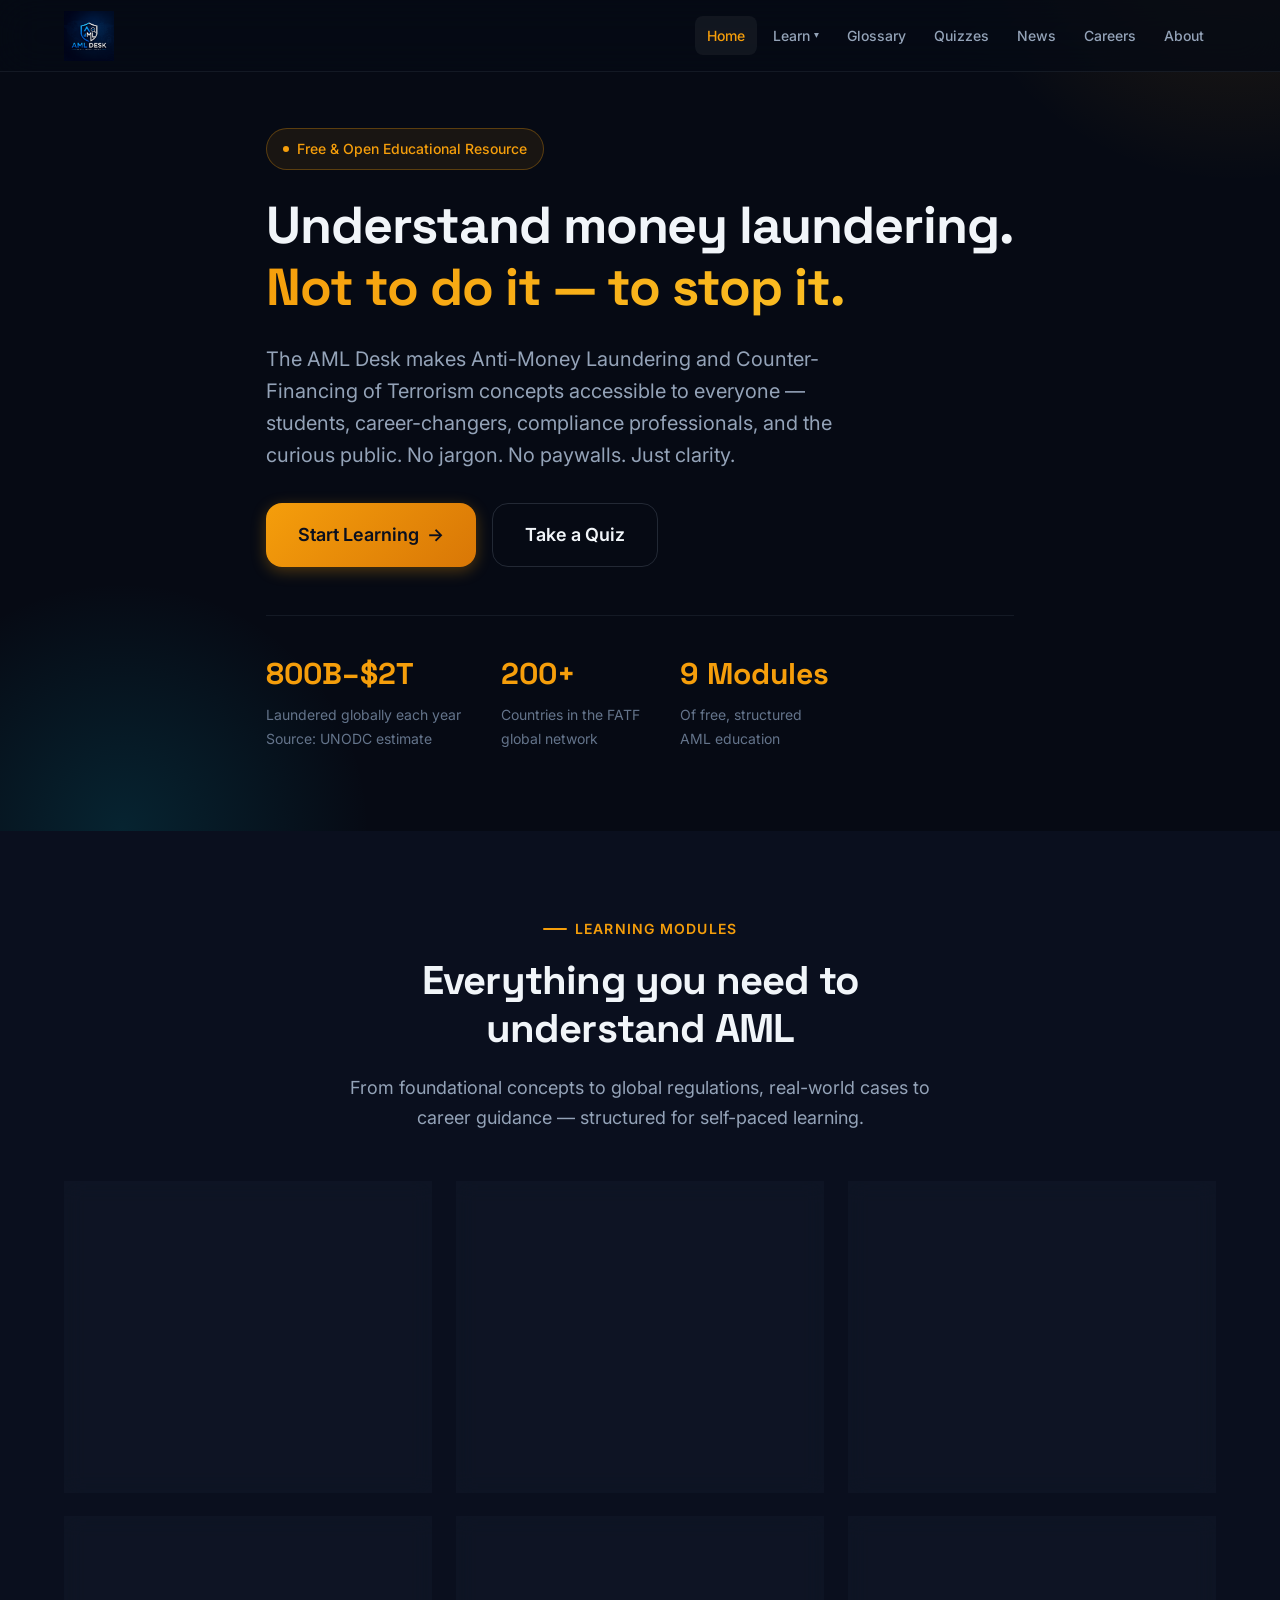
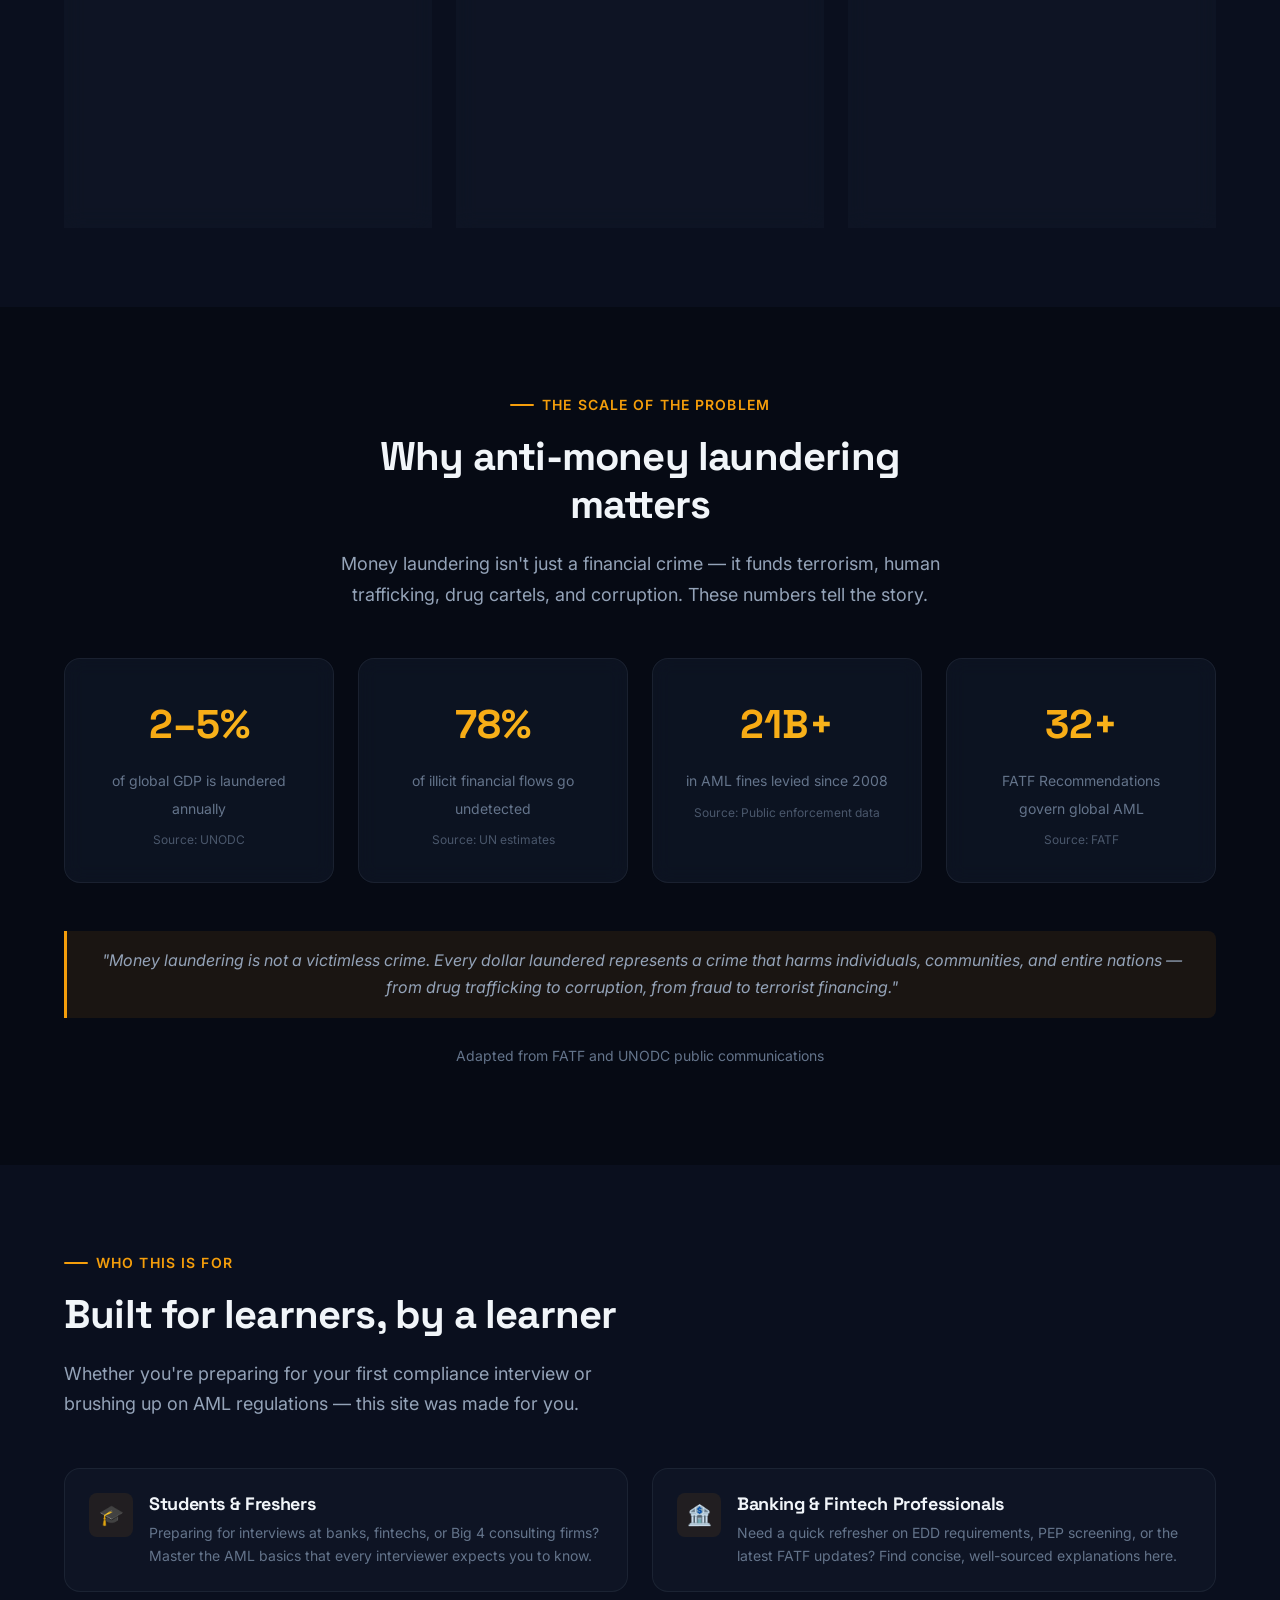
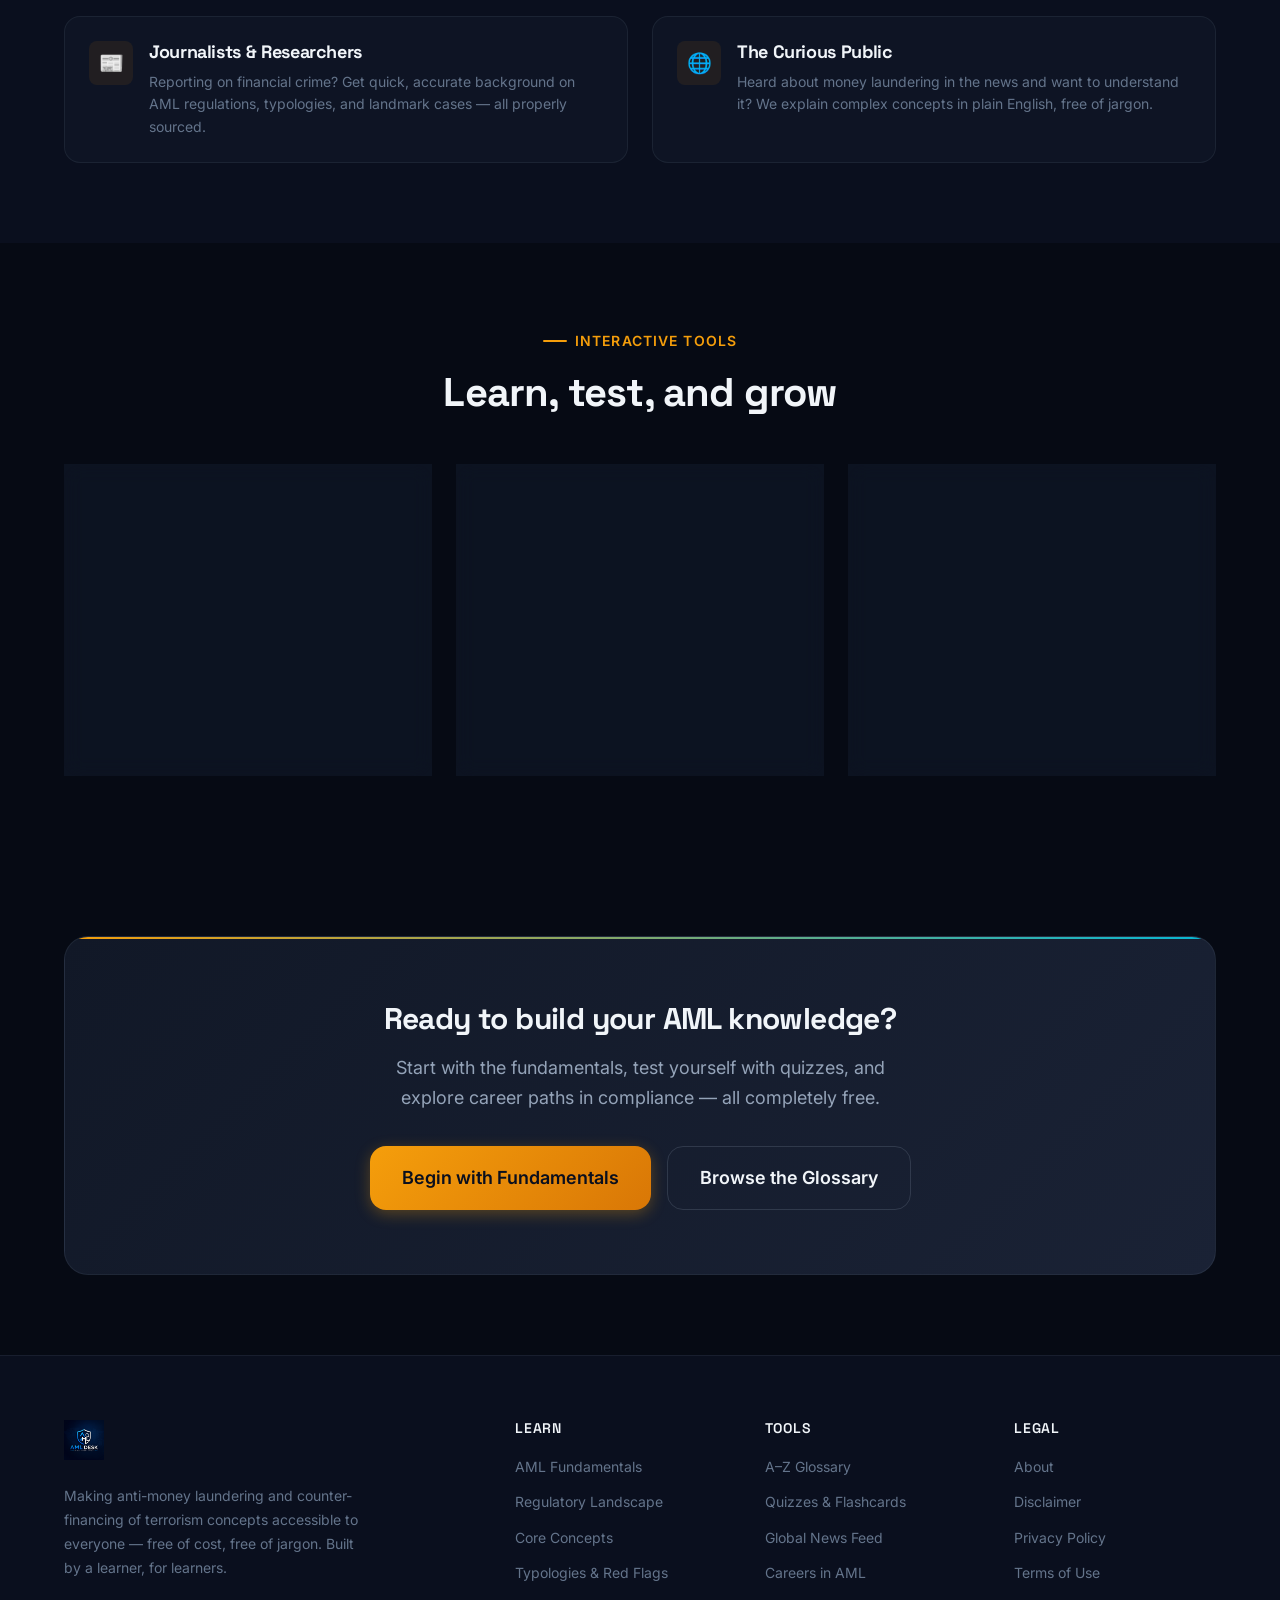
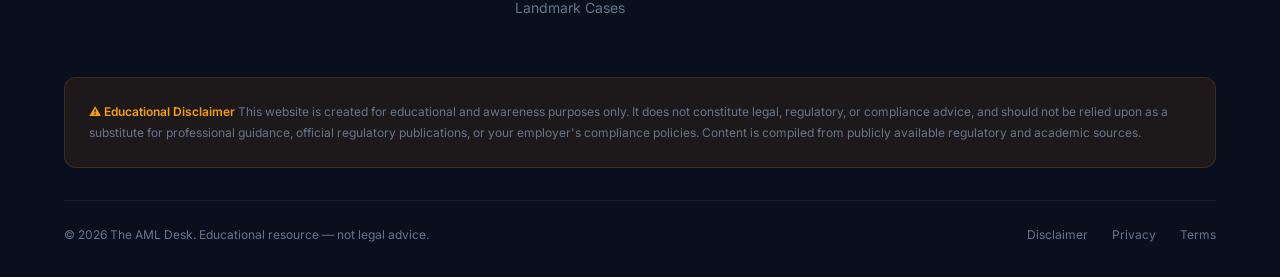
<file: index.html>
<!DOCTYPE html>
<html lang="en">
<head>
  <meta charset="UTF-8">
  <meta name="viewport" content="width=device-width, initial-scale=1.0">
  <meta name="description" content="The AML Desk — Free educational resource for Anti-Money Laundering (AML) and Counter-Financing of Terrorism (CFT). Learn AML fundamentals, global regulations, core compliance concepts, and prepare for your AML career.">
  <meta name="keywords" content="AML, Anti-Money Laundering, CFT, KYC, Compliance, FATF, Financial Crime, Education">
  <meta name="author" content="The AML Desk">
  <meta name="robots" content="index, follow">

  <!-- Open Graph -->
  <meta property="og:title" content="The AML Desk — Understand Money Laundering. Not to Do It — to Stop It.">
  <meta property="og:description" content="Free educational resource making AML/CFT concepts, regulations, and global developments understandable to everyone.">
  <meta property="og:type" content="website">
  <meta property="og:locale" content="en_US">

  <title>The AML Desk — Free Anti-Money Laundering Education</title>

  <link rel="stylesheet" href="styles.css">

  <!-- Favicon -->
  <link rel="icon" type="image/png" href="logo.png">
</head>
<body>

  <!-- Skip Navigation (Accessibility) -->
  <a href="#main-content" class="skip-nav">Skip to main content</a>

  <!-- ============================================================
       NAVIGATION
       ============================================================ -->
  <nav class="navbar" role="navigation" aria-label="Main navigation">
    <div class="container">
      <a href="index.html" class="navbar__logo" aria-label="The AML Desk - Home">
        <img src="logo.png" alt="The AML Desk Logo" class="navbar__logo-image">
      </a>

      <ul class="navbar__links" id="nav-links" role="menubar">
        <li role="none">
          <a href="index.html" class="active" role="menuitem">Home</a>
        </li>

        <!-- Learn Dropdown -->
        <li class="navbar__dropdown" role="none">
          <a href="#" class="navbar__dropdown-toggle" role="menuitem" aria-haspopup="true" aria-expanded="false">
            Learn
          </a>
          <ul class="navbar__dropdown-menu" role="menu" aria-label="Learning modules">
            <li role="none"><a href="fundamentals.html" role="menuitem">AML Fundamentals</a></li>
            <li role="none"><a href="regulatory-landscape.html" role="menuitem">Regulatory Landscape</a></li>
            <li role="none"><a href="core-concepts.html" role="menuitem">Core Concepts</a></li>
            <li role="none"><a href="typologies.html" role="menuitem">Typologies & Red Flags</a></li>
            <li role="none"><a href="landmark-cases.html" role="menuitem">Landmark Cases</a></li>
          </ul>
        </li>

        <li role="none"><a href="glossary.html" role="menuitem">Glossary</a></li>
        <li role="none"><a href="quizzes.html" role="menuitem">Quizzes</a></li>
        <li role="none"><a href="news.html" role="menuitem">News</a></li>
        <li role="none"><a href="careers.html" role="menuitem">Careers</a></li>
        <li role="none"><a href="about.html" role="menuitem">About</a></li>
      </ul>

      <button class="navbar__toggle" aria-label="Toggle navigation menu" aria-controls="nav-links" aria-expanded="false">
        <span></span>
        <span></span>
        <span></span>
      </button>
    </div>
  </nav>

  <!-- Mobile overlay -->
  <div class="navbar__overlay" aria-hidden="true"></div>


  <!-- ============================================================
       MAIN CONTENT
       ============================================================ -->
  <main id="main-content">

    <!-- ========== HERO SECTION ========== -->
    <section class="section section--hero hero" aria-labelledby="hero-title">
      <div class="hero__bg" aria-hidden="true"></div>
      <div class="container">
        <div class="hero__content">

          <div class="hero__badge reveal">
            <span class="dot" aria-hidden="true"></span>
            Free &amp; Open Educational Resource
          </div>

          <h1 id="hero-title" class="hero__title reveal">
            Understand money laundering.<br>
            <span class="highlight">Not to do it — to stop it.</span>
          </h1>

          <p class="hero__subtitle reveal">
            The AML Desk makes Anti-Money Laundering and Counter-Financing of Terrorism
            concepts accessible to everyone — students, career-changers, compliance professionals,
            and the curious public. No jargon. No paywalls. Just clarity.
          </p>

          <div class="hero__actions reveal">
            <a href="fundamentals.html" class="btn btn--primary btn--lg" id="cta-start-learning">
              Start Learning
              <span aria-hidden="true">→</span>
            </a>
            <a href="quizzes.html" class="btn btn--secondary btn--lg" id="cta-take-quiz">
              Take a Quiz
            </a>
          </div>

          <div class="hero__stats reveal">
            <div>
              <span class="hero__stat-value" data-count="800" data-suffix="B–$2T">$0</span>
              <span class="hero__stat-label">Laundered globally each year<br><small>Source: UNODC estimate</small></span>
            </div>
            <div>
              <span class="hero__stat-value" data-count="200" data-suffix="+">0</span>
              <span class="hero__stat-label">Countries in the FATF<br>global network</span>
            </div>
            <div>
              <span class="hero__stat-value" data-count="9" data-suffix=" Modules">0</span>
              <span class="hero__stat-label">Of free, structured<br>AML education</span>
            </div>
          </div>

        </div>
      </div>
    </section>


    <!-- ========== SECTION 1: WHAT YOU'LL LEARN ========== -->
    <section class="section section--alt" id="modules" aria-labelledby="modules-title">
      <div class="container">

        <div class="section-header section-header--center reveal">
          <span class="section-header__label">Learning Modules</span>
          <h2 id="modules-title" class="section-header__title">
            Everything you need to understand AML
          </h2>
          <p class="section-header__description">
            From foundational concepts to global regulations, real-world cases to career guidance —
            structured for self-paced learning.
          </p>
        </div>

        <div class="grid grid--3 stagger">

          <!-- Card 1: Fundamentals -->
          <article class="card">
            <div class="card__icon card__icon--amber" aria-hidden="true">🏗️</div>
            <h3 class="card__title">AML Fundamentals</h3>
            <p class="card__text">
              What money laundering is, the three stages (placement, layering, integration),
              why it matters, and how AML, CFT, and sanctions fit together.
            </p>
            <a href="fundamentals.html" class="card__link" aria-label="Read AML Fundamentals">
              Start here <span class="arrow" aria-hidden="true">→</span>
            </a>
          </article>

          <!-- Card 2: Regulatory Landscape -->
          <article class="card">
            <div class="card__icon card__icon--teal" aria-hidden="true">🌍</div>
            <h3 class="card__title">Global Regulations</h3>
            <p class="card__text">
              FATF Recommendations, EU AML Directives, US BSA/Patriot Act, India's PMLA,
              UK POCA/MLR, and the Wolfsberg Principles — all in one place.
            </p>
            <a href="regulatory-landscape.html" class="card__link" aria-label="Explore Global Regulations">
              Explore <span class="arrow" aria-hidden="true">→</span>
            </a>
          </article>

          <!-- Card 3: Core Concepts -->
          <article class="card">
            <div class="card__icon card__icon--purple" aria-hidden="true">🔍</div>
            <h3 class="card__title">Core Concepts</h3>
            <p class="card__text">
              KYC, CDD, EDD, PEPs, beneficial ownership, sanctions screening, transaction
              monitoring, SAR/STR filing, and the Three Lines of Defence — explained plainly.
            </p>
            <a href="core-concepts.html" class="card__link" aria-label="Learn Core Concepts">
              Learn more <span class="arrow" aria-hidden="true">→</span>
            </a>
          </article>

          <!-- Card 4: Typologies -->
          <article class="card">
            <div class="card__icon card__icon--amber" aria-hidden="true">🚩</div>
            <h3 class="card__title">Typologies &amp; Red Flags</h3>
            <p class="card__text">
              Recognise patterns regulators publish — structuring, trade-based laundering,
              shell companies, crypto mixing — at awareness level, never a how-to.
            </p>
            <a href="typologies.html" class="card__link" aria-label="View Typologies and Red Flags">
              View patterns <span class="arrow" aria-hidden="true">→</span>
            </a>
          </article>

          <!-- Card 5: Landmark Cases -->
          <article class="card">
            <div class="card__icon card__icon--teal" aria-hidden="true">⚖️</div>
            <h3 class="card__title">Landmark Cases</h3>
            <p class="card__text">
              HSBC Mexico, Danske Bank Estonia, 1MDB, FTX — summarised from public enforcement
              actions as lessons learned, with original sources linked.
            </p>
            <a href="landmark-cases.html" class="card__link" aria-label="Read Landmark Cases">
              Read cases <span class="arrow" aria-hidden="true">→</span>
            </a>
          </article>

          <!-- Card 6: Careers -->
          <article class="card">
            <div class="card__icon card__icon--purple" aria-hidden="true">🚀</div>
            <h3 class="card__title">Careers in AML</h3>
            <p class="card__text">
              How to break into compliance, certifications (CAMS, NISM, ICA), interview prep
              topics, and resume tips — everything a fresher needs.
            </p>
            <a href="careers.html" class="card__link" aria-label="Explore Careers in AML">
              Get started <span class="arrow" aria-hidden="true">→</span>
            </a>
          </article>

        </div>
      </div>
    </section>


    <!-- ========== SECTION 2: WHY AML MATTERS ========== -->
    <section class="section" id="why-it-matters" aria-labelledby="stats-title">
      <div class="container">

        <div class="section-header section-header--center reveal">
          <span class="section-header__label">The Scale of the Problem</span>
          <h2 id="stats-title" class="section-header__title">
            Why anti-money laundering matters
          </h2>
          <p class="section-header__description">
            Money laundering isn't just a financial crime — it funds terrorism, human trafficking,
            drug cartels, and corruption. These numbers tell the story.
          </p>
        </div>

        <div class="stats-grid stagger">
          <div class="stat-card">
            <span class="stat-card__number" data-count="2" data-suffix="–5%">0</span>
            <span class="stat-card__label">of global GDP is laundered annually</span>
            <span class="stat-card__source">Source: UNODC</span>
          </div>
          <div class="stat-card">
            <span class="stat-card__number" data-count="99" data-suffix="%">0</span>
            <span class="stat-card__label">of illicit financial flows go undetected</span>
            <span class="stat-card__source">Source: UN estimates</span>
          </div>
          <div class="stat-card">
            <span class="stat-card__number" data-count="26" data-suffix="B+">$0</span>
            <span class="stat-card__label">in AML fines levied since 2008</span>
            <span class="stat-card__source">Source: Public enforcement data</span>
          </div>
          <div class="stat-card">
            <span class="stat-card__number" data-count="40" data-suffix="+">0</span>
            <span class="stat-card__label">FATF Recommendations govern global AML</span>
            <span class="stat-card__source">Source: FATF</span>
          </div>
        </div>

        <!-- Brief explainer -->
        <div class="mt-12 text-center reveal">
          <blockquote>
            "Money laundering is not a victimless crime. Every dollar laundered represents a crime
            that harms individuals, communities, and entire nations — from drug trafficking to
            corruption, from fraud to terrorist financing."
          </blockquote>
          <p class="color-muted" style="margin-top: var(--space-4);">
            <small>Adapted from FATF and UNODC public communications</small>
          </p>
        </div>

      </div>
    </section>


    <!-- ========== SECTION 3: BUILT FOR LEARNERS ========== -->
    <section class="section section--alt" id="audience" aria-labelledby="audience-title">
      <div class="container">

        <div class="section-header reveal">
          <span class="section-header__label">Who This Is For</span>
          <h2 id="audience-title" class="section-header__title">
            Built for learners, by a learner
          </h2>
          <p class="section-header__description">
            Whether you're preparing for your first compliance interview or brushing up on
            AML regulations — this site was made for you.
          </p>
        </div>

        <div class="feature-list stagger">

          <div class="feature-item">
            <div class="feature-item__icon" aria-hidden="true">🎓</div>
            <div class="feature-item__content">
              <h4>Students &amp; Freshers</h4>
              <p>
                Preparing for interviews at banks, fintechs, or Big 4 consulting firms?
                Master the AML basics that every interviewer expects you to know.
              </p>
            </div>
          </div>

          <div class="feature-item">
            <div class="feature-item__icon" aria-hidden="true">🏦</div>
            <div class="feature-item__content">
              <h4>Banking &amp; Fintech Professionals</h4>
              <p>
                Need a quick refresher on EDD requirements, PEP screening, or the latest
                FATF updates? Find concise, well-sourced explanations here.
              </p>
            </div>
          </div>

          <div class="feature-item">
            <div class="feature-item__icon" aria-hidden="true">📰</div>
            <div class="feature-item__content">
              <h4>Journalists &amp; Researchers</h4>
              <p>
                Reporting on financial crime? Get quick, accurate background on AML
                regulations, typologies, and landmark cases — all properly sourced.
              </p>
            </div>
          </div>

          <div class="feature-item">
            <div class="feature-item__icon" aria-hidden="true">🌐</div>
            <div class="feature-item__content">
              <h4>The Curious Public</h4>
              <p>
                Heard about money laundering in the news and want to understand it?
                We explain complex concepts in plain English, free of jargon.
              </p>
            </div>
          </div>

        </div>

      </div>
    </section>


    <!-- ========== MORE TOOLS ========== -->
    <section class="section" id="tools" aria-labelledby="tools-title">
      <div class="container">

        <div class="section-header section-header--center reveal">
          <span class="section-header__label">Interactive Tools</span>
          <h2 id="tools-title" class="section-header__title">
            Learn, test, and grow
          </h2>
        </div>

        <div class="grid grid--3 stagger">

          <article class="card">
            <div class="card__icon card__icon--amber" aria-hidden="true">📖</div>
            <h3 class="card__title">A–Z Glossary</h3>
            <p class="card__text">
              Searchable dictionary of 80+ AML acronyms and terms. From "Beneficial Ownership"
              to "Wire Transfer Rule" — every term defined clearly.
            </p>
            <a href="glossary.html" class="card__link" aria-label="Browse the AML Glossary">
              Browse glossary <span class="arrow" aria-hidden="true">→</span>
            </a>
          </article>

          <article class="card">
            <div class="card__icon card__icon--teal" aria-hidden="true">🧠</div>
            <h3 class="card__title">Quizzes &amp; Flashcards</h3>
            <p class="card__text">
              Test your knowledge with module-based quizzes and flip-card reviews.
              Track your progress locally — no account required.
            </p>
            <a href="quizzes.html" class="card__link" aria-label="Take AML Quizzes">
              Start quiz <span class="arrow" aria-hidden="true">→</span>
            </a>
          </article>

          <article class="card">
            <div class="card__icon card__icon--purple" aria-hidden="true">📡</div>
            <h3 class="card__title">Global News Feed</h3>
            <p class="card__text">
              Stay updated with curated links to the latest AML developments from
              FATF, FinCEN, OFAC, EU, RBI, UNODC, and national FIUs.
            </p>
            <a href="news.html" class="card__link" aria-label="Read AML News">
              View news <span class="arrow" aria-hidden="true">→</span>
            </a>
          </article>

        </div>
      </div>
    </section>


    <!-- ========== CTA BANNER ========== -->
    <section class="section" aria-labelledby="cta-title">
      <div class="container">
        <div class="cta-banner reveal">
          <h2 id="cta-title" class="cta-banner__title">
            Ready to build your AML knowledge?
          </h2>
          <p class="cta-banner__text">
            Start with the fundamentals, test yourself with quizzes, and explore career
            paths in compliance — all completely free.
          </p>
          <div class="cta-banner__actions">
            <a href="fundamentals.html" class="btn btn--primary btn--lg" id="cta-bottom-learn">
              Begin with Fundamentals
            </a>
            <a href="glossary.html" class="btn btn--secondary btn--lg" id="cta-bottom-glossary">
              Browse the Glossary
            </a>
          </div>
        </div>
      </div>
    </section>

  </main>


  <!-- ============================================================
       FOOTER
       ============================================================ -->
  <footer class="footer" role="contentinfo">
    <div class="container">

      <div class="footer__grid">

        <!-- Brand -->
        <div class="footer__brand">
          <a href="index.html" class="footer__brand-logo" aria-label="The AML Desk - Home">
            <img src="logo.png" alt="The AML Desk Logo" class="footer__logo-image">
          </a>
          <p>
            Making anti-money laundering and counter-financing of terrorism concepts
            accessible to everyone — free of cost, free of jargon. Built by a learner, for learners.
          </p>
        </div>

        <!-- Learning -->
        <div class="footer__column">
          <h5>Learn</h5>
          <ul>
            <li><a href="fundamentals.html">AML Fundamentals</a></li>
            <li><a href="regulatory-landscape.html">Regulatory Landscape</a></li>
            <li><a href="core-concepts.html">Core Concepts</a></li>
            <li><a href="typologies.html">Typologies &amp; Red Flags</a></li>
            <li><a href="landmark-cases.html">Landmark Cases</a></li>
          </ul>
        </div>

        <!-- Tools -->
        <div class="footer__column">
          <h5>Tools</h5>
          <ul>
            <li><a href="glossary.html">A–Z Glossary</a></li>
            <li><a href="quizzes.html">Quizzes &amp; Flashcards</a></li>
            <li><a href="news.html">Global News Feed</a></li>
            <li><a href="careers.html">Careers in AML</a></li>
          </ul>
        </div>

        <!-- Legal -->
        <div class="footer__column">
          <h5>Legal</h5>
          <ul>
            <li><a href="about.html">About</a></li>
            <li><a href="disclaimer.html">Disclaimer</a></li>
            <li><a href="privacy.html">Privacy Policy</a></li>
            <li><a href="terms.html">Terms of Use</a></li>
          </ul>
        </div>

      </div>

      <!-- Mandatory Disclaimer -->
      <div class="footer__disclaimer" role="note" aria-label="Educational disclaimer">
        <p>
          <strong>⚠️ Educational Disclaimer</strong>
          This website is created for educational and awareness purposes only. It does not
          constitute legal, regulatory, or compliance advice, and should not be relied upon
          as a substitute for professional guidance, official regulatory publications, or
          your employer's compliance policies. Content is compiled from publicly available
          regulatory and academic sources.
        </p>
      </div>

      <!-- Bottom -->
      <div class="footer__bottom">
        <p>&copy; 2026 The AML Desk. Educational resource — not legal advice.</p>
        <div class="footer__bottom-links">
          <a href="disclaimer.html">Disclaimer</a>
          <a href="privacy.html">Privacy</a>
          <a href="terms.html">Terms</a>
        </div>
      </div>

    </div>
  </footer>

  <script src="main.js"></script>

</body>
</html>
</file>
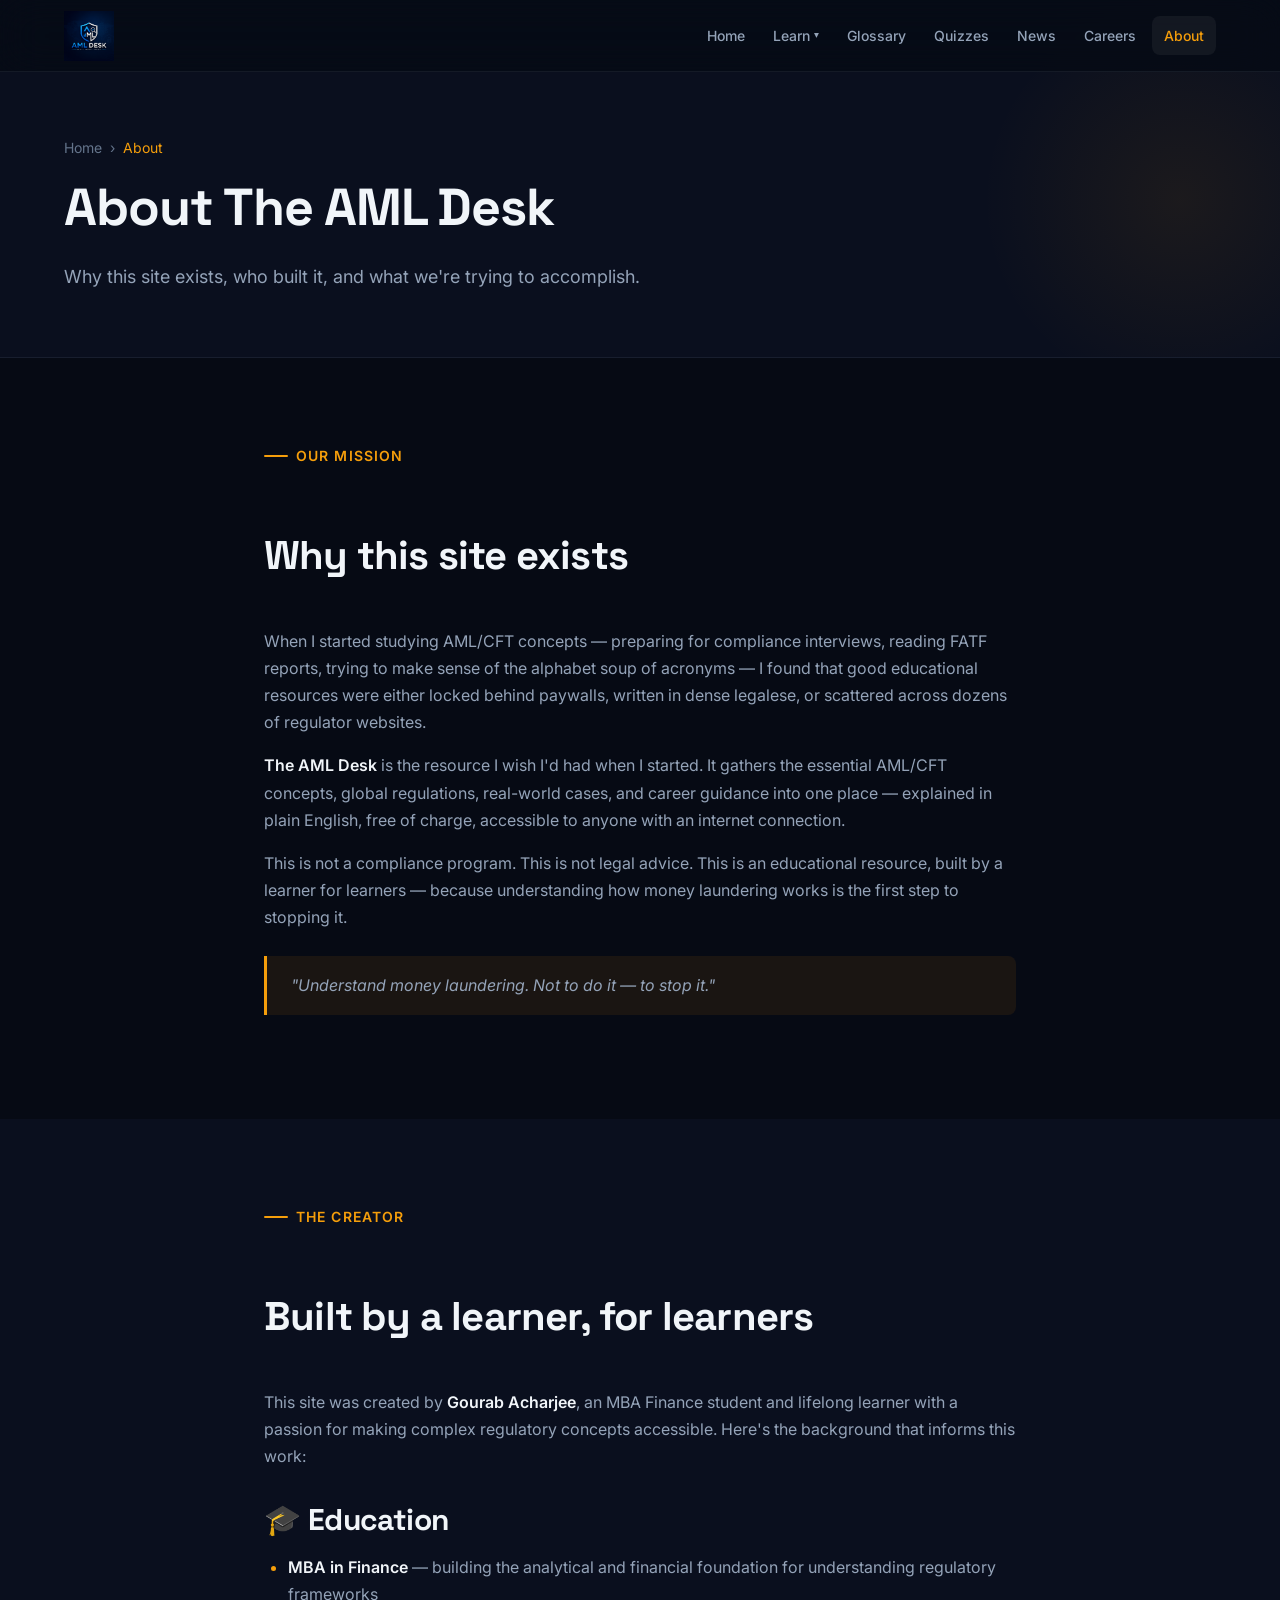
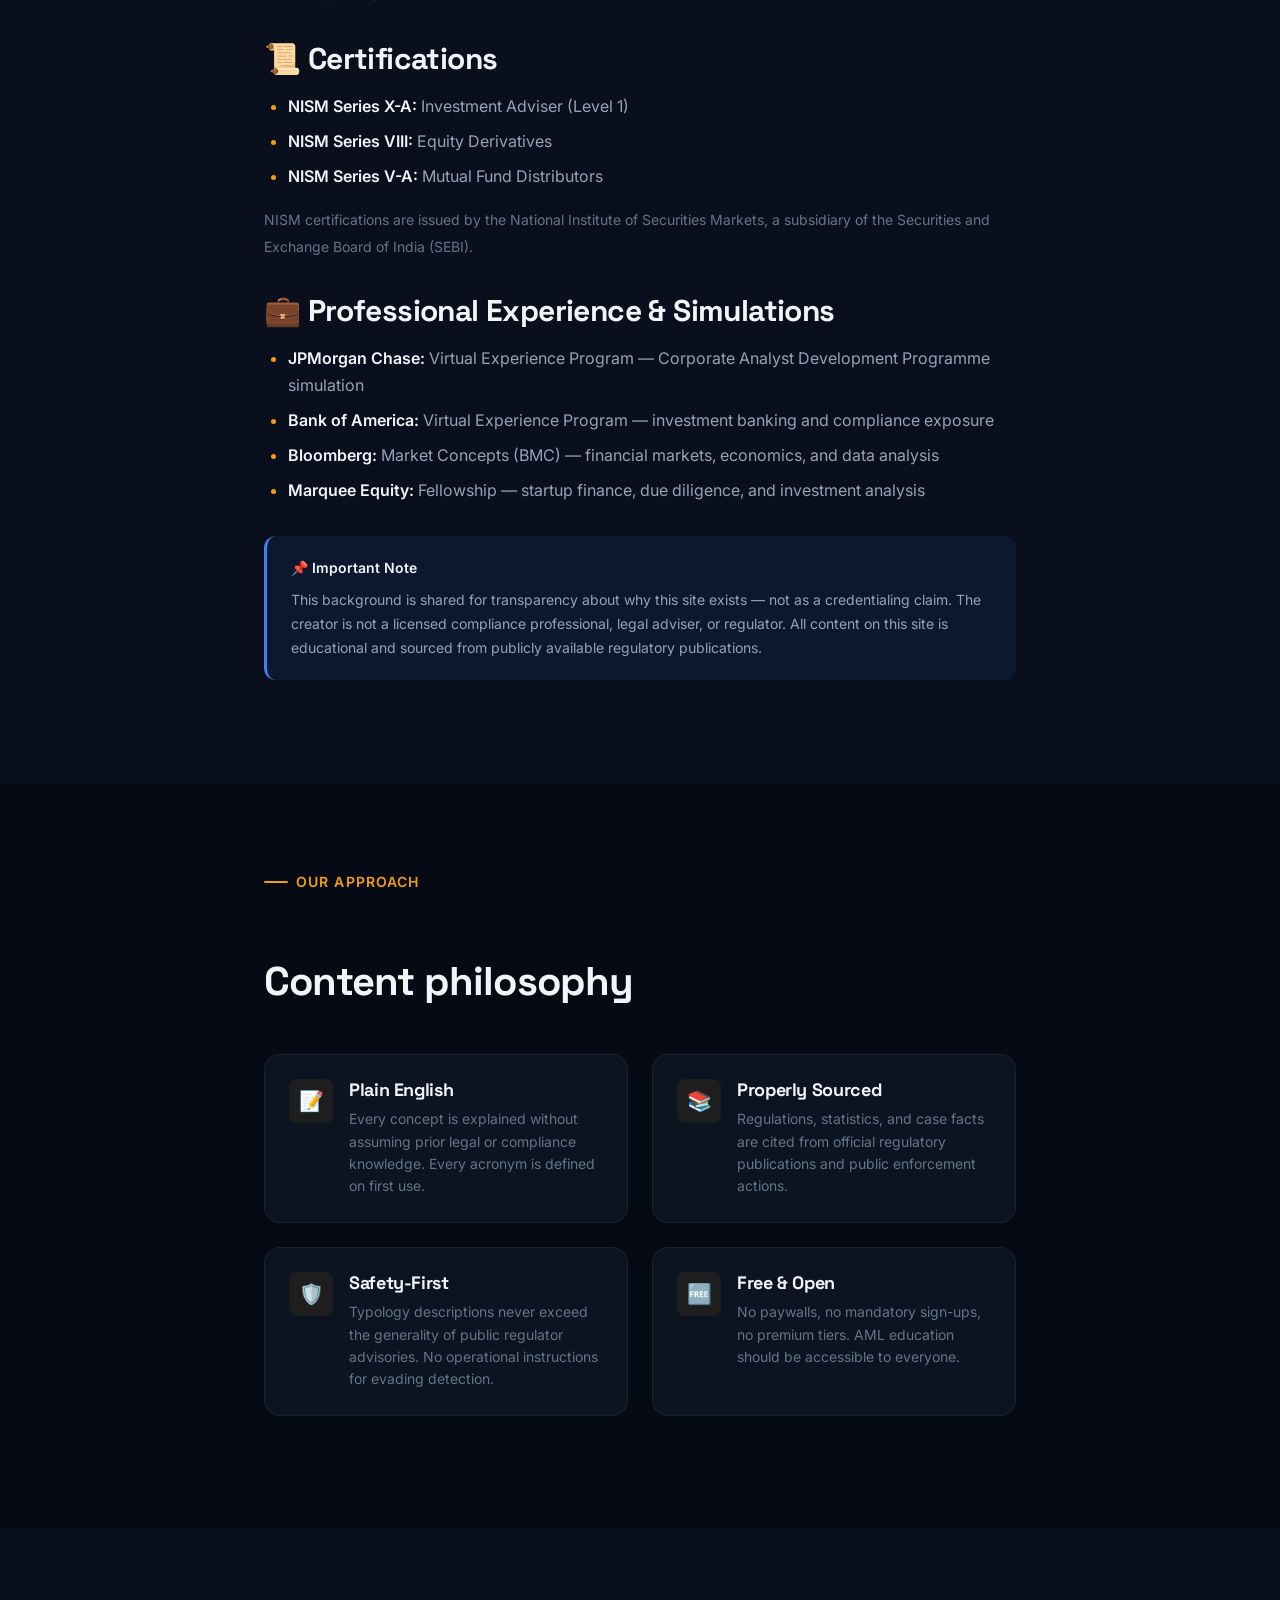
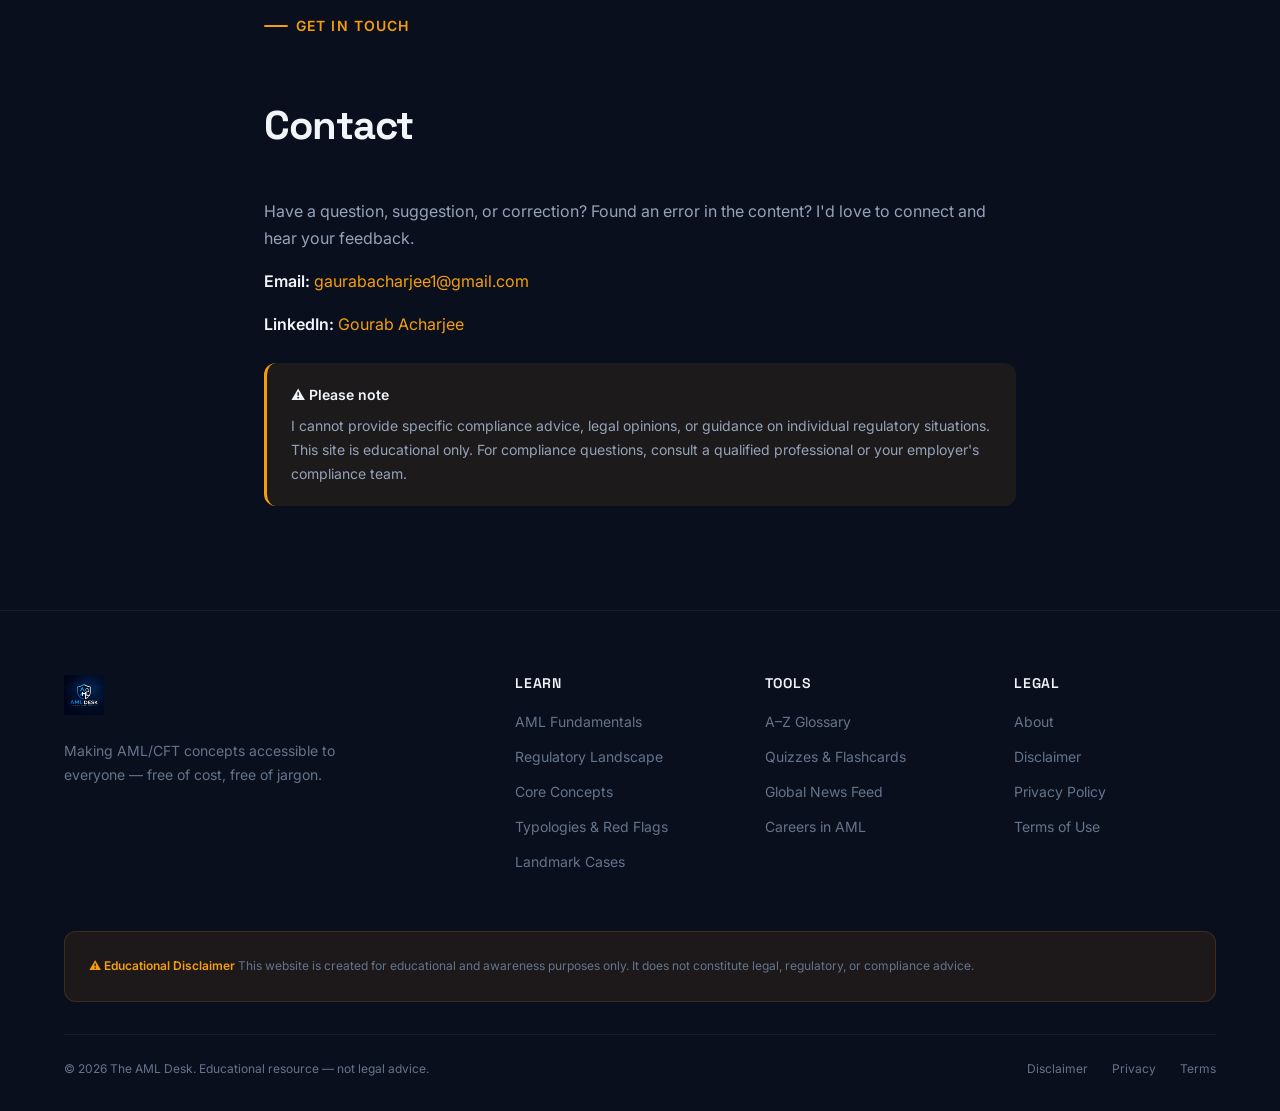
<file: about.html>
<!DOCTYPE html>
<html lang="en">
<head>
  <meta charset="UTF-8">
  <meta name="viewport" content="width=device-width, initial-scale=1.0">
  <meta name="description" content="About The AML Desk: why this free AML educational resource exists, the creator's background, and the mission to make AML/CFT accessible to everyone.">
  <title>About — The AML Desk</title>
  <link rel="stylesheet" href="styles.css">
  <link rel="icon" type="image/png" href="logo.png">
</head>
<body>
  <a href="#main-content" class="skip-nav">Skip to main content</a>
  <nav class="navbar" role="navigation" aria-label="Main navigation">
    <div class="container">
      <a href="index.html" class="navbar__logo"><img src="logo.png" alt="The AML Desk Logo" class="navbar__logo-image"></a>
      <ul class="navbar__links" id="nav-links" role="menubar">
        <li role="none"><a href="index.html" role="menuitem">Home</a></li>
        <li class="navbar__dropdown" role="none"><a href="#" class="navbar__dropdown-toggle" role="menuitem" aria-haspopup="true">Learn</a><ul class="navbar__dropdown-menu" role="menu"><li role="none"><a href="fundamentals.html" role="menuitem">AML Fundamentals</a></li><li role="none"><a href="regulatory-landscape.html" role="menuitem">Regulatory Landscape</a></li><li role="none"><a href="core-concepts.html" role="menuitem">Core Concepts</a></li><li role="none"><a href="typologies.html" role="menuitem">Typologies & Red Flags</a></li><li role="none"><a href="landmark-cases.html" role="menuitem">Landmark Cases</a></li></ul></li>
        <li role="none"><a href="glossary.html" role="menuitem">Glossary</a></li>
        <li role="none"><a href="quizzes.html" role="menuitem">Quizzes</a></li>
        <li role="none"><a href="news.html" role="menuitem">News</a></li>
        <li role="none"><a href="careers.html" role="menuitem">Careers</a></li>
        <li role="none"><a href="about.html" role="menuitem">About</a></li>
      </ul>
      <button class="navbar__toggle" aria-label="Toggle navigation menu"><span></span><span></span><span></span></button>
    </div>
  </nav>
  <div class="navbar__overlay" aria-hidden="true"></div>

  <main id="main-content">
    <header class="page-header">
      <div class="container">
        <nav class="page-header__breadcrumb" aria-label="Breadcrumb"><a href="index.html">Home</a><span aria-hidden="true">›</span><span class="current">About</span></nav>
        <h1>About The AML Desk</h1>
        <p>Why this site exists, who built it, and what we're trying to accomplish.</p>
      </div>
    </header>

    <!-- Why This Site Exists -->
    <section class="section" id="mission">
      <div class="container container--narrow">
        <div class="content-body">
          <div class="section-header reveal"><span class="section-header__label">Our Mission</span><h2>Why this site exists</h2></div>

          <p class="reveal">
            When I started studying AML/CFT concepts — preparing for compliance interviews, reading FATF reports,
            trying to make sense of the alphabet soup of acronyms — I found that good educational resources were
            either locked behind paywalls, written in dense legalese, or scattered across dozens of regulator websites.
          </p>

          <p class="reveal">
            <strong>The AML Desk</strong> is the resource I wish I'd had when I started. It gathers the essential
            AML/CFT concepts, global regulations, real-world cases, and career guidance into one place — explained
            in plain English, free of charge, accessible to anyone with an internet connection.
          </p>

          <p class="reveal">
            This is not a compliance program. This is not legal advice. This is an educational resource, built by
            a learner for learners — because understanding how money laundering works is the first step to stopping it.
          </p>

          <blockquote class="reveal">
            "Understand money laundering. Not to do it — to stop it."
          </blockquote>
        </div>
      </div>
    </section>

    <!-- Creator Background -->
    <section class="section section--alt" id="creator">
      <div class="container container--narrow">
        <div class="content-body">
          <div class="section-header reveal"><span class="section-header__label">The Creator</span><h2>Built by a learner, for learners</h2></div>

          <p class="reveal">
            This site was created by <strong>Gourab Acharjee</strong>, an MBA Finance student and lifelong learner with a passion for making
            complex regulatory concepts accessible. Here's the background that informs this work:
          </p>

          <div class="reveal" style="margin: var(--space-8) 0;">
            <h3>🎓 Education</h3>
            <ul>
              <li><strong>MBA in Finance</strong> — building the analytical and financial foundation for understanding regulatory frameworks</li>
            </ul>
          </div>

          <div class="reveal" style="margin: var(--space-8) 0;">
            <h3>📜 Certifications</h3>
            <ul>
              <li><strong>NISM Series X-A:</strong> Investment Adviser (Level 1)</li>
              <li><strong>NISM Series VIII:</strong> Equity Derivatives</li>
              <li><strong>NISM Series V-A:</strong> Mutual Fund Distributors</li>
            </ul>
            <p class="color-muted" style="margin-top: var(--space-2);"><small>NISM certifications are issued by the National Institute of Securities Markets, a subsidiary of the Securities and Exchange Board of India (SEBI).</small></p>
          </div>

          <div class="reveal" style="margin: var(--space-8) 0;">
            <h3>💼 Professional Experience &amp; Simulations</h3>
            <ul>
              <li><strong>JPMorgan Chase:</strong> Virtual Experience Program — Corporate Analyst Development Programme simulation</li>
              <li><strong>Bank of America:</strong> Virtual Experience Program — investment banking and compliance exposure</li>
              <li><strong>Bloomberg:</strong> Market Concepts (BMC) — financial markets, economics, and data analysis</li>
              <li><strong>Marquee Equity:</strong> Fellowship — startup finance, due diligence, and investment analysis</li>
            </ul>
          </div>

          <div class="callout callout--info reveal">
            <p>
              <strong>📌 Important Note</strong>
              This background is shared for transparency about why this site exists — not as a credentialing
              claim. The creator is not a licensed compliance professional, legal adviser, or regulator.
              All content on this site is educational and sourced from publicly available regulatory publications.
            </p>
          </div>
        </div>
      </div>
    </section>

    <!-- Content Philosophy -->
    <section class="section" id="philosophy">
      <div class="container container--narrow">
        <div class="content-body">
          <div class="section-header reveal"><span class="section-header__label">Our Approach</span><h2>Content philosophy</h2></div>

          <div class="grid grid--2 stagger" style="margin: var(--space-8) 0;">
            <div class="feature-item">
              <div class="feature-item__icon" aria-hidden="true">📝</div>
              <div class="feature-item__content">
                <h4>Plain English</h4>
                <p>Every concept is explained without assuming prior legal or compliance knowledge. Every acronym is defined on first use.</p>
              </div>
            </div>
            <div class="feature-item">
              <div class="feature-item__icon" aria-hidden="true">📚</div>
              <div class="feature-item__content">
                <h4>Properly Sourced</h4>
                <p>Regulations, statistics, and case facts are cited from official regulatory publications and public enforcement actions.</p>
              </div>
            </div>
            <div class="feature-item">
              <div class="feature-item__icon" aria-hidden="true">🛡️</div>
              <div class="feature-item__content">
                <h4>Safety-First</h4>
                <p>Typology descriptions never exceed the generality of public regulator advisories. No operational instructions for evading detection.</p>
              </div>
            </div>
            <div class="feature-item">
              <div class="feature-item__icon" aria-hidden="true">🆓</div>
              <div class="feature-item__content">
                <h4>Free &amp; Open</h4>
                <p>No paywalls, no mandatory sign-ups, no premium tiers. AML education should be accessible to everyone.</p>
              </div>
            </div>
          </div>
        </div>
      </div>
    </section>

    <!-- Contact -->
    <section class="section section--alt" id="contact">
      <div class="container container--narrow">
        <div class="content-body">
          <div class="section-header reveal"><span class="section-header__label">Get in Touch</span><h2>Contact</h2></div>
          <p class="reveal">
            Have a question, suggestion, or correction? Found an error in the content?
            I'd love to connect and hear your feedback.
          </p>
          <div class="reveal" style="margin-bottom: var(--space-4);">
            <p style="margin-bottom: var(--space-2);"><strong>Email:</strong> <a href="mailto:gaurabacharjee1@gmail.com">gaurabacharjee1@gmail.com</a></p>
            <p><strong>LinkedIn:</strong> <a href="https://www.linkedin.com/in/gourabacharjee/" target="_blank" rel="noopener noreferrer">Gourab Acharjee</a></p>
          </div>
          <div class="callout callout--warning reveal">
            <p><strong>⚠️ Please note</strong> I cannot provide specific compliance advice, legal opinions, or guidance on individual regulatory situations. This site is educational only. For compliance questions, consult a qualified professional or your employer's compliance team.</p>
          </div>
        </div>
      </div>
    </section>
  </main>

  <footer class="footer" role="contentinfo">
    <div class="container">
      <div class="footer__grid">
        <div class="footer__brand"><a href="index.html" class="footer__brand-logo"><img src="logo.png" alt="The AML Desk Logo" class="footer__logo-image"></a><p>Making AML/CFT concepts accessible to everyone — free of cost, free of jargon.</p></div>
        <div class="footer__column"><h5>Learn</h5><ul><li><a href="fundamentals.html">AML Fundamentals</a></li><li><a href="regulatory-landscape.html">Regulatory Landscape</a></li><li><a href="core-concepts.html">Core Concepts</a></li><li><a href="typologies.html">Typologies &amp; Red Flags</a></li><li><a href="landmark-cases.html">Landmark Cases</a></li></ul></div>
        <div class="footer__column"><h5>Tools</h5><ul><li><a href="glossary.html">A–Z Glossary</a></li><li><a href="quizzes.html">Quizzes &amp; Flashcards</a></li><li><a href="news.html">Global News Feed</a></li><li><a href="careers.html">Careers in AML</a></li></ul></div>
        <div class="footer__column"><h5>Legal</h5><ul><li><a href="about.html">About</a></li><li><a href="disclaimer.html">Disclaimer</a></li><li><a href="privacy.html">Privacy Policy</a></li><li><a href="terms.html">Terms of Use</a></li></ul></div>
      </div>
      <div class="footer__disclaimer" role="note"><p><strong>⚠️ Educational Disclaimer</strong> This website is created for educational and awareness purposes only. It does not constitute legal, regulatory, or compliance advice.</p></div>
      <div class="footer__bottom"><p>&copy; 2026 The AML Desk. Educational resource — not legal advice.</p><div class="footer__bottom-links"><a href="disclaimer.html">Disclaimer</a><a href="privacy.html">Privacy</a><a href="terms.html">Terms</a></div></div>
    </div>
  </footer>
  <script src="main.js"></script>
</body>
</html>
</file>
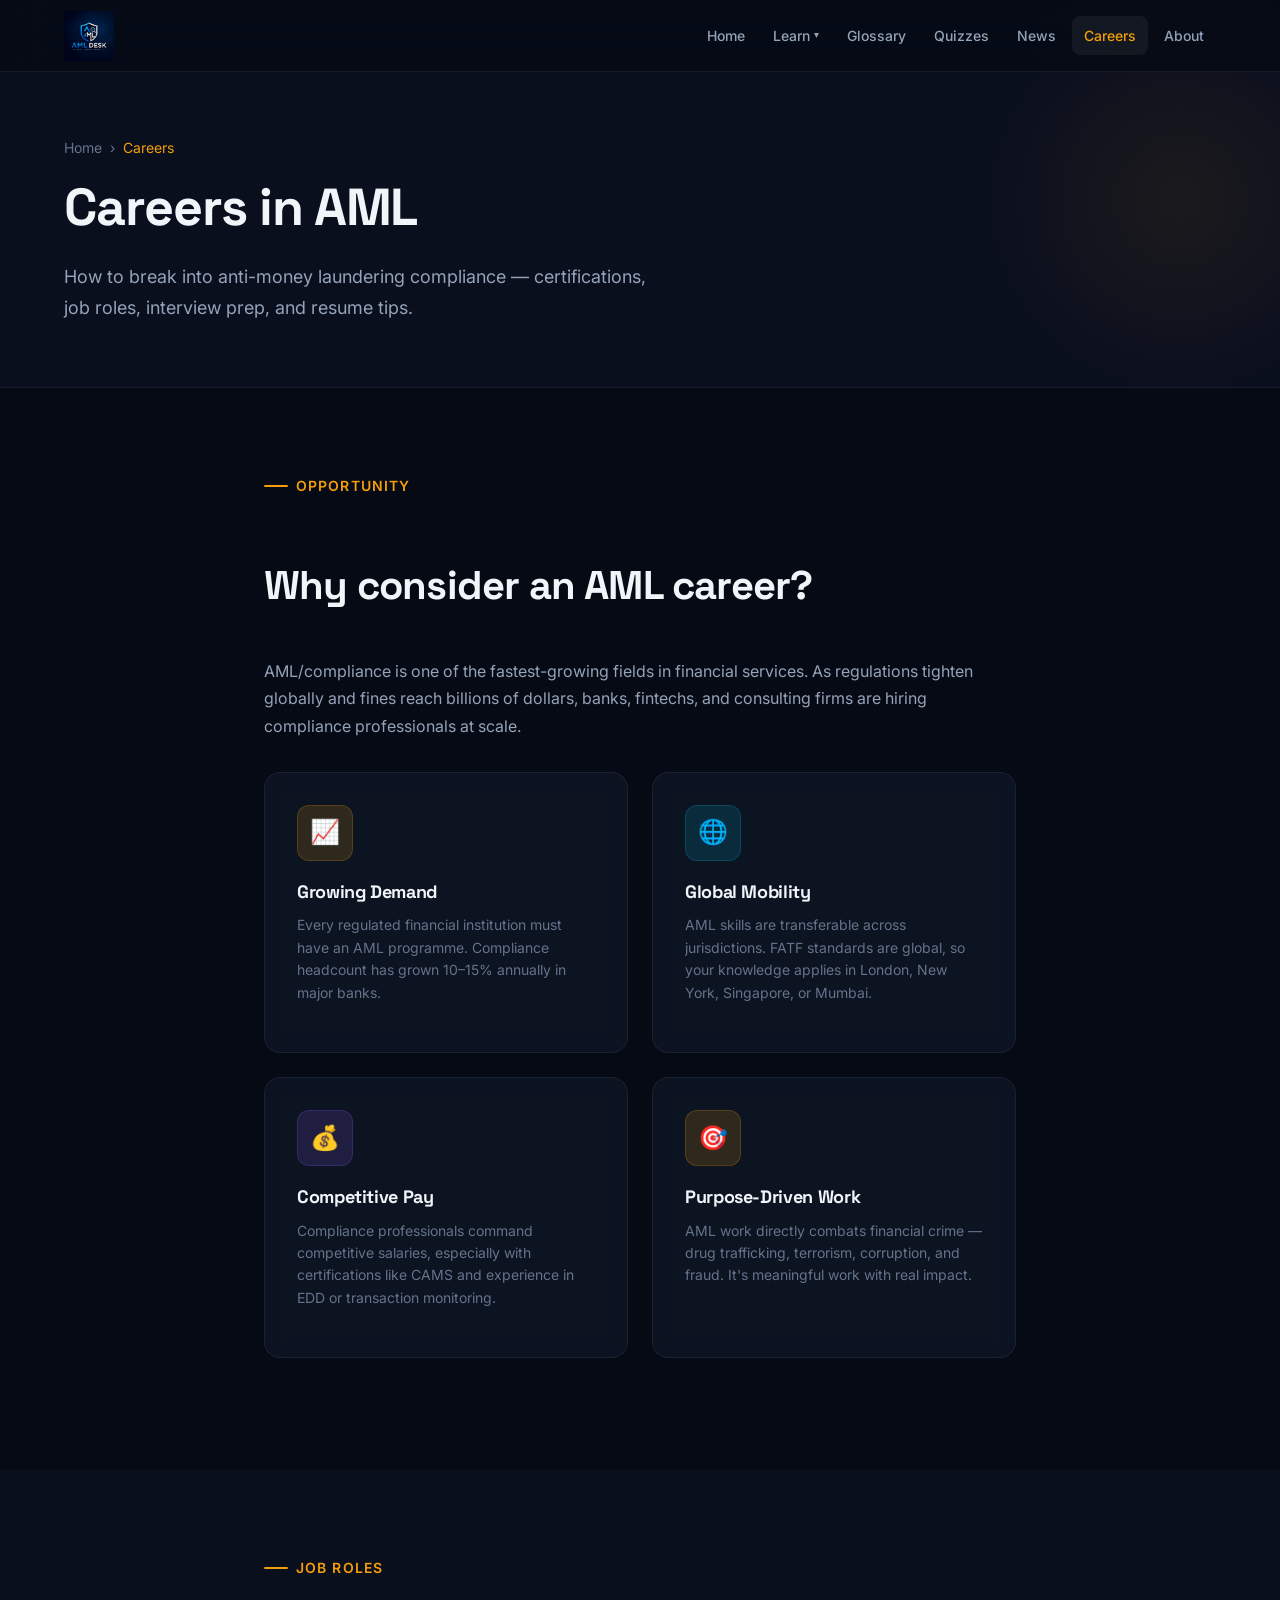
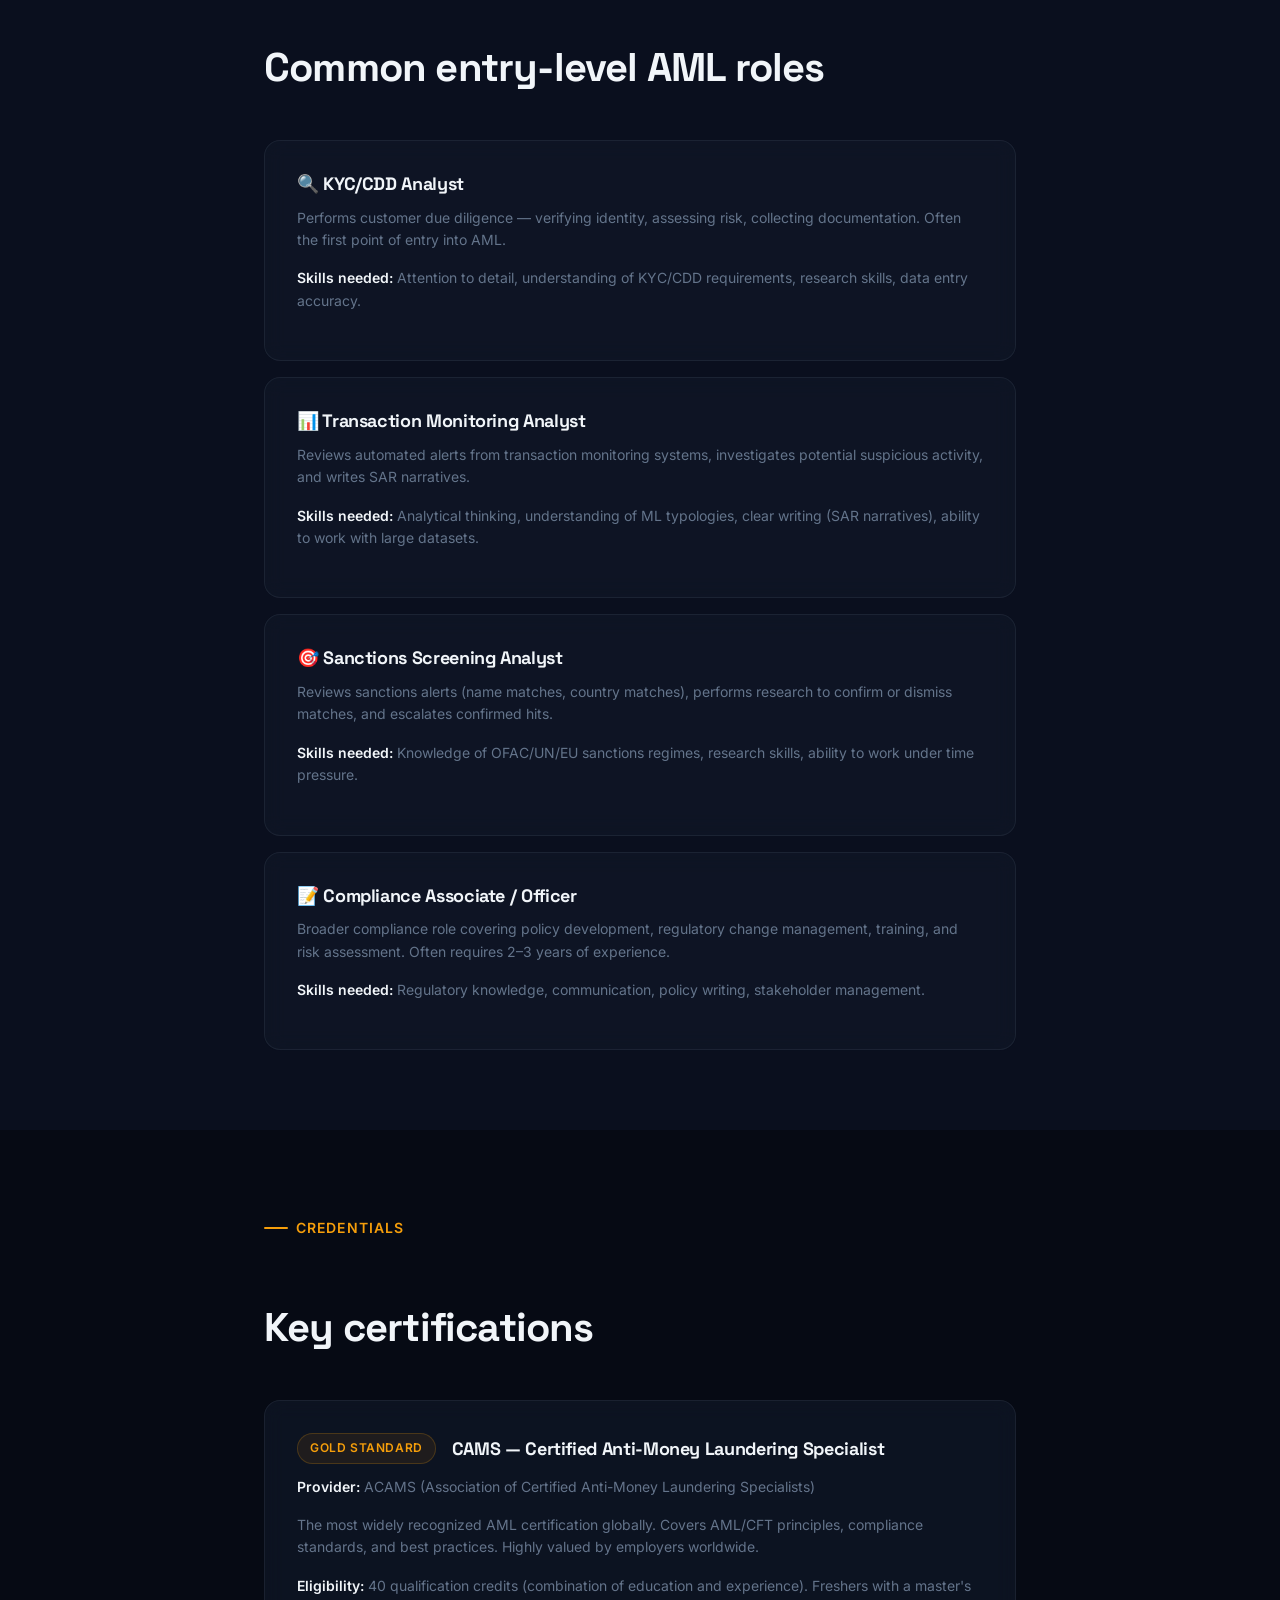
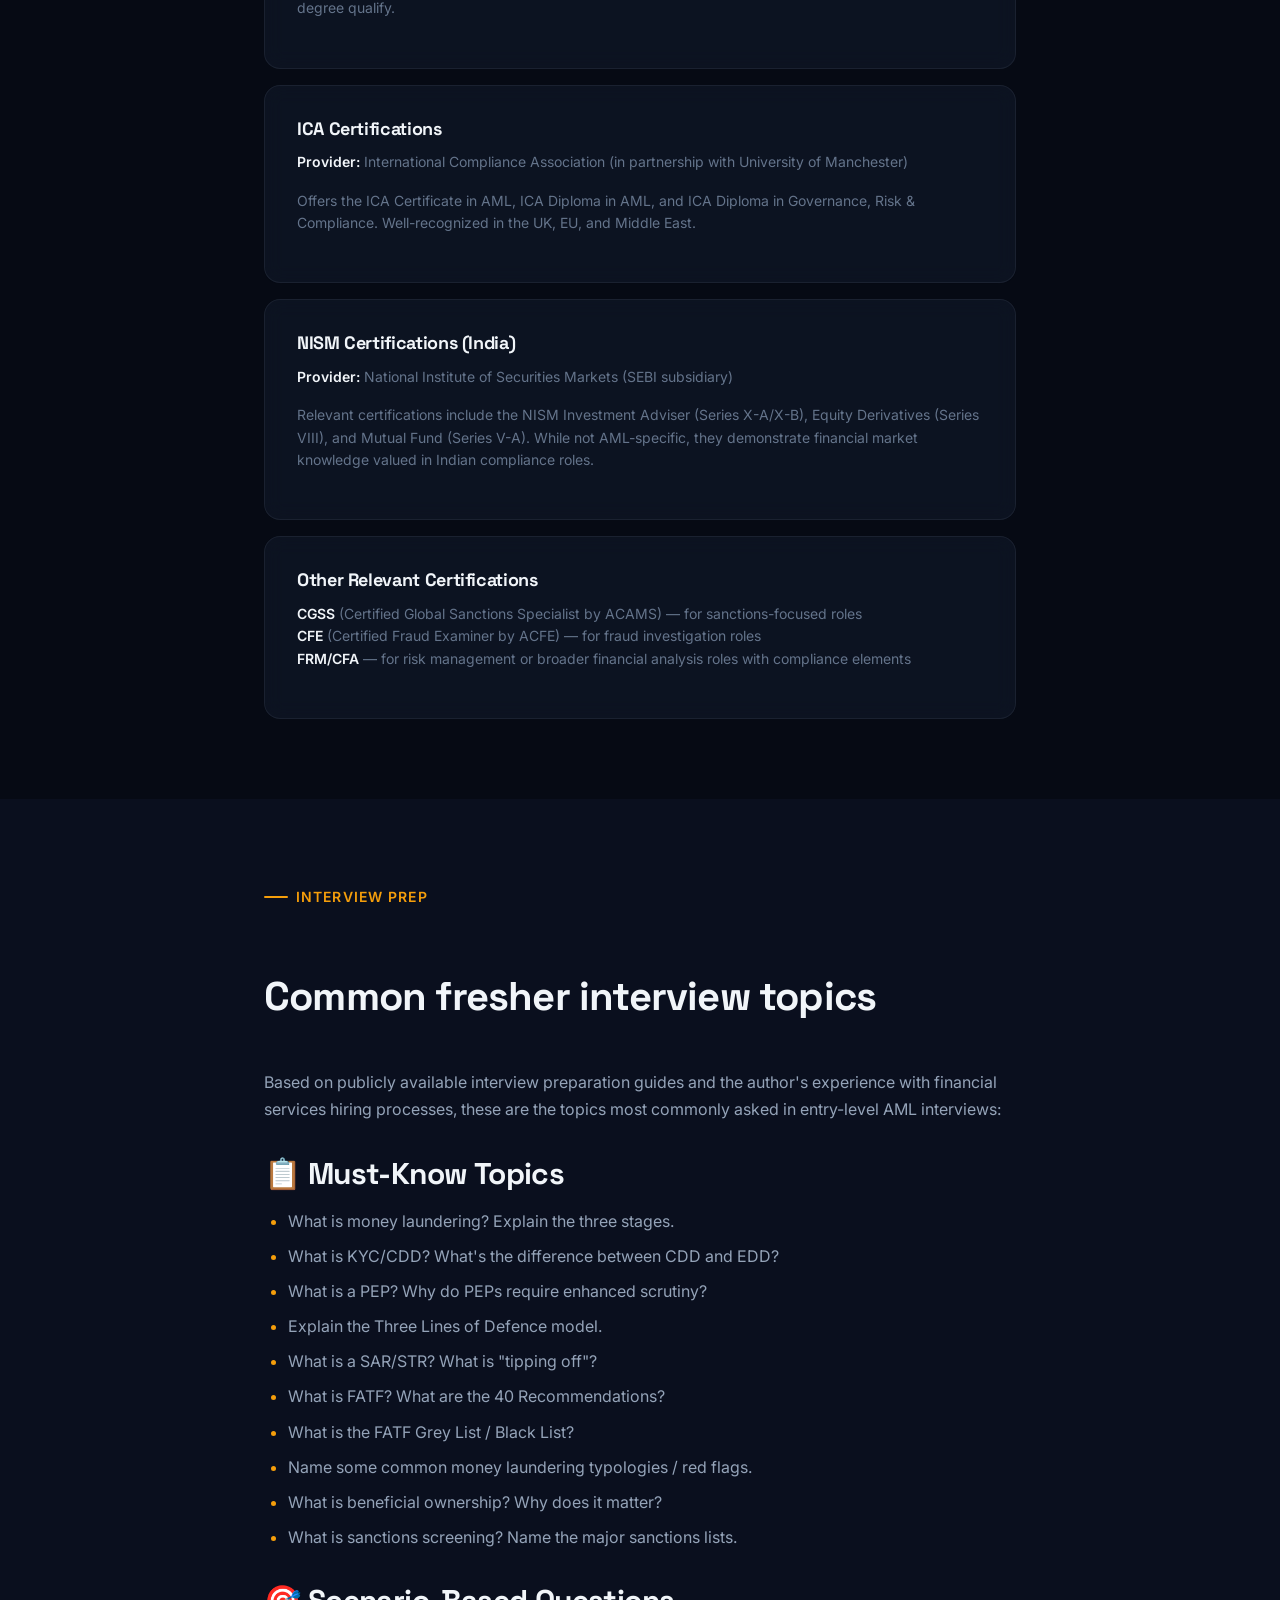
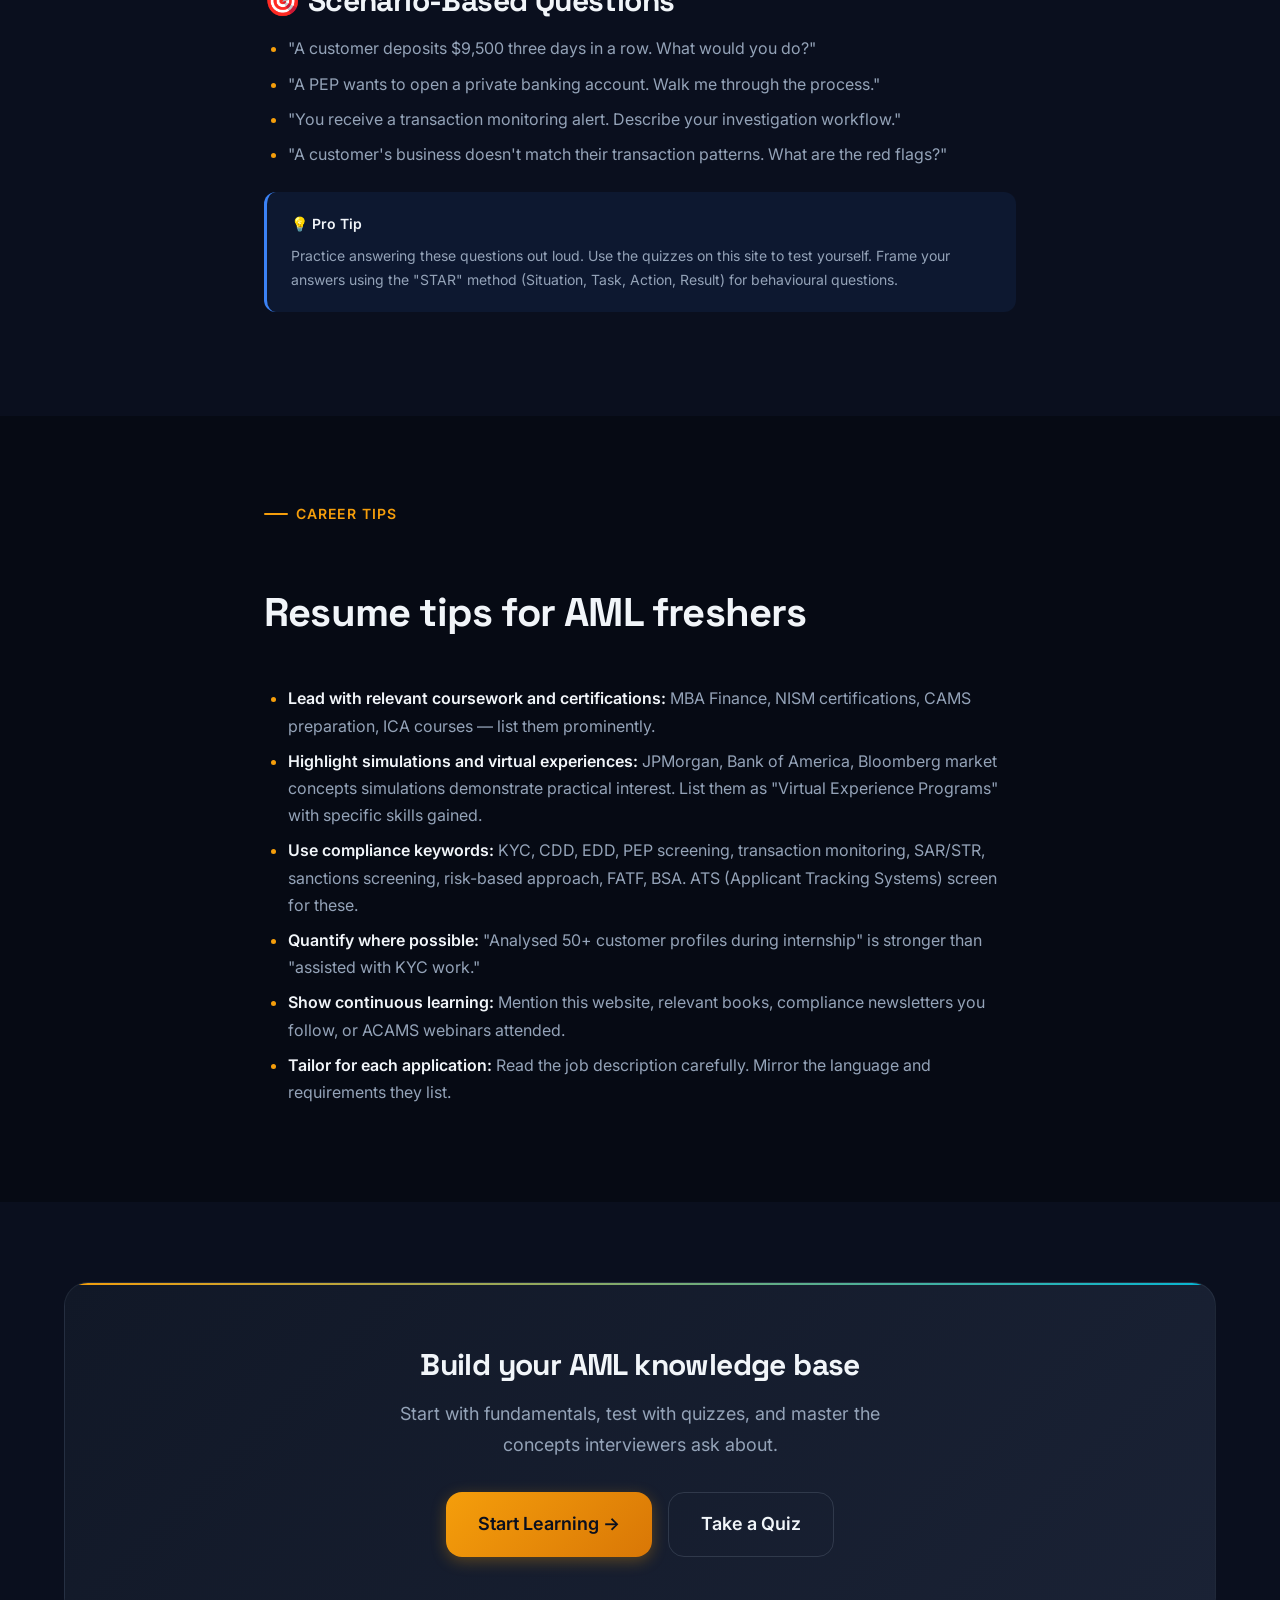
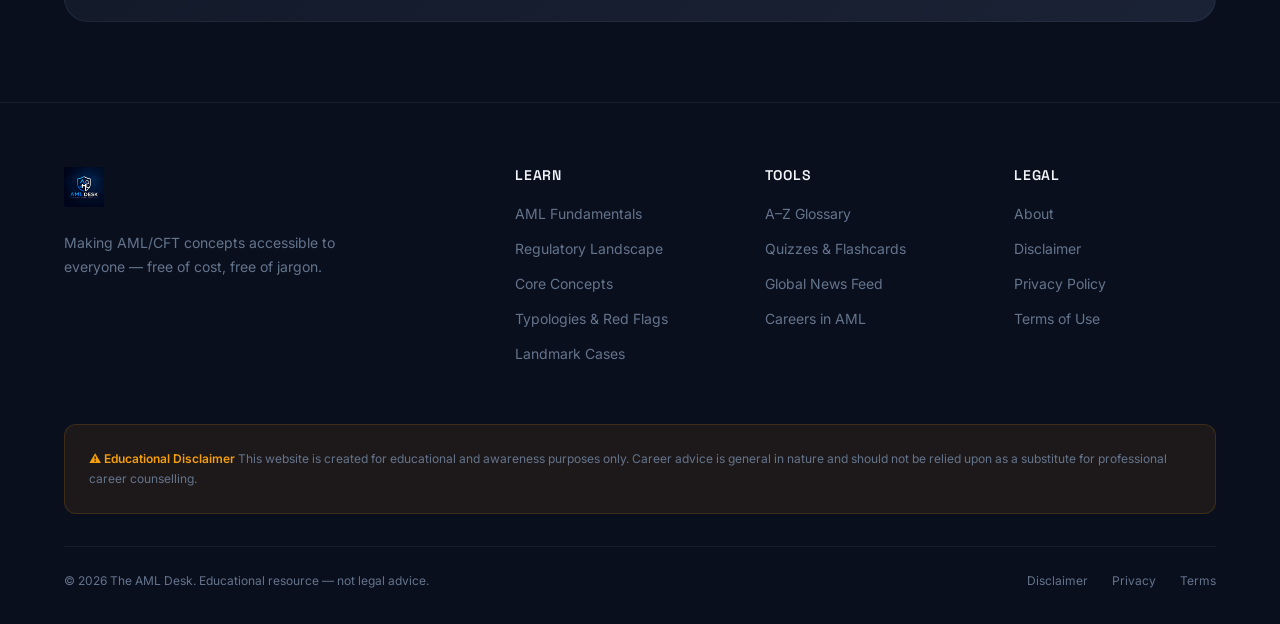
<file: careers.html>
<!DOCTYPE html>
<html lang="en">
<head>
  <meta charset="UTF-8">
  <meta name="viewport" content="width=device-width, initial-scale=1.0">
  <meta name="description" content="How to build a career in AML compliance: certifications (CAMS, NISM, ICA), interview preparation, typical job roles, and resume tips for aspiring compliance professionals.">
  <title>Careers in AML — The AML Desk</title>
  <link rel="stylesheet" href="styles.css">
  <link rel="icon" type="image/png" href="logo.png">
</head>
<body>
  <a href="#main-content" class="skip-nav">Skip to main content</a>
  <nav class="navbar" role="navigation" aria-label="Main navigation">
    <div class="container">
      <a href="index.html" class="navbar__logo"><img src="logo.png" alt="The AML Desk Logo" class="navbar__logo-image"></a>
      <ul class="navbar__links" id="nav-links" role="menubar">
        <li role="none"><a href="index.html" role="menuitem">Home</a></li>
        <li class="navbar__dropdown" role="none"><a href="#" class="navbar__dropdown-toggle" role="menuitem" aria-haspopup="true">Learn</a><ul class="navbar__dropdown-menu" role="menu"><li role="none"><a href="fundamentals.html" role="menuitem">AML Fundamentals</a></li><li role="none"><a href="regulatory-landscape.html" role="menuitem">Regulatory Landscape</a></li><li role="none"><a href="core-concepts.html" role="menuitem">Core Concepts</a></li><li role="none"><a href="typologies.html" role="menuitem">Typologies & Red Flags</a></li><li role="none"><a href="landmark-cases.html" role="menuitem">Landmark Cases</a></li></ul></li>
        <li role="none"><a href="glossary.html" role="menuitem">Glossary</a></li>
        <li role="none"><a href="quizzes.html" role="menuitem">Quizzes</a></li>
        <li role="none"><a href="news.html" role="menuitem">News</a></li>
        <li role="none"><a href="careers.html" role="menuitem">Careers</a></li>
        <li role="none"><a href="about.html" role="menuitem">About</a></li>
      </ul>
      <button class="navbar__toggle" aria-label="Toggle navigation menu"><span></span><span></span><span></span></button>
    </div>
  </nav>
  <div class="navbar__overlay" aria-hidden="true"></div>

  <main id="main-content">
    <header class="page-header">
      <div class="container">
        <nav class="page-header__breadcrumb" aria-label="Breadcrumb"><a href="index.html">Home</a><span aria-hidden="true">›</span><span class="current">Careers</span></nav>
        <h1>Careers in AML</h1>
        <p>How to break into anti-money laundering compliance — certifications, job roles, interview prep, and resume tips.</p>
      </div>
    </header>

    <!-- Why AML Careers -->
    <section class="section" id="why-aml">
      <div class="container container--narrow">
        <div class="content-body">
          <div class="section-header reveal"><span class="section-header__label">Opportunity</span><h2>Why consider an AML career?</h2></div>
          <p class="reveal">AML/compliance is one of the fastest-growing fields in financial services. As regulations tighten globally and fines reach billions of dollars, banks, fintechs, and consulting firms are hiring compliance professionals at scale.</p>
          <div class="grid grid--2 stagger" style="margin: var(--space-8) 0;">
            <div class="card">
              <div class="card__icon card__icon--amber" aria-hidden="true">📈</div>
              <h4 class="card__title" style="font-size: var(--text-lg);">Growing Demand</h4>
              <p class="card__text">Every regulated financial institution must have an AML programme. Compliance headcount has grown 10–15% annually in major banks.</p>
            </div>
            <div class="card">
              <div class="card__icon card__icon--teal" aria-hidden="true">🌐</div>
              <h4 class="card__title" style="font-size: var(--text-lg);">Global Mobility</h4>
              <p class="card__text">AML skills are transferable across jurisdictions. FATF standards are global, so your knowledge applies in London, New York, Singapore, or Mumbai.</p>
            </div>
            <div class="card">
              <div class="card__icon card__icon--purple" aria-hidden="true">💰</div>
              <h4 class="card__title" style="font-size: var(--text-lg);">Competitive Pay</h4>
              <p class="card__text">Compliance professionals command competitive salaries, especially with certifications like CAMS and experience in EDD or transaction monitoring.</p>
            </div>
            <div class="card">
              <div class="card__icon card__icon--amber" aria-hidden="true">🎯</div>
              <h4 class="card__title" style="font-size: var(--text-lg);">Purpose-Driven Work</h4>
              <p class="card__text">AML work directly combats financial crime — drug trafficking, terrorism, corruption, and fraud. It's meaningful work with real impact.</p>
            </div>
          </div>
        </div>
      </div>
    </section>

    <!-- Common Roles -->
    <section class="section section--alt" id="roles">
      <div class="container container--narrow">
        <div class="content-body">
          <div class="section-header reveal"><span class="section-header__label">Job Roles</span><h2>Common entry-level AML roles</h2></div>

          <div class="card reveal" style="margin-bottom: var(--space-4);">
            <h4 class="card__title" style="font-size: var(--text-lg);">🔍 KYC/CDD Analyst</h4>
            <p class="card__text">Performs customer due diligence — verifying identity, assessing risk, collecting documentation. Often the first point of entry into AML.</p>
            <p class="card__text"><strong>Skills needed:</strong> Attention to detail, understanding of KYC/CDD requirements, research skills, data entry accuracy.</p>
          </div>

          <div class="card reveal" style="margin-bottom: var(--space-4);">
            <h4 class="card__title" style="font-size: var(--text-lg);">📊 Transaction Monitoring Analyst</h4>
            <p class="card__text">Reviews automated alerts from transaction monitoring systems, investigates potential suspicious activity, and writes SAR narratives.</p>
            <p class="card__text"><strong>Skills needed:</strong> Analytical thinking, understanding of ML typologies, clear writing (SAR narratives), ability to work with large datasets.</p>
          </div>

          <div class="card reveal" style="margin-bottom: var(--space-4);">
            <h4 class="card__title" style="font-size: var(--text-lg);">🎯 Sanctions Screening Analyst</h4>
            <p class="card__text">Reviews sanctions alerts (name matches, country matches), performs research to confirm or dismiss matches, and escalates confirmed hits.</p>
            <p class="card__text"><strong>Skills needed:</strong> Knowledge of OFAC/UN/EU sanctions regimes, research skills, ability to work under time pressure.</p>
          </div>

          <div class="card reveal">
            <h4 class="card__title" style="font-size: var(--text-lg);">📝 Compliance Associate / Officer</h4>
            <p class="card__text">Broader compliance role covering policy development, regulatory change management, training, and risk assessment. Often requires 2–3 years of experience.</p>
            <p class="card__text"><strong>Skills needed:</strong> Regulatory knowledge, communication, policy writing, stakeholder management.</p>
          </div>
        </div>
      </div>
    </section>

    <!-- Certifications -->
    <section class="section" id="certifications">
      <div class="container container--narrow">
        <div class="content-body">
          <div class="section-header reveal"><span class="section-header__label">Credentials</span><h2>Key certifications</h2></div>

          <div class="card reveal" style="margin-bottom: var(--space-4);">
            <div class="flex items-center gap-4" style="margin-bottom: var(--space-3);">
              <span class="badge badge--amber">Gold Standard</span>
              <h4 style="margin: 0; font-size: var(--text-lg);">CAMS — Certified Anti-Money Laundering Specialist</h4>
            </div>
            <p class="card__text"><strong>Provider:</strong> ACAMS (Association of Certified Anti-Money Laundering Specialists)</p>
            <p class="card__text">The most widely recognized AML certification globally. Covers AML/CFT principles, compliance standards, and best practices. Highly valued by employers worldwide.</p>
            <p class="card__text"><strong>Eligibility:</strong> 40 qualification credits (combination of education and experience). Freshers with a master's degree qualify.</p>
          </div>

          <div class="card reveal" style="margin-bottom: var(--space-4);">
            <h4 class="card__title" style="font-size: var(--text-lg);">ICA Certifications</h4>
            <p class="card__text"><strong>Provider:</strong> International Compliance Association (in partnership with University of Manchester)</p>
            <p class="card__text">Offers the ICA Certificate in AML, ICA Diploma in AML, and ICA Diploma in Governance, Risk & Compliance. Well-recognized in the UK, EU, and Middle East.</p>
          </div>

          <div class="card reveal" style="margin-bottom: var(--space-4);">
            <h4 class="card__title" style="font-size: var(--text-lg);">NISM Certifications (India)</h4>
            <p class="card__text"><strong>Provider:</strong> National Institute of Securities Markets (SEBI subsidiary)</p>
            <p class="card__text">Relevant certifications include the NISM Investment Adviser (Series X-A/X-B), Equity Derivatives (Series VIII), and Mutual Fund (Series V-A). While not AML-specific, they demonstrate financial market knowledge valued in Indian compliance roles.</p>
          </div>

          <div class="card reveal">
            <h4 class="card__title" style="font-size: var(--text-lg);">Other Relevant Certifications</h4>
            <p class="card__text">
              <strong>CGSS</strong> (Certified Global Sanctions Specialist by ACAMS) — for sanctions-focused roles<br>
              <strong>CFE</strong> (Certified Fraud Examiner by ACFE) — for fraud investigation roles<br>
              <strong>FRM/CFA</strong> — for risk management or broader financial analysis roles with compliance elements
            </p>
          </div>
        </div>
      </div>
    </section>

    <!-- Interview Prep -->
    <section class="section section--alt" id="interview-prep">
      <div class="container container--narrow">
        <div class="content-body">
          <div class="section-header reveal"><span class="section-header__label">Interview Prep</span><h2>Common fresher interview topics</h2></div>
          <p class="reveal">Based on publicly available interview preparation guides and the author's experience with financial services hiring processes, these are the topics most commonly asked in entry-level AML interviews:</p>

          <div class="reveal" style="margin: var(--space-6) 0;">
            <h3>📋 Must-Know Topics</h3>
            <ul>
              <li>What is money laundering? Explain the three stages.</li>
              <li>What is KYC/CDD? What's the difference between CDD and EDD?</li>
              <li>What is a PEP? Why do PEPs require enhanced scrutiny?</li>
              <li>Explain the Three Lines of Defence model.</li>
              <li>What is a SAR/STR? What is "tipping off"?</li>
              <li>What is FATF? What are the 40 Recommendations?</li>
              <li>What is the FATF Grey List / Black List?</li>
              <li>Name some common money laundering typologies / red flags.</li>
              <li>What is beneficial ownership? Why does it matter?</li>
              <li>What is sanctions screening? Name the major sanctions lists.</li>
            </ul>
          </div>

          <div class="reveal" style="margin: var(--space-6) 0;">
            <h3>🎯 Scenario-Based Questions</h3>
            <ul>
              <li>"A customer deposits $9,500 three days in a row. What would you do?"</li>
              <li>"A PEP wants to open a private banking account. Walk me through the process."</li>
              <li>"You receive a transaction monitoring alert. Describe your investigation workflow."</li>
              <li>"A customer's business doesn't match their transaction patterns. What are the red flags?"</li>
            </ul>
          </div>

          <div class="callout callout--info reveal">
            <p><strong>💡 Pro Tip</strong> Practice answering these questions out loud. Use the quizzes on this site to test yourself. Frame your answers using the "STAR" method (Situation, Task, Action, Result) for behavioural questions.</p>
          </div>
        </div>
      </div>
    </section>

    <!-- Resume Tips -->
    <section class="section" id="resume-tips">
      <div class="container container--narrow">
        <div class="content-body">
          <div class="section-header reveal"><span class="section-header__label">Career Tips</span><h2>Resume tips for AML freshers</h2></div>
          <ul class="reveal">
            <li><strong>Lead with relevant coursework and certifications:</strong> MBA Finance, NISM certifications, CAMS preparation, ICA courses — list them prominently.</li>
            <li><strong>Highlight simulations and virtual experiences:</strong> JPMorgan, Bank of America, Bloomberg market concepts simulations demonstrate practical interest. List them as "Virtual Experience Programs" with specific skills gained.</li>
            <li><strong>Use compliance keywords:</strong> KYC, CDD, EDD, PEP screening, transaction monitoring, SAR/STR, sanctions screening, risk-based approach, FATF, BSA. ATS (Applicant Tracking Systems) screen for these.</li>
            <li><strong>Quantify where possible:</strong> "Analysed 50+ customer profiles during internship" is stronger than "assisted with KYC work."</li>
            <li><strong>Show continuous learning:</strong> Mention this website, relevant books, compliance newsletters you follow, or ACAMS webinars attended.</li>
            <li><strong>Tailor for each application:</strong> Read the job description carefully. Mirror the language and requirements they list.</li>
          </ul>
        </div>
      </div>
    </section>

    <!-- CTA -->
    <section class="section section--alt">
      <div class="container">
        <div class="cta-banner reveal">
          <h2 class="cta-banner__title">Build your AML knowledge base</h2>
          <p class="cta-banner__text">Start with fundamentals, test with quizzes, and master the concepts interviewers ask about.</p>
          <div class="cta-banner__actions">
            <a href="fundamentals.html" class="btn btn--primary btn--lg">Start Learning →</a>
            <a href="quizzes.html" class="btn btn--secondary btn--lg">Take a Quiz</a>
          </div>
        </div>
      </div>
    </section>
  </main>

  <footer class="footer" role="contentinfo">
    <div class="container">
      <div class="footer__grid">
        <div class="footer__brand"><a href="index.html" class="footer__brand-logo"><img src="logo.png" alt="The AML Desk Logo" class="footer__logo-image"></a><p>Making AML/CFT concepts accessible to everyone — free of cost, free of jargon.</p></div>
        <div class="footer__column"><h5>Learn</h5><ul><li><a href="fundamentals.html">AML Fundamentals</a></li><li><a href="regulatory-landscape.html">Regulatory Landscape</a></li><li><a href="core-concepts.html">Core Concepts</a></li><li><a href="typologies.html">Typologies &amp; Red Flags</a></li><li><a href="landmark-cases.html">Landmark Cases</a></li></ul></div>
        <div class="footer__column"><h5>Tools</h5><ul><li><a href="glossary.html">A–Z Glossary</a></li><li><a href="quizzes.html">Quizzes &amp; Flashcards</a></li><li><a href="news.html">Global News Feed</a></li><li><a href="careers.html">Careers in AML</a></li></ul></div>
        <div class="footer__column"><h5>Legal</h5><ul><li><a href="about.html">About</a></li><li><a href="disclaimer.html">Disclaimer</a></li><li><a href="privacy.html">Privacy Policy</a></li><li><a href="terms.html">Terms of Use</a></li></ul></div>
      </div>
      <div class="footer__disclaimer" role="note"><p><strong>⚠️ Educational Disclaimer</strong> This website is created for educational and awareness purposes only. Career advice is general in nature and should not be relied upon as a substitute for professional career counselling.</p></div>
      <div class="footer__bottom"><p>&copy; 2026 The AML Desk. Educational resource — not legal advice.</p><div class="footer__bottom-links"><a href="disclaimer.html">Disclaimer</a><a href="privacy.html">Privacy</a><a href="terms.html">Terms</a></div></div>
    </div>
  </footer>
  <script src="main.js"></script>
</body>
</html>
</file>
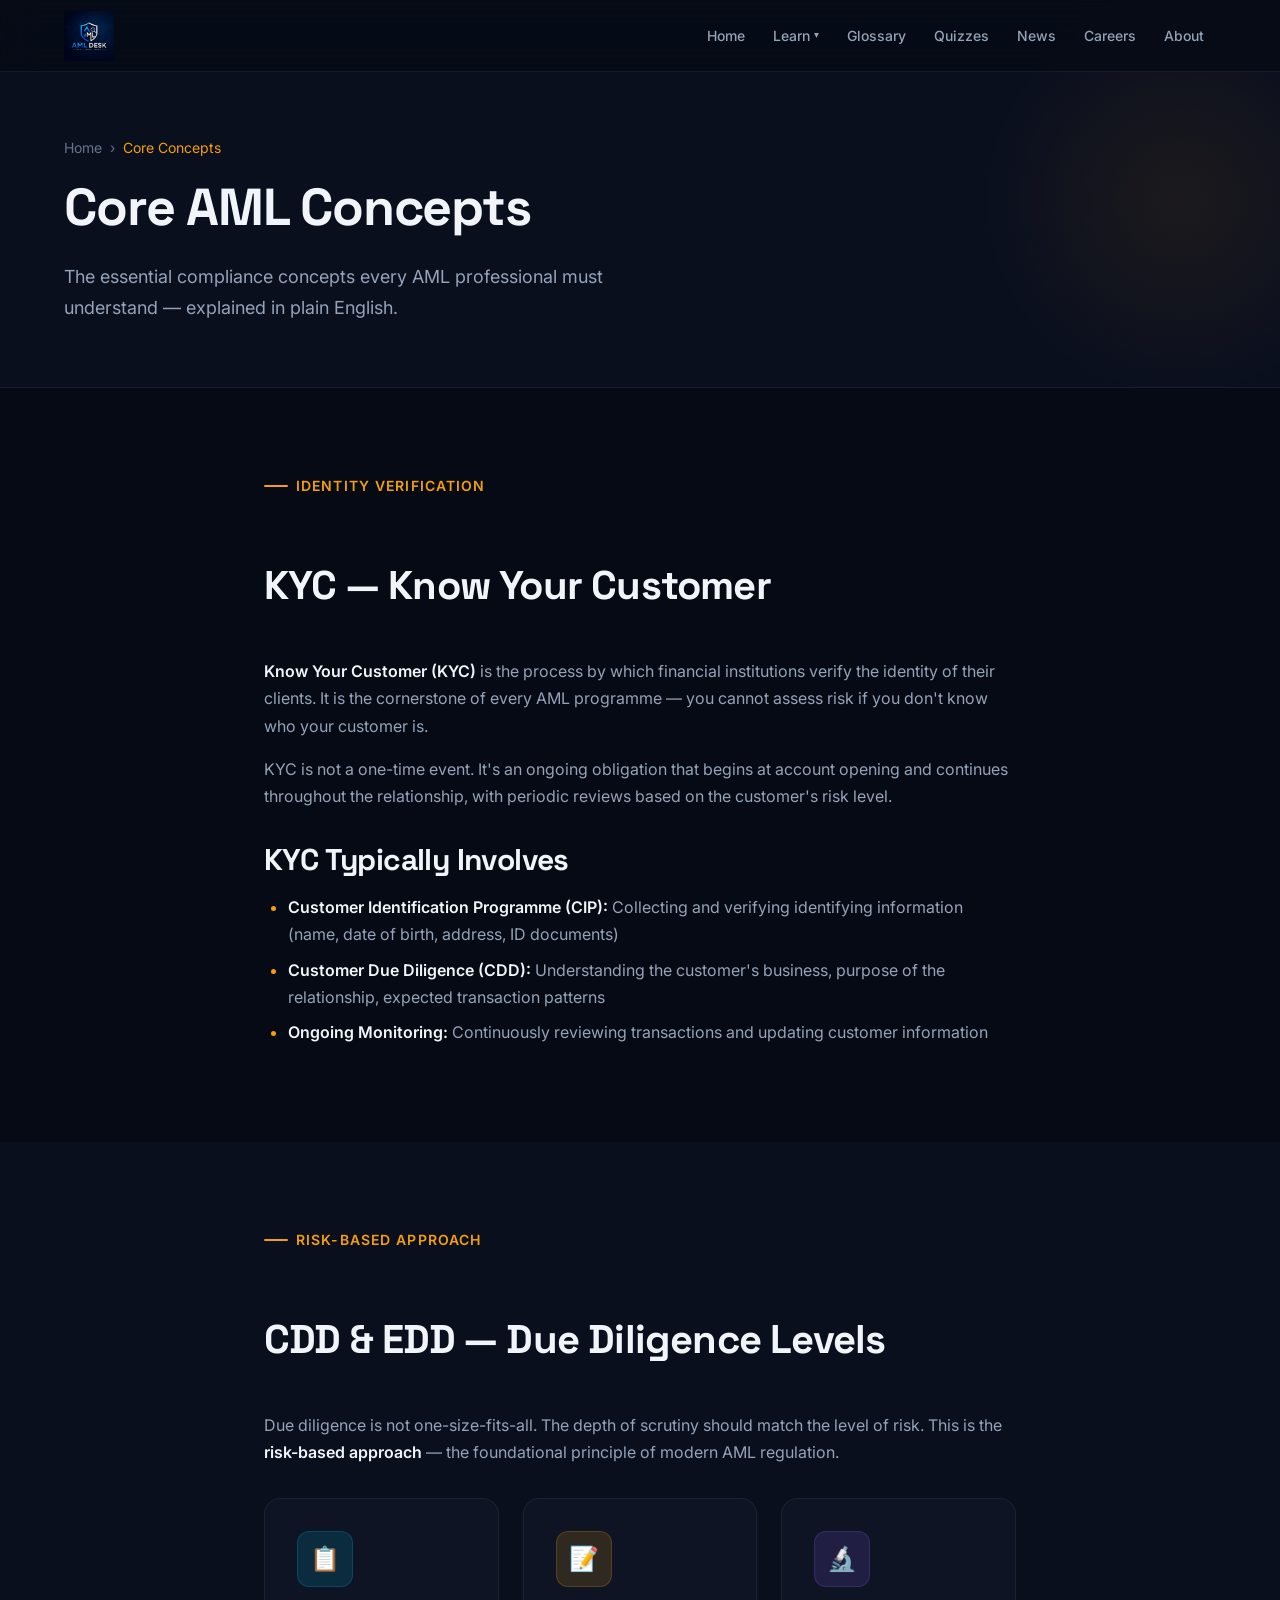
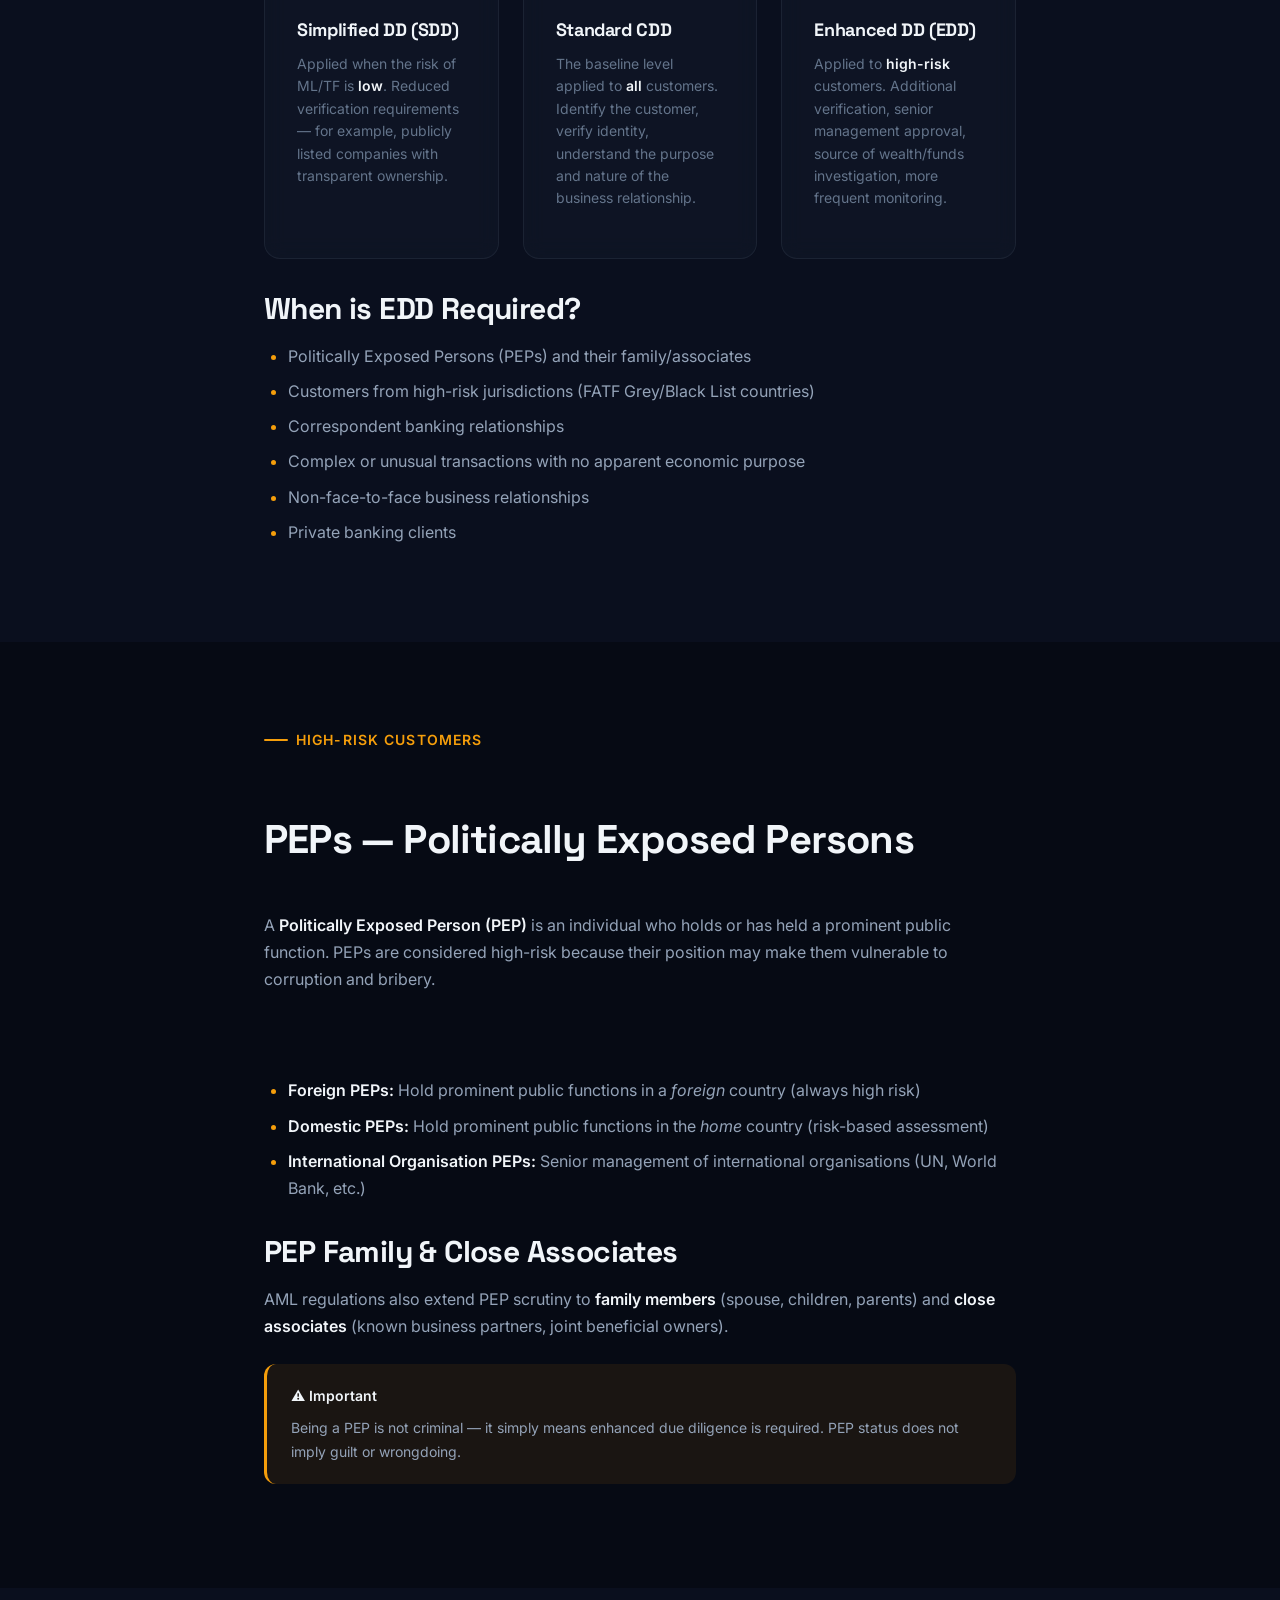
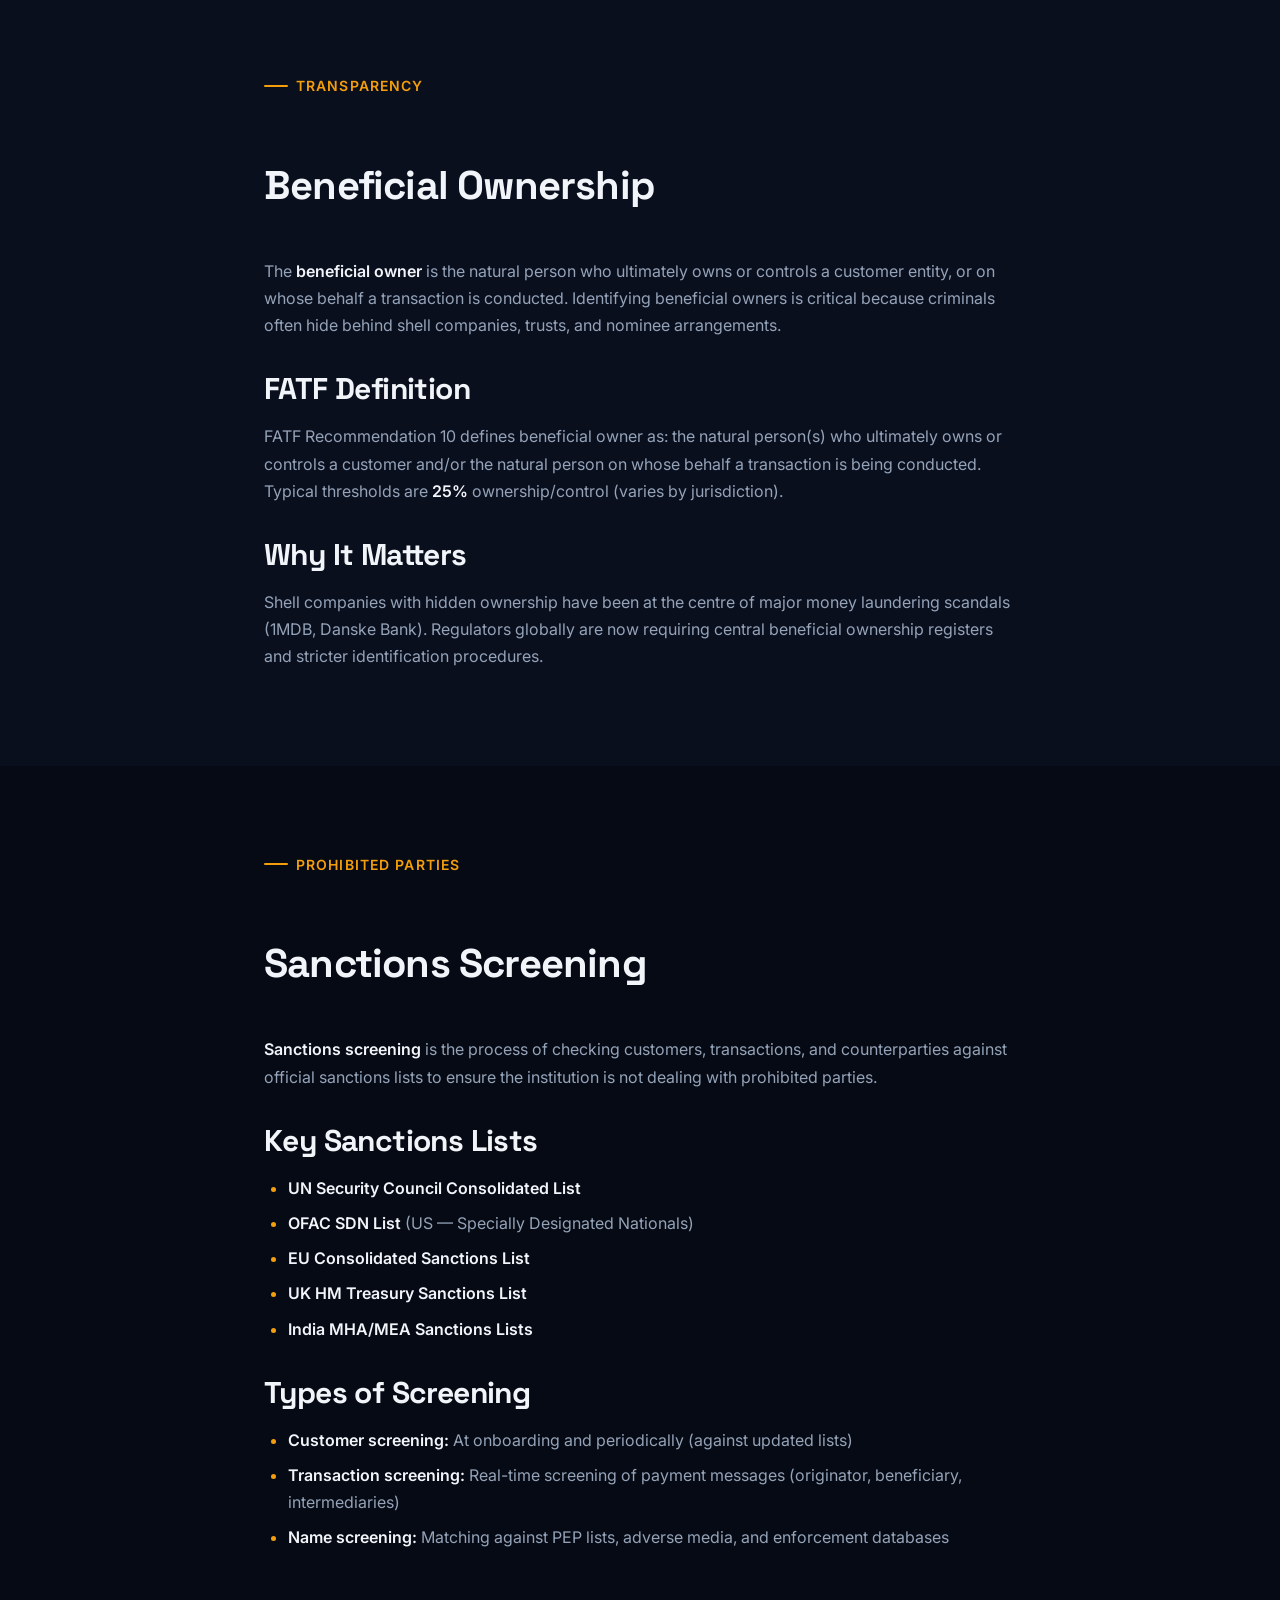
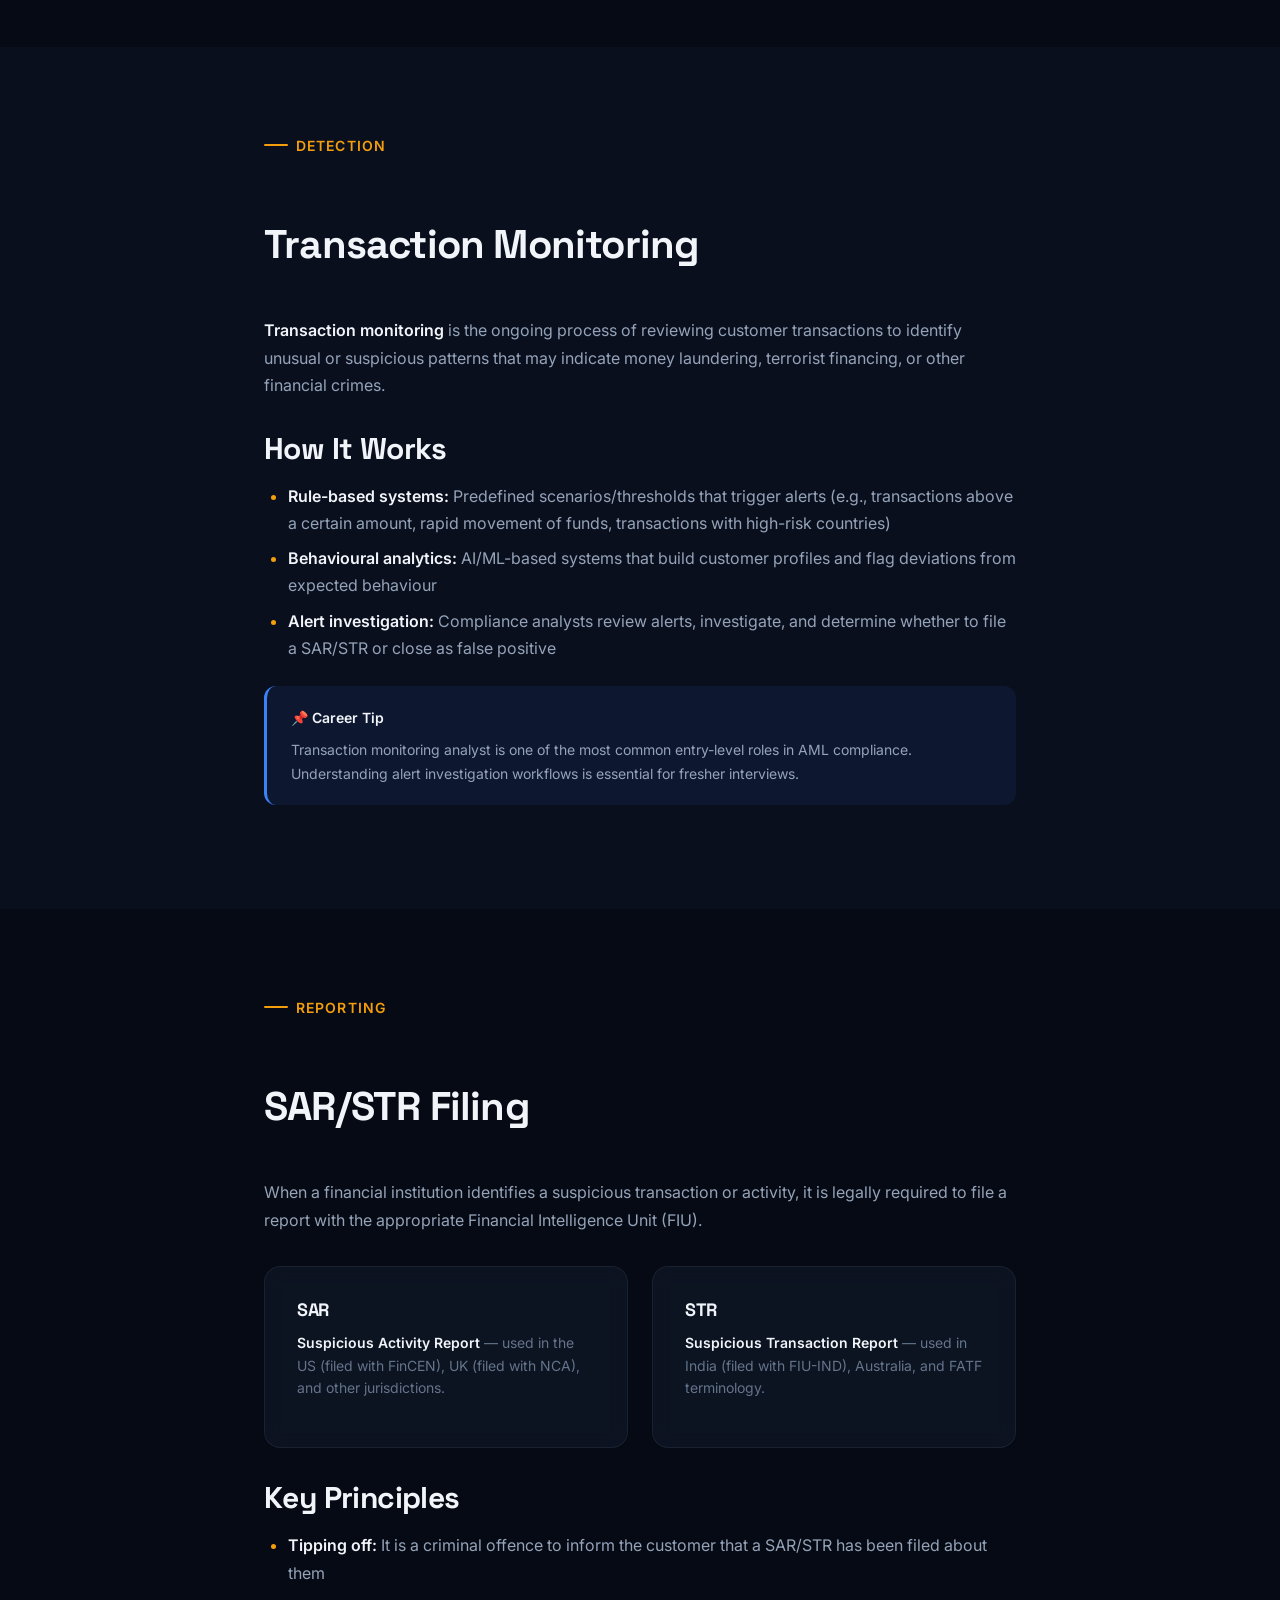
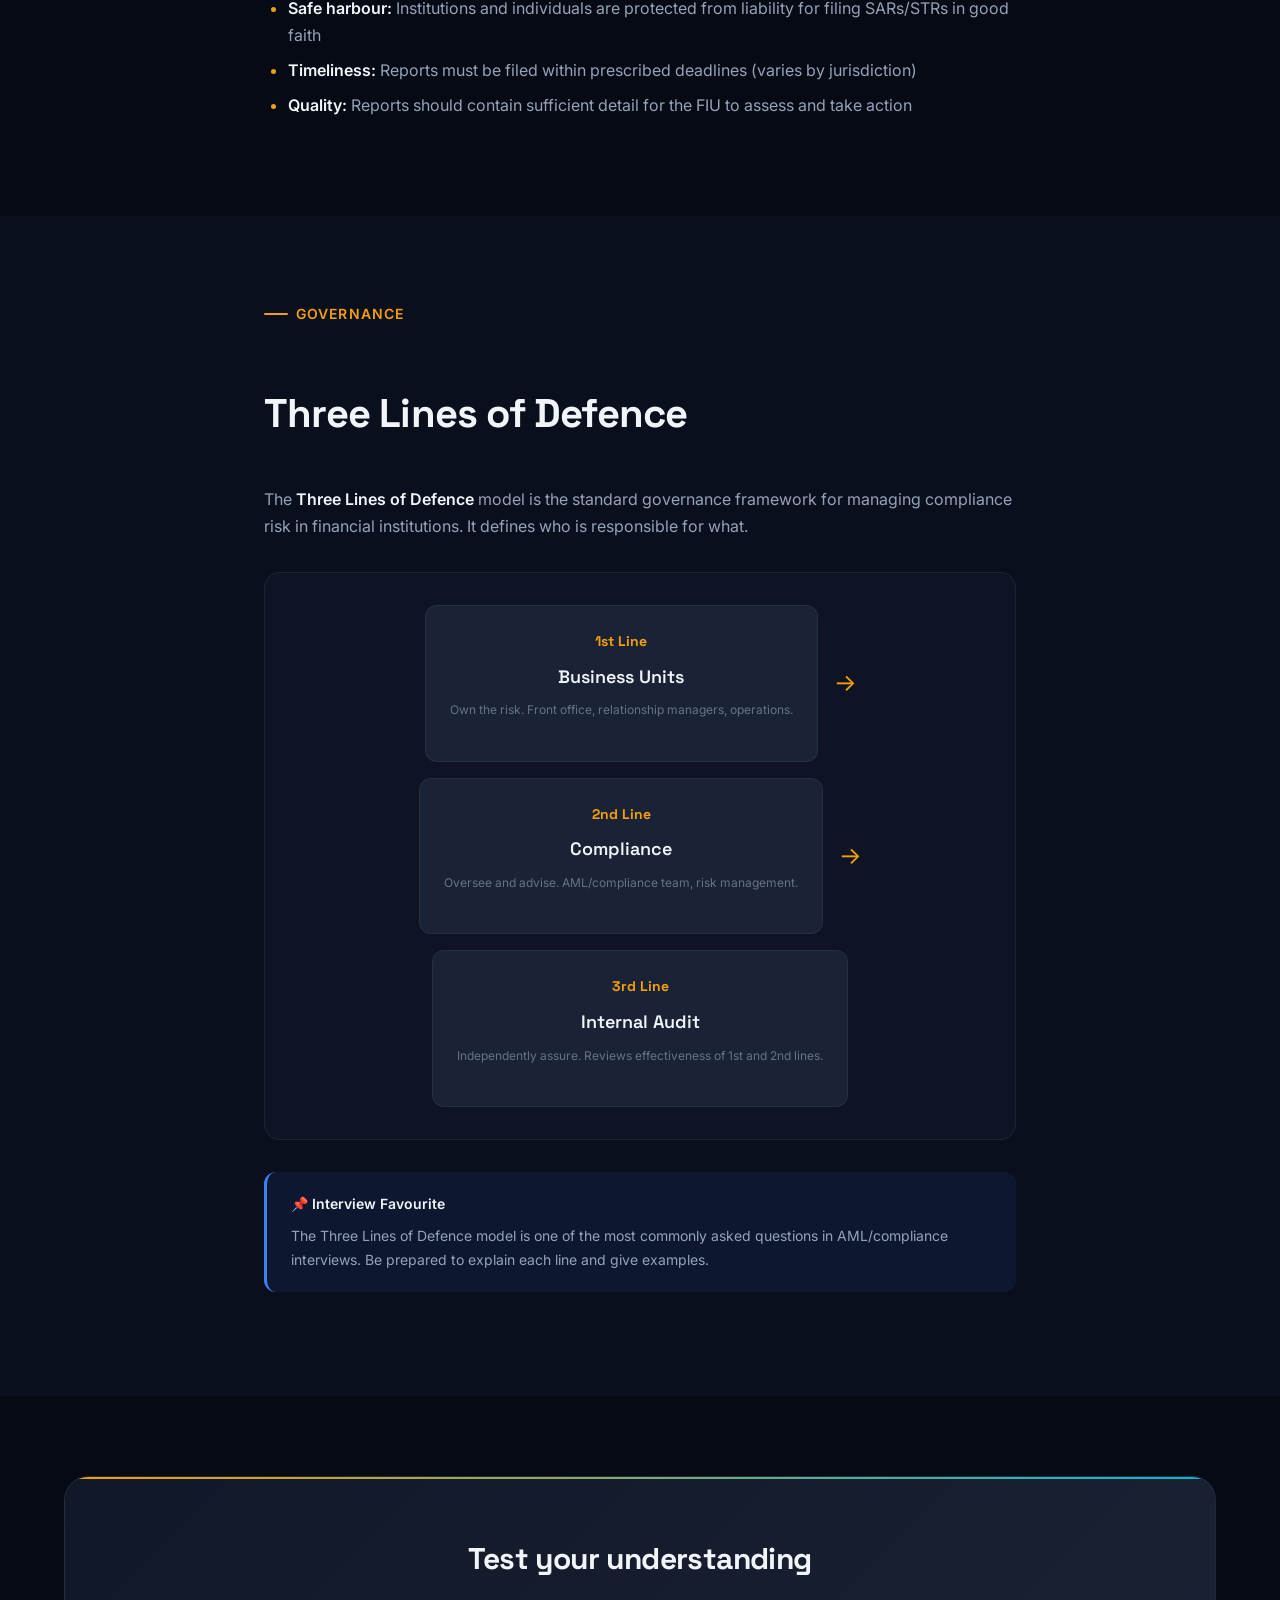
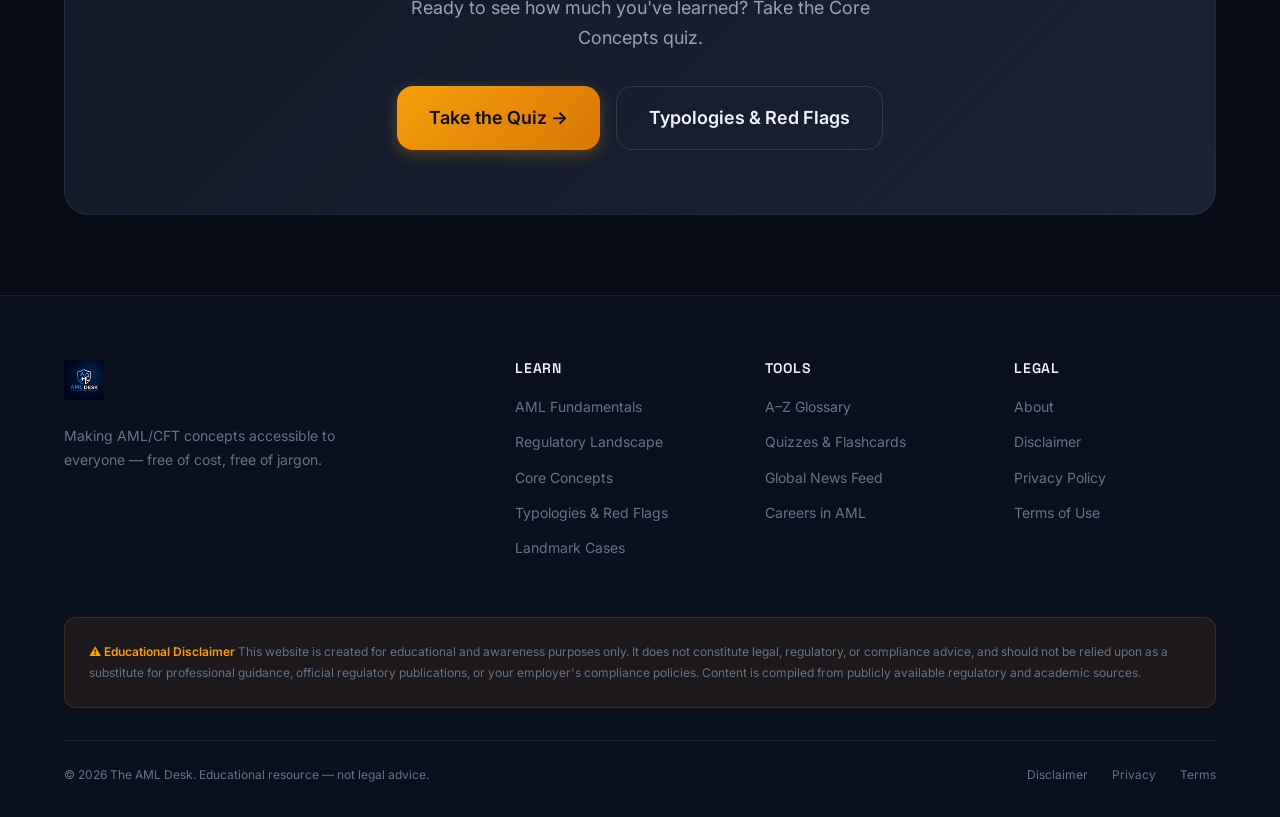
<file: core-concepts.html>
<!DOCTYPE html>
<html lang="en">
<head>
  <meta charset="UTF-8">
  <meta name="viewport" content="width=device-width, initial-scale=1.0">
  <meta name="description" content="Core AML compliance concepts explained: KYC, CDD, EDD, PEPs, beneficial ownership, sanctions screening, transaction monitoring, SAR/STR filing, and the Three Lines of Defence.">
  <title>Core Concepts — The AML Desk</title>
  <link rel="stylesheet" href="styles.css">
  <link rel="icon" type="image/png" href="logo.png">
</head>
<body>
  <a href="#main-content" class="skip-nav">Skip to main content</a>

  <nav class="navbar" role="navigation" aria-label="Main navigation">
    <div class="container">
      <a href="index.html" class="navbar__logo"><img src="logo.png" alt="The AML Desk Logo" class="navbar__logo-image"></a>
      <ul class="navbar__links" id="nav-links" role="menubar">
        <li role="none"><a href="index.html" role="menuitem">Home</a></li>
        <li class="navbar__dropdown" role="none"><a href="#" class="navbar__dropdown-toggle" role="menuitem" aria-haspopup="true">Learn</a><ul class="navbar__dropdown-menu" role="menu"><li role="none"><a href="fundamentals.html" role="menuitem">AML Fundamentals</a></li><li role="none"><a href="regulatory-landscape.html" role="menuitem">Regulatory Landscape</a></li><li role="none"><a href="core-concepts.html" role="menuitem">Core Concepts</a></li><li role="none"><a href="typologies.html" role="menuitem">Typologies & Red Flags</a></li><li role="none"><a href="landmark-cases.html" role="menuitem">Landmark Cases</a></li></ul></li>
        <li role="none"><a href="glossary.html" role="menuitem">Glossary</a></li>
        <li role="none"><a href="quizzes.html" role="menuitem">Quizzes</a></li>
        <li role="none"><a href="news.html" role="menuitem">News</a></li>
        <li role="none"><a href="careers.html" role="menuitem">Careers</a></li>
        <li role="none"><a href="about.html" role="menuitem">About</a></li>
      </ul>
      <button class="navbar__toggle" aria-label="Toggle navigation menu"><span></span><span></span><span></span></button>
    </div>
  </nav>
  <div class="navbar__overlay" aria-hidden="true"></div>

  <main id="main-content">
    <header class="page-header">
      <div class="container">
        <nav class="page-header__breadcrumb" aria-label="Breadcrumb"><a href="index.html">Home</a><span aria-hidden="true">›</span><span class="current">Core Concepts</span></nav>
        <h1>Core AML Concepts</h1>
        <p>The essential compliance concepts every AML professional must understand — explained in plain English.</p>
      </div>
    </header>

    <!-- KYC -->
    <section class="section" id="kyc">
      <div class="container container--narrow">
        <div class="content-body">
          <div class="section-header reveal">
            <span class="section-header__label">Identity Verification</span>
            <h2>KYC — Know Your Customer</h2>
          </div>
          <p class="reveal"><strong>Know Your Customer (KYC)</strong> is the process by which financial institutions verify the identity of their clients. It is the cornerstone of every AML programme — you cannot assess risk if you don't know who your customer is.</p>
          <p class="reveal">KYC is not a one-time event. It's an ongoing obligation that begins at account opening and continues throughout the relationship, with periodic reviews based on the customer's risk level.</p>
          <h3 class="reveal">KYC Typically Involves</h3>
          <ul class="reveal">
            <li><strong>Customer Identification Programme (CIP):</strong> Collecting and verifying identifying information (name, date of birth, address, ID documents)</li>
            <li><strong>Customer Due Diligence (CDD):</strong> Understanding the customer's business, purpose of the relationship, expected transaction patterns</li>
            <li><strong>Ongoing Monitoring:</strong> Continuously reviewing transactions and updating customer information</li>
          </ul>
        </div>
      </div>
    </section>

    <!-- CDD & EDD -->
    <section class="section section--alt" id="cdd-edd">
      <div class="container container--narrow">
        <div class="content-body">
          <div class="section-header reveal">
            <span class="section-header__label">Risk-Based Approach</span>
            <h2>CDD &amp; EDD — Due Diligence Levels</h2>
          </div>
          <p class="reveal">Due diligence is not one-size-fits-all. The depth of scrutiny should match the level of risk. This is the <strong>risk-based approach</strong> — the foundational principle of modern AML regulation.</p>

          <div class="grid grid--3 stagger" style="margin: var(--space-8) 0;">
            <div class="card">
              <div class="card__icon card__icon--teal" aria-hidden="true">📋</div>
              <h3 class="card__title" style="font-size: var(--text-lg);">Simplified DD (SDD)</h3>
              <p class="card__text">Applied when the risk of ML/TF is <strong>low</strong>. Reduced verification requirements — for example, publicly listed companies with transparent ownership.</p>
            </div>
            <div class="card">
              <div class="card__icon card__icon--amber" aria-hidden="true">📝</div>
              <h3 class="card__title" style="font-size: var(--text-lg);">Standard CDD</h3>
              <p class="card__text">The baseline level applied to <strong>all</strong> customers. Identify the customer, verify identity, understand the purpose and nature of the business relationship.</p>
            </div>
            <div class="card">
              <div class="card__icon card__icon--purple" aria-hidden="true">🔬</div>
              <h3 class="card__title" style="font-size: var(--text-lg);">Enhanced DD (EDD)</h3>
              <p class="card__text">Applied to <strong>high-risk</strong> customers. Additional verification, senior management approval, source of wealth/funds investigation, more frequent monitoring.</p>
            </div>
          </div>

          <h3 class="reveal">When is EDD Required?</h3>
          <ul class="reveal">
            <li>Politically Exposed Persons (PEPs) and their family/associates</li>
            <li>Customers from high-risk jurisdictions (FATF Grey/Black List countries)</li>
            <li>Correspondent banking relationships</li>
            <li>Complex or unusual transactions with no apparent economic purpose</li>
            <li>Non-face-to-face business relationships</li>
            <li>Private banking clients</li>
          </ul>
        </div>
      </div>
    </section>

    <!-- PEPs -->
    <section class="section" id="peps">
      <div class="container container--narrow">
        <div class="content-body">
          <div class="section-header reveal">
            <span class="section-header__label">High-Risk Customers</span>
            <h2>PEPs — Politically Exposed Persons</h2>
          </div>
          <p class="reveal">A <strong>Politically Exposed Person (PEP)</strong> is an individual who holds or has held a prominent public function. PEPs are considered high-risk because their position may make them vulnerable to corruption and bribery.</p>
          <h3 class="reveal">Types of PEPs</h3>
          <ul class="reveal">
            <li><strong>Foreign PEPs:</strong> Hold prominent public functions in a <em>foreign</em> country (always high risk)</li>
            <li><strong>Domestic PEPs:</strong> Hold prominent public functions in the <em>home</em> country (risk-based assessment)</li>
            <li><strong>International Organisation PEPs:</strong> Senior management of international organisations (UN, World Bank, etc.)</li>
          </ul>
          <h3 class="reveal">PEP Family &amp; Close Associates</h3>
          <p class="reveal">AML regulations also extend PEP scrutiny to <strong>family members</strong> (spouse, children, parents) and <strong>close associates</strong> (known business partners, joint beneficial owners).</p>
          <div class="callout callout--warning reveal">
            <p><strong>⚠️ Important</strong> Being a PEP is not criminal — it simply means enhanced due diligence is required. PEP status does not imply guilt or wrongdoing.</p>
          </div>
        </div>
      </div>
    </section>

    <!-- Beneficial Ownership -->
    <section class="section section--alt" id="beneficial-ownership">
      <div class="container container--narrow">
        <div class="content-body">
          <div class="section-header reveal">
            <span class="section-header__label">Transparency</span>
            <h2>Beneficial Ownership</h2>
          </div>
          <p class="reveal">The <strong>beneficial owner</strong> is the natural person who ultimately owns or controls a customer entity, or on whose behalf a transaction is conducted. Identifying beneficial owners is critical because criminals often hide behind shell companies, trusts, and nominee arrangements.</p>
          <h3 class="reveal">FATF Definition</h3>
          <p class="reveal">FATF Recommendation 10 defines beneficial owner as: the natural person(s) who ultimately owns or controls a customer and/or the natural person on whose behalf a transaction is being conducted. Typical thresholds are <strong>25%</strong> ownership/control (varies by jurisdiction).</p>
          <h3 class="reveal">Why It Matters</h3>
          <p class="reveal">Shell companies with hidden ownership have been at the centre of major money laundering scandals (1MDB, Danske Bank). Regulators globally are now requiring central beneficial ownership registers and stricter identification procedures.</p>
        </div>
      </div>
    </section>

    <!-- Sanctions Screening -->
    <section class="section" id="sanctions-screening">
      <div class="container container--narrow">
        <div class="content-body">
          <div class="section-header reveal">
            <span class="section-header__label">Prohibited Parties</span>
            <h2>Sanctions Screening</h2>
          </div>
          <p class="reveal"><strong>Sanctions screening</strong> is the process of checking customers, transactions, and counterparties against official sanctions lists to ensure the institution is not dealing with prohibited parties.</p>
          <h3 class="reveal">Key Sanctions Lists</h3>
          <ul class="reveal">
            <li><strong>UN Security Council Consolidated List</strong></li>
            <li><strong>OFAC SDN List</strong> (US — Specially Designated Nationals)</li>
            <li><strong>EU Consolidated Sanctions List</strong></li>
            <li><strong>UK HM Treasury Sanctions List</strong></li>
            <li><strong>India MHA/MEA Sanctions Lists</strong></li>
          </ul>
          <h3 class="reveal">Types of Screening</h3>
          <ul class="reveal">
            <li><strong>Customer screening:</strong> At onboarding and periodically (against updated lists)</li>
            <li><strong>Transaction screening:</strong> Real-time screening of payment messages (originator, beneficiary, intermediaries)</li>
            <li><strong>Name screening:</strong> Matching against PEP lists, adverse media, and enforcement databases</li>
          </ul>
        </div>
      </div>
    </section>

    <!-- Transaction Monitoring -->
    <section class="section section--alt" id="transaction-monitoring">
      <div class="container container--narrow">
        <div class="content-body">
          <div class="section-header reveal">
            <span class="section-header__label">Detection</span>
            <h2>Transaction Monitoring</h2>
          </div>
          <p class="reveal"><strong>Transaction monitoring</strong> is the ongoing process of reviewing customer transactions to identify unusual or suspicious patterns that may indicate money laundering, terrorist financing, or other financial crimes.</p>
          <h3 class="reveal">How It Works</h3>
          <ul class="reveal">
            <li><strong>Rule-based systems:</strong> Predefined scenarios/thresholds that trigger alerts (e.g., transactions above a certain amount, rapid movement of funds, transactions with high-risk countries)</li>
            <li><strong>Behavioural analytics:</strong> AI/ML-based systems that build customer profiles and flag deviations from expected behaviour</li>
            <li><strong>Alert investigation:</strong> Compliance analysts review alerts, investigate, and determine whether to file a SAR/STR or close as false positive</li>
          </ul>
          <div class="callout callout--info reveal">
            <p><strong>📌 Career Tip</strong> Transaction monitoring analyst is one of the most common entry-level roles in AML compliance. Understanding alert investigation workflows is essential for fresher interviews.</p>
          </div>
        </div>
      </div>
    </section>

    <!-- SAR/STR Filing -->
    <section class="section" id="sar-str">
      <div class="container container--narrow">
        <div class="content-body">
          <div class="section-header reveal">
            <span class="section-header__label">Reporting</span>
            <h2>SAR/STR Filing</h2>
          </div>
          <p class="reveal">When a financial institution identifies a suspicious transaction or activity, it is legally required to file a report with the appropriate Financial Intelligence Unit (FIU).</p>

          <div class="grid grid--2 stagger" style="margin: var(--space-8) 0;">
            <div class="card">
              <h4 class="card__title" style="font-size: var(--text-lg);">SAR</h4>
              <p class="card__text"><strong>Suspicious Activity Report</strong> — used in the US (filed with FinCEN), UK (filed with NCA), and other jurisdictions.</p>
            </div>
            <div class="card">
              <h4 class="card__title" style="font-size: var(--text-lg);">STR</h4>
              <p class="card__text"><strong>Suspicious Transaction Report</strong> — used in India (filed with FIU-IND), Australia, and FATF terminology.</p>
            </div>
          </div>

          <h3 class="reveal">Key Principles</h3>
          <ul class="reveal">
            <li><strong>Tipping off:</strong> It is a criminal offence to inform the customer that a SAR/STR has been filed about them</li>
            <li><strong>Safe harbour:</strong> Institutions and individuals are protected from liability for filing SARs/STRs in good faith</li>
            <li><strong>Timeliness:</strong> Reports must be filed within prescribed deadlines (varies by jurisdiction)</li>
            <li><strong>Quality:</strong> Reports should contain sufficient detail for the FIU to assess and take action</li>
          </ul>
        </div>
      </div>
    </section>

    <!-- Three Lines of Defence -->
    <section class="section section--alt" id="three-lines">
      <div class="container container--narrow">
        <div class="content-body">
          <div class="section-header reveal">
            <span class="section-header__label">Governance</span>
            <h2>Three Lines of Defence</h2>
          </div>
          <p class="reveal">The <strong>Three Lines of Defence</strong> model is the standard governance framework for managing compliance risk in financial institutions. It defines who is responsible for what.</p>

          <div class="flow-diagram reveal">
            <div class="flow-step">
              <span class="flow-step__number">1st Line</span>
              <div class="flow-step__title">Business Units</div>
              <p class="flow-step__desc">Own the risk. Front office, relationship managers, operations.</p>
            </div>
            <div class="flow-arrow" aria-hidden="true">→</div>
            <div class="flow-step">
              <span class="flow-step__number">2nd Line</span>
              <div class="flow-step__title">Compliance</div>
              <p class="flow-step__desc">Oversee and advise. AML/compliance team, risk management.</p>
            </div>
            <div class="flow-arrow" aria-hidden="true">→</div>
            <div class="flow-step">
              <span class="flow-step__number">3rd Line</span>
              <div class="flow-step__title">Internal Audit</div>
              <p class="flow-step__desc">Independently assure. Reviews effectiveness of 1st and 2nd lines.</p>
            </div>
          </div>

          <div class="callout callout--info reveal" style="margin-top: var(--space-8);">
            <p><strong>📌 Interview Favourite</strong> The Three Lines of Defence model is one of the most commonly asked questions in AML/compliance interviews. Be prepared to explain each line and give examples.</p>
          </div>
        </div>
      </div>
    </section>

    <!-- CTA -->
    <section class="section">
      <div class="container">
        <div class="cta-banner reveal">
          <h2 class="cta-banner__title">Test your understanding</h2>
          <p class="cta-banner__text">Ready to see how much you've learned? Take the Core Concepts quiz.</p>
          <div class="cta-banner__actions">
            <a href="quizzes.html" class="btn btn--primary btn--lg">Take the Quiz →</a>
            <a href="typologies.html" class="btn btn--secondary btn--lg">Typologies &amp; Red Flags</a>
          </div>
        </div>
      </div>
    </section>
  </main>

  <footer class="footer" role="contentinfo">
    <div class="container">
      <div class="footer__grid">
        <div class="footer__brand"><a href="index.html" class="footer__brand-logo"><img src="logo.png" alt="The AML Desk Logo" class="footer__logo-image"></a><p>Making AML/CFT concepts accessible to everyone — free of cost, free of jargon.</p></div>
        <div class="footer__column"><h5>Learn</h5><ul><li><a href="fundamentals.html">AML Fundamentals</a></li><li><a href="regulatory-landscape.html">Regulatory Landscape</a></li><li><a href="core-concepts.html">Core Concepts</a></li><li><a href="typologies.html">Typologies &amp; Red Flags</a></li><li><a href="landmark-cases.html">Landmark Cases</a></li></ul></div>
        <div class="footer__column"><h5>Tools</h5><ul><li><a href="glossary.html">A–Z Glossary</a></li><li><a href="quizzes.html">Quizzes &amp; Flashcards</a></li><li><a href="news.html">Global News Feed</a></li><li><a href="careers.html">Careers in AML</a></li></ul></div>
        <div class="footer__column"><h5>Legal</h5><ul><li><a href="about.html">About</a></li><li><a href="disclaimer.html">Disclaimer</a></li><li><a href="privacy.html">Privacy Policy</a></li><li><a href="terms.html">Terms of Use</a></li></ul></div>
      </div>
      <div class="footer__disclaimer" role="note"><p><strong>⚠️ Educational Disclaimer</strong> This website is created for educational and awareness purposes only. It does not constitute legal, regulatory, or compliance advice, and should not be relied upon as a substitute for professional guidance, official regulatory publications, or your employer's compliance policies. Content is compiled from publicly available regulatory and academic sources.</p></div>
      <div class="footer__bottom"><p>&copy; 2026 The AML Desk. Educational resource — not legal advice.</p><div class="footer__bottom-links"><a href="disclaimer.html">Disclaimer</a><a href="privacy.html">Privacy</a><a href="terms.html">Terms</a></div></div>
    </div>
  </footer>
  <script src="main.js"></script>
</body>
</html>
</file>
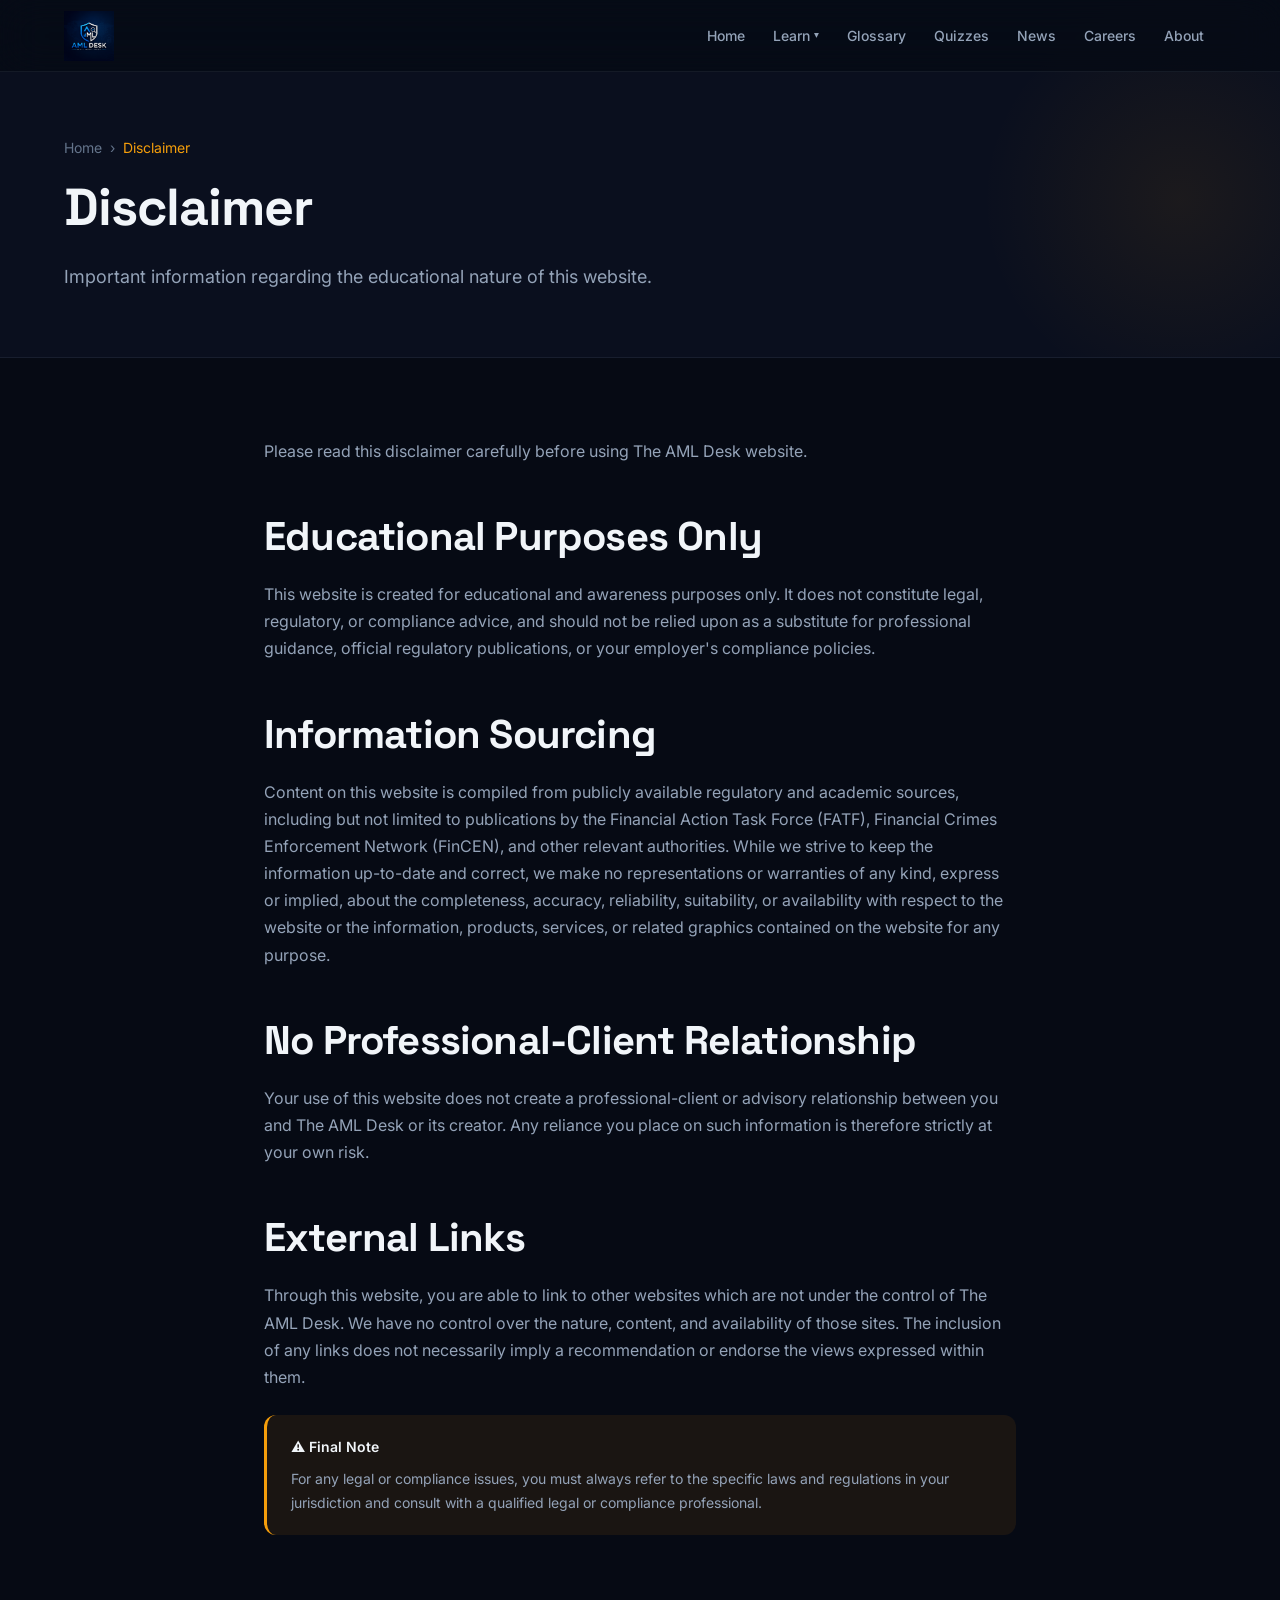
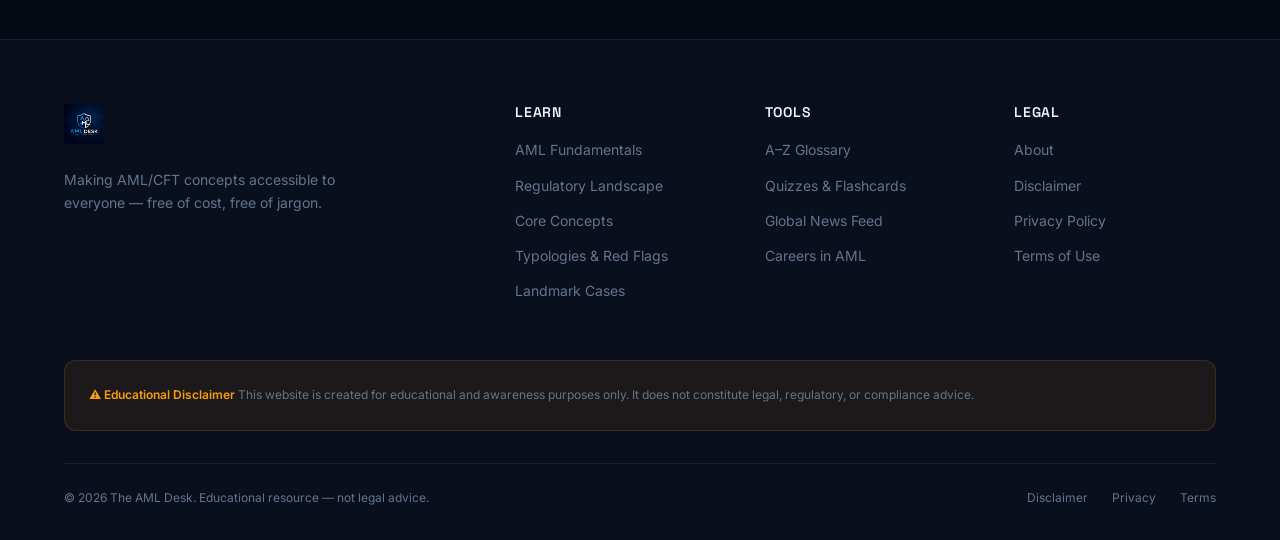
<file: disclaimer.html>
<!DOCTYPE html>
<html lang="en">
<head>
  <meta charset="UTF-8">
  <meta name="viewport" content="width=device-width, initial-scale=1.0">
  <meta name="description" content="Disclaimer for The AML Desk: Educational and awareness purposes only. Not legal or compliance advice.">
  <title>Disclaimer — The AML Desk</title>
  <link rel="stylesheet" href="styles.css">
  <link rel="icon" type="image/png" href="logo.png">
</head>
<body>
  <a href="#main-content" class="skip-nav">Skip to main content</a>
  <nav class="navbar" role="navigation" aria-label="Main navigation">
    <div class="container">
      <a href="index.html" class="navbar__logo"><img src="logo.png" alt="The AML Desk Logo" class="navbar__logo-image"></a>
      <ul class="navbar__links" id="nav-links" role="menubar">
        <li role="none"><a href="index.html" role="menuitem">Home</a></li>
        <li class="navbar__dropdown" role="none"><a href="#" class="navbar__dropdown-toggle" role="menuitem" aria-haspopup="true">Learn</a><ul class="navbar__dropdown-menu" role="menu"><li role="none"><a href="fundamentals.html" role="menuitem">AML Fundamentals</a></li><li role="none"><a href="regulatory-landscape.html" role="menuitem">Regulatory Landscape</a></li><li role="none"><a href="core-concepts.html" role="menuitem">Core Concepts</a></li><li role="none"><a href="typologies.html" role="menuitem">Typologies & Red Flags</a></li><li role="none"><a href="landmark-cases.html" role="menuitem">Landmark Cases</a></li></ul></li>
        <li role="none"><a href="glossary.html" role="menuitem">Glossary</a></li>
        <li role="none"><a href="quizzes.html" role="menuitem">Quizzes</a></li>
        <li role="none"><a href="news.html" role="menuitem">News</a></li>
        <li role="none"><a href="careers.html" role="menuitem">Careers</a></li>
        <li role="none"><a href="about.html" role="menuitem">About</a></li>
      </ul>
      <button class="navbar__toggle" aria-label="Toggle navigation menu"><span></span><span></span><span></span></button>
    </div>
  </nav>
  <div class="navbar__overlay" aria-hidden="true"></div>

  <main id="main-content">
    <header class="page-header">
      <div class="container">
        <nav class="page-header__breadcrumb" aria-label="Breadcrumb"><a href="index.html">Home</a><span aria-hidden="true">›</span><span class="current">Disclaimer</span></nav>
        <h1>Disclaimer</h1>
        <p>Important information regarding the educational nature of this website.</p>
      </div>
    </header>

    <section class="section">
      <div class="container container--narrow">
        <div class="content-body">
          <p>Please read this disclaimer carefully before using The AML Desk website.</p>

          <h2>Educational Purposes Only</h2>
          <p>This website is created for educational and awareness purposes only. It does not constitute legal, regulatory, or compliance advice, and should not be relied upon as a substitute for professional guidance, official regulatory publications, or your employer's compliance policies.</p>

          <h2>Information Sourcing</h2>
          <p>Content on this website is compiled from publicly available regulatory and academic sources, including but not limited to publications by the Financial Action Task Force (FATF), Financial Crimes Enforcement Network (FinCEN), and other relevant authorities. While we strive to keep the information up-to-date and correct, we make no representations or warranties of any kind, express or implied, about the completeness, accuracy, reliability, suitability, or availability with respect to the website or the information, products, services, or related graphics contained on the website for any purpose.</p>

          <h2>No Professional-Client Relationship</h2>
          <p>Your use of this website does not create a professional-client or advisory relationship between you and The AML Desk or its creator. Any reliance you place on such information is therefore strictly at your own risk.</p>

          <h2>External Links</h2>
          <p>Through this website, you are able to link to other websites which are not under the control of The AML Desk. We have no control over the nature, content, and availability of those sites. The inclusion of any links does not necessarily imply a recommendation or endorse the views expressed within them.</p>

          <div class="callout callout--warning">
            <p><strong>⚠️ Final Note</strong> For any legal or compliance issues, you must always refer to the specific laws and regulations in your jurisdiction and consult with a qualified legal or compliance professional.</p>
          </div>
        </div>
      </div>
    </section>
  </main>

  <footer class="footer" role="contentinfo">
    <div class="container">
      <div class="footer__grid">
        <div class="footer__brand"><a href="index.html" class="footer__brand-logo"><img src="logo.png" alt="The AML Desk Logo" class="footer__logo-image"></a><p>Making AML/CFT concepts accessible to everyone — free of cost, free of jargon.</p></div>
        <div class="footer__column"><h5>Learn</h5><ul><li><a href="fundamentals.html">AML Fundamentals</a></li><li><a href="regulatory-landscape.html">Regulatory Landscape</a></li><li><a href="core-concepts.html">Core Concepts</a></li><li><a href="typologies.html">Typologies &amp; Red Flags</a></li><li><a href="landmark-cases.html">Landmark Cases</a></li></ul></div>
        <div class="footer__column"><h5>Tools</h5><ul><li><a href="glossary.html">A–Z Glossary</a></li><li><a href="quizzes.html">Quizzes &amp; Flashcards</a></li><li><a href="news.html">Global News Feed</a></li><li><a href="careers.html">Careers in AML</a></li></ul></div>
        <div class="footer__column"><h5>Legal</h5><ul><li><a href="about.html">About</a></li><li><a href="disclaimer.html">Disclaimer</a></li><li><a href="privacy.html">Privacy Policy</a></li><li><a href="terms.html">Terms of Use</a></li></ul></div>
      </div>
      <div class="footer__disclaimer" role="note"><p><strong>⚠️ Educational Disclaimer</strong> This website is created for educational and awareness purposes only. It does not constitute legal, regulatory, or compliance advice.</p></div>
      <div class="footer__bottom"><p>&copy; 2026 The AML Desk. Educational resource — not legal advice.</p><div class="footer__bottom-links"><a href="disclaimer.html">Disclaimer</a><a href="privacy.html">Privacy</a><a href="terms.html">Terms</a></div></div>
    </div>
  </footer>
  <script src="main.js"></script>
</body>
</html>
</file>
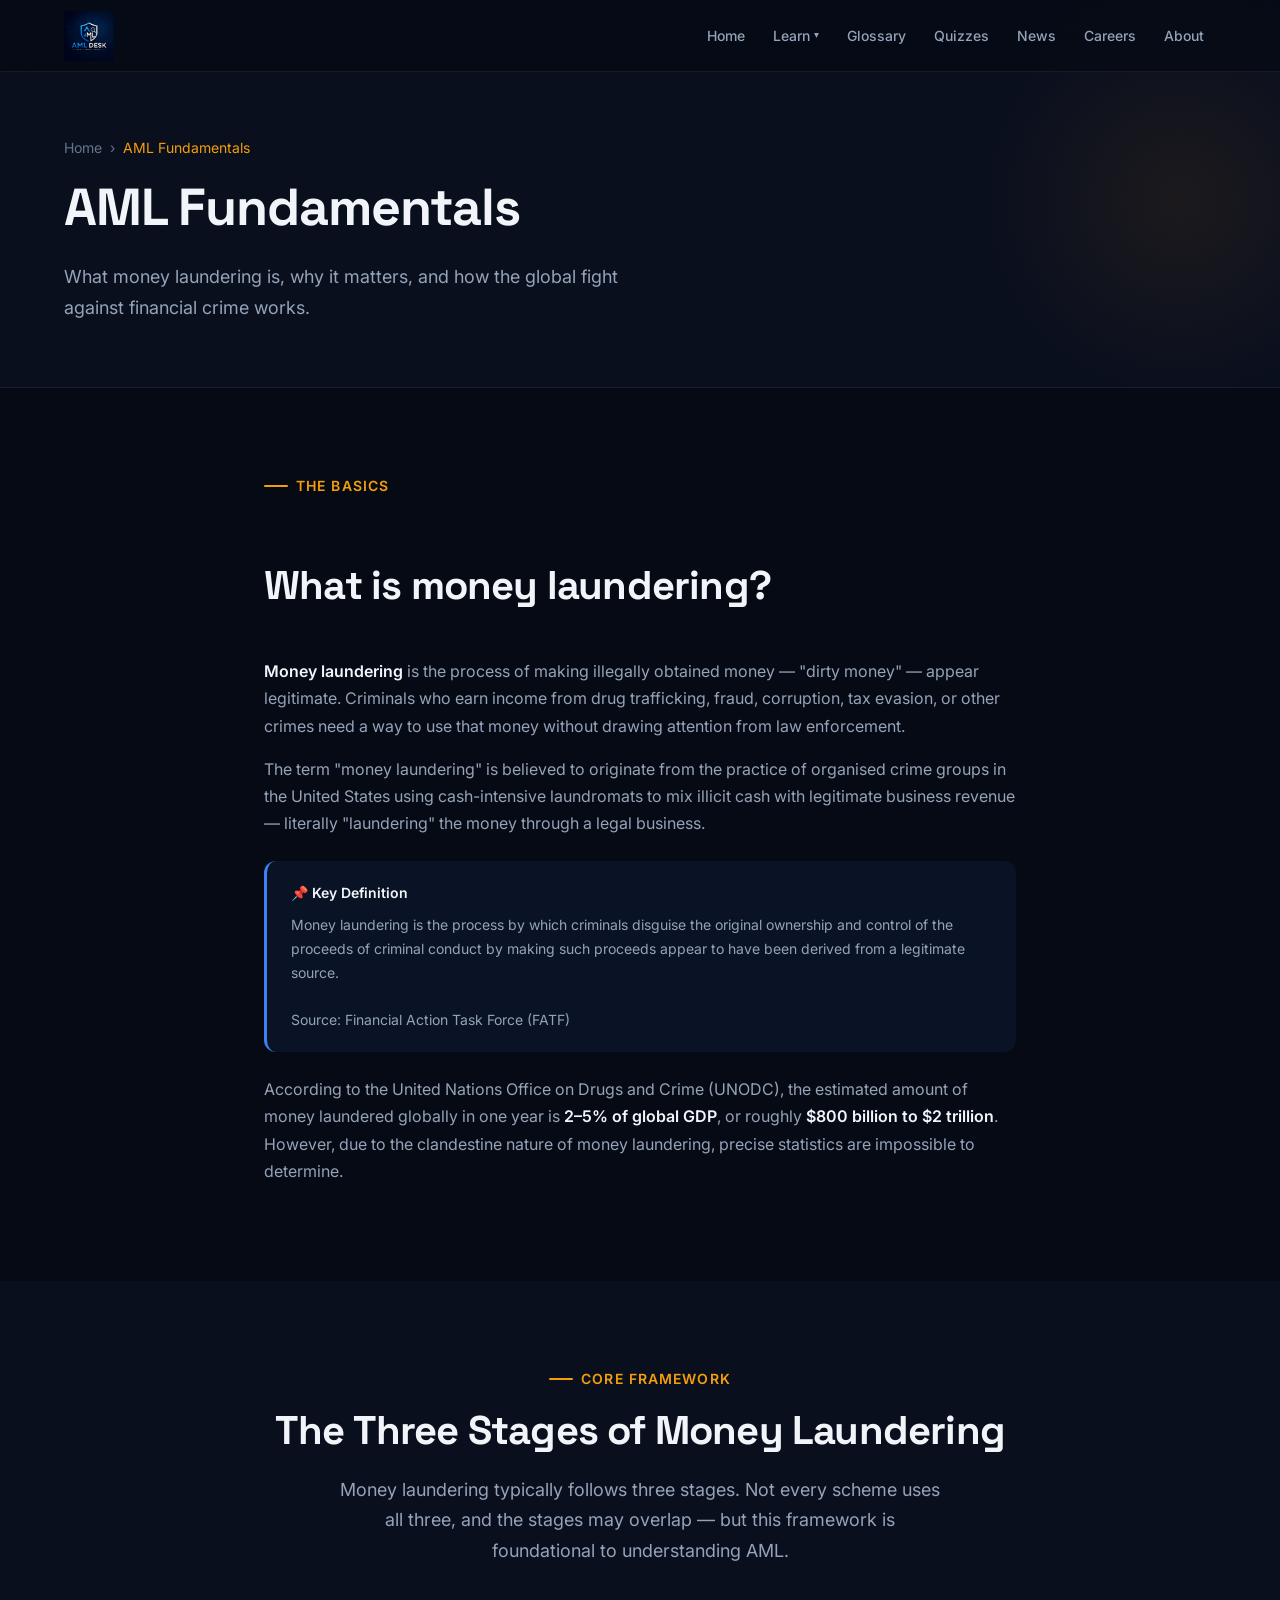
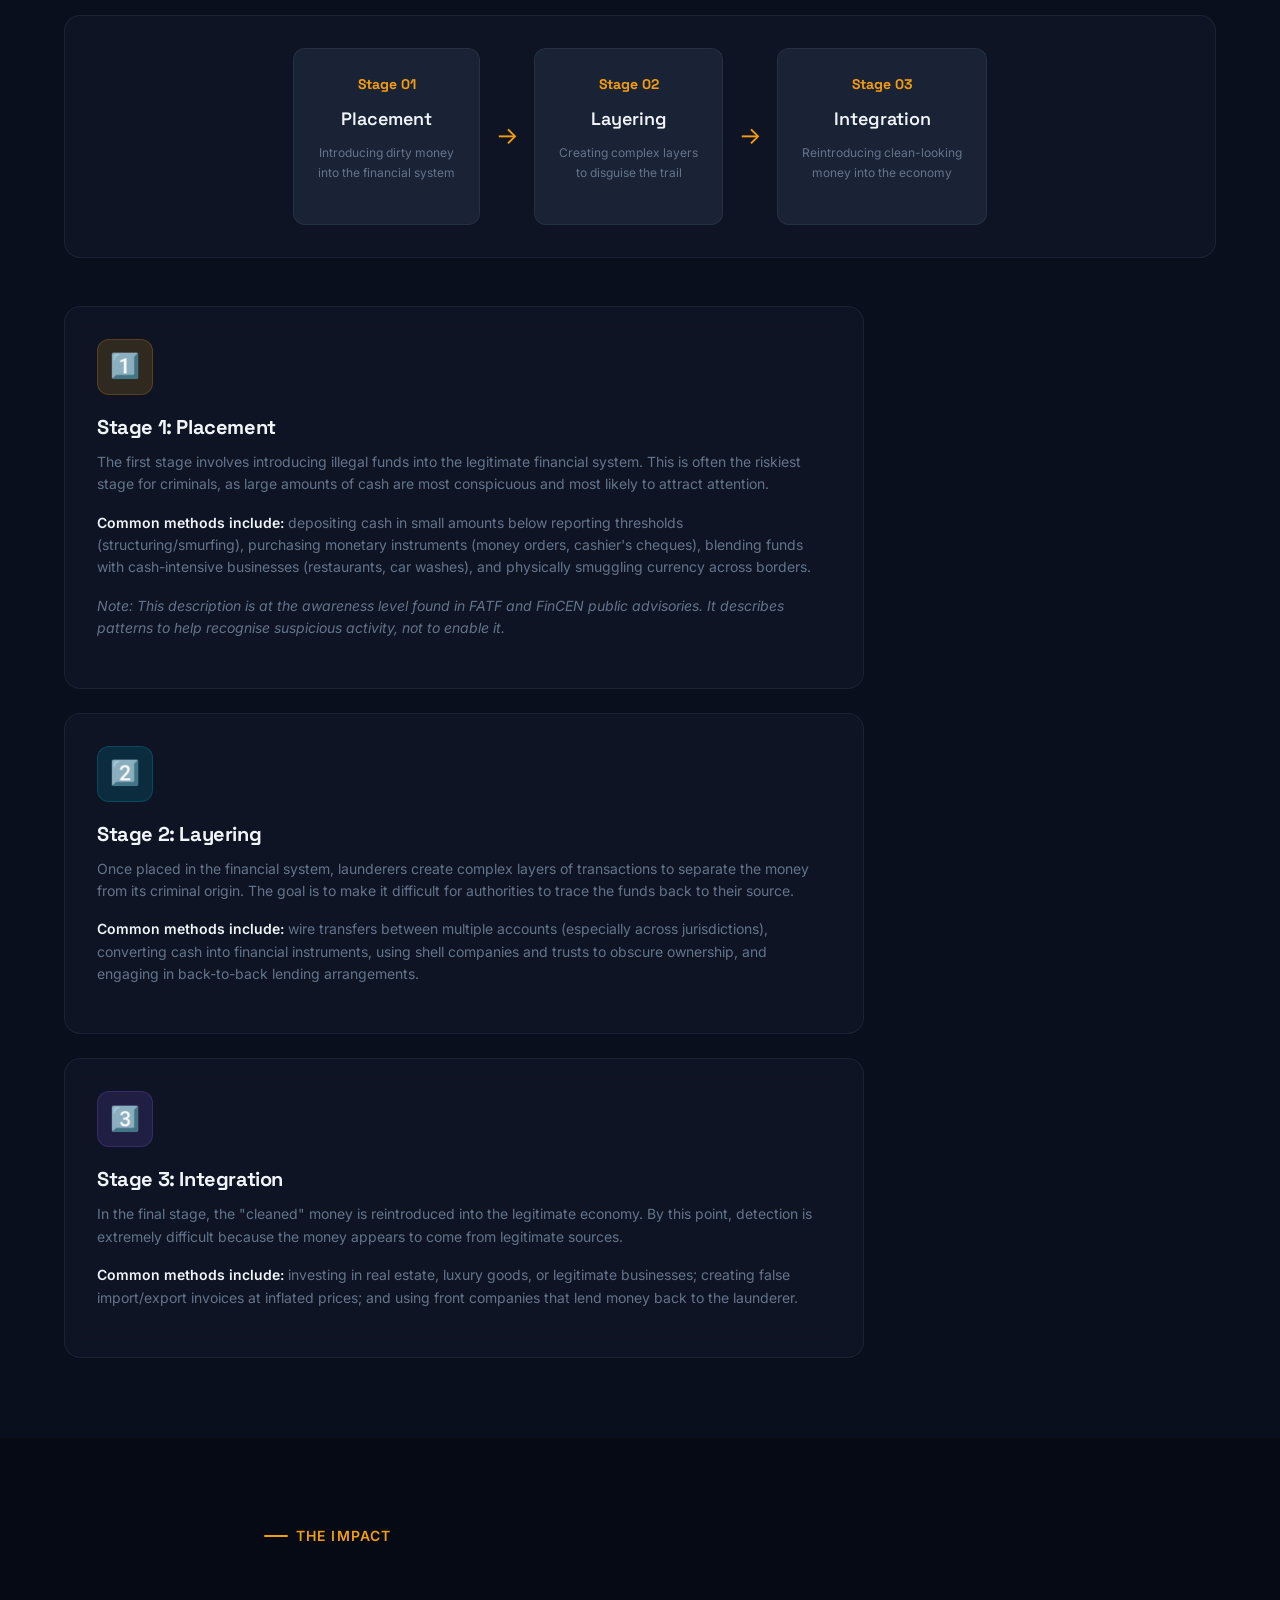
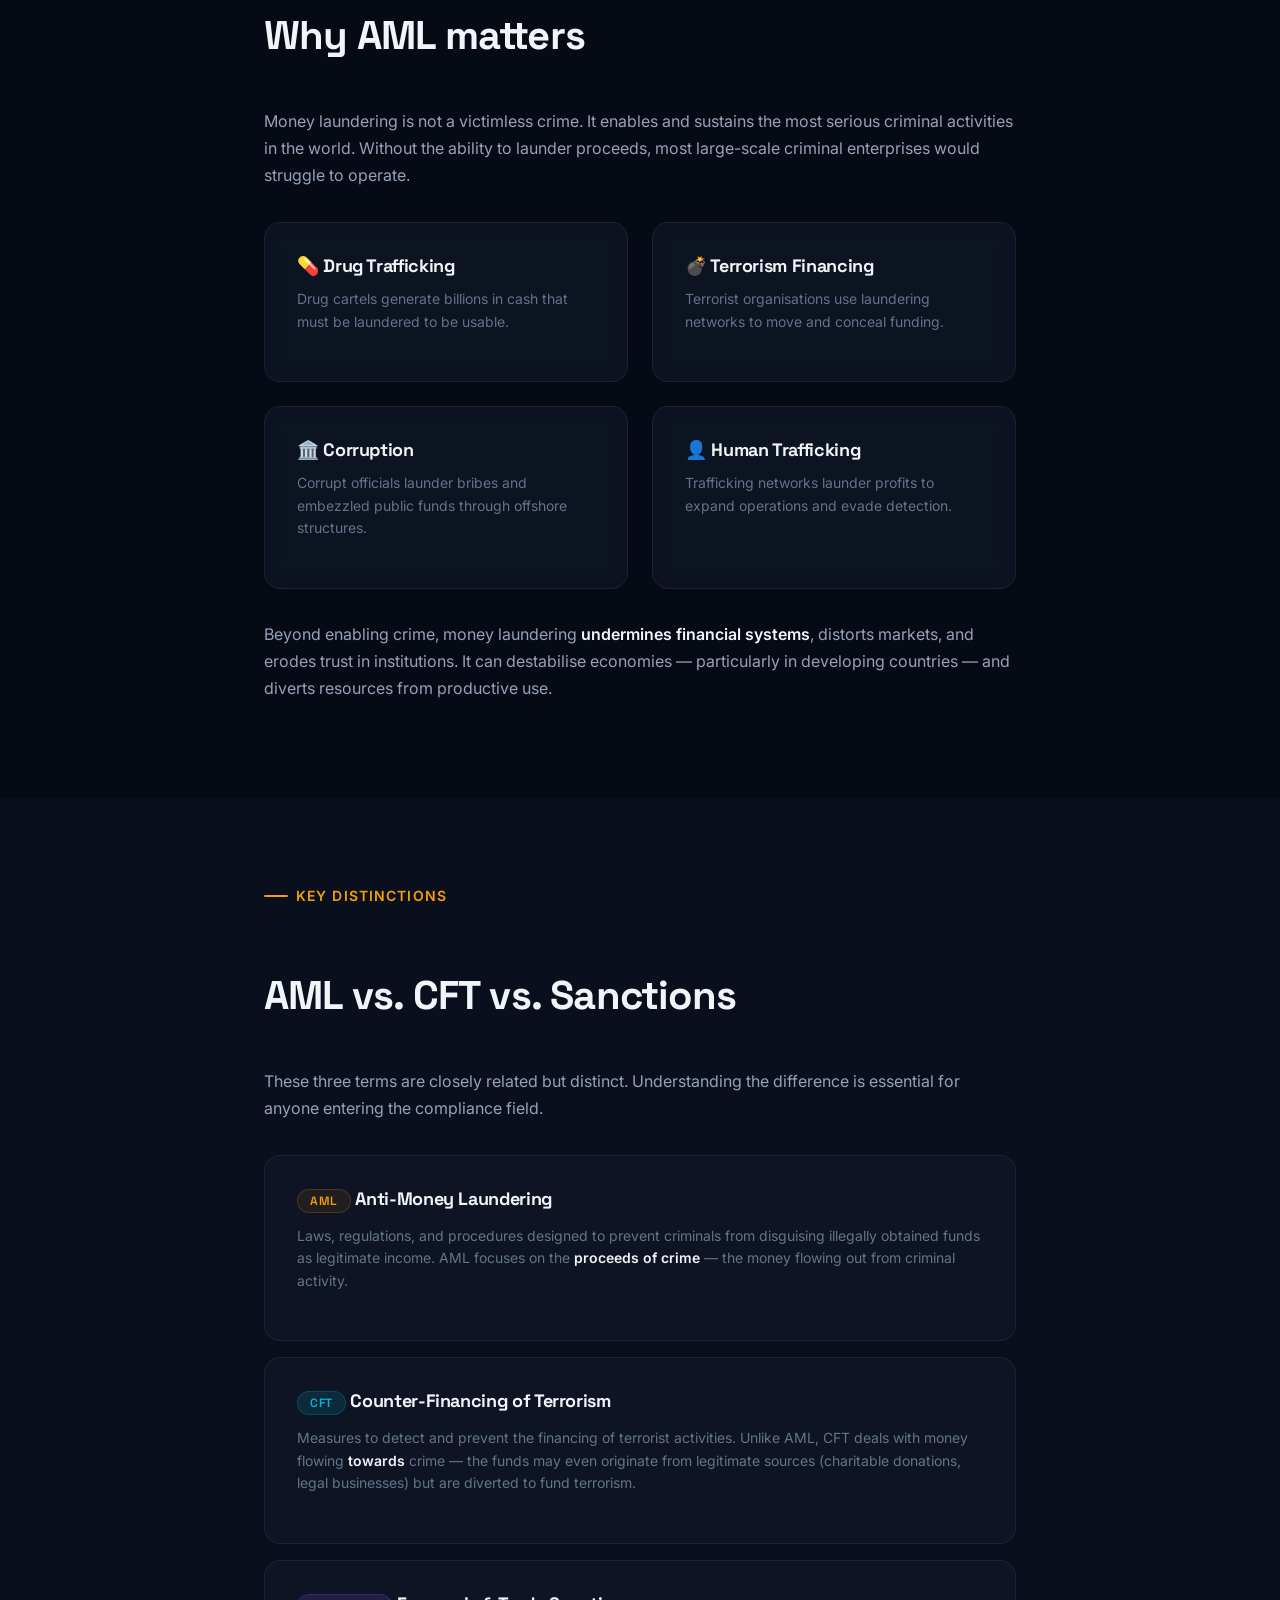
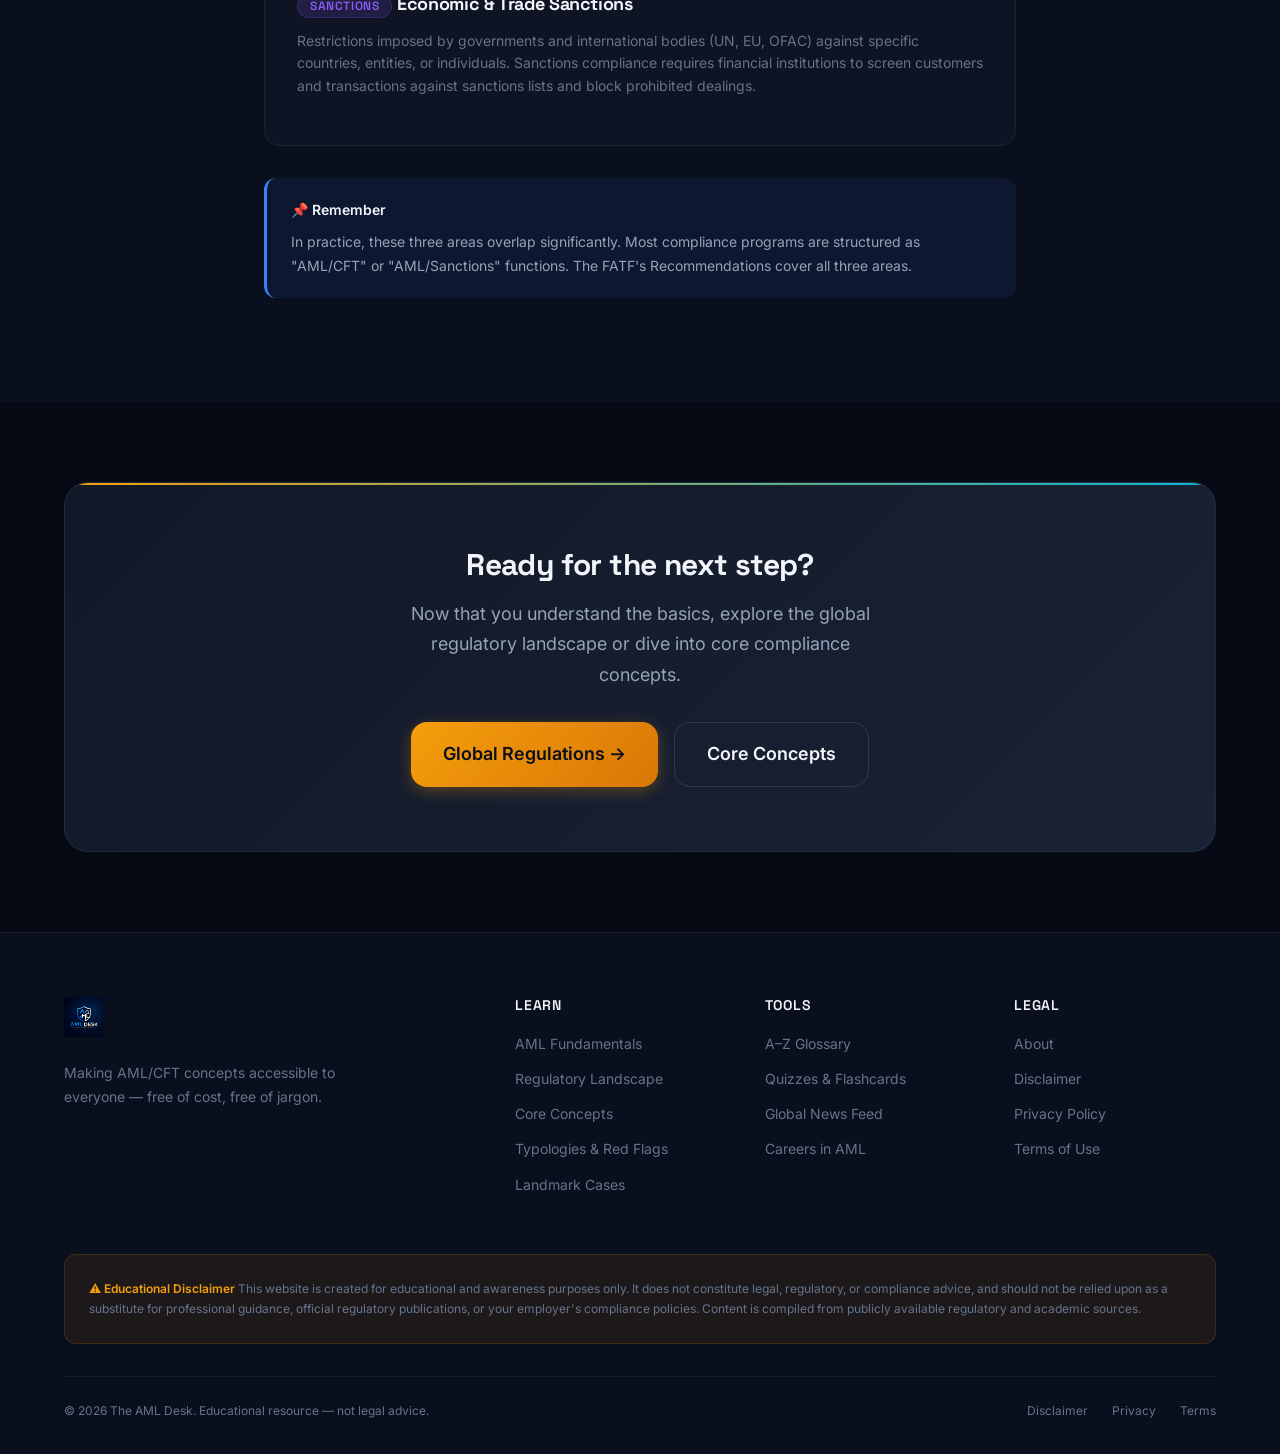
<file: fundamentals.html>
<!DOCTYPE html>
<html lang="en">
<head>
  <meta charset="UTF-8">
  <meta name="viewport" content="width=device-width, initial-scale=1.0">
  <meta name="description" content="Learn the fundamentals of Anti-Money Laundering (AML): what money laundering is, the three stages (placement, layering, integration), why AML matters, and how AML, CFT, and sanctions fit together.">
  <title>AML Fundamentals — The AML Desk</title>
  <link rel="stylesheet" href="styles.css">
  <link rel="icon" type="image/png" href="logo.png">
</head>
<body>

  <a href="#main-content" class="skip-nav">Skip to main content</a>

  <!-- NAVIGATION -->
  <nav class="navbar" role="navigation" aria-label="Main navigation">
    <div class="container">
      <a href="index.html" class="navbar__logo" aria-label="The AML Desk - Home">
        <img src="logo.png" alt="The AML Desk Logo" class="navbar__logo-image">
      </a>
      <ul class="navbar__links" id="nav-links" role="menubar">
        <li role="none"><a href="index.html" role="menuitem">Home</a></li>
        <li class="navbar__dropdown" role="none">
          <a href="#" class="navbar__dropdown-toggle" role="menuitem" aria-haspopup="true">Learn</a>
          <ul class="navbar__dropdown-menu" role="menu">
            <li role="none"><a href="fundamentals.html" role="menuitem">AML Fundamentals</a></li>
            <li role="none"><a href="regulatory-landscape.html" role="menuitem">Regulatory Landscape</a></li>
            <li role="none"><a href="core-concepts.html" role="menuitem">Core Concepts</a></li>
            <li role="none"><a href="typologies.html" role="menuitem">Typologies & Red Flags</a></li>
            <li role="none"><a href="landmark-cases.html" role="menuitem">Landmark Cases</a></li>
          </ul>
        </li>
        <li role="none"><a href="glossary.html" role="menuitem">Glossary</a></li>
        <li role="none"><a href="quizzes.html" role="menuitem">Quizzes</a></li>
        <li role="none"><a href="news.html" role="menuitem">News</a></li>
        <li role="none"><a href="careers.html" role="menuitem">Careers</a></li>
        <li role="none"><a href="about.html" role="menuitem">About</a></li>
      </ul>
      <button class="navbar__toggle" aria-label="Toggle navigation menu" aria-controls="nav-links">
        <span></span><span></span><span></span>
      </button>
    </div>
  </nav>
  <div class="navbar__overlay" aria-hidden="true"></div>

  <main id="main-content">

    <!-- PAGE HEADER -->
    <header class="page-header">
      <div class="container">
        <nav class="page-header__breadcrumb" aria-label="Breadcrumb">
          <a href="index.html">Home</a>
          <span aria-hidden="true">›</span>
          <span class="current">AML Fundamentals</span>
        </nav>
        <h1>AML Fundamentals</h1>
        <p>What money laundering is, why it matters, and how the global fight against financial crime works.</p>
      </div>
    </header>


    <!-- WHAT IS MONEY LAUNDERING? -->
    <section class="section" id="what-is-ml">
      <div class="container container--narrow">
        <div class="content-body">
          <div class="section-header reveal">
            <span class="section-header__label">The Basics</span>
            <h2>What is money laundering?</h2>
          </div>

          <p class="reveal">
            <strong>Money laundering</strong> is the process of making illegally obtained money — "dirty money" — appear
            legitimate. Criminals who earn income from drug trafficking, fraud, corruption, tax evasion, or other crimes
            need a way to use that money without drawing attention from law enforcement.
          </p>

          <p class="reveal">
            The term "money laundering" is believed to originate from the practice of organised crime groups
            in the United States using cash-intensive laundromats to mix illicit cash with legitimate business
            revenue — literally "laundering" the money through a legal business.
          </p>

          <div class="callout callout--info reveal">
            <p>
              <strong>📌 Key Definition</strong>
              Money laundering is the process by which criminals disguise the original ownership and
              control of the proceeds of criminal conduct by making such proceeds appear to have been
              derived from a legitimate source.
              <br><br>
              <small>Source: Financial Action Task Force (FATF)</small>
            </p>
          </div>

          <p class="reveal">
            According to the United Nations Office on Drugs and Crime (UNODC), the estimated amount of money
            laundered globally in one year is <strong>2–5% of global GDP</strong>, or roughly
            <strong>$800 billion to $2 trillion</strong>. However, due to the clandestine nature of money
            laundering, precise statistics are impossible to determine.
          </p>
        </div>
      </div>
    </section>


    <!-- THE THREE STAGES -->
    <section class="section section--alt" id="three-stages">
      <div class="container">
        <div class="section-header section-header--center reveal">
          <span class="section-header__label">Core Framework</span>
          <h2>The Three Stages of Money Laundering</h2>
          <p class="section-header__description">
            Money laundering typically follows three stages. Not every scheme uses all three,
            and the stages may overlap — but this framework is foundational to understanding AML.
          </p>
        </div>

        <!-- Flow Diagram -->
        <div class="flow-diagram reveal">
          <div class="flow-step">
            <span class="flow-step__number">Stage 01</span>
            <div class="flow-step__title">Placement</div>
            <p class="flow-step__desc">Introducing dirty money<br>into the financial system</p>
          </div>
          <div class="flow-arrow" aria-hidden="true">→</div>
          <div class="flow-step">
            <span class="flow-step__number">Stage 02</span>
            <div class="flow-step__title">Layering</div>
            <p class="flow-step__desc">Creating complex layers<br>to disguise the trail</p>
          </div>
          <div class="flow-arrow" aria-hidden="true">→</div>
          <div class="flow-step">
            <span class="flow-step__number">Stage 03</span>
            <div class="flow-step__title">Integration</div>
            <p class="flow-step__desc">Reintroducing clean-looking<br>money into the economy</p>
          </div>
        </div>

        <!-- Detailed Explanations -->
        <div class="container--narrow" style="margin-top: var(--space-12);">

          <div class="card reveal" style="margin-bottom: var(--space-6);">
            <div class="card__icon card__icon--amber" aria-hidden="true">1️⃣</div>
            <h3 class="card__title">Stage 1: Placement</h3>
            <p class="card__text">
              The first stage involves introducing illegal funds into the legitimate financial system.
              This is often the riskiest stage for criminals, as large amounts of cash are most
              conspicuous and most likely to attract attention.
            </p>
            <p class="card__text">
              <strong>Common methods include:</strong> depositing cash in small amounts below
              reporting thresholds (structuring/smurfing), purchasing monetary instruments
              (money orders, cashier's cheques), blending funds with cash-intensive businesses
              (restaurants, car washes), and physically smuggling currency across borders.
            </p>
            <p class="card__text color-muted">
              <em>Note: This description is at the awareness level found in FATF and FinCEN public advisories.
              It describes patterns to help recognise suspicious activity, not to enable it.</em>
            </p>
          </div>

          <div class="card reveal" style="margin-bottom: var(--space-6);">
            <div class="card__icon card__icon--teal" aria-hidden="true">2️⃣</div>
            <h3 class="card__title">Stage 2: Layering</h3>
            <p class="card__text">
              Once placed in the financial system, launderers create complex layers of transactions
              to separate the money from its criminal origin. The goal is to make it difficult
              for authorities to trace the funds back to their source.
            </p>
            <p class="card__text">
              <strong>Common methods include:</strong> wire transfers between multiple accounts
              (especially across jurisdictions), converting cash into financial instruments,
              using shell companies and trusts to obscure ownership, and engaging in
              back-to-back lending arrangements.
            </p>
          </div>

          <div class="card reveal">
            <div class="card__icon card__icon--purple" aria-hidden="true">3️⃣</div>
            <h3 class="card__title">Stage 3: Integration</h3>
            <p class="card__text">
              In the final stage, the "cleaned" money is reintroduced into the legitimate economy.
              By this point, detection is extremely difficult because the money appears to come
              from legitimate sources.
            </p>
            <p class="card__text">
              <strong>Common methods include:</strong> investing in real estate, luxury goods, or
              legitimate businesses; creating false import/export invoices at inflated prices;
              and using front companies that lend money back to the launderer.
            </p>
          </div>

        </div>
      </div>
    </section>


    <!-- WHY AML MATTERS -->
    <section class="section" id="why-it-matters">
      <div class="container container--narrow">
        <div class="content-body">
          <div class="section-header reveal">
            <span class="section-header__label">The Impact</span>
            <h2>Why AML matters</h2>
          </div>

          <p class="reveal">
            Money laundering is not a victimless crime. It enables and sustains the most serious
            criminal activities in the world. Without the ability to launder proceeds, most
            large-scale criminal enterprises would struggle to operate.
          </p>

          <div class="grid grid--2 stagger" style="margin: var(--space-8) 0;">
            <div class="card">
              <h4 class="card__title" style="font-size: var(--text-lg);">💊 Drug Trafficking</h4>
              <p class="card__text">Drug cartels generate billions in cash that must be laundered to be usable.</p>
            </div>
            <div class="card">
              <h4 class="card__title" style="font-size: var(--text-lg);">💣 Terrorism Financing</h4>
              <p class="card__text">Terrorist organisations use laundering networks to move and conceal funding.</p>
            </div>
            <div class="card">
              <h4 class="card__title" style="font-size: var(--text-lg);">🏛️ Corruption</h4>
              <p class="card__text">Corrupt officials launder bribes and embezzled public funds through offshore structures.</p>
            </div>
            <div class="card">
              <h4 class="card__title" style="font-size: var(--text-lg);">👤 Human Trafficking</h4>
              <p class="card__text">Trafficking networks launder profits to expand operations and evade detection.</p>
            </div>
          </div>

          <p class="reveal">
            Beyond enabling crime, money laundering <strong>undermines financial systems</strong>,
            distorts markets, and erodes trust in institutions. It can destabilise economies —
            particularly in developing countries — and diverts resources from productive use.
          </p>
        </div>
      </div>
    </section>


    <!-- AML vs CFT vs SANCTIONS -->
    <section class="section section--alt" id="aml-cft-sanctions">
      <div class="container container--narrow">
        <div class="content-body">
          <div class="section-header reveal">
            <span class="section-header__label">Key Distinctions</span>
            <h2>AML vs. CFT vs. Sanctions</h2>
          </div>

          <p class="reveal">
            These three terms are closely related but distinct. Understanding the difference is
            essential for anyone entering the compliance field.
          </p>

          <div class="reveal" style="margin: var(--space-8) 0;">
            <div class="card" style="margin-bottom: var(--space-4);">
              <h4 class="card__title" style="font-size: var(--text-lg);">
                <span class="badge badge--amber">AML</span>
                Anti-Money Laundering
              </h4>
              <p class="card__text">
                Laws, regulations, and procedures designed to prevent criminals from disguising
                illegally obtained funds as legitimate income. AML focuses on the
                <strong>proceeds of crime</strong> — the money flowing out from criminal activity.
              </p>
            </div>

            <div class="card" style="margin-bottom: var(--space-4);">
              <h4 class="card__title" style="font-size: var(--text-lg);">
                <span class="badge badge--teal">CFT</span>
                Counter-Financing of Terrorism
              </h4>
              <p class="card__text">
                Measures to detect and prevent the financing of terrorist activities. Unlike AML,
                CFT deals with money flowing <strong>towards</strong> crime — the funds may even
                originate from legitimate sources (charitable donations, legal businesses) but are
                diverted to fund terrorism.
              </p>
            </div>

            <div class="card">
              <h4 class="card__title" style="font-size: var(--text-lg);">
                <span class="badge badge--purple">Sanctions</span>
                Economic & Trade Sanctions
              </h4>
              <p class="card__text">
                Restrictions imposed by governments and international bodies (UN, EU, OFAC) against
                specific countries, entities, or individuals. Sanctions compliance requires financial
                institutions to screen customers and transactions against sanctions lists and block
                prohibited dealings.
              </p>
            </div>
          </div>

          <div class="callout callout--info reveal">
            <p>
              <strong>📌 Remember</strong>
              In practice, these three areas overlap significantly. Most compliance programs are
              structured as "AML/CFT" or "AML/Sanctions" functions. The FATF's Recommendations
              cover all three areas.
            </p>
          </div>
        </div>
      </div>
    </section>


    <!-- NEXT STEPS -->
    <section class="section">
      <div class="container">
        <div class="cta-banner reveal">
          <h2 class="cta-banner__title">Ready for the next step?</h2>
          <p class="cta-banner__text">
            Now that you understand the basics, explore the global regulatory landscape
            or dive into core compliance concepts.
          </p>
          <div class="cta-banner__actions">
            <a href="regulatory-landscape.html" class="btn btn--primary btn--lg">
              Global Regulations →
            </a>
            <a href="core-concepts.html" class="btn btn--secondary btn--lg">
              Core Concepts
            </a>
          </div>
        </div>
      </div>
    </section>

  </main>

  <!-- FOOTER -->
  <footer class="footer" role="contentinfo">
    <div class="container">
      <div class="footer__grid">
        <div class="footer__brand">
          <a href="index.html" class="footer__brand-logo">
            <img src="logo.png" alt="The AML Desk Logo" class="footer__logo-image">
          </a>
          <p>Making AML/CFT concepts accessible to everyone — free of cost, free of jargon.</p>
        </div>
        <div class="footer__column">
          <h5>Learn</h5>
          <ul>
            <li><a href="fundamentals.html">AML Fundamentals</a></li>
            <li><a href="regulatory-landscape.html">Regulatory Landscape</a></li>
            <li><a href="core-concepts.html">Core Concepts</a></li>
            <li><a href="typologies.html">Typologies &amp; Red Flags</a></li>
            <li><a href="landmark-cases.html">Landmark Cases</a></li>
          </ul>
        </div>
        <div class="footer__column">
          <h5>Tools</h5>
          <ul>
            <li><a href="glossary.html">A–Z Glossary</a></li>
            <li><a href="quizzes.html">Quizzes &amp; Flashcards</a></li>
            <li><a href="news.html">Global News Feed</a></li>
            <li><a href="careers.html">Careers in AML</a></li>
          </ul>
        </div>
        <div class="footer__column">
          <h5>Legal</h5>
          <ul>
            <li><a href="about.html">About</a></li>
            <li><a href="disclaimer.html">Disclaimer</a></li>
            <li><a href="privacy.html">Privacy Policy</a></li>
            <li><a href="terms.html">Terms of Use</a></li>
          </ul>
        </div>
      </div>
      <div class="footer__disclaimer" role="note">
        <p>
          <strong>⚠️ Educational Disclaimer</strong>
          This website is created for educational and awareness purposes only. It does not constitute legal, regulatory, or compliance advice, and should not be relied upon as a substitute for professional guidance, official regulatory publications, or your employer's compliance policies. Content is compiled from publicly available regulatory and academic sources.
        </p>
      </div>
      <div class="footer__bottom">
        <p>&copy; 2026 The AML Desk. Educational resource — not legal advice.</p>
        <div class="footer__bottom-links">
          <a href="disclaimer.html">Disclaimer</a>
          <a href="privacy.html">Privacy</a>
          <a href="terms.html">Terms</a>
        </div>
      </div>
    </div>
  </footer>

  <script src="main.js"></script>
</body>
</html>
</file>
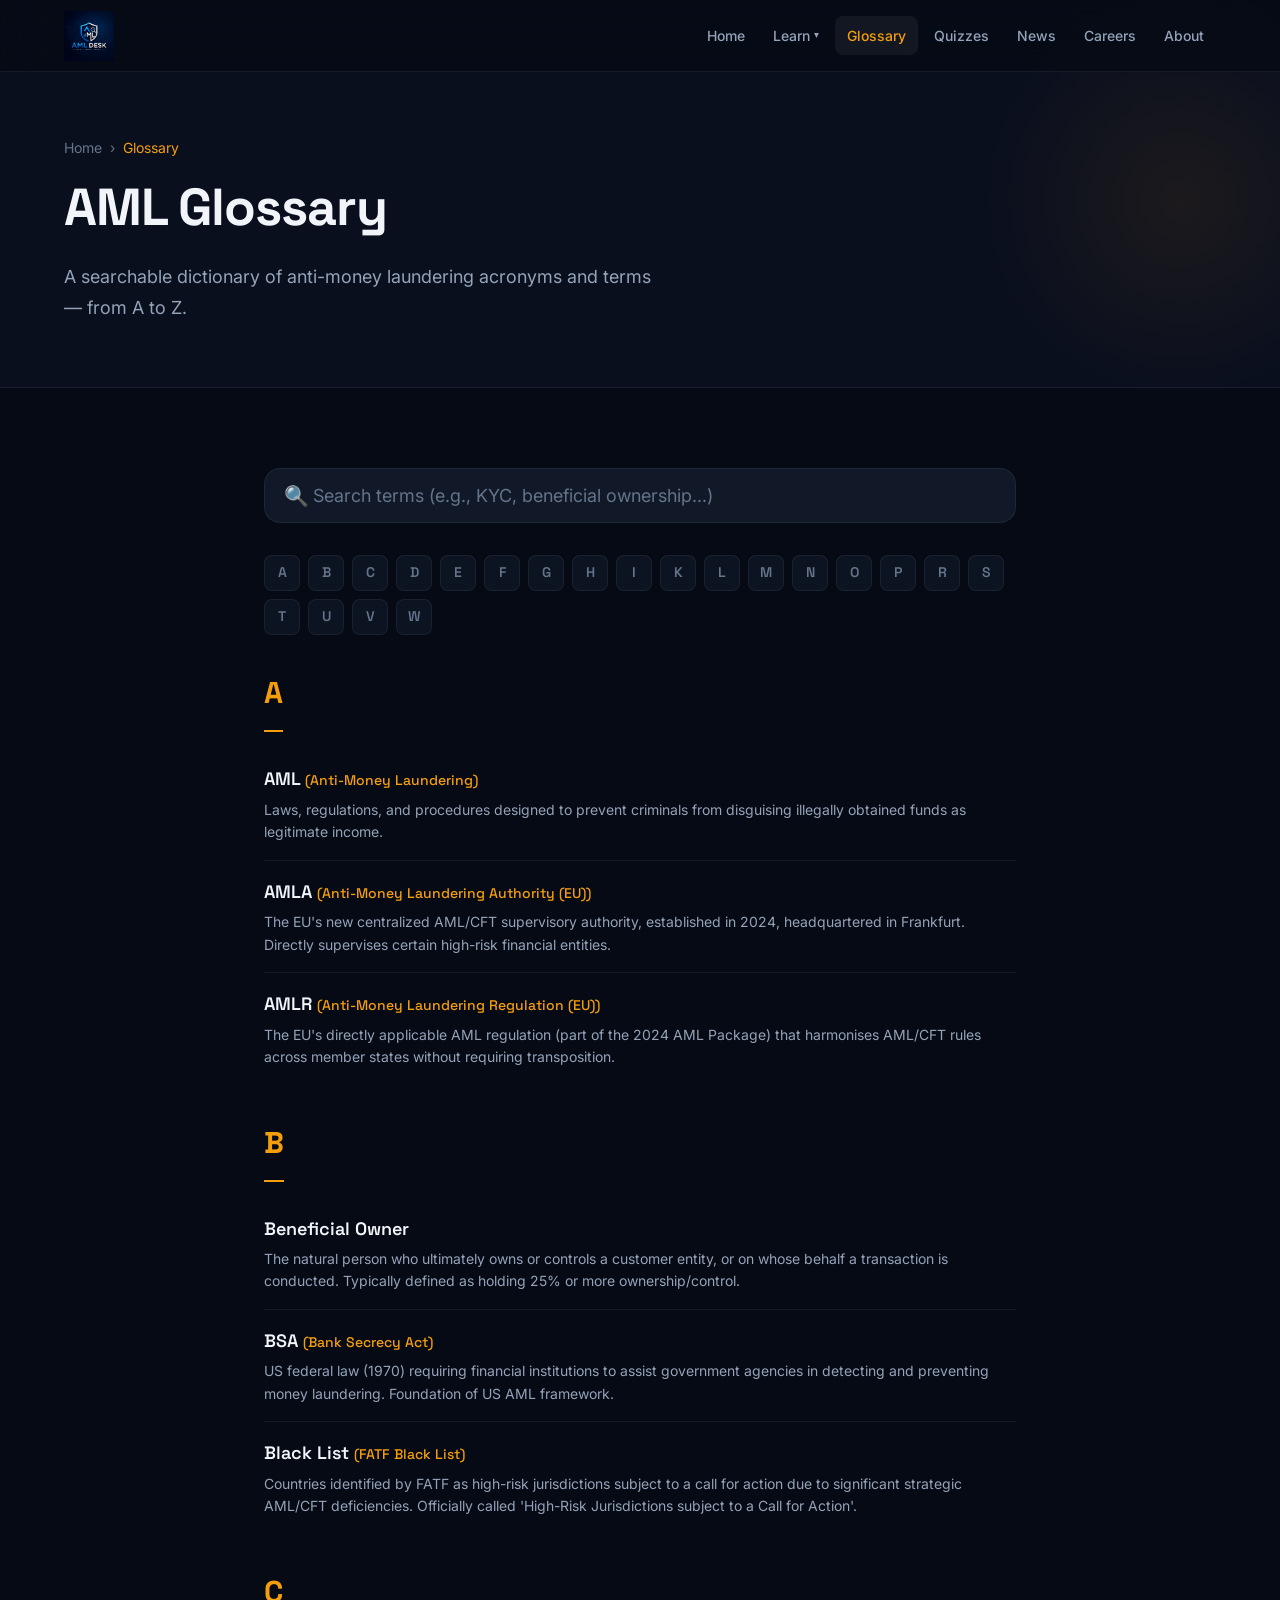
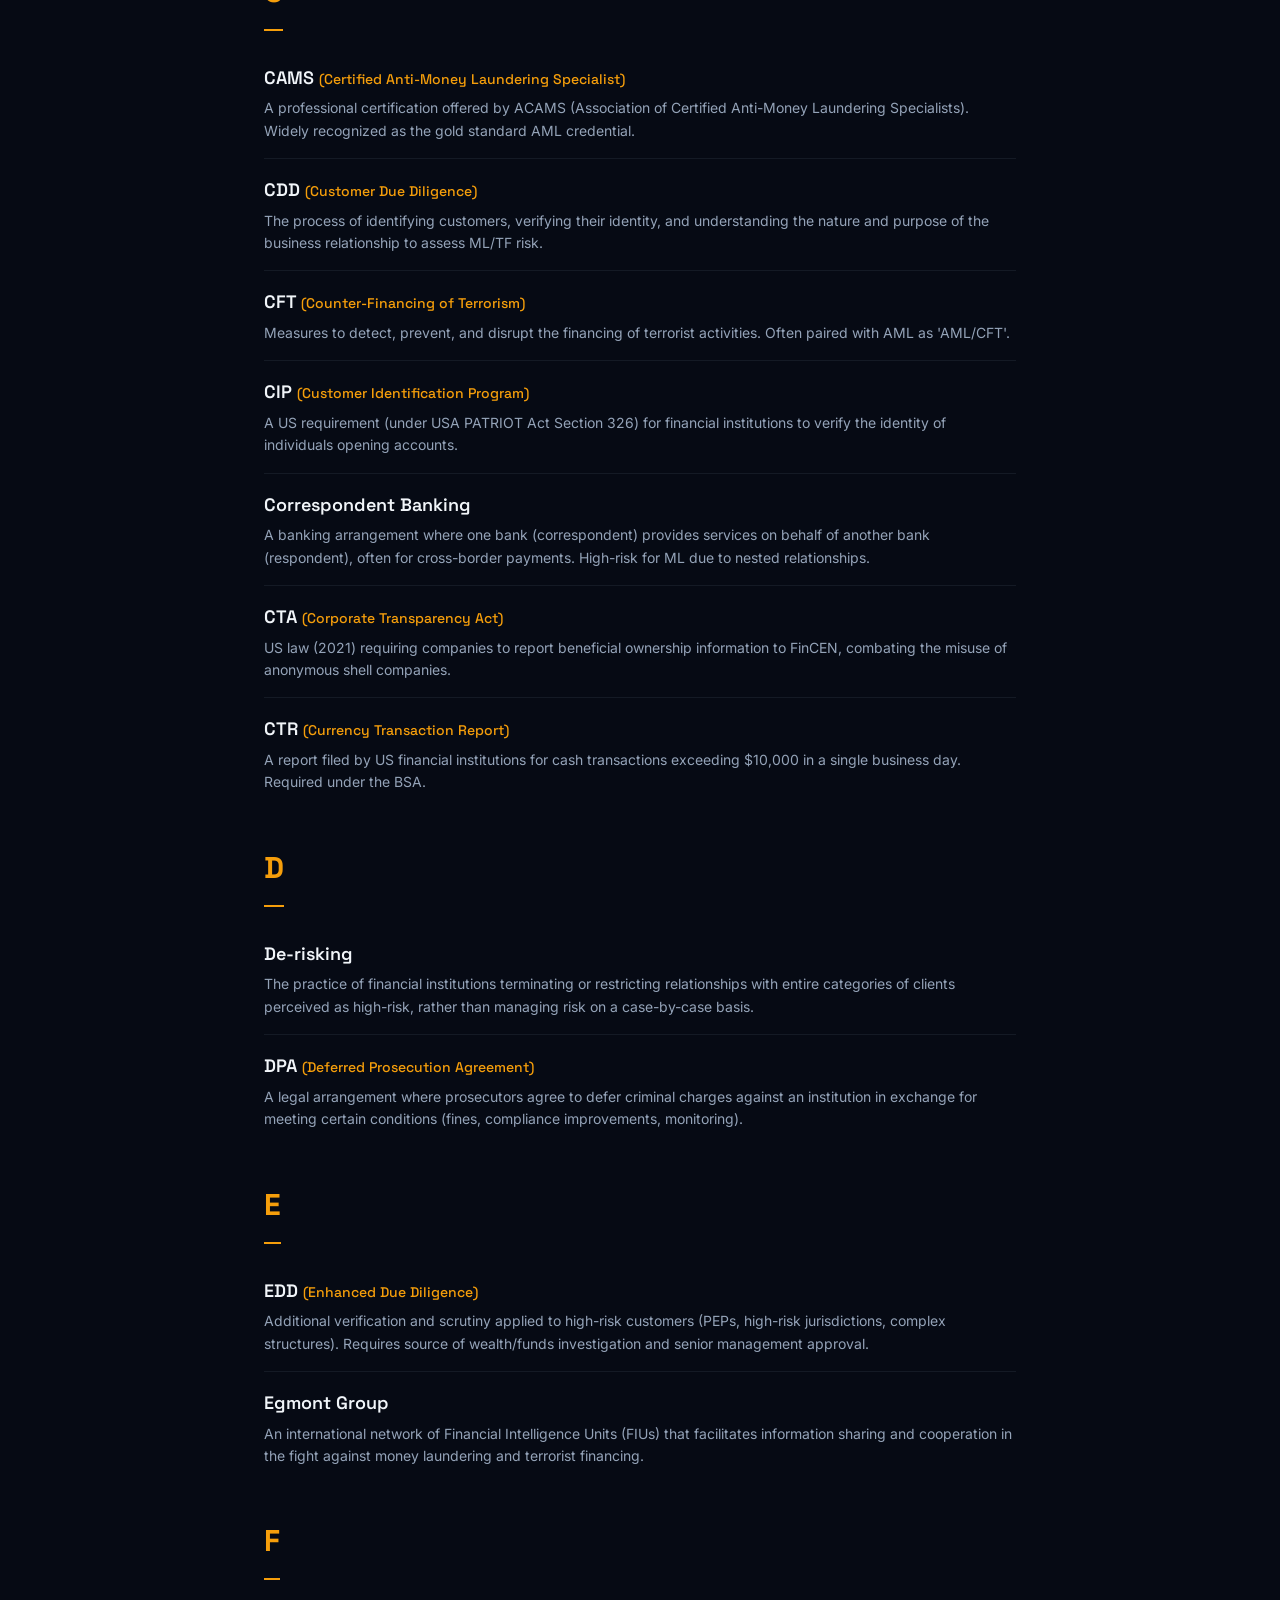
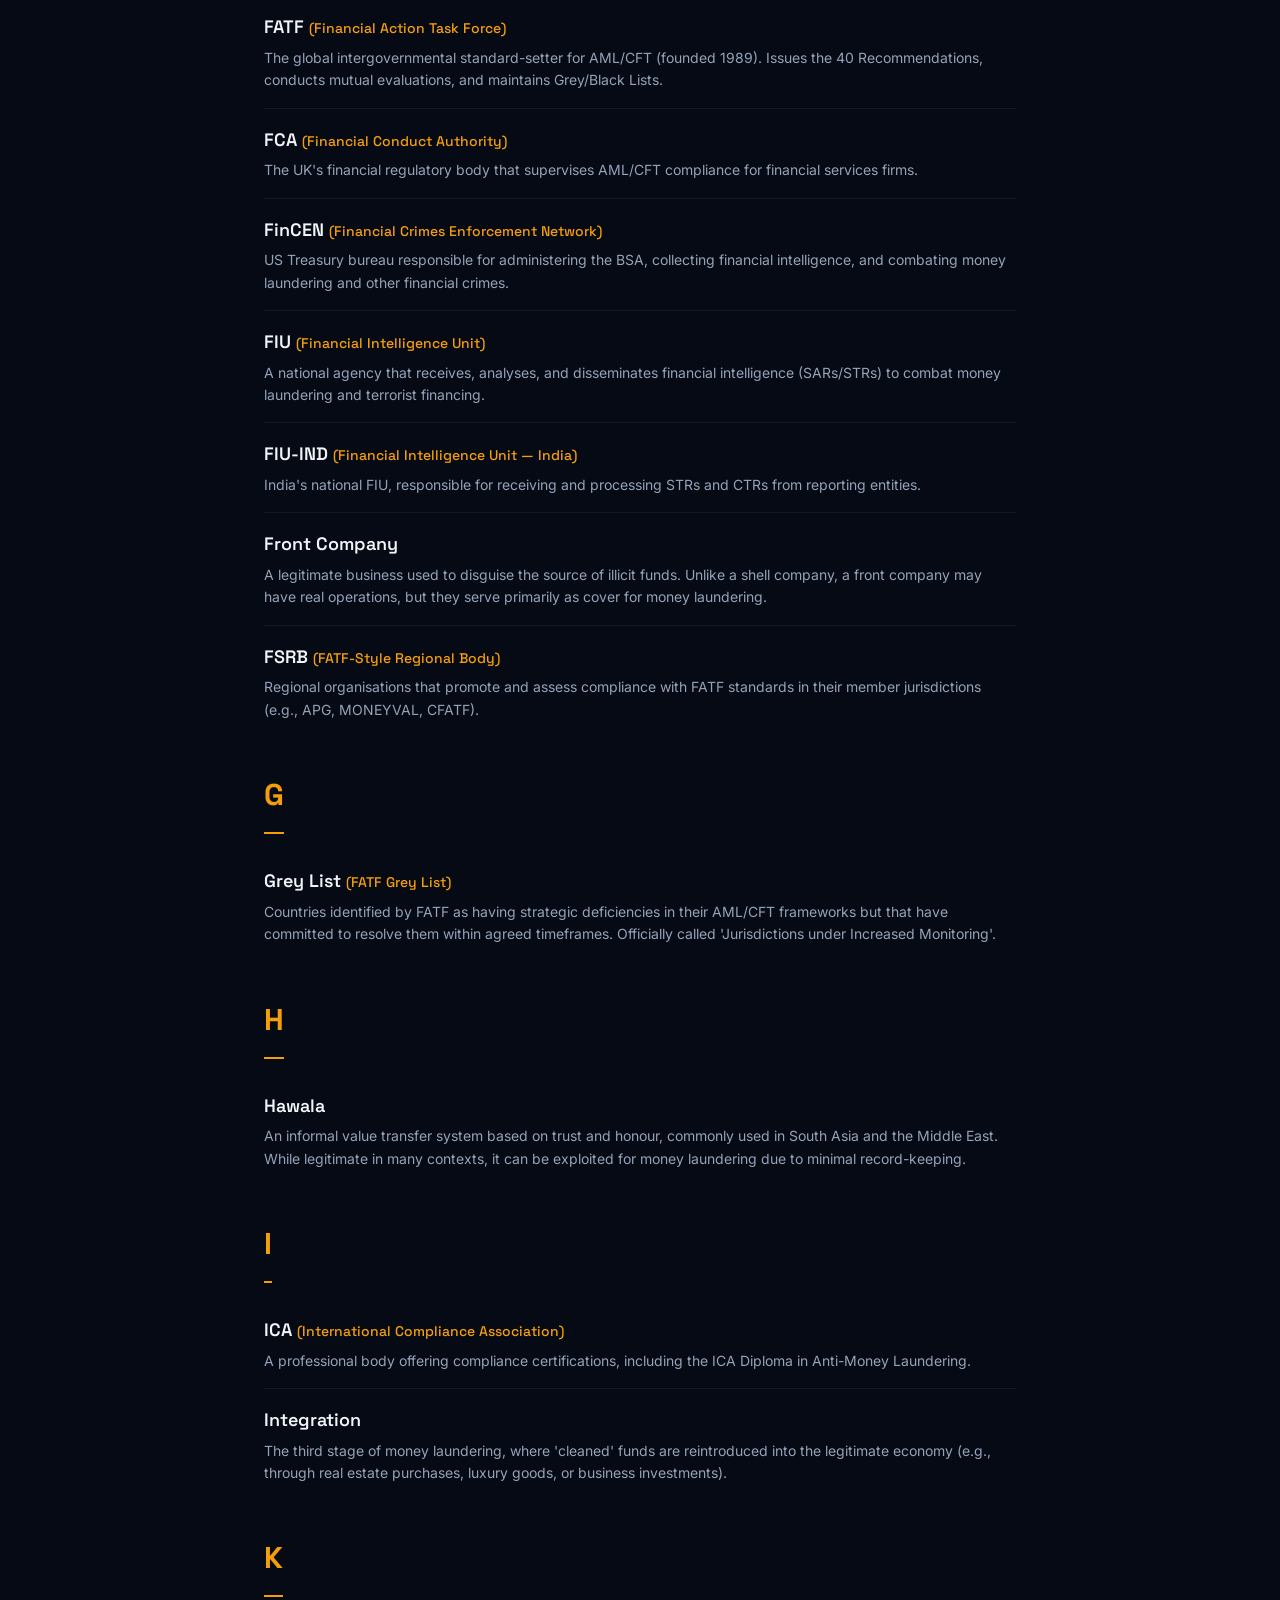
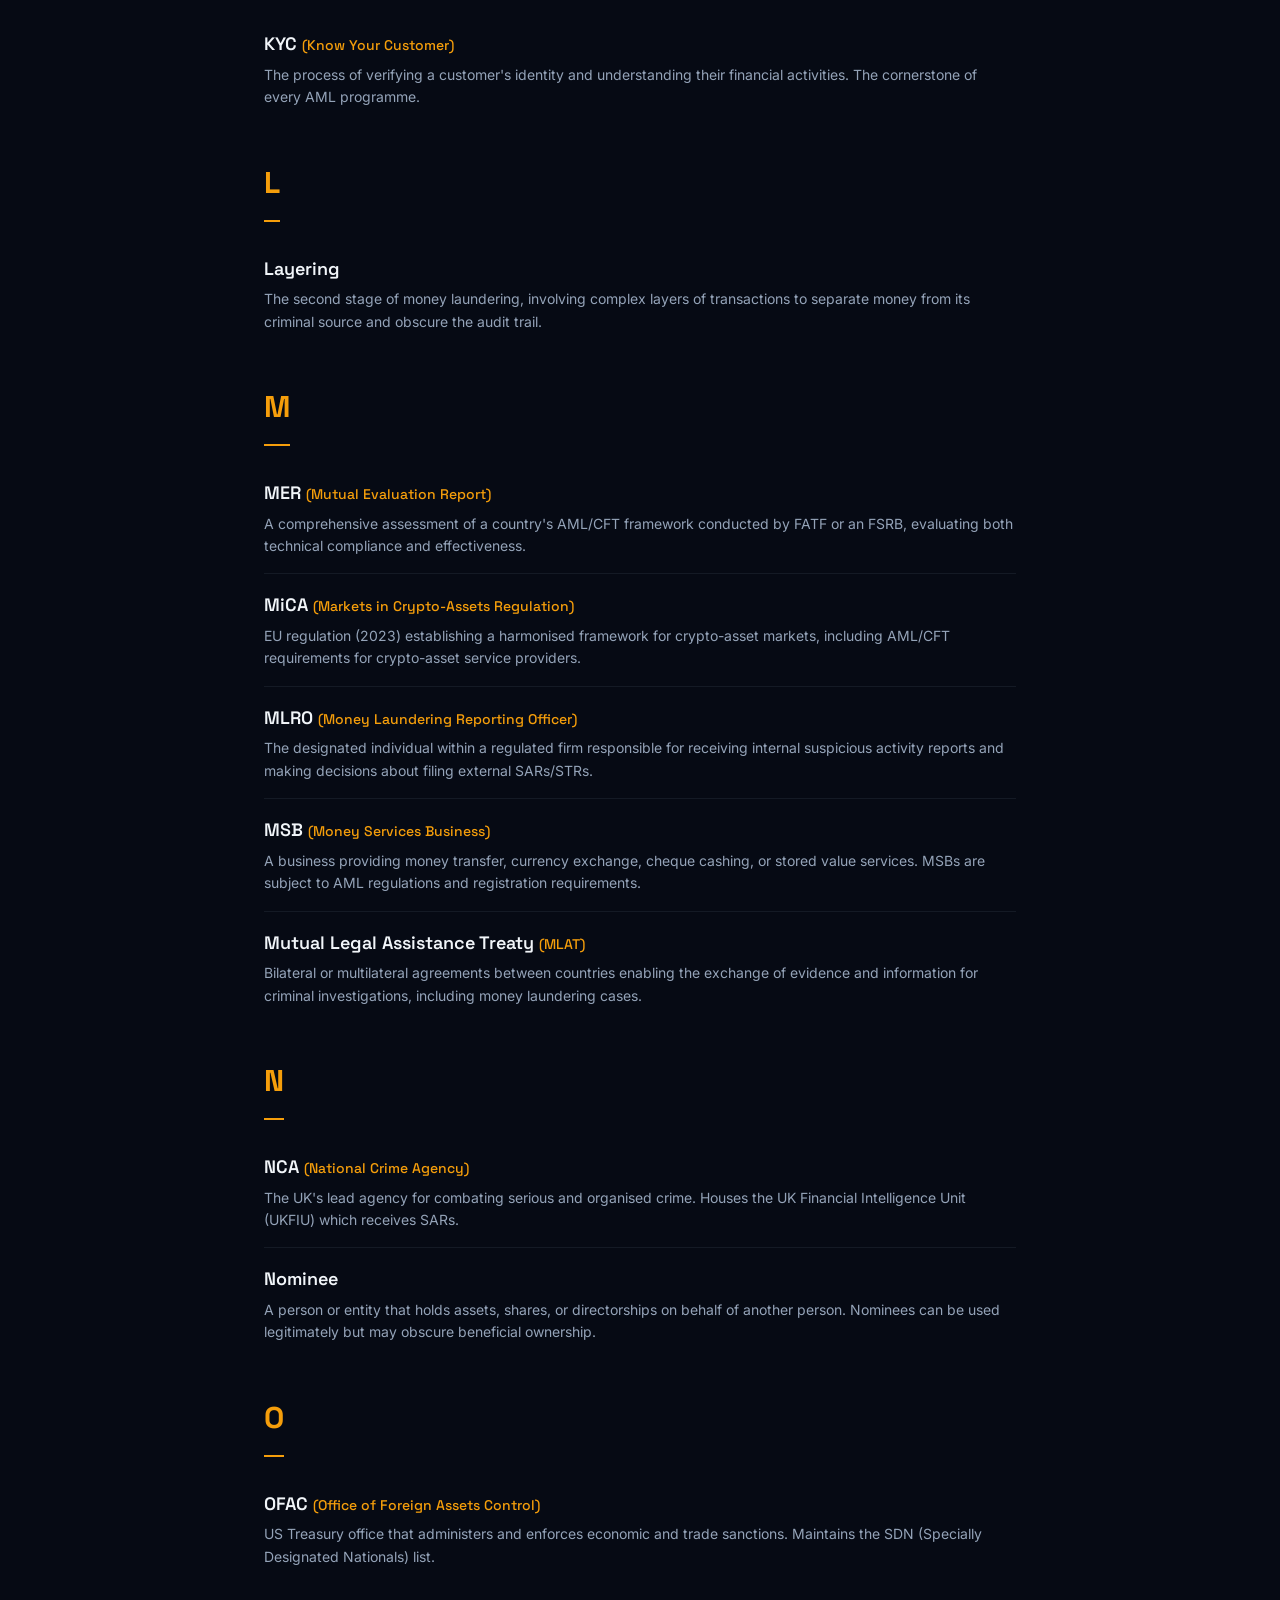
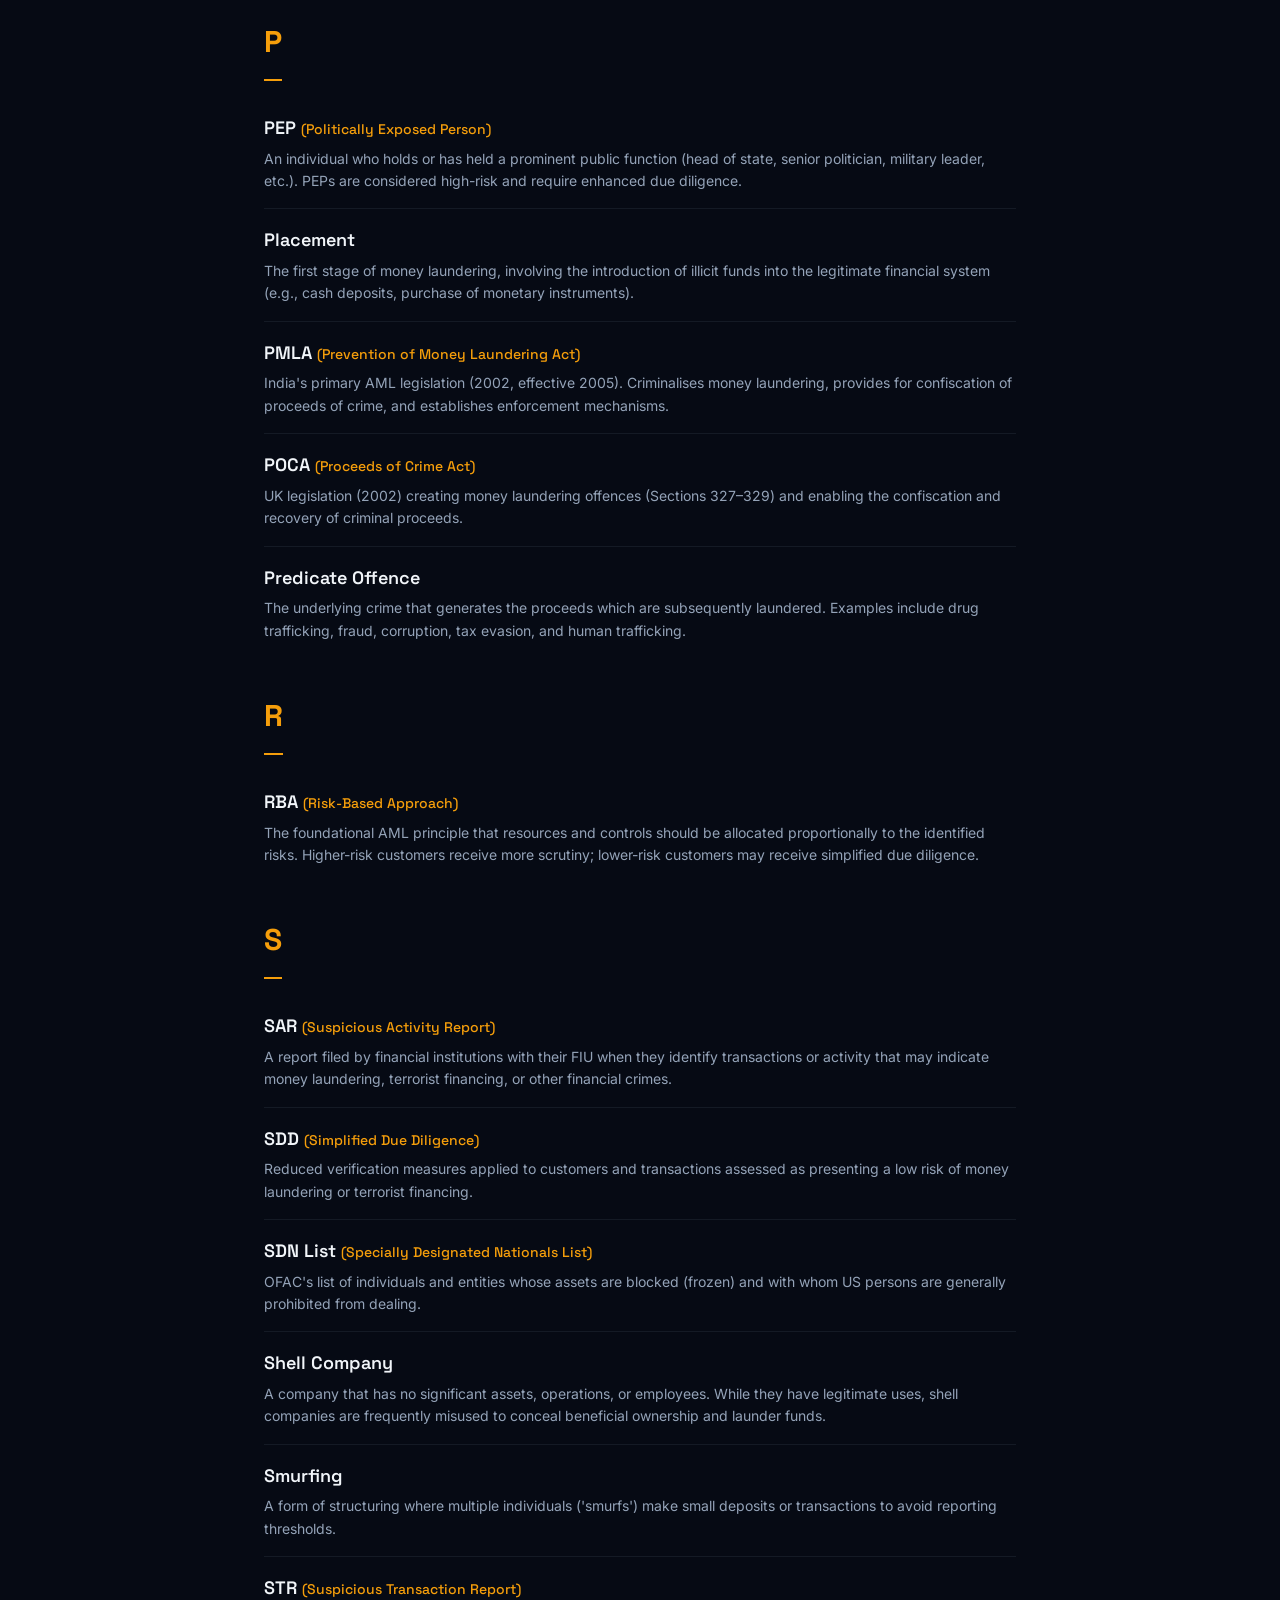
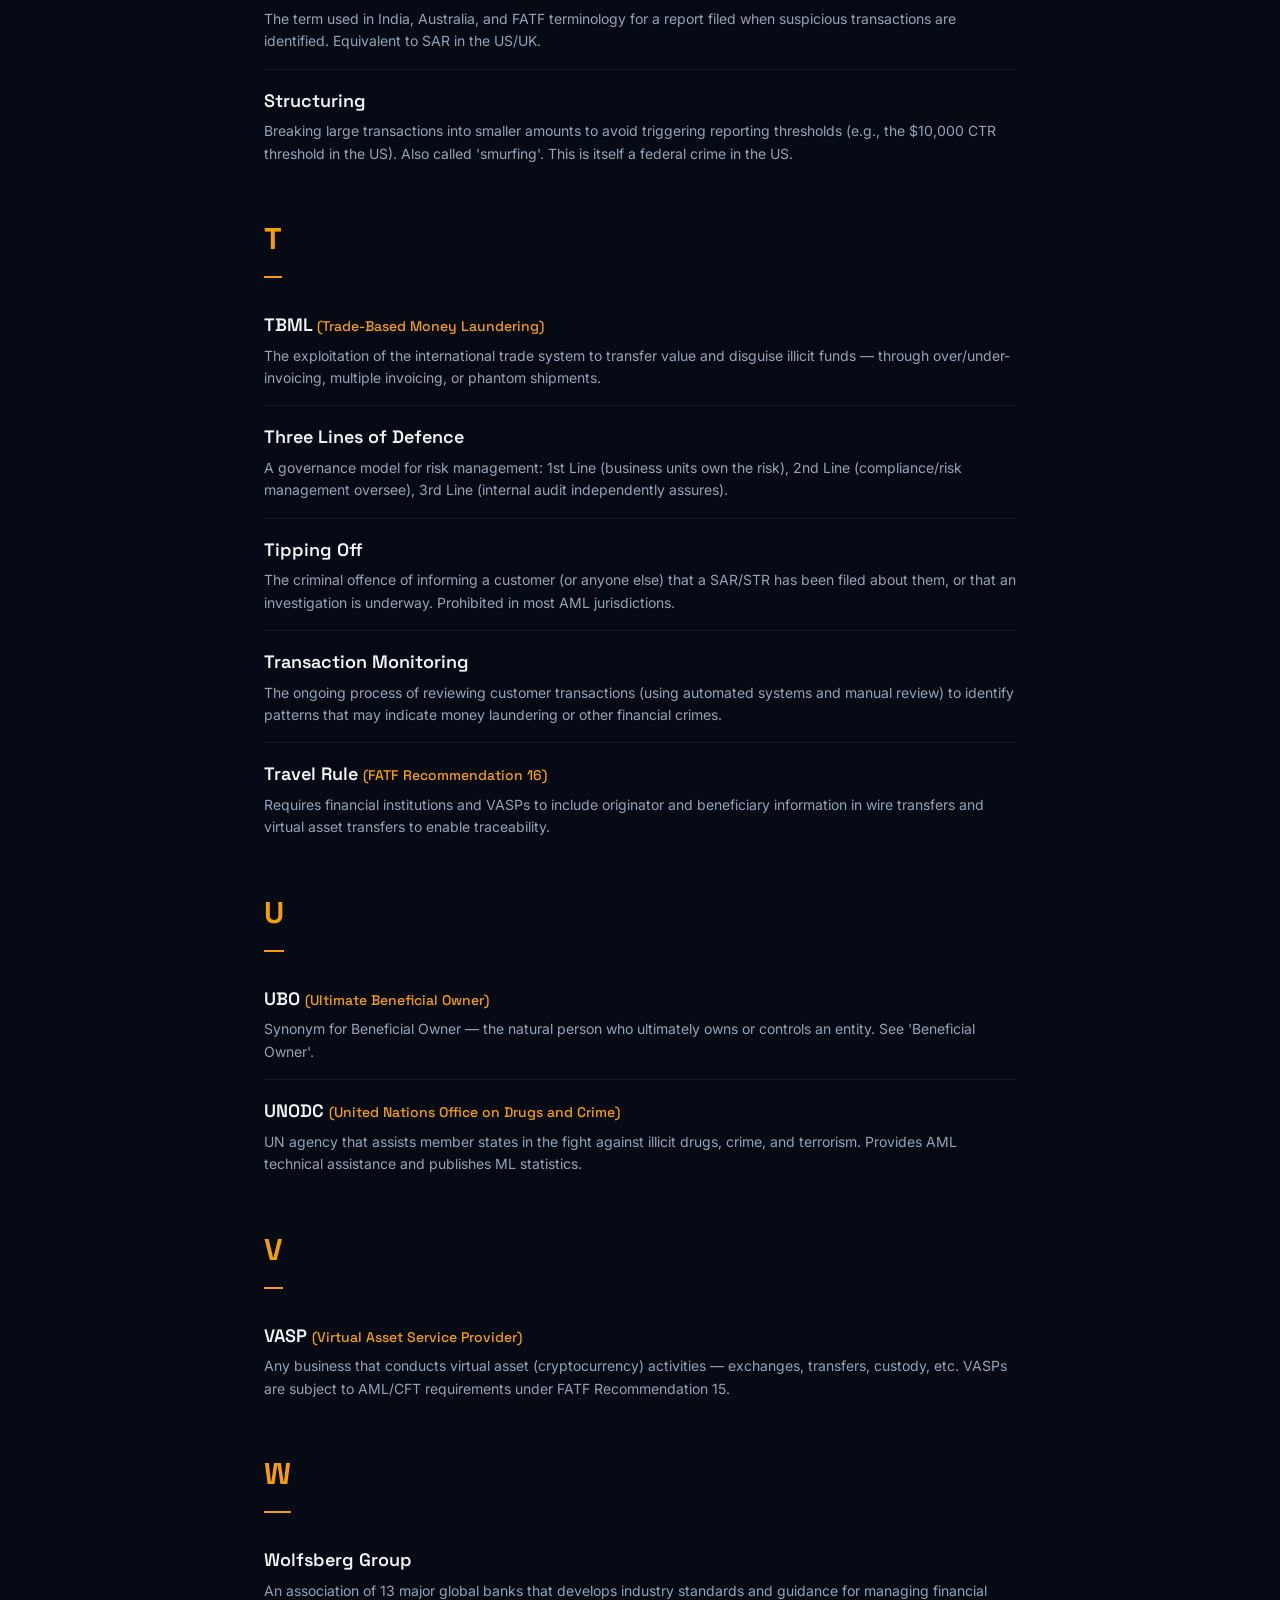
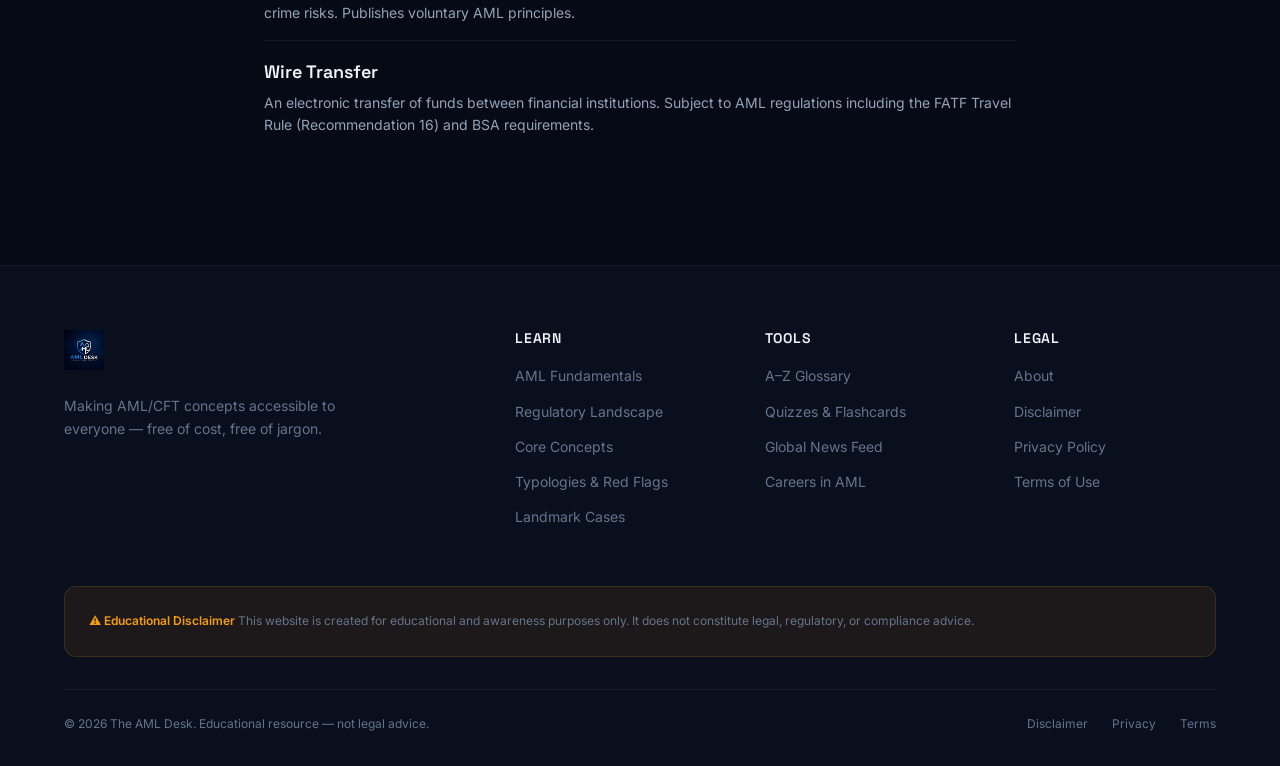
<file: glossary.html>
<!DOCTYPE html>
<html lang="en">
<head>
  <meta charset="UTF-8">
  <meta name="viewport" content="width=device-width, initial-scale=1.0">
  <meta name="description" content="Searchable A-Z glossary of AML terms and acronyms: KYC, CDD, EDD, PEP, SAR, STR, FATF, BSA, and 80+ more anti-money laundering terms defined in plain English.">
  <title>AML Glossary — The AML Desk</title>
  <link rel="stylesheet" href="styles.css">
  <link rel="icon" type="image/png" href="logo.png">
</head>
<body>
  <a href="#main-content" class="skip-nav">Skip to main content</a>
  <nav class="navbar" role="navigation" aria-label="Main navigation">
    <div class="container">
      <a href="index.html" class="navbar__logo"><img src="logo.png" alt="The AML Desk Logo" class="navbar__logo-image"></a>
      <ul class="navbar__links" id="nav-links" role="menubar">
        <li role="none"><a href="index.html" role="menuitem">Home</a></li>
        <li class="navbar__dropdown" role="none"><a href="#" class="navbar__dropdown-toggle" role="menuitem" aria-haspopup="true">Learn</a><ul class="navbar__dropdown-menu" role="menu"><li role="none"><a href="fundamentals.html" role="menuitem">AML Fundamentals</a></li><li role="none"><a href="regulatory-landscape.html" role="menuitem">Regulatory Landscape</a></li><li role="none"><a href="core-concepts.html" role="menuitem">Core Concepts</a></li><li role="none"><a href="typologies.html" role="menuitem">Typologies & Red Flags</a></li><li role="none"><a href="landmark-cases.html" role="menuitem">Landmark Cases</a></li></ul></li>
        <li role="none"><a href="glossary.html" role="menuitem">Glossary</a></li>
        <li role="none"><a href="quizzes.html" role="menuitem">Quizzes</a></li>
        <li role="none"><a href="news.html" role="menuitem">News</a></li>
        <li role="none"><a href="careers.html" role="menuitem">Careers</a></li>
        <li role="none"><a href="about.html" role="menuitem">About</a></li>
      </ul>
      <button class="navbar__toggle" aria-label="Toggle navigation menu"><span></span><span></span><span></span></button>
    </div>
  </nav>
  <div class="navbar__overlay" aria-hidden="true"></div>

  <main id="main-content">
    <header class="page-header">
      <div class="container">
        <nav class="page-header__breadcrumb" aria-label="Breadcrumb"><a href="index.html">Home</a><span aria-hidden="true">›</span><span class="current">Glossary</span></nav>
        <h1>AML Glossary</h1>
        <p>A searchable dictionary of anti-money laundering acronyms and terms — from A to Z.</p>
      </div>
    </header>

    <section class="section">
      <div class="container container--narrow">
        <!-- Search -->
        <div class="glossary-search reveal">
          <span class="glossary-search__icon" aria-hidden="true">🔍</span>
          <input type="text" id="glossary-search-input" class="glossary-search__input" placeholder="Search terms (e.g., KYC, beneficial ownership...)" aria-label="Search glossary terms" autocomplete="off">
        </div>

        <!-- Letter nav -->
        <div class="glossary-letters reveal" id="glossary-letters" role="navigation" aria-label="Jump to letter">
          <!-- Populated by JS -->
        </div>

        <!-- No results message -->
        <div id="glossary-no-results" style="display: none; text-align: center; padding: var(--space-12) 0;">
          <p style="font-size: var(--text-xl); color: var(--color-text-muted);">No terms found matching your search.</p>
        </div>

        <!-- Glossary content -->
        <div id="glossary-content">
          <!-- Populated by JS -->
        </div>
      </div>
    </section>
  </main>

  <footer class="footer" role="contentinfo">
    <div class="container">
      <div class="footer__grid">
        <div class="footer__brand"><a href="index.html" class="footer__brand-logo"><img src="logo.png" alt="The AML Desk Logo" class="footer__logo-image"></a><p>Making AML/CFT concepts accessible to everyone — free of cost, free of jargon.</p></div>
        <div class="footer__column"><h5>Learn</h5><ul><li><a href="fundamentals.html">AML Fundamentals</a></li><li><a href="regulatory-landscape.html">Regulatory Landscape</a></li><li><a href="core-concepts.html">Core Concepts</a></li><li><a href="typologies.html">Typologies &amp; Red Flags</a></li><li><a href="landmark-cases.html">Landmark Cases</a></li></ul></div>
        <div class="footer__column"><h5>Tools</h5><ul><li><a href="glossary.html">A–Z Glossary</a></li><li><a href="quizzes.html">Quizzes &amp; Flashcards</a></li><li><a href="news.html">Global News Feed</a></li><li><a href="careers.html">Careers in AML</a></li></ul></div>
        <div class="footer__column"><h5>Legal</h5><ul><li><a href="about.html">About</a></li><li><a href="disclaimer.html">Disclaimer</a></li><li><a href="privacy.html">Privacy Policy</a></li><li><a href="terms.html">Terms of Use</a></li></ul></div>
      </div>
      <div class="footer__disclaimer" role="note"><p><strong>⚠️ Educational Disclaimer</strong> This website is created for educational and awareness purposes only. It does not constitute legal, regulatory, or compliance advice.</p></div>
      <div class="footer__bottom"><p>&copy; 2026 The AML Desk. Educational resource — not legal advice.</p><div class="footer__bottom-links"><a href="disclaimer.html">Disclaimer</a><a href="privacy.html">Privacy</a><a href="terms.html">Terms</a></div></div>
    </div>
  </footer>
  <script src="main.js"></script>
  <script src="glossary.js"></script>
</body>
</html>
</file>
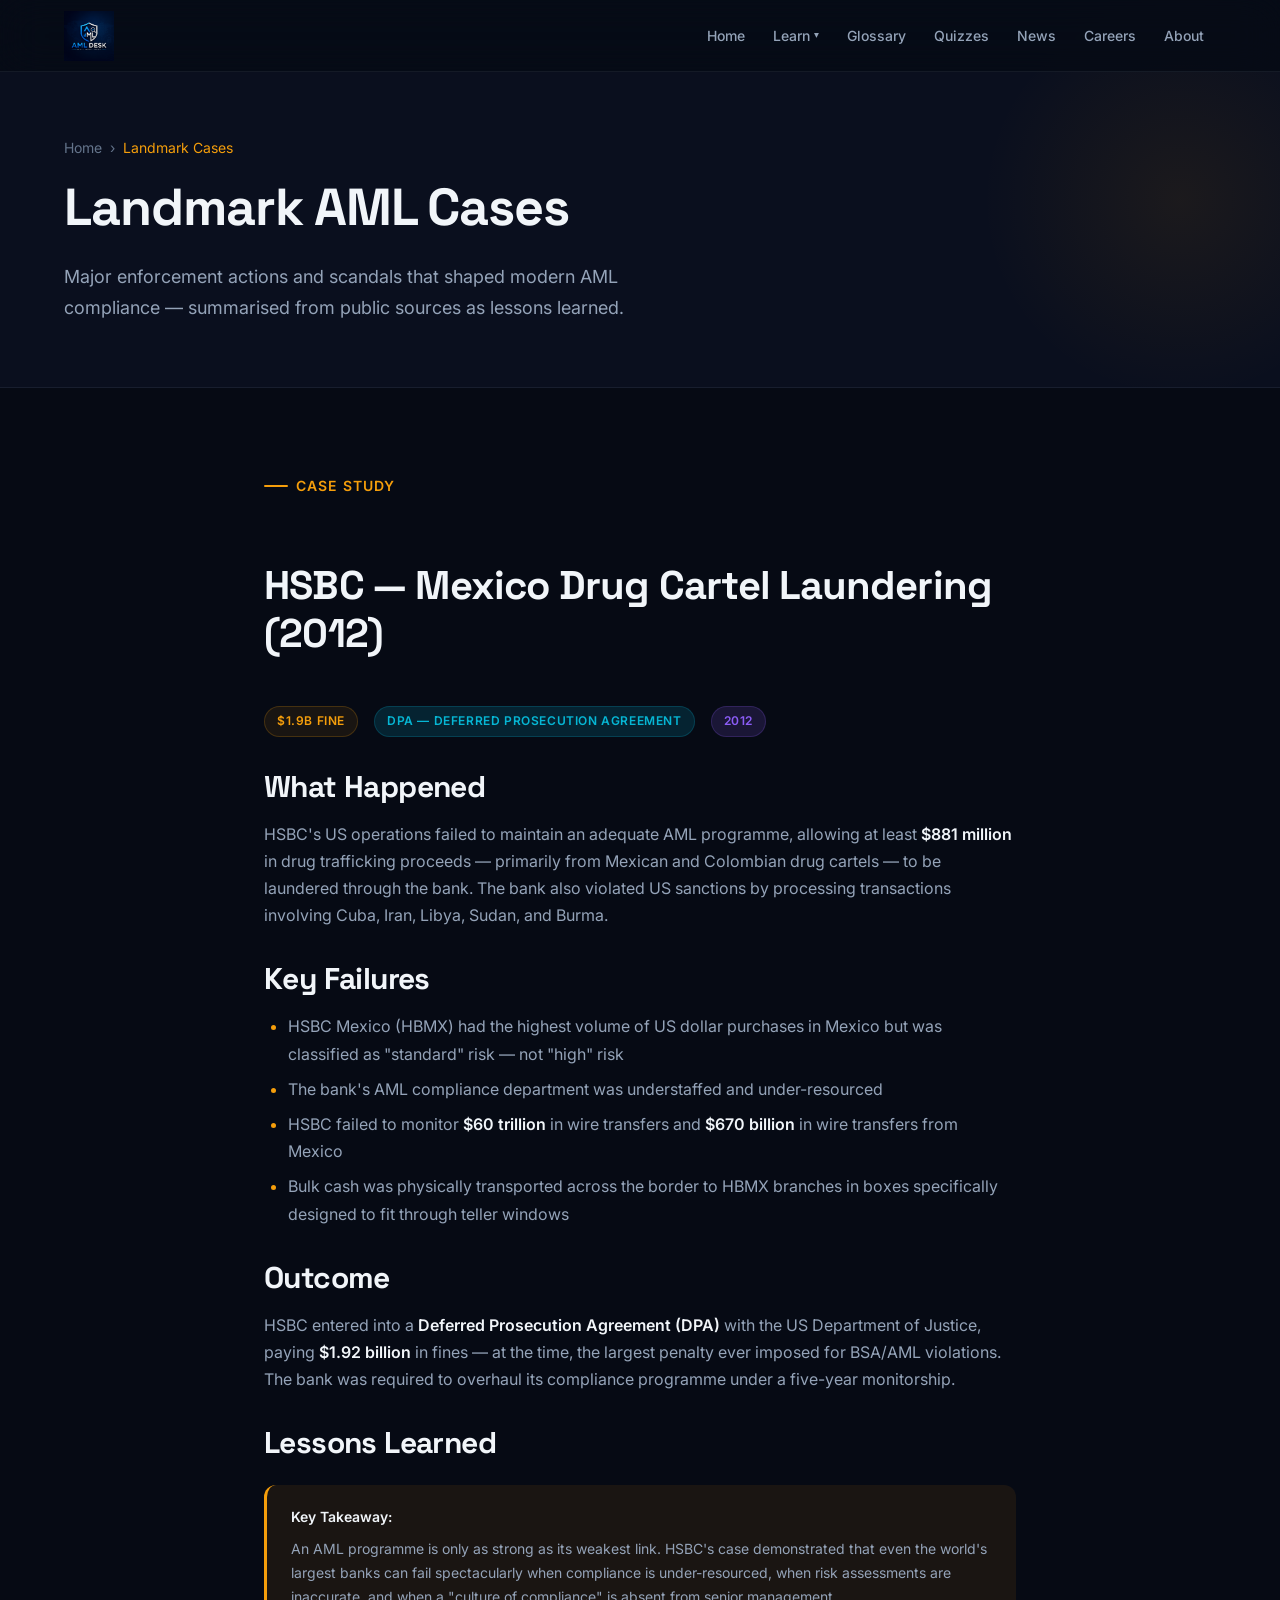
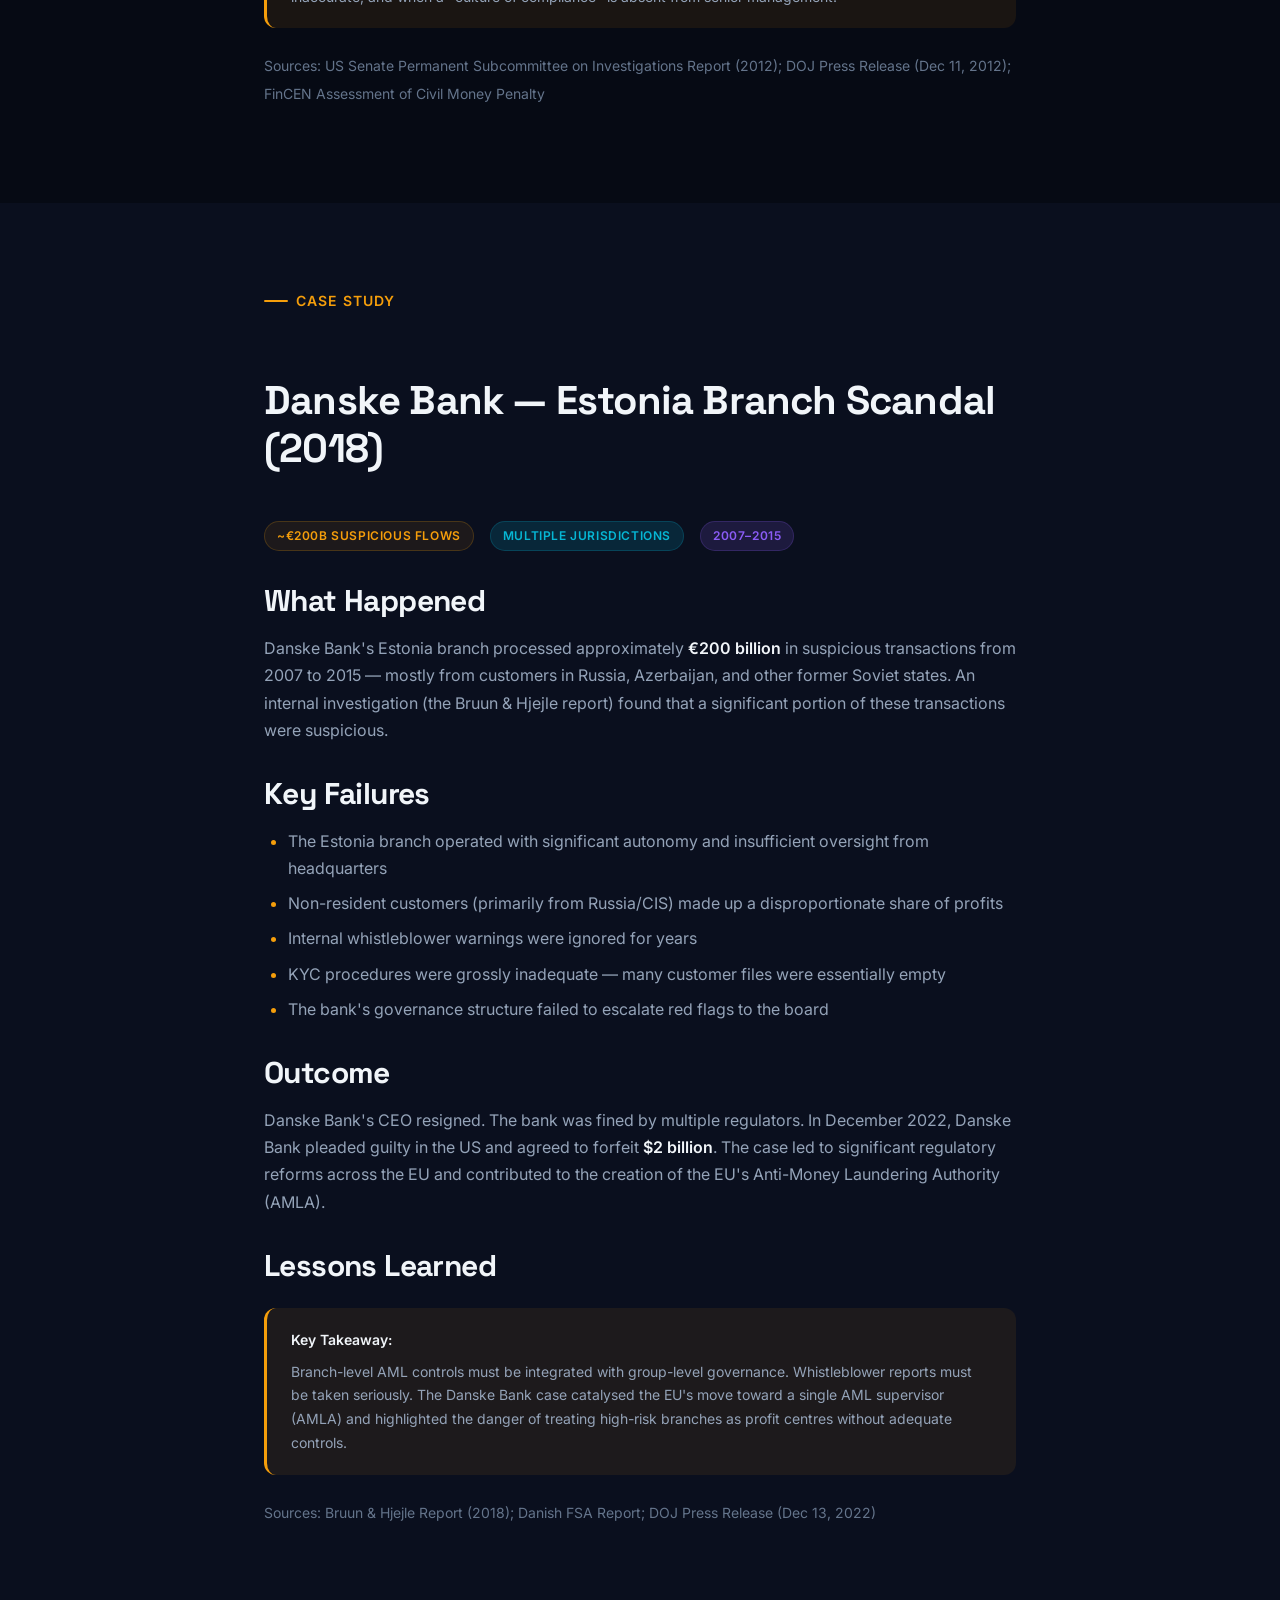
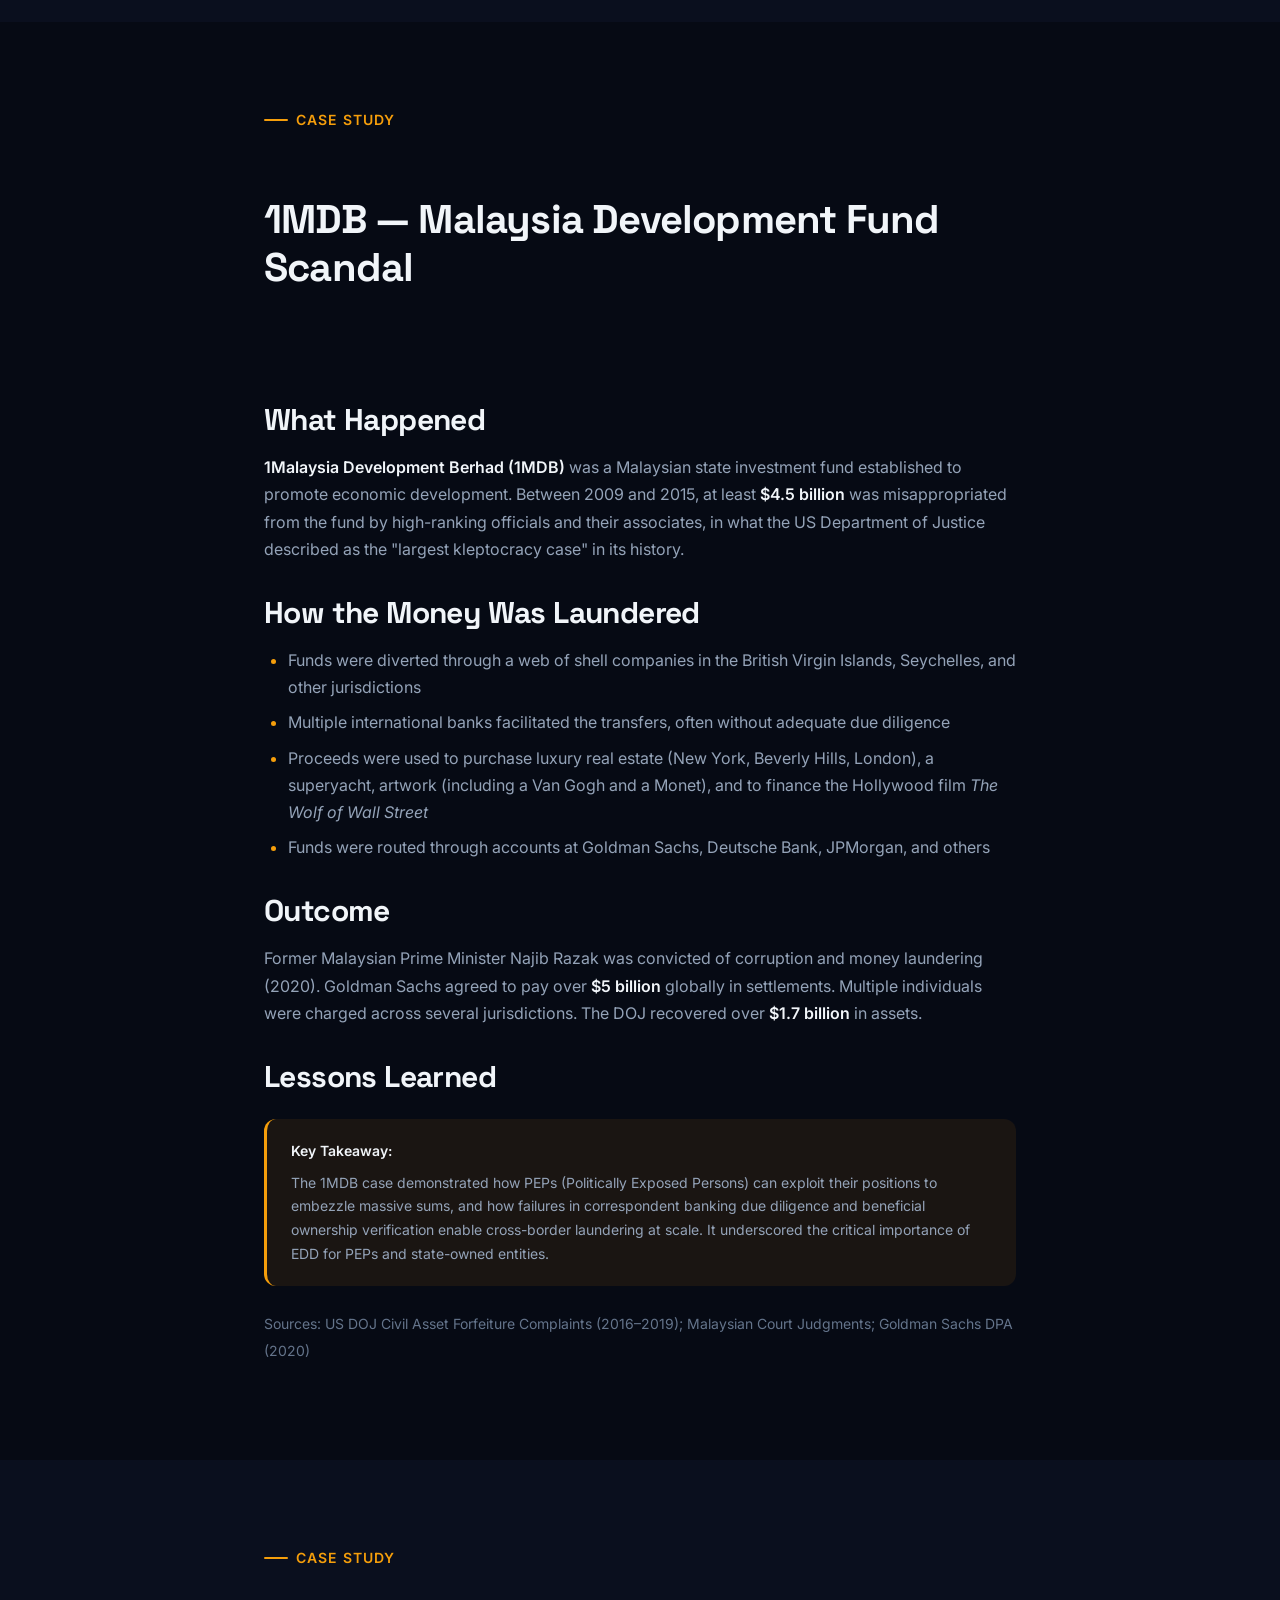
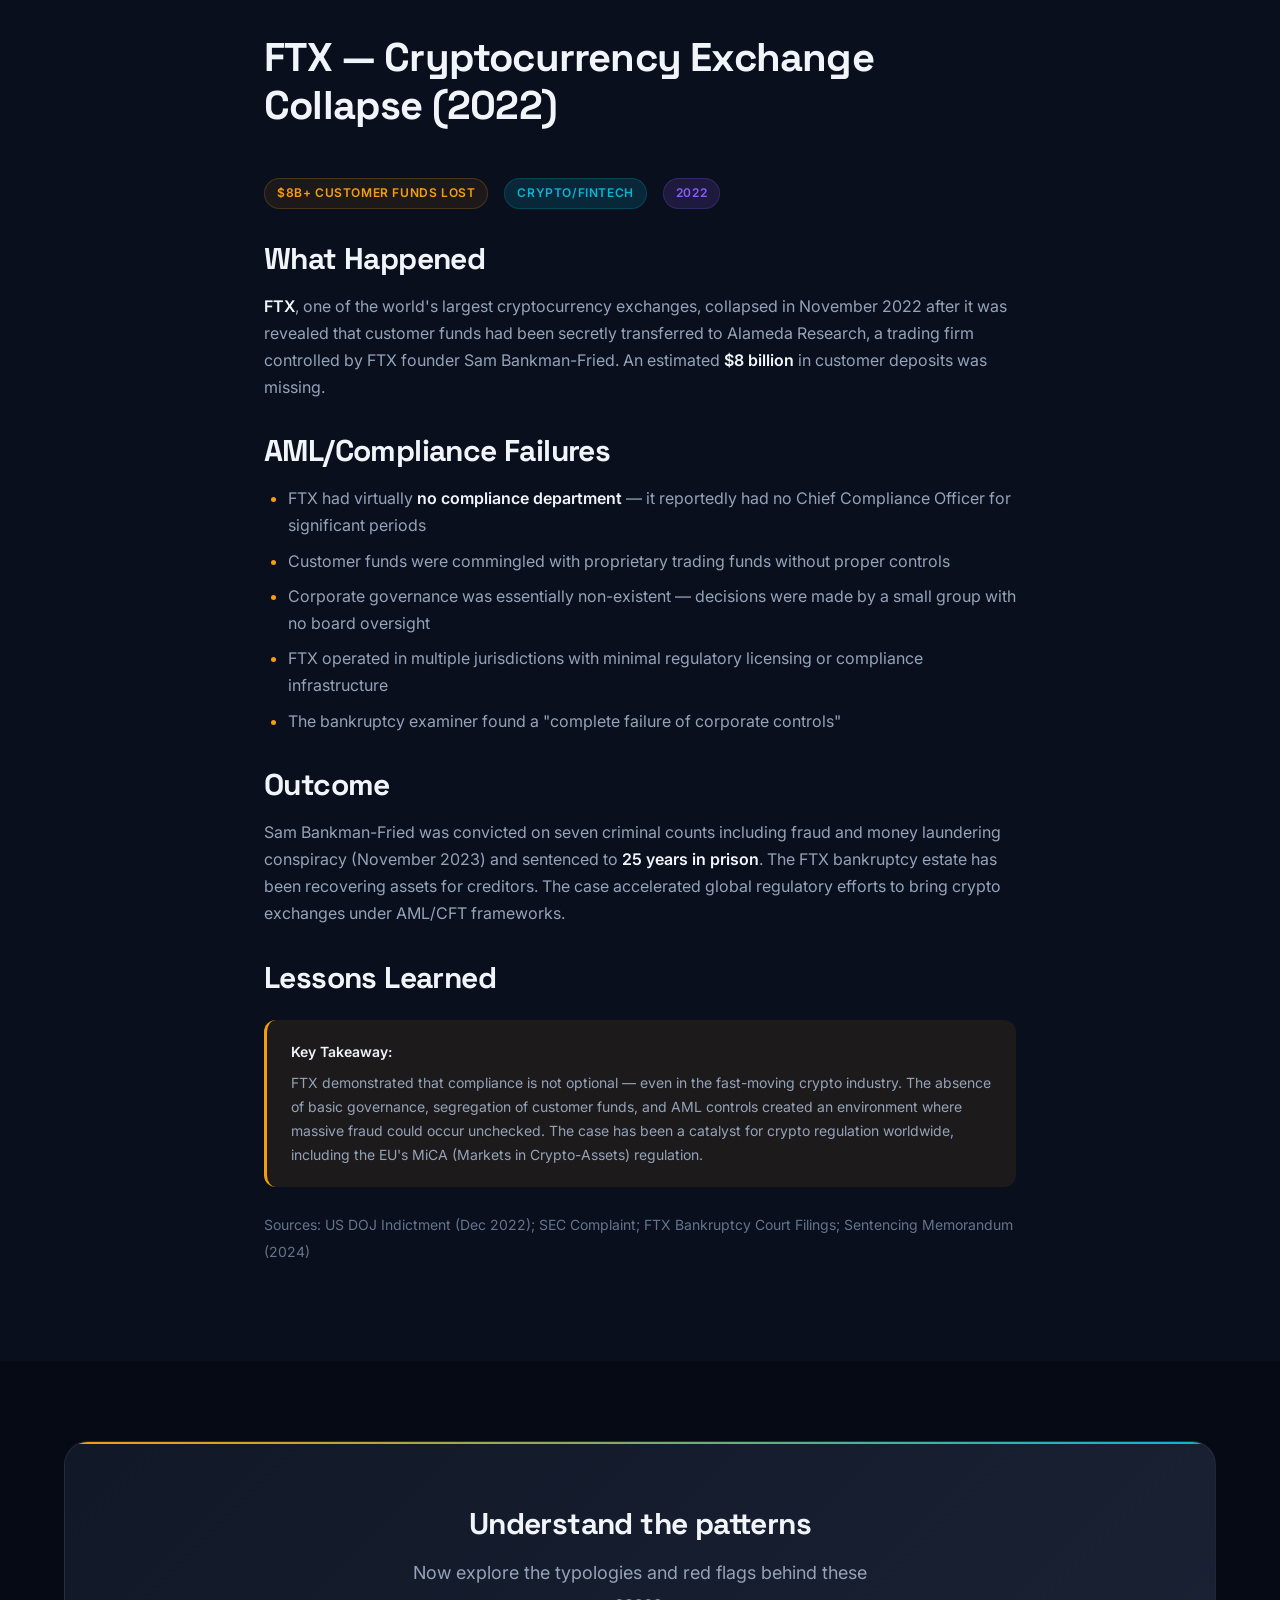
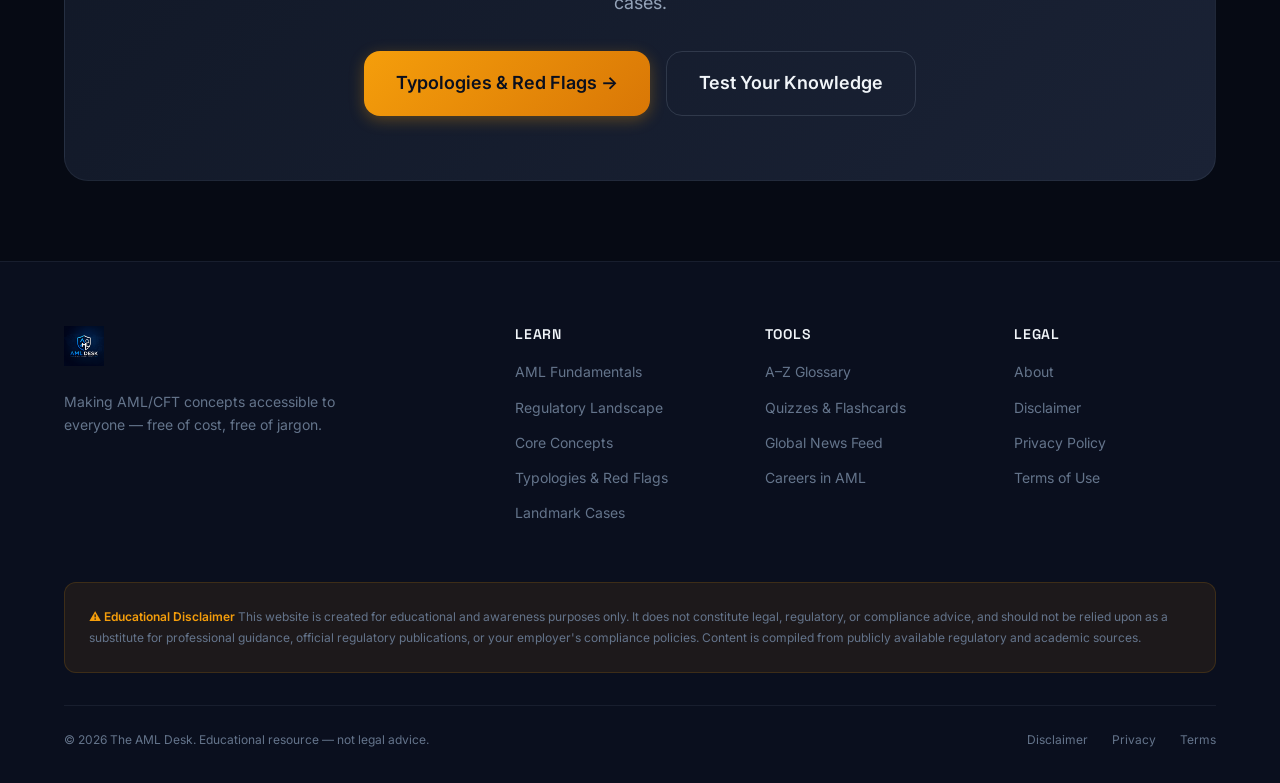
<file: landmark-cases.html>
<!DOCTYPE html>
<html lang="en">
<head>
  <meta charset="UTF-8">
  <meta name="viewport" content="width=device-width, initial-scale=1.0">
  <meta name="description" content="Landmark AML enforcement cases: HSBC Mexico, Danske Bank Estonia, 1MDB, and FTX — summarised from public enforcement actions with lessons learned.">
  <title>Landmark Cases — The AML Desk</title>
  <link rel="stylesheet" href="styles.css">
  <link rel="icon" type="image/png" href="logo.png">
</head>
<body>
  <a href="#main-content" class="skip-nav">Skip to main content</a>
  <nav class="navbar" role="navigation" aria-label="Main navigation">
    <div class="container">
      <a href="index.html" class="navbar__logo"><img src="logo.png" alt="The AML Desk Logo" class="navbar__logo-image"></a>
      <ul class="navbar__links" id="nav-links" role="menubar">
        <li role="none"><a href="index.html" role="menuitem">Home</a></li>
        <li class="navbar__dropdown" role="none"><a href="#" class="navbar__dropdown-toggle" role="menuitem" aria-haspopup="true">Learn</a><ul class="navbar__dropdown-menu" role="menu"><li role="none"><a href="fundamentals.html" role="menuitem">AML Fundamentals</a></li><li role="none"><a href="regulatory-landscape.html" role="menuitem">Regulatory Landscape</a></li><li role="none"><a href="core-concepts.html" role="menuitem">Core Concepts</a></li><li role="none"><a href="typologies.html" role="menuitem">Typologies & Red Flags</a></li><li role="none"><a href="landmark-cases.html" role="menuitem">Landmark Cases</a></li></ul></li>
        <li role="none"><a href="glossary.html" role="menuitem">Glossary</a></li>
        <li role="none"><a href="quizzes.html" role="menuitem">Quizzes</a></li>
        <li role="none"><a href="news.html" role="menuitem">News</a></li>
        <li role="none"><a href="careers.html" role="menuitem">Careers</a></li>
        <li role="none"><a href="about.html" role="menuitem">About</a></li>
      </ul>
      <button class="navbar__toggle" aria-label="Toggle navigation menu"><span></span><span></span><span></span></button>
    </div>
  </nav>
  <div class="navbar__overlay" aria-hidden="true"></div>

  <main id="main-content">
    <header class="page-header">
      <div class="container">
        <nav class="page-header__breadcrumb" aria-label="Breadcrumb"><a href="index.html">Home</a><span aria-hidden="true">›</span><span class="current">Landmark Cases</span></nav>
        <h1>Landmark AML Cases</h1>
        <p>Major enforcement actions and scandals that shaped modern AML compliance — summarised from public sources as lessons learned.</p>
      </div>
    </header>

    <!-- HSBC Mexico -->
    <section class="section" id="hsbc">
      <div class="container container--narrow">
        <div class="content-body">
          <div class="section-header reveal">
            <span class="section-header__label">Case Study</span>
            <h2>HSBC — Mexico Drug Cartel Laundering (2012)</h2>
          </div>

          <div class="flex gap-4 mb-8 reveal" style="flex-wrap: wrap;">
            <span class="badge badge--amber">$1.9B Fine</span>
            <span class="badge badge--teal">DPA — Deferred Prosecution Agreement</span>
            <span class="badge badge--purple">2012</span>
          </div>

          <h3 class="reveal">What Happened</h3>
          <p class="reveal">HSBC's US operations failed to maintain an adequate AML programme, allowing at least <strong>$881 million</strong> in drug trafficking proceeds — primarily from Mexican and Colombian drug cartels — to be laundered through the bank. The bank also violated US sanctions by processing transactions involving Cuba, Iran, Libya, Sudan, and Burma.</p>

          <h3 class="reveal">Key Failures</h3>
          <ul class="reveal">
            <li>HSBC Mexico (HBMX) had the highest volume of US dollar purchases in Mexico but was classified as "standard" risk — not "high" risk</li>
            <li>The bank's AML compliance department was understaffed and under-resourced</li>
            <li>HSBC failed to monitor <strong>$60 trillion</strong> in wire transfers and <strong>$670 billion</strong> in wire transfers from Mexico</li>
            <li>Bulk cash was physically transported across the border to HBMX branches in boxes specifically designed to fit through teller windows</li>
          </ul>

          <h3 class="reveal">Outcome</h3>
          <p class="reveal">HSBC entered into a <strong>Deferred Prosecution Agreement (DPA)</strong> with the US Department of Justice, paying <strong>$1.92 billion</strong> in fines — at the time, the largest penalty ever imposed for BSA/AML violations. The bank was required to overhaul its compliance programme under a five-year monitorship.</p>

          <h3 class="reveal">Lessons Learned</h3>
          <div class="callout callout--warning reveal">
            <p><strong>Key Takeaway:</strong> An AML programme is only as strong as its weakest link. HSBC's case demonstrated that even the world's largest banks can fail spectacularly when compliance is under-resourced, when risk assessments are inaccurate, and when a "culture of compliance" is absent from senior management.</p>
          </div>

          <p class="reveal color-muted"><small>Sources: US Senate Permanent Subcommittee on Investigations Report (2012); DOJ Press Release (Dec 11, 2012); FinCEN Assessment of Civil Money Penalty</small></p>
        </div>
      </div>
    </section>

    <!-- Danske Bank -->
    <section class="section section--alt" id="danske">
      <div class="container container--narrow">
        <div class="content-body">
          <div class="section-header reveal">
            <span class="section-header__label">Case Study</span>
            <h2>Danske Bank — Estonia Branch Scandal (2018)</h2>
          </div>

          <div class="flex gap-4 mb-8 reveal" style="flex-wrap: wrap;">
            <span class="badge badge--amber">~€200B Suspicious Flows</span>
            <span class="badge badge--teal">Multiple Jurisdictions</span>
            <span class="badge badge--purple">2007–2015</span>
          </div>

          <h3 class="reveal">What Happened</h3>
          <p class="reveal">Danske Bank's Estonia branch processed approximately <strong>€200 billion</strong> in suspicious transactions from 2007 to 2015 — mostly from customers in Russia, Azerbaijan, and other former Soviet states. An internal investigation (the Bruun & Hjejle report) found that a significant portion of these transactions were suspicious.</p>

          <h3 class="reveal">Key Failures</h3>
          <ul class="reveal">
            <li>The Estonia branch operated with significant autonomy and insufficient oversight from headquarters</li>
            <li>Non-resident customers (primarily from Russia/CIS) made up a disproportionate share of profits</li>
            <li>Internal whistleblower warnings were ignored for years</li>
            <li>KYC procedures were grossly inadequate — many customer files were essentially empty</li>
            <li>The bank's governance structure failed to escalate red flags to the board</li>
          </ul>

          <h3 class="reveal">Outcome</h3>
          <p class="reveal">Danske Bank's CEO resigned. The bank was fined by multiple regulators. In December 2022, Danske Bank pleaded guilty in the US and agreed to forfeit <strong>$2 billion</strong>. The case led to significant regulatory reforms across the EU and contributed to the creation of the EU's Anti-Money Laundering Authority (AMLA).</p>

          <h3 class="reveal">Lessons Learned</h3>
          <div class="callout callout--warning reveal">
            <p><strong>Key Takeaway:</strong> Branch-level AML controls must be integrated with group-level governance. Whistleblower reports must be taken seriously. The Danske Bank case catalysed the EU's move toward a single AML supervisor (AMLA) and highlighted the danger of treating high-risk branches as profit centres without adequate controls.</p>
          </div>

          <p class="reveal color-muted"><small>Sources: Bruun & Hjejle Report (2018); Danish FSA Report; DOJ Press Release (Dec 13, 2022)</small></p>
        </div>
      </div>
    </section>

    <!-- 1MDB -->
    <section class="section" id="1mdb">
      <div class="container container--narrow">
        <div class="content-body">
          <div class="section-header reveal">
            <span class="section-header__label">Case Study</span>
            <h2>1MDB — Malaysia Development Fund Scandal</h2>
          </div>

          <div class="flex gap-4 mb-8 reveal" style="flex-wrap: wrap;">
            <span class="badge badge--amber">$4.5B+ Misappropriated</span>
            <span class="badge badge--teal">Multi-Country</span>
            <span class="badge badge--purple">2009–2015</span>
          </div>

          <h3 class="reveal">What Happened</h3>
          <p class="reveal"><strong>1Malaysia Development Berhad (1MDB)</strong> was a Malaysian state investment fund established to promote economic development. Between 2009 and 2015, at least <strong>$4.5 billion</strong> was misappropriated from the fund by high-ranking officials and their associates, in what the US Department of Justice described as the "largest kleptocracy case" in its history.</p>

          <h3 class="reveal">How the Money Was Laundered</h3>
          <ul class="reveal">
            <li>Funds were diverted through a web of shell companies in the British Virgin Islands, Seychelles, and other jurisdictions</li>
            <li>Multiple international banks facilitated the transfers, often without adequate due diligence</li>
            <li>Proceeds were used to purchase luxury real estate (New York, Beverly Hills, London), a superyacht, artwork (including a Van Gogh and a Monet), and to finance the Hollywood film <em>The Wolf of Wall Street</em></li>
            <li>Funds were routed through accounts at Goldman Sachs, Deutsche Bank, JPMorgan, and others</li>
          </ul>

          <h3 class="reveal">Outcome</h3>
          <p class="reveal">Former Malaysian Prime Minister Najib Razak was convicted of corruption and money laundering (2020). Goldman Sachs agreed to pay over <strong>$5 billion</strong> globally in settlements. Multiple individuals were charged across several jurisdictions. The DOJ recovered over <strong>$1.7 billion</strong> in assets.</p>

          <h3 class="reveal">Lessons Learned</h3>
          <div class="callout callout--warning reveal">
            <p><strong>Key Takeaway:</strong> The 1MDB case demonstrated how PEPs (Politically Exposed Persons) can exploit their positions to embezzle massive sums, and how failures in correspondent banking due diligence and beneficial ownership verification enable cross-border laundering at scale. It underscored the critical importance of EDD for PEPs and state-owned entities.</p>
          </div>

          <p class="reveal color-muted"><small>Sources: US DOJ Civil Asset Forfeiture Complaints (2016–2019); Malaysian Court Judgments; Goldman Sachs DPA (2020)</small></p>
        </div>
      </div>
    </section>

    <!-- FTX -->
    <section class="section section--alt" id="ftx">
      <div class="container container--narrow">
        <div class="content-body">
          <div class="section-header reveal">
            <span class="section-header__label">Case Study</span>
            <h2>FTX — Cryptocurrency Exchange Collapse (2022)</h2>
          </div>

          <div class="flex gap-4 mb-8 reveal" style="flex-wrap: wrap;">
            <span class="badge badge--amber">$8B+ Customer Funds Lost</span>
            <span class="badge badge--teal">Crypto/Fintech</span>
            <span class="badge badge--purple">2022</span>
          </div>

          <h3 class="reveal">What Happened</h3>
          <p class="reveal"><strong>FTX</strong>, one of the world's largest cryptocurrency exchanges, collapsed in November 2022 after it was revealed that customer funds had been secretly transferred to Alameda Research, a trading firm controlled by FTX founder Sam Bankman-Fried. An estimated <strong>$8 billion</strong> in customer deposits was missing.</p>

          <h3 class="reveal">AML/Compliance Failures</h3>
          <ul class="reveal">
            <li>FTX had virtually <strong>no compliance department</strong> — it reportedly had no Chief Compliance Officer for significant periods</li>
            <li>Customer funds were commingled with proprietary trading funds without proper controls</li>
            <li>Corporate governance was essentially non-existent — decisions were made by a small group with no board oversight</li>
            <li>FTX operated in multiple jurisdictions with minimal regulatory licensing or compliance infrastructure</li>
            <li>The bankruptcy examiner found a "complete failure of corporate controls"</li>
          </ul>

          <h3 class="reveal">Outcome</h3>
          <p class="reveal">Sam Bankman-Fried was convicted on seven criminal counts including fraud and money laundering conspiracy (November 2023) and sentenced to <strong>25 years in prison</strong>. The FTX bankruptcy estate has been recovering assets for creditors. The case accelerated global regulatory efforts to bring crypto exchanges under AML/CFT frameworks.</p>

          <h3 class="reveal">Lessons Learned</h3>
          <div class="callout callout--warning reveal">
            <p><strong>Key Takeaway:</strong> FTX demonstrated that compliance is not optional — even in the fast-moving crypto industry. The absence of basic governance, segregation of customer funds, and AML controls created an environment where massive fraud could occur unchecked. The case has been a catalyst for crypto regulation worldwide, including the EU's MiCA (Markets in Crypto-Assets) regulation.</p>
          </div>

          <p class="reveal color-muted"><small>Sources: US DOJ Indictment (Dec 2022); SEC Complaint; FTX Bankruptcy Court Filings; Sentencing Memorandum (2024)</small></p>
        </div>
      </div>
    </section>

    <!-- CTA -->
    <section class="section">
      <div class="container">
        <div class="cta-banner reveal">
          <h2 class="cta-banner__title">Understand the patterns</h2>
          <p class="cta-banner__text">Now explore the typologies and red flags behind these cases.</p>
          <div class="cta-banner__actions">
            <a href="typologies.html" class="btn btn--primary btn--lg">Typologies &amp; Red Flags →</a>
            <a href="quizzes.html" class="btn btn--secondary btn--lg">Test Your Knowledge</a>
          </div>
        </div>
      </div>
    </section>
  </main>

  <footer class="footer" role="contentinfo">
    <div class="container">
      <div class="footer__grid">
        <div class="footer__brand"><a href="index.html" class="footer__brand-logo"><img src="logo.png" alt="The AML Desk Logo" class="footer__logo-image"></a><p>Making AML/CFT concepts accessible to everyone — free of cost, free of jargon.</p></div>
        <div class="footer__column"><h5>Learn</h5><ul><li><a href="fundamentals.html">AML Fundamentals</a></li><li><a href="regulatory-landscape.html">Regulatory Landscape</a></li><li><a href="core-concepts.html">Core Concepts</a></li><li><a href="typologies.html">Typologies &amp; Red Flags</a></li><li><a href="landmark-cases.html">Landmark Cases</a></li></ul></div>
        <div class="footer__column"><h5>Tools</h5><ul><li><a href="glossary.html">A–Z Glossary</a></li><li><a href="quizzes.html">Quizzes &amp; Flashcards</a></li><li><a href="news.html">Global News Feed</a></li><li><a href="careers.html">Careers in AML</a></li></ul></div>
        <div class="footer__column"><h5>Legal</h5><ul><li><a href="about.html">About</a></li><li><a href="disclaimer.html">Disclaimer</a></li><li><a href="privacy.html">Privacy Policy</a></li><li><a href="terms.html">Terms of Use</a></li></ul></div>
      </div>
      <div class="footer__disclaimer" role="note"><p><strong>⚠️ Educational Disclaimer</strong> This website is created for educational and awareness purposes only. It does not constitute legal, regulatory, or compliance advice, and should not be relied upon as a substitute for professional guidance, official regulatory publications, or your employer's compliance policies. Content is compiled from publicly available regulatory and academic sources.</p></div>
      <div class="footer__bottom"><p>&copy; 2026 The AML Desk. Educational resource — not legal advice.</p><div class="footer__bottom-links"><a href="disclaimer.html">Disclaimer</a><a href="privacy.html">Privacy</a><a href="terms.html">Terms</a></div></div>
    </div>
  </footer>
  <script src="main.js"></script>
</body>
</html>
</file>
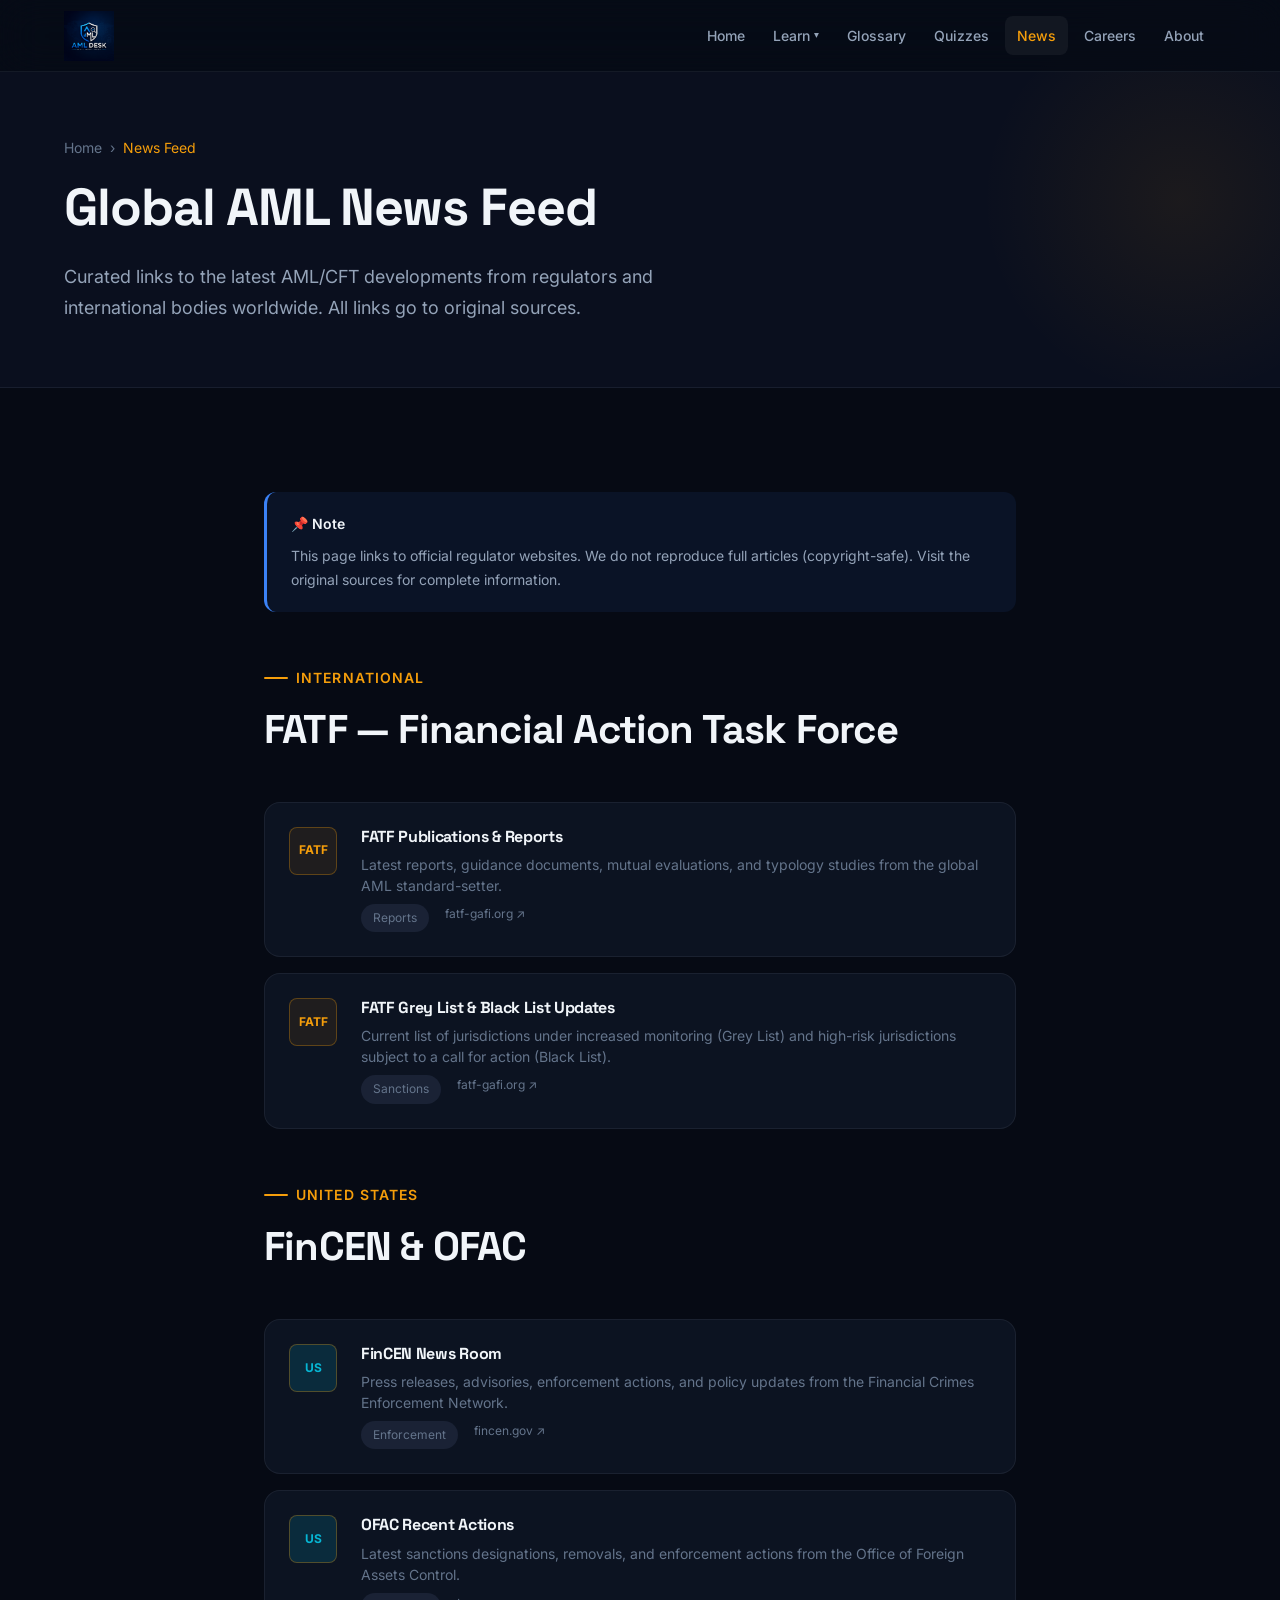
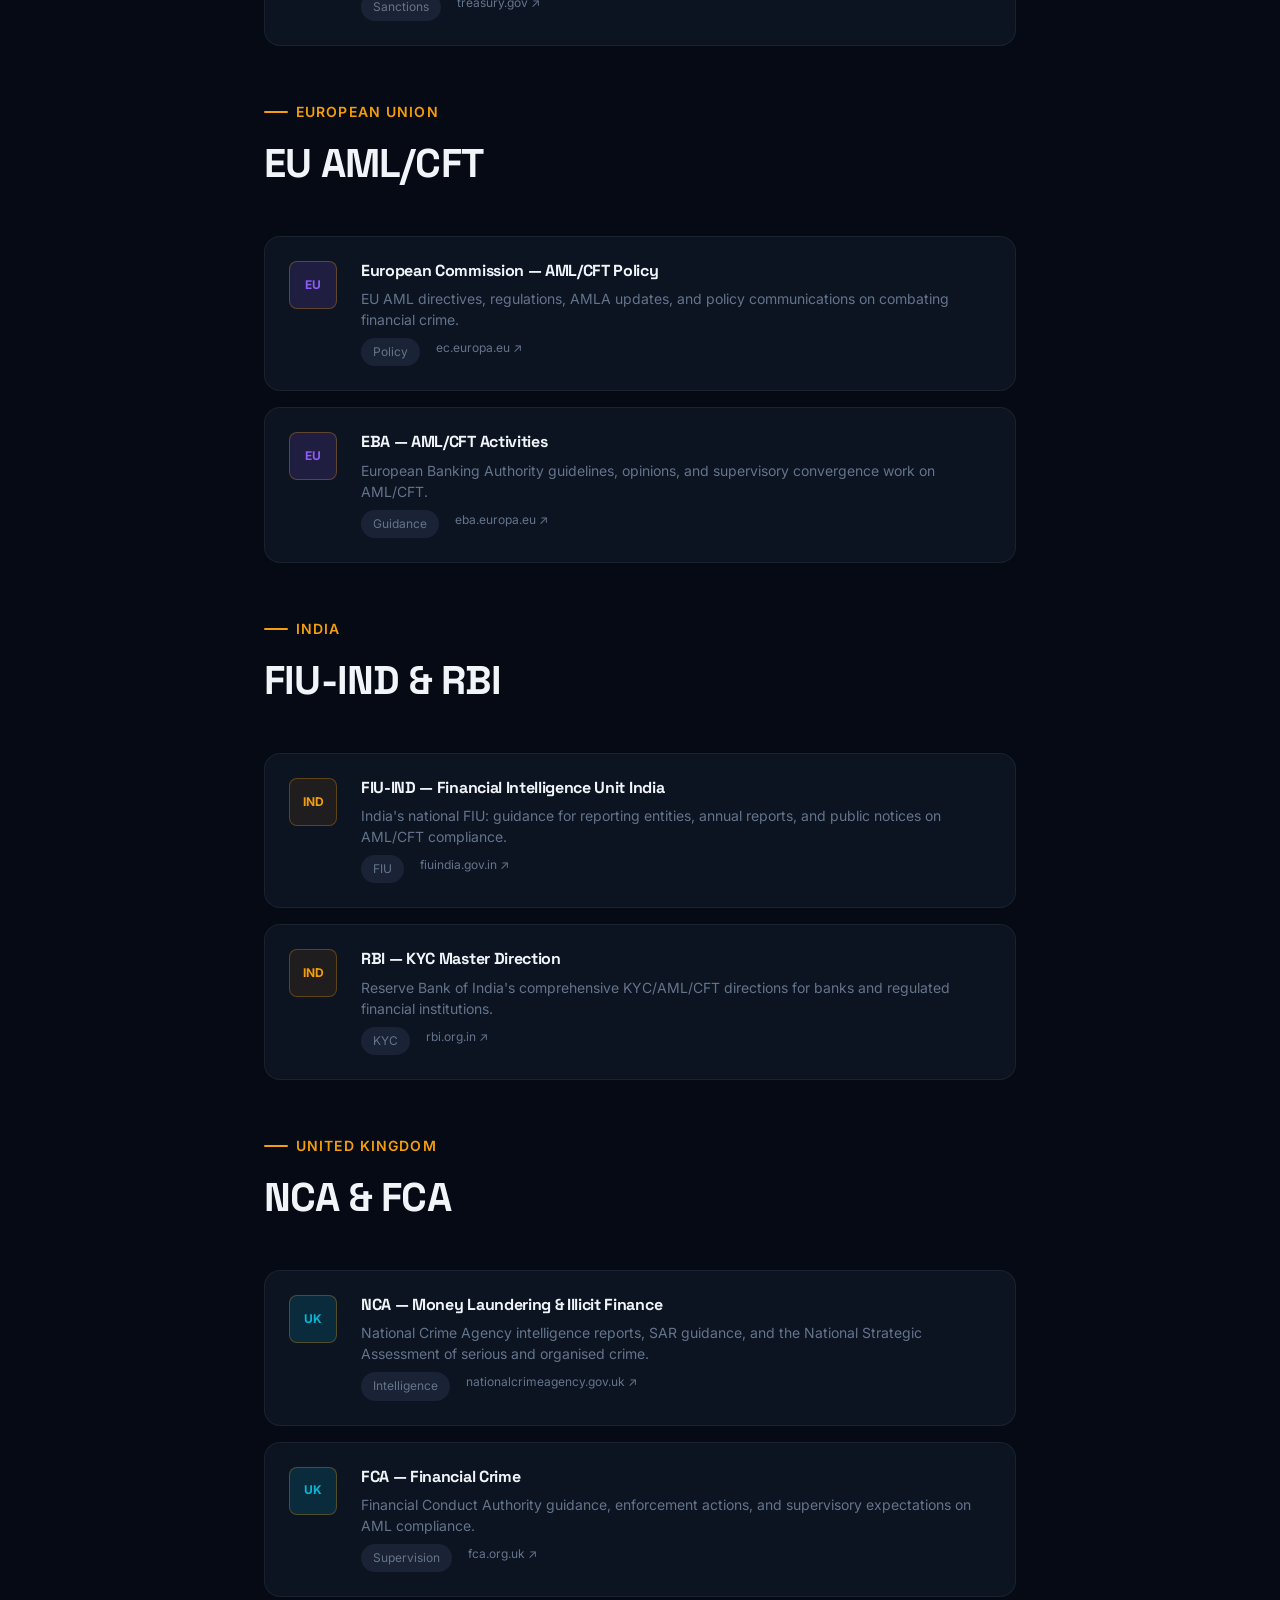
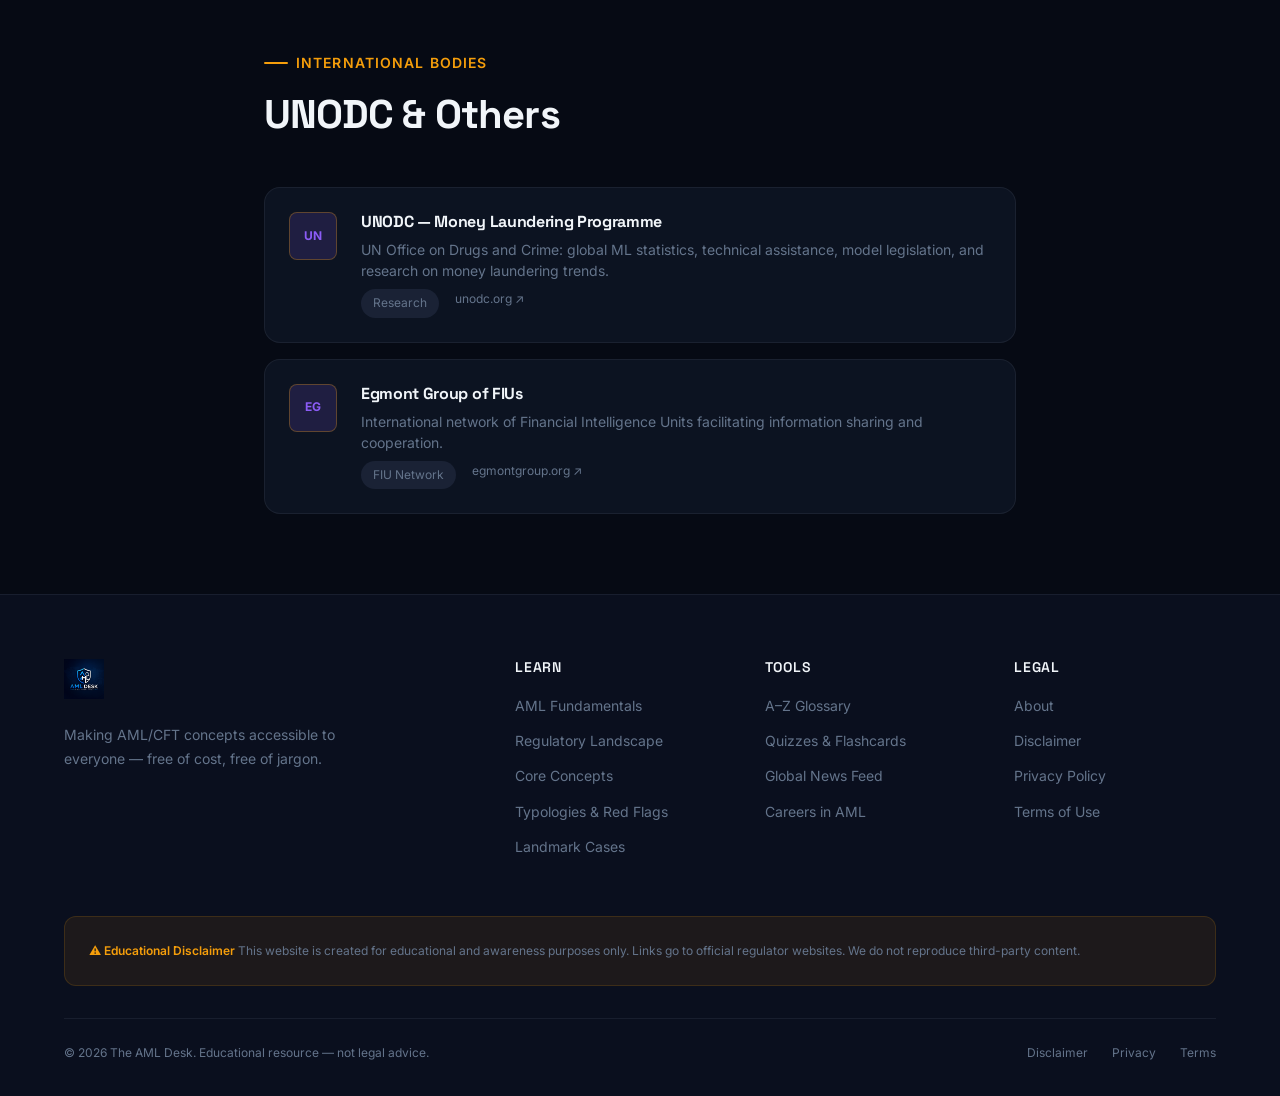
<file: news.html>
<!DOCTYPE html>
<html lang="en">
<head>
  <meta charset="UTF-8">
  <meta name="viewport" content="width=device-width, initial-scale=1.0">
  <meta name="description" content="Global AML news feed: curated links to the latest anti-money laundering developments from FATF, FinCEN, OFAC, EU, RBI, UNODC, and national FIUs.">
  <title>Global AML News Feed — The AML Desk</title>
  <link rel="stylesheet" href="styles.css">
  <link rel="icon" type="image/png" href="logo.png">
</head>
<body>
  <a href="#main-content" class="skip-nav">Skip to main content</a>
  <nav class="navbar" role="navigation" aria-label="Main navigation">
    <div class="container">
      <a href="index.html" class="navbar__logo"><img src="logo.png" alt="The AML Desk Logo" class="navbar__logo-image"></a>
      <ul class="navbar__links" id="nav-links" role="menubar">
        <li role="none"><a href="index.html" role="menuitem">Home</a></li>
        <li class="navbar__dropdown" role="none"><a href="#" class="navbar__dropdown-toggle" role="menuitem" aria-haspopup="true">Learn</a><ul class="navbar__dropdown-menu" role="menu"><li role="none"><a href="fundamentals.html" role="menuitem">AML Fundamentals</a></li><li role="none"><a href="regulatory-landscape.html" role="menuitem">Regulatory Landscape</a></li><li role="none"><a href="core-concepts.html" role="menuitem">Core Concepts</a></li><li role="none"><a href="typologies.html" role="menuitem">Typologies & Red Flags</a></li><li role="none"><a href="landmark-cases.html" role="menuitem">Landmark Cases</a></li></ul></li>
        <li role="none"><a href="glossary.html" role="menuitem">Glossary</a></li>
        <li role="none"><a href="quizzes.html" role="menuitem">Quizzes</a></li>
        <li role="none"><a href="news.html" role="menuitem">News</a></li>
        <li role="none"><a href="careers.html" role="menuitem">Careers</a></li>
        <li role="none"><a href="about.html" role="menuitem">About</a></li>
      </ul>
      <button class="navbar__toggle" aria-label="Toggle navigation menu"><span></span><span></span><span></span></button>
    </div>
  </nav>
  <div class="navbar__overlay" aria-hidden="true"></div>

  <main id="main-content">
    <header class="page-header">
      <div class="container">
        <nav class="page-header__breadcrumb" aria-label="Breadcrumb"><a href="index.html">Home</a><span aria-hidden="true">›</span><span class="current">News Feed</span></nav>
        <h1>Global AML News Feed</h1>
        <p>Curated links to the latest AML/CFT developments from regulators and international bodies worldwide. All links go to original sources.</p>
      </div>
    </header>

    <section class="section">
      <div class="container container--narrow">
        <div class="callout callout--info reveal">
          <p><strong>📌 Note</strong> This page links to official regulator websites. We do not reproduce full articles (copyright-safe). Visit the original sources for complete information.</p>
        </div>

        <!-- FATF -->
        <div class="section-header reveal" style="margin-top: var(--space-12);">
          <span class="section-header__label">International</span>
          <h2>FATF — Financial Action Task Force</h2>
        </div>
        <div class="news-feed stagger">
          <a href="https://www.fatf-gafi.org/en/publications.html" target="_blank" rel="noopener noreferrer" class="news-item">
            <div class="news-item__source">FATF</div>
            <div class="news-item__content">
              <h4>FATF Publications &amp; Reports</h4>
              <p>Latest reports, guidance documents, mutual evaluations, and typology studies from the global AML standard-setter.</p>
              <div class="news-item__meta"><span class="news-item__tag">Reports</span><span>fatf-gafi.org ↗</span></div>
            </div>
          </a>
          <a href="https://www.fatf-gafi.org/en/countries/black-and-grey-lists.html" target="_blank" rel="noopener noreferrer" class="news-item">
            <div class="news-item__source">FATF</div>
            <div class="news-item__content">
              <h4>FATF Grey List &amp; Black List Updates</h4>
              <p>Current list of jurisdictions under increased monitoring (Grey List) and high-risk jurisdictions subject to a call for action (Black List).</p>
              <div class="news-item__meta"><span class="news-item__tag">Sanctions</span><span>fatf-gafi.org ↗</span></div>
            </div>
          </a>
        </div>

        <!-- US -->
        <div class="section-header reveal" style="margin-top: var(--space-12);">
          <span class="section-header__label">United States</span>
          <h2>FinCEN &amp; OFAC</h2>
        </div>
        <div class="news-feed stagger">
          <a href="https://www.fincen.gov/news-room" target="_blank" rel="noopener noreferrer" class="news-item">
            <div class="news-item__source" style="background: var(--color-secondary-glow); color: var(--color-secondary);">US</div>
            <div class="news-item__content">
              <h4>FinCEN News Room</h4>
              <p>Press releases, advisories, enforcement actions, and policy updates from the Financial Crimes Enforcement Network.</p>
              <div class="news-item__meta"><span class="news-item__tag">Enforcement</span><span>fincen.gov ↗</span></div>
            </div>
          </a>
          <a href="https://ofac.treasury.gov/recent-actions" target="_blank" rel="noopener noreferrer" class="news-item">
            <div class="news-item__source" style="background: var(--color-secondary-glow); color: var(--color-secondary);">US</div>
            <div class="news-item__content">
              <h4>OFAC Recent Actions</h4>
              <p>Latest sanctions designations, removals, and enforcement actions from the Office of Foreign Assets Control.</p>
              <div class="news-item__meta"><span class="news-item__tag">Sanctions</span><span>treasury.gov ↗</span></div>
            </div>
          </a>
        </div>

        <!-- EU -->
        <div class="section-header reveal" style="margin-top: var(--space-12);">
          <span class="section-header__label">European Union</span>
          <h2>EU AML/CFT</h2>
        </div>
        <div class="news-feed stagger">
          <a href="https://finance.ec.europa.eu/financial-crime/anti-money-laundering-and-countering-financing-terrorism_en" target="_blank" rel="noopener noreferrer" class="news-item">
            <div class="news-item__source" style="background: var(--color-tertiary-glow); color: var(--color-tertiary);">EU</div>
            <div class="news-item__content">
              <h4>European Commission — AML/CFT Policy</h4>
              <p>EU AML directives, regulations, AMLA updates, and policy communications on combating financial crime.</p>
              <div class="news-item__meta"><span class="news-item__tag">Policy</span><span>ec.europa.eu ↗</span></div>
            </div>
          </a>
          <a href="https://www.eba.europa.eu/activities/anti-money-laundering-and-countering-financing-terrorism" target="_blank" rel="noopener noreferrer" class="news-item">
            <div class="news-item__source" style="background: var(--color-tertiary-glow); color: var(--color-tertiary);">EU</div>
            <div class="news-item__content">
              <h4>EBA — AML/CFT Activities</h4>
              <p>European Banking Authority guidelines, opinions, and supervisory convergence work on AML/CFT.</p>
              <div class="news-item__meta"><span class="news-item__tag">Guidance</span><span>eba.europa.eu ↗</span></div>
            </div>
          </a>
        </div>

        <!-- India -->
        <div class="section-header reveal" style="margin-top: var(--space-12);">
          <span class="section-header__label">India</span>
          <h2>FIU-IND &amp; RBI</h2>
        </div>
        <div class="news-feed stagger">
          <a href="https://fiuindia.gov.in/" target="_blank" rel="noopener noreferrer" class="news-item">
            <div class="news-item__source">IND</div>
            <div class="news-item__content">
              <h4>FIU-IND — Financial Intelligence Unit India</h4>
              <p>India's national FIU: guidance for reporting entities, annual reports, and public notices on AML/CFT compliance.</p>
              <div class="news-item__meta"><span class="news-item__tag">FIU</span><span>fiuindia.gov.in ↗</span></div>
            </div>
          </a>
          <a href="https://www.rbi.org.in/Scripts/BS_CircularIndexDisplay.aspx?Id=11566" target="_blank" rel="noopener noreferrer" class="news-item">
            <div class="news-item__source">IND</div>
            <div class="news-item__content">
              <h4>RBI — KYC Master Direction</h4>
              <p>Reserve Bank of India's comprehensive KYC/AML/CFT directions for banks and regulated financial institutions.</p>
              <div class="news-item__meta"><span class="news-item__tag">KYC</span><span>rbi.org.in ↗</span></div>
            </div>
          </a>
        </div>

        <!-- UK -->
        <div class="section-header reveal" style="margin-top: var(--space-12);">
          <span class="section-header__label">United Kingdom</span>
          <h2>NCA &amp; FCA</h2>
        </div>
        <div class="news-feed stagger">
          <a href="https://www.nationalcrimeagency.gov.uk/what-we-do/crime-threats/money-laundering-and-illicit-finance" target="_blank" rel="noopener noreferrer" class="news-item">
            <div class="news-item__source" style="background: var(--color-secondary-glow); color: var(--color-secondary);">UK</div>
            <div class="news-item__content">
              <h4>NCA — Money Laundering &amp; Illicit Finance</h4>
              <p>National Crime Agency intelligence reports, SAR guidance, and the National Strategic Assessment of serious and organised crime.</p>
              <div class="news-item__meta"><span class="news-item__tag">Intelligence</span><span>nationalcrimeagency.gov.uk ↗</span></div>
            </div>
          </a>
          <a href="https://www.fca.org.uk/firms/financial-crime" target="_blank" rel="noopener noreferrer" class="news-item">
            <div class="news-item__source" style="background: var(--color-secondary-glow); color: var(--color-secondary);">UK</div>
            <div class="news-item__content">
              <h4>FCA — Financial Crime</h4>
              <p>Financial Conduct Authority guidance, enforcement actions, and supervisory expectations on AML compliance.</p>
              <div class="news-item__meta"><span class="news-item__tag">Supervision</span><span>fca.org.uk ↗</span></div>
            </div>
          </a>
        </div>

        <!-- International -->
        <div class="section-header reveal" style="margin-top: var(--space-12);">
          <span class="section-header__label">International Bodies</span>
          <h2>UNODC &amp; Others</h2>
        </div>
        <div class="news-feed stagger">
          <a href="https://www.unodc.org/unodc/en/money-laundering/index.html" target="_blank" rel="noopener noreferrer" class="news-item">
            <div class="news-item__source" style="background: var(--color-tertiary-glow); color: var(--color-tertiary);">UN</div>
            <div class="news-item__content">
              <h4>UNODC — Money Laundering Programme</h4>
              <p>UN Office on Drugs and Crime: global ML statistics, technical assistance, model legislation, and research on money laundering trends.</p>
              <div class="news-item__meta"><span class="news-item__tag">Research</span><span>unodc.org ↗</span></div>
            </div>
          </a>
          <a href="https://www.egmontgroup.org/" target="_blank" rel="noopener noreferrer" class="news-item">
            <div class="news-item__source" style="background: var(--color-tertiary-glow); color: var(--color-tertiary);">EG</div>
            <div class="news-item__content">
              <h4>Egmont Group of FIUs</h4>
              <p>International network of Financial Intelligence Units facilitating information sharing and cooperation.</p>
              <div class="news-item__meta"><span class="news-item__tag">FIU Network</span><span>egmontgroup.org ↗</span></div>
            </div>
          </a>
        </div>

      </div>
    </section>
  </main>

  <footer class="footer" role="contentinfo">
    <div class="container">
      <div class="footer__grid">
        <div class="footer__brand"><a href="index.html" class="footer__brand-logo"><img src="logo.png" alt="The AML Desk Logo" class="footer__logo-image"></a><p>Making AML/CFT concepts accessible to everyone — free of cost, free of jargon.</p></div>
        <div class="footer__column"><h5>Learn</h5><ul><li><a href="fundamentals.html">AML Fundamentals</a></li><li><a href="regulatory-landscape.html">Regulatory Landscape</a></li><li><a href="core-concepts.html">Core Concepts</a></li><li><a href="typologies.html">Typologies &amp; Red Flags</a></li><li><a href="landmark-cases.html">Landmark Cases</a></li></ul></div>
        <div class="footer__column"><h5>Tools</h5><ul><li><a href="glossary.html">A–Z Glossary</a></li><li><a href="quizzes.html">Quizzes &amp; Flashcards</a></li><li><a href="news.html">Global News Feed</a></li><li><a href="careers.html">Careers in AML</a></li></ul></div>
        <div class="footer__column"><h5>Legal</h5><ul><li><a href="about.html">About</a></li><li><a href="disclaimer.html">Disclaimer</a></li><li><a href="privacy.html">Privacy Policy</a></li><li><a href="terms.html">Terms of Use</a></li></ul></div>
      </div>
      <div class="footer__disclaimer" role="note"><p><strong>⚠️ Educational Disclaimer</strong> This website is created for educational and awareness purposes only. Links go to official regulator websites. We do not reproduce third-party content.</p></div>
      <div class="footer__bottom"><p>&copy; 2026 The AML Desk. Educational resource — not legal advice.</p><div class="footer__bottom-links"><a href="disclaimer.html">Disclaimer</a><a href="privacy.html">Privacy</a><a href="terms.html">Terms</a></div></div>
    </div>
  </footer>
  <script src="main.js"></script>
</body>
</html>
</file>
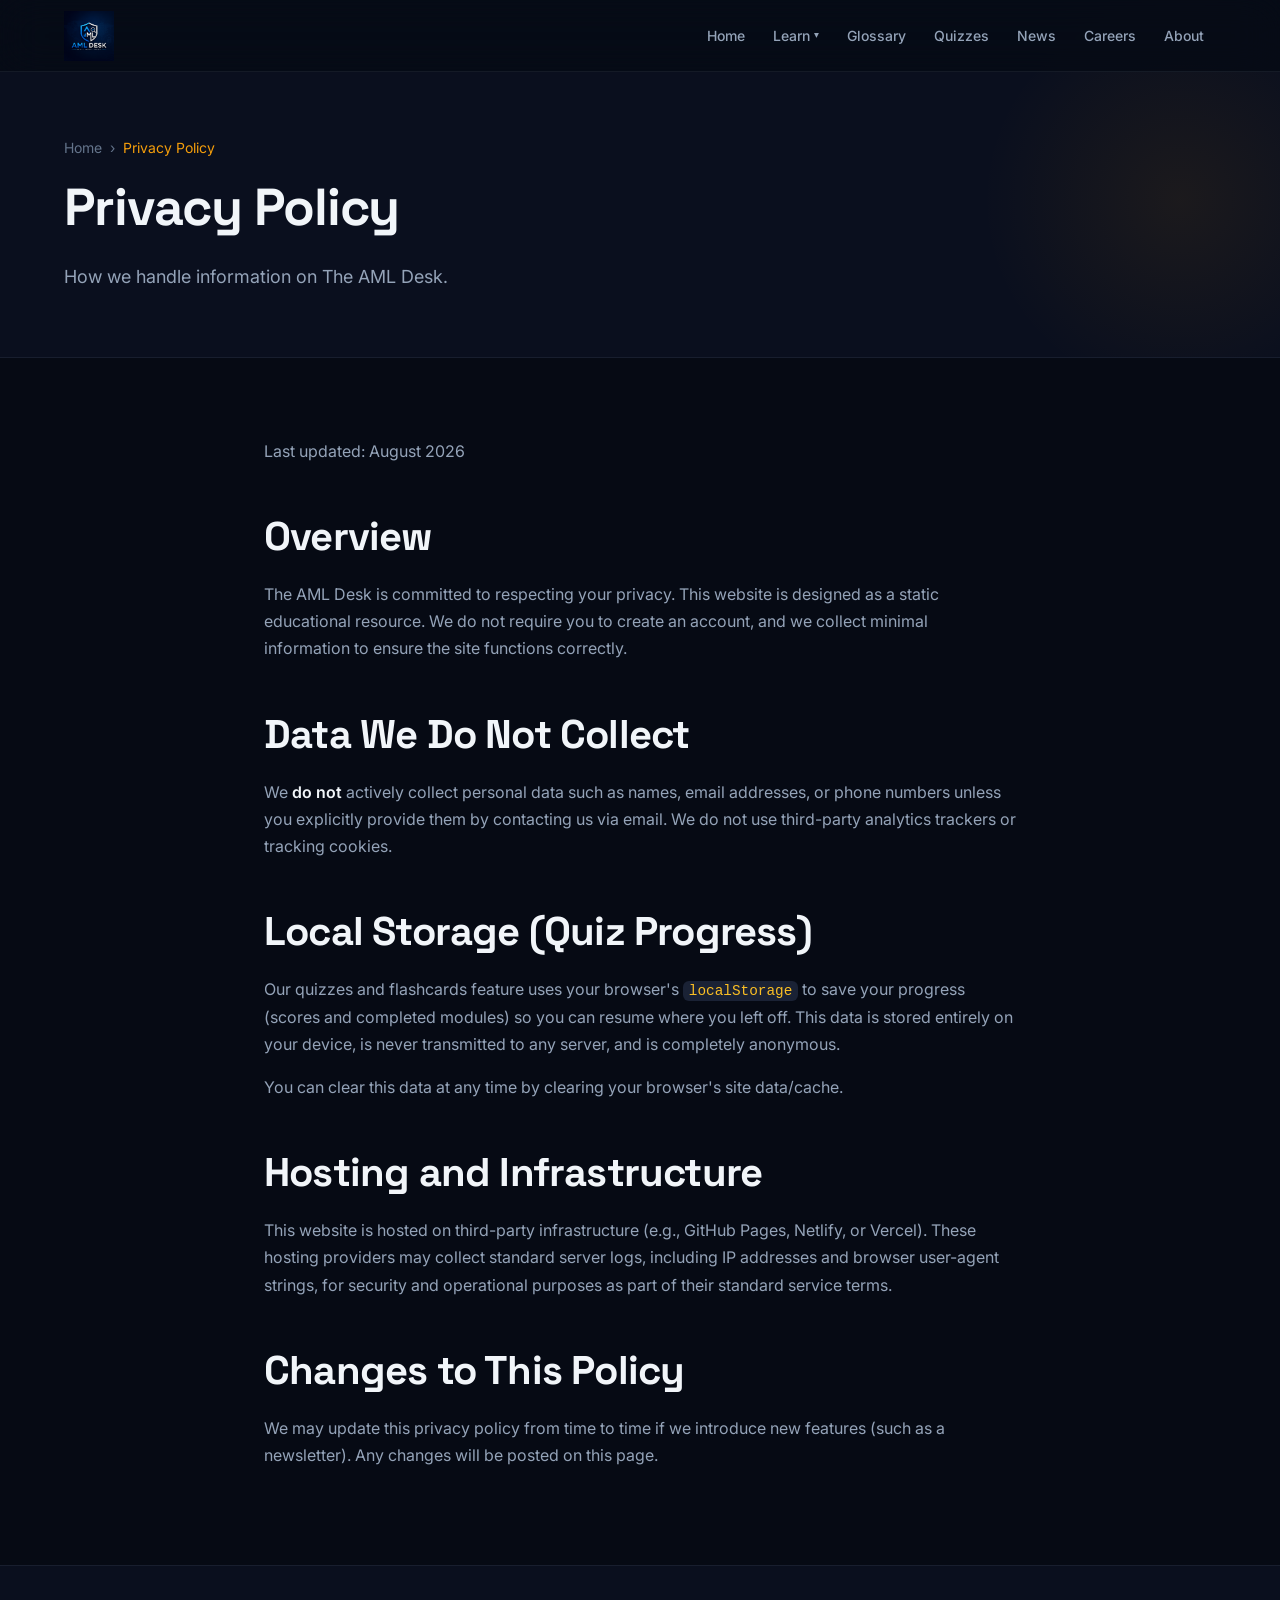
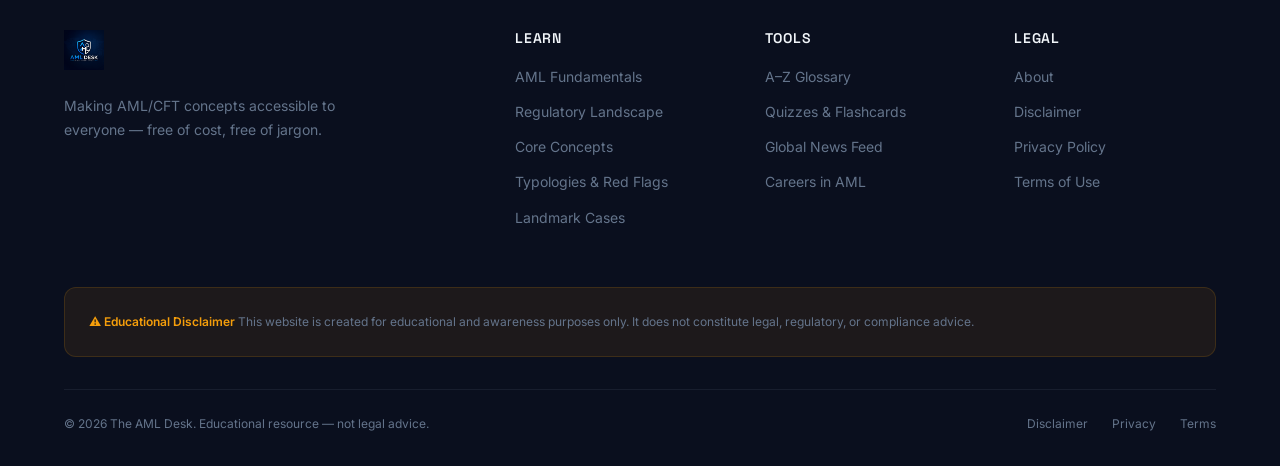
<file: privacy.html>
<!DOCTYPE html>
<html lang="en">
<head>
  <meta charset="UTF-8">
  <meta name="viewport" content="width=device-width, initial-scale=1.0">
  <meta name="description" content="Privacy Policy for The AML Desk. We do not collect personal data.">
  <title>Privacy Policy — The AML Desk</title>
  <link rel="stylesheet" href="styles.css">
  <link rel="icon" type="image/png" href="logo.png">
</head>
<body>
  <a href="#main-content" class="skip-nav">Skip to main content</a>
  <nav class="navbar" role="navigation" aria-label="Main navigation">
    <div class="container">
      <a href="index.html" class="navbar__logo"><img src="logo.png" alt="The AML Desk Logo" class="navbar__logo-image"></a>
      <ul class="navbar__links" id="nav-links" role="menubar">
        <li role="none"><a href="index.html" role="menuitem">Home</a></li>
        <li class="navbar__dropdown" role="none"><a href="#" class="navbar__dropdown-toggle" role="menuitem" aria-haspopup="true">Learn</a><ul class="navbar__dropdown-menu" role="menu"><li role="none"><a href="fundamentals.html" role="menuitem">AML Fundamentals</a></li><li role="none"><a href="regulatory-landscape.html" role="menuitem">Regulatory Landscape</a></li><li role="none"><a href="core-concepts.html" role="menuitem">Core Concepts</a></li><li role="none"><a href="typologies.html" role="menuitem">Typologies & Red Flags</a></li><li role="none"><a href="landmark-cases.html" role="menuitem">Landmark Cases</a></li></ul></li>
        <li role="none"><a href="glossary.html" role="menuitem">Glossary</a></li>
        <li role="none"><a href="quizzes.html" role="menuitem">Quizzes</a></li>
        <li role="none"><a href="news.html" role="menuitem">News</a></li>
        <li role="none"><a href="careers.html" role="menuitem">Careers</a></li>
        <li role="none"><a href="about.html" role="menuitem">About</a></li>
      </ul>
      <button class="navbar__toggle" aria-label="Toggle navigation menu"><span></span><span></span><span></span></button>
    </div>
  </nav>
  <div class="navbar__overlay" aria-hidden="true"></div>

  <main id="main-content">
    <header class="page-header">
      <div class="container">
        <nav class="page-header__breadcrumb" aria-label="Breadcrumb"><a href="index.html">Home</a><span aria-hidden="true">›</span><span class="current">Privacy Policy</span></nav>
        <h1>Privacy Policy</h1>
        <p>How we handle information on The AML Desk.</p>
      </div>
    </header>

    <section class="section">
      <div class="container container--narrow">
        <div class="content-body">
          <p>Last updated: August 2026</p>

          <h2>Overview</h2>
          <p>The AML Desk is committed to respecting your privacy. This website is designed as a static educational resource. We do not require you to create an account, and we collect minimal information to ensure the site functions correctly.</p>

          <h2>Data We Do Not Collect</h2>
          <p>We <strong>do not</strong> actively collect personal data such as names, email addresses, or phone numbers unless you explicitly provide them by contacting us via email. We do not use third-party analytics trackers or tracking cookies.</p>

          <h2>Local Storage (Quiz Progress)</h2>
          <p>Our quizzes and flashcards feature uses your browser's <code>localStorage</code> to save your progress (scores and completed modules) so you can resume where you left off. This data is stored entirely on your device, is never transmitted to any server, and is completely anonymous.</p>
          <p>You can clear this data at any time by clearing your browser's site data/cache.</p>

          <h2>Hosting and Infrastructure</h2>
          <p>This website is hosted on third-party infrastructure (e.g., GitHub Pages, Netlify, or Vercel). These hosting providers may collect standard server logs, including IP addresses and browser user-agent strings, for security and operational purposes as part of their standard service terms.</p>

          <h2>Changes to This Policy</h2>
          <p>We may update this privacy policy from time to time if we introduce new features (such as a newsletter). Any changes will be posted on this page.</p>
        </div>
      </div>
    </section>
  </main>

  <footer class="footer" role="contentinfo">
    <div class="container">
      <div class="footer__grid">
        <div class="footer__brand"><a href="index.html" class="footer__brand-logo"><img src="logo.png" alt="The AML Desk Logo" class="footer__logo-image"></a><p>Making AML/CFT concepts accessible to everyone — free of cost, free of jargon.</p></div>
        <div class="footer__column"><h5>Learn</h5><ul><li><a href="fundamentals.html">AML Fundamentals</a></li><li><a href="regulatory-landscape.html">Regulatory Landscape</a></li><li><a href="core-concepts.html">Core Concepts</a></li><li><a href="typologies.html">Typologies &amp; Red Flags</a></li><li><a href="landmark-cases.html">Landmark Cases</a></li></ul></div>
        <div class="footer__column"><h5>Tools</h5><ul><li><a href="glossary.html">A–Z Glossary</a></li><li><a href="quizzes.html">Quizzes &amp; Flashcards</a></li><li><a href="news.html">Global News Feed</a></li><li><a href="careers.html">Careers in AML</a></li></ul></div>
        <div class="footer__column"><h5>Legal</h5><ul><li><a href="about.html">About</a></li><li><a href="disclaimer.html">Disclaimer</a></li><li><a href="privacy.html">Privacy Policy</a></li><li><a href="terms.html">Terms of Use</a></li></ul></div>
      </div>
      <div class="footer__disclaimer" role="note"><p><strong>⚠️ Educational Disclaimer</strong> This website is created for educational and awareness purposes only. It does not constitute legal, regulatory, or compliance advice.</p></div>
      <div class="footer__bottom"><p>&copy; 2026 The AML Desk. Educational resource — not legal advice.</p><div class="footer__bottom-links"><a href="disclaimer.html">Disclaimer</a><a href="privacy.html">Privacy</a><a href="terms.html">Terms</a></div></div>
    </div>
  </footer>
  <script src="main.js"></script>
</body>
</html>
</file>
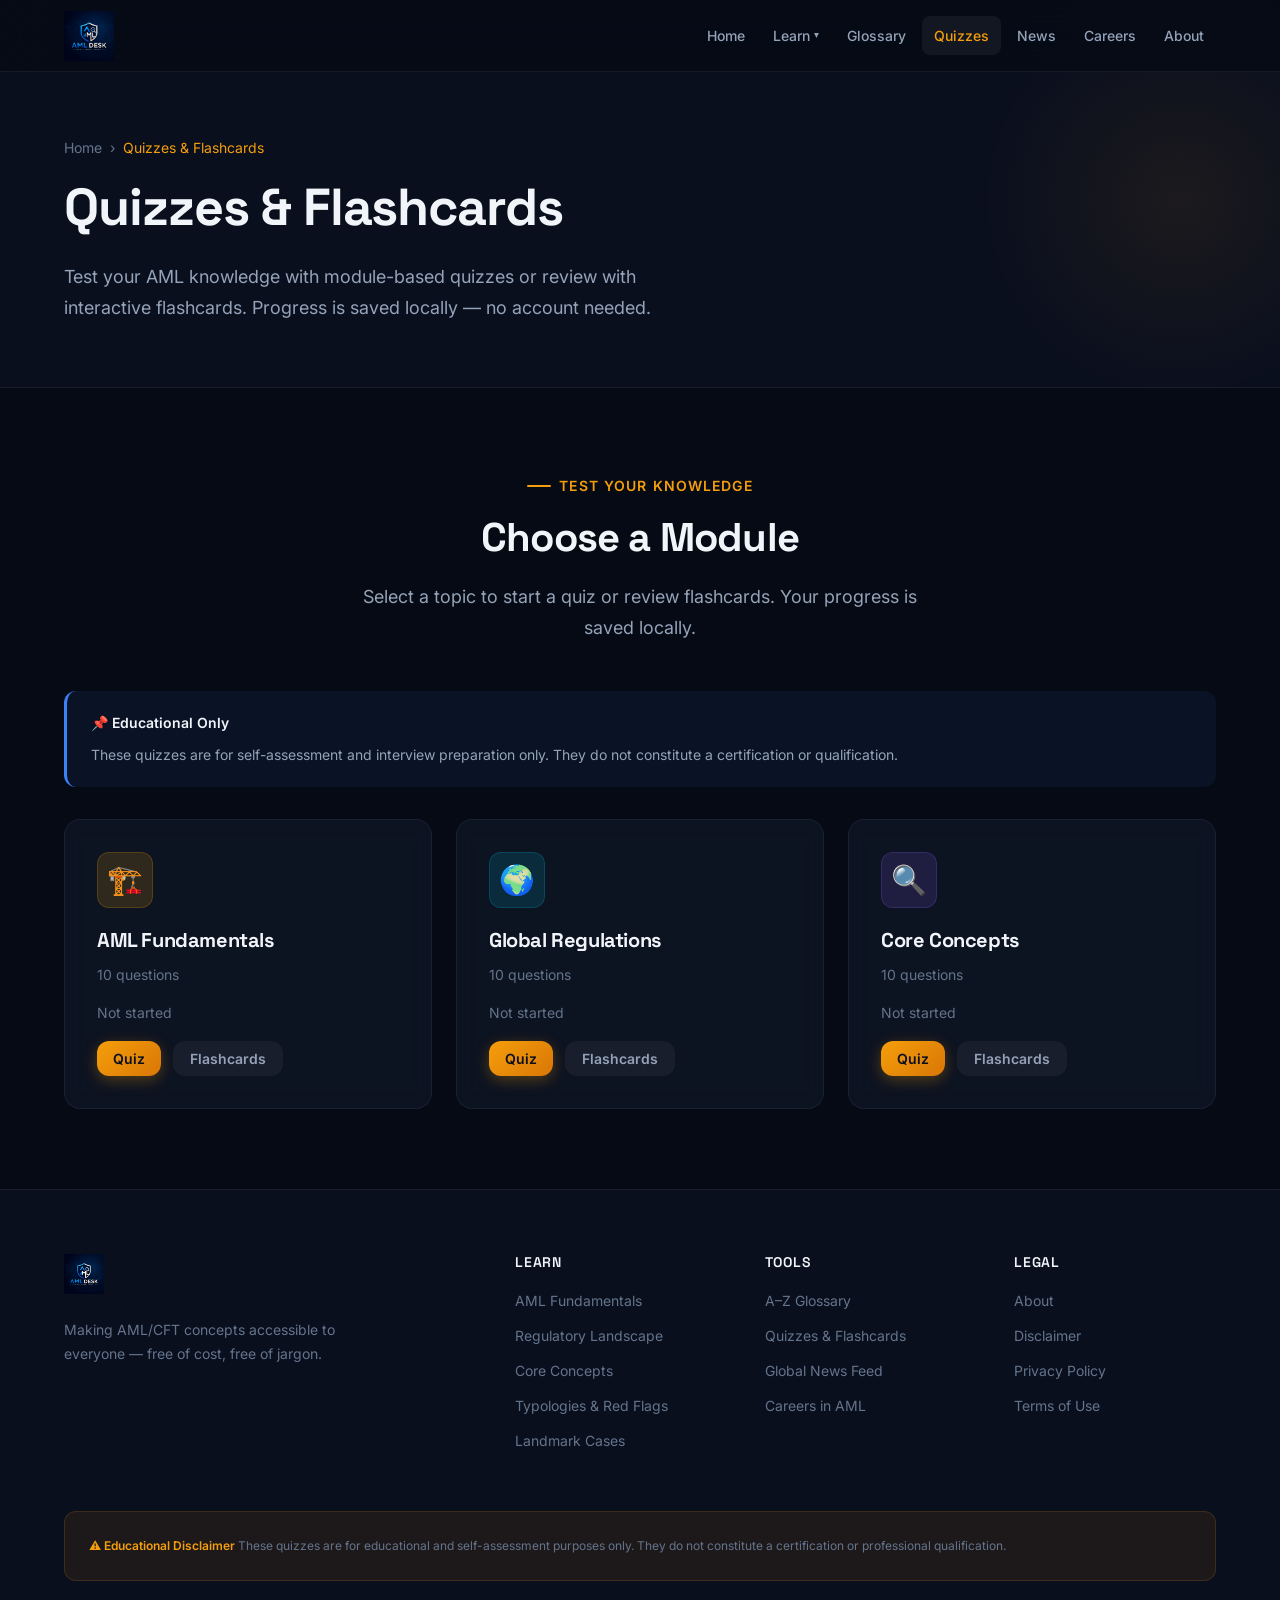
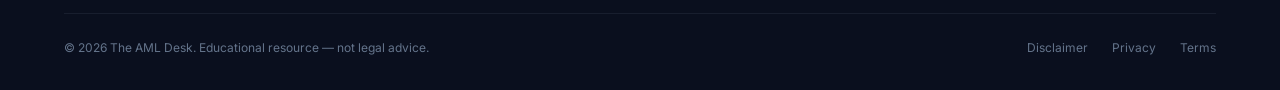
<file: quizzes.html>
<!DOCTYPE html>
<html lang="en">
<head>
  <meta charset="UTF-8">
  <meta name="viewport" content="width=device-width, initial-scale=1.0">
  <meta name="description" content="Test your AML knowledge with interactive quizzes and flashcards. Modules on Fundamentals, Regulations, and Core Concepts — perfect for interview preparation.">
  <title>Quizzes &amp; Flashcards — The AML Desk</title>
  <link rel="stylesheet" href="styles.css">
  <link rel="icon" type="image/png" href="logo.png">
</head>
<body>
  <a href="#main-content" class="skip-nav">Skip to main content</a>
  <nav class="navbar" role="navigation" aria-label="Main navigation">
    <div class="container">
      <a href="index.html" class="navbar__logo"><img src="logo.png" alt="The AML Desk Logo" class="navbar__logo-image"></a>
      <ul class="navbar__links" id="nav-links" role="menubar">
        <li role="none"><a href="index.html" role="menuitem">Home</a></li>
        <li class="navbar__dropdown" role="none"><a href="#" class="navbar__dropdown-toggle" role="menuitem" aria-haspopup="true">Learn</a><ul class="navbar__dropdown-menu" role="menu"><li role="none"><a href="fundamentals.html" role="menuitem">AML Fundamentals</a></li><li role="none"><a href="regulatory-landscape.html" role="menuitem">Regulatory Landscape</a></li><li role="none"><a href="core-concepts.html" role="menuitem">Core Concepts</a></li><li role="none"><a href="typologies.html" role="menuitem">Typologies & Red Flags</a></li><li role="none"><a href="landmark-cases.html" role="menuitem">Landmark Cases</a></li></ul></li>
        <li role="none"><a href="glossary.html" role="menuitem">Glossary</a></li>
        <li role="none"><a href="quizzes.html" role="menuitem">Quizzes</a></li>
        <li role="none"><a href="news.html" role="menuitem">News</a></li>
        <li role="none"><a href="careers.html" role="menuitem">Careers</a></li>
        <li role="none"><a href="about.html" role="menuitem">About</a></li>
      </ul>
      <button class="navbar__toggle" aria-label="Toggle navigation menu"><span></span><span></span><span></span></button>
    </div>
  </nav>
  <div class="navbar__overlay" aria-hidden="true"></div>

  <main id="main-content">
    <header class="page-header">
      <div class="container">
        <nav class="page-header__breadcrumb" aria-label="Breadcrumb"><a href="index.html">Home</a><span aria-hidden="true">›</span><span class="current">Quizzes &amp; Flashcards</span></nav>
        <h1>Quizzes &amp; Flashcards</h1>
        <p>Test your AML knowledge with module-based quizzes or review with interactive flashcards. Progress is saved locally — no account needed.</p>
      </div>
    </header>

    <section class="section">
      <div class="container">
        <div id="quiz-container">
          <!-- Populated by quiz.js -->
        </div>
      </div>
    </section>
  </main>

  <footer class="footer" role="contentinfo">
    <div class="container">
      <div class="footer__grid">
        <div class="footer__brand"><a href="index.html" class="footer__brand-logo"><img src="logo.png" alt="The AML Desk Logo" class="footer__logo-image"></a><p>Making AML/CFT concepts accessible to everyone — free of cost, free of jargon.</p></div>
        <div class="footer__column"><h5>Learn</h5><ul><li><a href="fundamentals.html">AML Fundamentals</a></li><li><a href="regulatory-landscape.html">Regulatory Landscape</a></li><li><a href="core-concepts.html">Core Concepts</a></li><li><a href="typologies.html">Typologies &amp; Red Flags</a></li><li><a href="landmark-cases.html">Landmark Cases</a></li></ul></div>
        <div class="footer__column"><h5>Tools</h5><ul><li><a href="glossary.html">A–Z Glossary</a></li><li><a href="quizzes.html">Quizzes &amp; Flashcards</a></li><li><a href="news.html">Global News Feed</a></li><li><a href="careers.html">Careers in AML</a></li></ul></div>
        <div class="footer__column"><h5>Legal</h5><ul><li><a href="about.html">About</a></li><li><a href="disclaimer.html">Disclaimer</a></li><li><a href="privacy.html">Privacy Policy</a></li><li><a href="terms.html">Terms of Use</a></li></ul></div>
      </div>
      <div class="footer__disclaimer" role="note"><p><strong>⚠️ Educational Disclaimer</strong> These quizzes are for educational and self-assessment purposes only. They do not constitute a certification or professional qualification.</p></div>
      <div class="footer__bottom"><p>&copy; 2026 The AML Desk. Educational resource — not legal advice.</p><div class="footer__bottom-links"><a href="disclaimer.html">Disclaimer</a><a href="privacy.html">Privacy</a><a href="terms.html">Terms</a></div></div>
    </div>
  </footer>
  <script src="main.js"></script>
  <script src="quiz.js"></script>
</body>
</html>
</file>
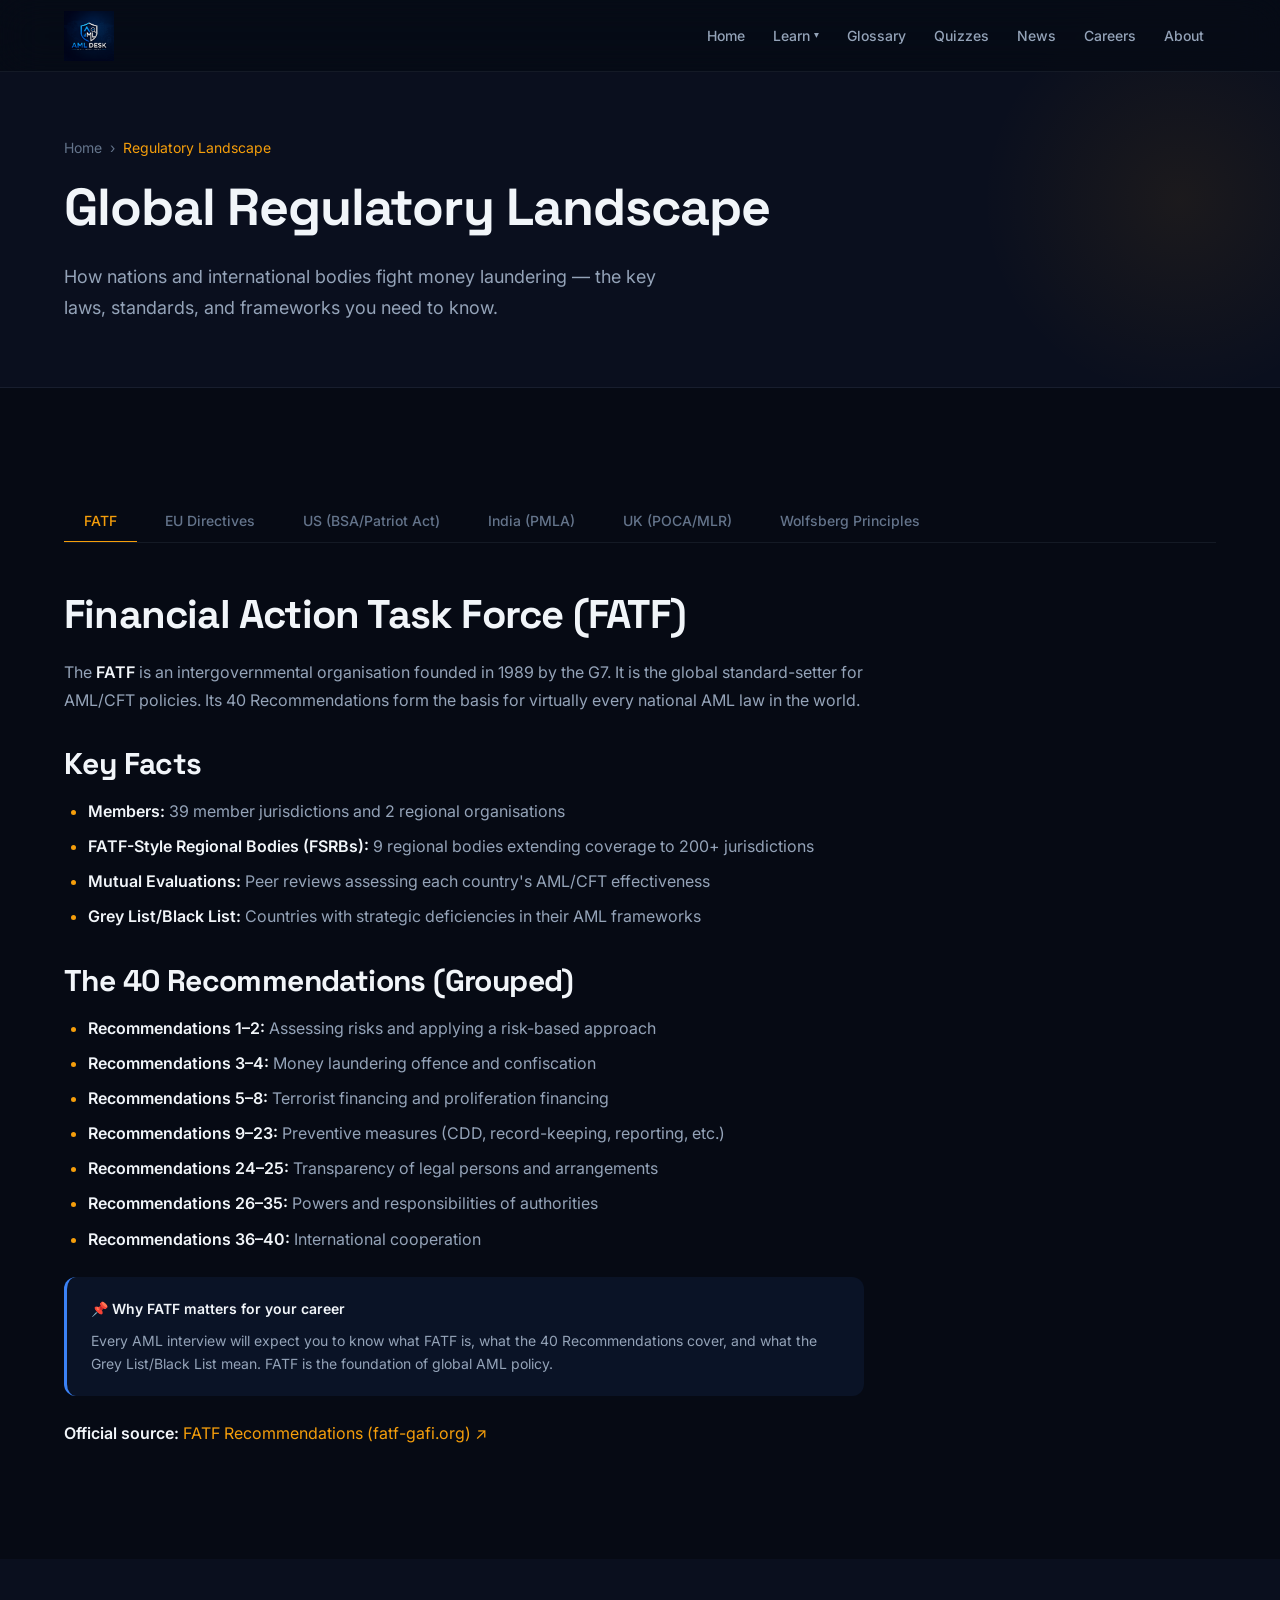
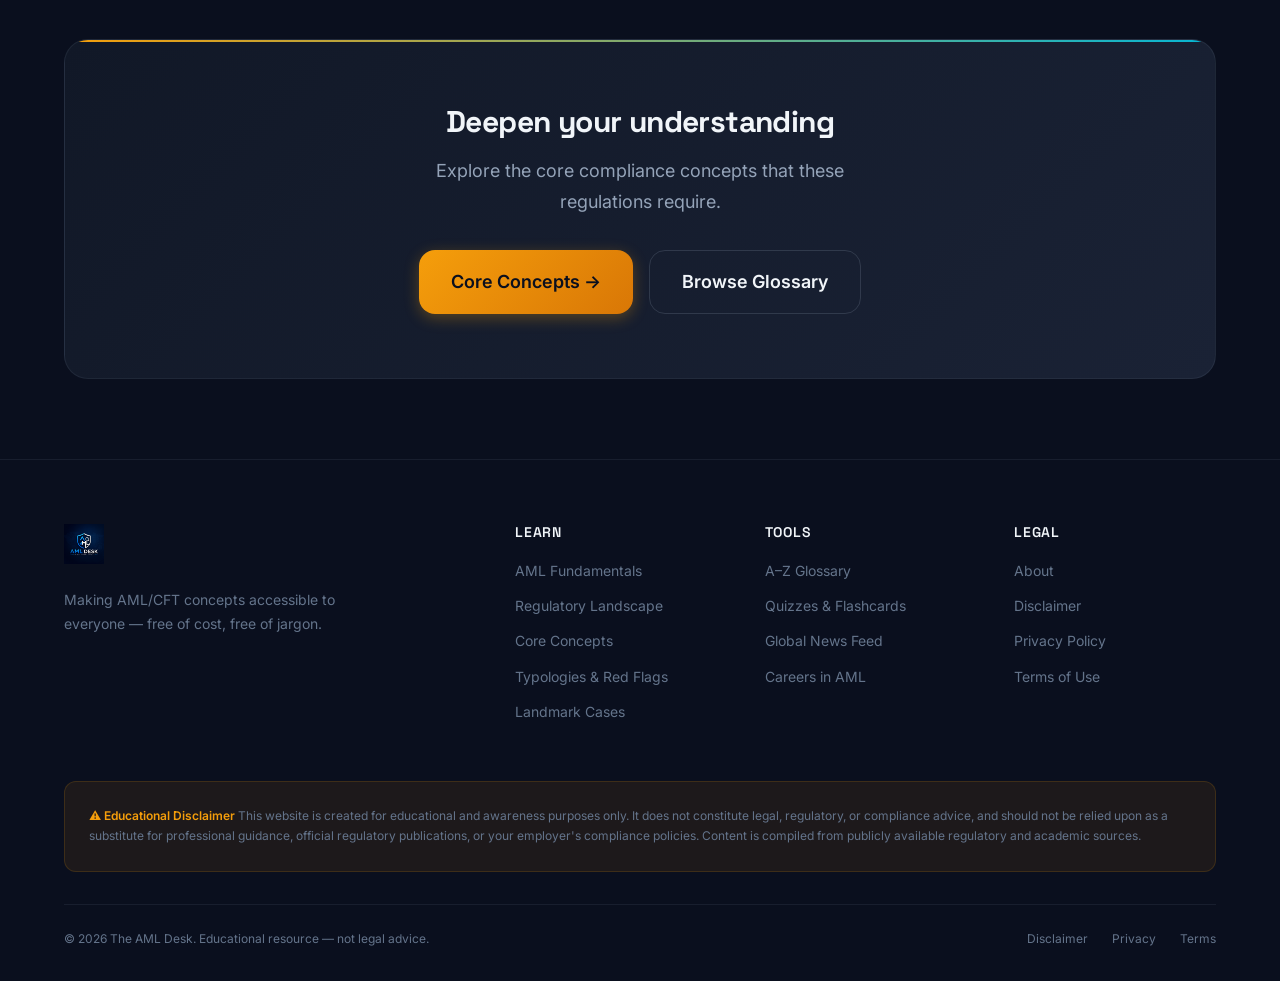
<file: regulatory-landscape.html>
<!DOCTYPE html>
<html lang="en">
<head>
  <meta charset="UTF-8">
  <meta name="viewport" content="width=device-width, initial-scale=1.0">
  <meta name="description" content="Global AML regulatory landscape: FATF Recommendations, EU AML Directives, US BSA/Patriot Act, India PMLA 2002, UK POCA/MLR 2017, and Wolfsberg Principles explained.">
  <title>Global Regulatory Landscape — The AML Desk</title>
  <link rel="stylesheet" href="styles.css">
  <link rel="icon" type="image/png" href="logo.png">
</head>
<body>
  <a href="#main-content" class="skip-nav">Skip to main content</a>

  <nav class="navbar" role="navigation" aria-label="Main navigation">
    <div class="container">
      <a href="index.html" class="navbar__logo"><img src="logo.png" alt="The AML Desk Logo" class="navbar__logo-image"></a>
      <ul class="navbar__links" id="nav-links" role="menubar">
        <li role="none"><a href="index.html" role="menuitem">Home</a></li>
        <li class="navbar__dropdown" role="none">
          <a href="#" class="navbar__dropdown-toggle" role="menuitem" aria-haspopup="true">Learn</a>
          <ul class="navbar__dropdown-menu" role="menu">
            <li role="none"><a href="fundamentals.html" role="menuitem">AML Fundamentals</a></li>
            <li role="none"><a href="regulatory-landscape.html" role="menuitem">Regulatory Landscape</a></li>
            <li role="none"><a href="core-concepts.html" role="menuitem">Core Concepts</a></li>
            <li role="none"><a href="typologies.html" role="menuitem">Typologies & Red Flags</a></li>
            <li role="none"><a href="landmark-cases.html" role="menuitem">Landmark Cases</a></li>
          </ul>
        </li>
        <li role="none"><a href="glossary.html" role="menuitem">Glossary</a></li>
        <li role="none"><a href="quizzes.html" role="menuitem">Quizzes</a></li>
        <li role="none"><a href="news.html" role="menuitem">News</a></li>
        <li role="none"><a href="careers.html" role="menuitem">Careers</a></li>
        <li role="none"><a href="about.html" role="menuitem">About</a></li>
      </ul>
      <button class="navbar__toggle" aria-label="Toggle navigation menu"><span></span><span></span><span></span></button>
    </div>
  </nav>
  <div class="navbar__overlay" aria-hidden="true"></div>

  <main id="main-content">

    <header class="page-header">
      <div class="container">
        <nav class="page-header__breadcrumb" aria-label="Breadcrumb">
          <a href="index.html">Home</a><span aria-hidden="true">›</span><span class="current">Regulatory Landscape</span>
        </nav>
        <h1>Global Regulatory Landscape</h1>
        <p>How nations and international bodies fight money laundering — the key laws, standards, and frameworks you need to know.</p>
      </div>
    </header>

    <!-- TABS -->
    <section class="section">
      <div class="container">

        <div class="tabs">
          <div class="tabs__nav" role="tablist">
            <button class="tabs__btn active" data-tab="fatf" role="tab" aria-selected="true">FATF</button>
            <button class="tabs__btn" data-tab="eu" role="tab">EU Directives</button>
            <button class="tabs__btn" data-tab="us" role="tab">US (BSA/Patriot Act)</button>
            <button class="tabs__btn" data-tab="india" role="tab">India (PMLA)</button>
            <button class="tabs__btn" data-tab="uk" role="tab">UK (POCA/MLR)</button>
            <button class="tabs__btn" data-tab="wolfsberg" role="tab">Wolfsberg Principles</button>
          </div>

          <!-- FATF -->
          <div class="tabs__panel active" data-tab-panel="fatf">
            <div class="content-body">
              <h2>Financial Action Task Force (FATF)</h2>
              <p>
                The <strong>FATF</strong> is an intergovernmental organisation founded in 1989 by the G7. It is the
                global standard-setter for AML/CFT policies. Its 40 Recommendations form the basis for virtually
                every national AML law in the world.
              </p>

              <h3>Key Facts</h3>
              <ul>
                <li><strong>Members:</strong> 39 member jurisdictions and 2 regional organisations</li>
                <li><strong>FATF-Style Regional Bodies (FSRBs):</strong> 9 regional bodies extending coverage to 200+ jurisdictions</li>
                <li><strong>Mutual Evaluations:</strong> Peer reviews assessing each country's AML/CFT effectiveness</li>
                <li><strong>Grey List/Black List:</strong> Countries with strategic deficiencies in their AML frameworks</li>
              </ul>

              <h3>The 40 Recommendations (Grouped)</h3>
              <ul>
                <li><strong>Recommendations 1–2:</strong> Assessing risks and applying a risk-based approach</li>
                <li><strong>Recommendations 3–4:</strong> Money laundering offence and confiscation</li>
                <li><strong>Recommendations 5–8:</strong> Terrorist financing and proliferation financing</li>
                <li><strong>Recommendations 9–23:</strong> Preventive measures (CDD, record-keeping, reporting, etc.)</li>
                <li><strong>Recommendations 24–25:</strong> Transparency of legal persons and arrangements</li>
                <li><strong>Recommendations 26–35:</strong> Powers and responsibilities of authorities</li>
                <li><strong>Recommendations 36–40:</strong> International cooperation</li>
              </ul>

              <div class="callout callout--info">
                <p>
                  <strong>📌 Why FATF matters for your career</strong>
                  Every AML interview will expect you to know what FATF is, what the 40 Recommendations cover,
                  and what the Grey List/Black List mean. FATF is the foundation of global AML policy.
                </p>
              </div>

              <p>
                <strong>Official source:</strong>
                <a href="https://www.fatf-gafi.org/en/recommendations.html" target="_blank" rel="noopener noreferrer">
                  FATF Recommendations (fatf-gafi.org) ↗
                </a>
              </p>
            </div>
          </div>

          <!-- EU -->
          <div class="tabs__panel" data-tab-panel="eu">
            <div class="content-body">
              <h2>EU Anti-Money Laundering Directives</h2>
              <p>
                The European Union has issued a series of AML Directives (AMLDs) that member states must
                transpose into national law. Each directive has progressively strengthened AML requirements.
              </p>

              <h3>Evolution of EU AMLDs</h3>
              <div class="timeline">
                <div class="timeline__item">
                  <div class="timeline__date">1991 — 1st AMLD</div>
                  <div class="timeline__content">
                    <h4>First Anti-Money Laundering Directive</h4>
                    <p>Applied only to the financial sector; focused on drug-related money laundering.</p>
                  </div>
                </div>
                <div class="timeline__item">
                  <div class="timeline__date">2001 — 2nd AMLD</div>
                  <div class="timeline__content">
                    <h4>Extended Scope</h4>
                    <p>Expanded predicate offences beyond drug crimes; included lawyers, accountants, real estate agents.</p>
                  </div>
                </div>
                <div class="timeline__item">
                  <div class="timeline__date">2005 — 3rd AMLD</div>
                  <div class="timeline__content">
                    <h4>Risk-Based Approach</h4>
                    <p>Introduced the risk-based approach to CDD; aligned with FATF 2003 Recommendations.</p>
                  </div>
                </div>
                <div class="timeline__item">
                  <div class="timeline__date">2015 — 4th AMLD</div>
                  <div class="timeline__content">
                    <h4>Beneficial Ownership</h4>
                    <p>Required member states to maintain central registers of beneficial ownership; strengthened CDD and PEP provisions.</p>
                  </div>
                </div>
                <div class="timeline__item">
                  <div class="timeline__date">2018 — 5th AMLD</div>
                  <div class="timeline__content">
                    <h4>Crypto &amp; Transparency</h4>
                    <p>Extended AML rules to virtual currency exchanges and custodian wallet providers; made beneficial ownership registers publicly accessible.</p>
                  </div>
                </div>
                <div class="timeline__item">
                  <div class="timeline__date">2024 — 6th AMLD / AML Package</div>
                  <div class="timeline__content">
                    <h4>EU-wide AML Authority (AMLA)</h4>
                    <p>Established the Anti-Money Laundering Authority (AMLA) based in Frankfurt; introduced a directly applicable AML Regulation (AMLR); harmonised rules across all member states.</p>
                  </div>
                </div>
              </div>

              <p>
                <strong>Official source:</strong>
                <a href="https://finance.ec.europa.eu/financial-crime/anti-money-laundering-and-countering-financing-terrorism_en" target="_blank" rel="noopener noreferrer">
                  European Commission AML/CFT page ↗
                </a>
              </p>
            </div>
          </div>

          <!-- US -->
          <div class="tabs__panel" data-tab-panel="us">
            <div class="content-body">
              <h2>United States: BSA, Patriot Act &amp; FinCEN</h2>

              <h3>Bank Secrecy Act (BSA) — 1970</h3>
              <p>
                The <strong>Bank Secrecy Act</strong> (also called the Currency and Foreign Transactions Reporting Act)
                is the foundation of US AML law. It requires financial institutions to:
              </p>
              <ul>
                <li>File <strong>Currency Transaction Reports (CTRs)</strong> for transactions exceeding $10,000</li>
                <li>File <strong>Suspicious Activity Reports (SARs)</strong> for suspicious transactions</li>
                <li>Maintain records of certain transactions</li>
                <li>Implement AML compliance programs</li>
              </ul>

              <h3>USA PATRIOT Act — 2001</h3>
              <p>
                Enacted after the September 11 attacks, the <strong>Uniting and Strengthening America by Providing
                Appropriate Tools Required to Intercept and Obstruct Terrorism (USA PATRIOT) Act</strong>
                significantly expanded AML requirements:
              </p>
              <ul>
                <li><strong>Section 311:</strong> Special measures for jurisdictions, institutions, or transactions of "primary money laundering concern"</li>
                <li><strong>Section 312:</strong> Enhanced Due Diligence (EDD) for correspondent banking and private banking</li>
                <li><strong>Section 314:</strong> Information sharing between government and financial institutions</li>
                <li><strong>Section 326:</strong> Customer Identification Program (CIP) requirements</li>
              </ul>

              <h3>FinCEN — Financial Crimes Enforcement Network</h3>
              <p>
                <strong>FinCEN</strong> is the US bureau responsible for administering the BSA. It collects and analyses
                financial data to combat money laundering, terrorist financing, and other financial crimes.
              </p>

              <h3>Corporate Transparency Act (CTA) — 2021</h3>
              <p>
                Requires companies to report beneficial ownership information to FinCEN, addressing the
                misuse of anonymous shell companies.
              </p>

              <p>
                <strong>Official source:</strong>
                <a href="https://www.fincen.gov/" target="_blank" rel="noopener noreferrer">
                  FinCEN (fincen.gov) ↗
                </a>
              </p>
            </div>
          </div>

          <!-- India -->
          <div class="tabs__panel" data-tab-panel="india">
            <div class="content-body">
              <h2>India: PMLA 2002 &amp; RBI Guidelines</h2>

              <h3>Prevention of Money Laundering Act (PMLA) — 2002</h3>
              <p>
                India's primary AML legislation, the <strong>PMLA</strong>, came into force in 2005. It criminalises
                money laundering, provides for confiscation of property derived from laundering, and establishes
                the framework for India's AML regime.
              </p>
              <ul>
                <li><strong>Scheduled Offences:</strong> The PMLA lists "scheduled offences" (predicate offences) in its Schedule — including drug trafficking, corruption, fraud, terrorism, and many others</li>
                <li><strong>Punishment:</strong> 3–7 years imprisonment and fine; up to 10 years for offences under the NDPS Act</li>
                <li><strong>Enforcement Directorate (ED):</strong> The agency responsible for investigating and enforcing PMLA cases</li>
                <li><strong>Adjudicating Authority:</strong> Confirms provisional attachment orders for properties involved in money laundering</li>
              </ul>

              <h3>Financial Intelligence Unit — India (FIU-IND)</h3>
              <p>
                India's national agency for receiving, processing, analysing, and disseminating information
                related to suspected financial transactions. Reporting entities file
                <strong>Cash Transaction Reports (CTRs)</strong> and <strong>Suspicious Transaction Reports (STRs)</strong>
                with FIU-IND.
              </p>

              <h3>RBI KYC Master Direction</h3>
              <p>
                The Reserve Bank of India (RBI) issues detailed KYC/AML/CFT directions under the
                <strong>Master Direction on KYC</strong> (updated periodically). All banks and regulated financial
                institutions in India must comply with these guidelines.
              </p>

              <p>
                <strong>Official sources:</strong>
                <a href="https://fiuindia.gov.in/" target="_blank" rel="noopener noreferrer">FIU-IND ↗</a> |
                <a href="https://www.rbi.org.in/" target="_blank" rel="noopener noreferrer">RBI ↗</a>
              </p>
            </div>
          </div>

          <!-- UK -->
          <div class="tabs__panel" data-tab-panel="uk">
            <div class="content-body">
              <h2>United Kingdom: POCA &amp; MLR</h2>

              <h3>Proceeds of Crime Act (POCA) — 2002</h3>
              <p>
                POCA is the UK's primary legislation for combating money laundering. It creates three main
                money laundering offences:
              </p>
              <ul>
                <li><strong>Section 327:</strong> Concealing, disguising, converting, transferring, or removing criminal property</li>
                <li><strong>Section 328:</strong> Entering into or becoming concerned in an arrangement facilitating the use of criminal property</li>
                <li><strong>Section 329:</strong> Acquiring, using, or possessing criminal property</li>
              </ul>
              <p>
                POCA also established the <strong>"all crimes" approach</strong> — meaning any crime generating
                proceeds can be a predicate offence for money laundering (no minimum threshold).
              </p>

              <h3>Money Laundering Regulations (MLR) — 2017</h3>
              <p>
                The MLR 2017 (amended 2019, 2022) implements the EU's 4th and 5th AML Directives into UK
                law. They apply to the "regulated sector" and require:
              </p>
              <ul>
                <li>Customer Due Diligence (CDD) including identification and verification</li>
                <li>Enhanced Due Diligence (EDD) for high-risk situations</li>
                <li>Ongoing monitoring of business relationships</li>
                <li>Suspicious Activity Reports (SARs) to the National Crime Agency (NCA)</li>
                <li>Appointment of a Money Laundering Reporting Officer (MLRO)</li>
              </ul>

              <h3>Key UK Bodies</h3>
              <ul>
                <li><strong>NCA (National Crime Agency):</strong> Receives and processes SARs via the UKFIU</li>
                <li><strong>FCA (Financial Conduct Authority):</strong> Supervises AML compliance for financial firms</li>
                <li><strong>HMRC:</strong> AML supervisor for accountants, estate agents, and certain other sectors</li>
              </ul>

              <p>
                <strong>Official source:</strong>
                <a href="https://www.nationalcrimeagency.gov.uk/" target="_blank" rel="noopener noreferrer">
                  NCA (nationalcrimeagency.gov.uk) ↗
                </a>
              </p>
            </div>
          </div>

          <!-- Wolfsberg -->
          <div class="tabs__panel" data-tab-panel="wolfsberg">
            <div class="content-body">
              <h2>Wolfsberg Principles</h2>
              <p>
                The <strong>Wolfsberg Group</strong> is an association of 13 global banks that develops frameworks
                and guidance for managing financial crime risks. Founded in 2000, it publishes voluntary
                principles that serve as industry best practices.
              </p>

              <h3>Member Banks</h3>
              <p>
                Barclays, Bank of America, Citigroup, Deutsche Bank, Goldman Sachs, HSBC, JP Morgan Chase,
                MUFG, Société Générale, Standard Chartered, Credit Suisse (now UBS), and UBS.
              </p>

              <h3>Key Wolfsberg Publications</h3>
              <ul>
                <li><strong>AML Principles for Private Banking (2012)</strong> — CDD standards for private banking clients</li>
                <li><strong>AML Principles for Correspondent Banking (2014)</strong> — Managing risks in correspondent banking relationships</li>
                <li><strong>Guidance on Beneficial Ownership (2012)</strong> — Standards for identifying beneficial owners</li>
                <li><strong>Transaction Screening Guidance (2019)</strong> — Best practices for sanctions and watch-list screening</li>
                <li><strong>Payment Transparency Standards (2017)</strong> — Ensuring complete originator/beneficiary information</li>
              </ul>

              <div class="callout callout--info">
                <p>
                  <strong>📌 Note</strong>
                  While the Wolfsberg Principles are voluntary (not legally binding), they are widely adopted
                  by major financial institutions and often referenced by regulators as good practice.
                </p>
              </div>

              <p>
                <strong>Official source:</strong>
                <a href="https://www.wolfsberg-principles.com/" target="_blank" rel="noopener noreferrer">
                  Wolfsberg Group (wolfsberg-principles.com) ↗
                </a>
              </p>
            </div>
          </div>

        </div><!-- /.tabs -->
      </div>
    </section>

    <!-- CTA -->
    <section class="section section--alt">
      <div class="container">
        <div class="cta-banner reveal">
          <h2 class="cta-banner__title">Deepen your understanding</h2>
          <p class="cta-banner__text">Explore the core compliance concepts that these regulations require.</p>
          <div class="cta-banner__actions">
            <a href="core-concepts.html" class="btn btn--primary btn--lg">Core Concepts →</a>
            <a href="glossary.html" class="btn btn--secondary btn--lg">Browse Glossary</a>
          </div>
        </div>
      </div>
    </section>

  </main>

  <footer class="footer" role="contentinfo">
    <div class="container">
      <div class="footer__grid">
        <div class="footer__brand"><a href="index.html" class="footer__brand-logo"><img src="logo.png" alt="The AML Desk Logo" class="footer__logo-image"></a><p>Making AML/CFT concepts accessible to everyone — free of cost, free of jargon.</p></div>
        <div class="footer__column"><h5>Learn</h5><ul><li><a href="fundamentals.html">AML Fundamentals</a></li><li><a href="regulatory-landscape.html">Regulatory Landscape</a></li><li><a href="core-concepts.html">Core Concepts</a></li><li><a href="typologies.html">Typologies &amp; Red Flags</a></li><li><a href="landmark-cases.html">Landmark Cases</a></li></ul></div>
        <div class="footer__column"><h5>Tools</h5><ul><li><a href="glossary.html">A–Z Glossary</a></li><li><a href="quizzes.html">Quizzes &amp; Flashcards</a></li><li><a href="news.html">Global News Feed</a></li><li><a href="careers.html">Careers in AML</a></li></ul></div>
        <div class="footer__column"><h5>Legal</h5><ul><li><a href="about.html">About</a></li><li><a href="disclaimer.html">Disclaimer</a></li><li><a href="privacy.html">Privacy Policy</a></li><li><a href="terms.html">Terms of Use</a></li></ul></div>
      </div>
      <div class="footer__disclaimer" role="note"><p><strong>⚠️ Educational Disclaimer</strong> This website is created for educational and awareness purposes only. It does not constitute legal, regulatory, or compliance advice, and should not be relied upon as a substitute for professional guidance, official regulatory publications, or your employer's compliance policies. Content is compiled from publicly available regulatory and academic sources.</p></div>
      <div class="footer__bottom"><p>&copy; 2026 The AML Desk. Educational resource — not legal advice.</p><div class="footer__bottom-links"><a href="disclaimer.html">Disclaimer</a><a href="privacy.html">Privacy</a><a href="terms.html">Terms</a></div></div>
    </div>
  </footer>
  <script src="main.js"></script>
</body>
</html>
</file>
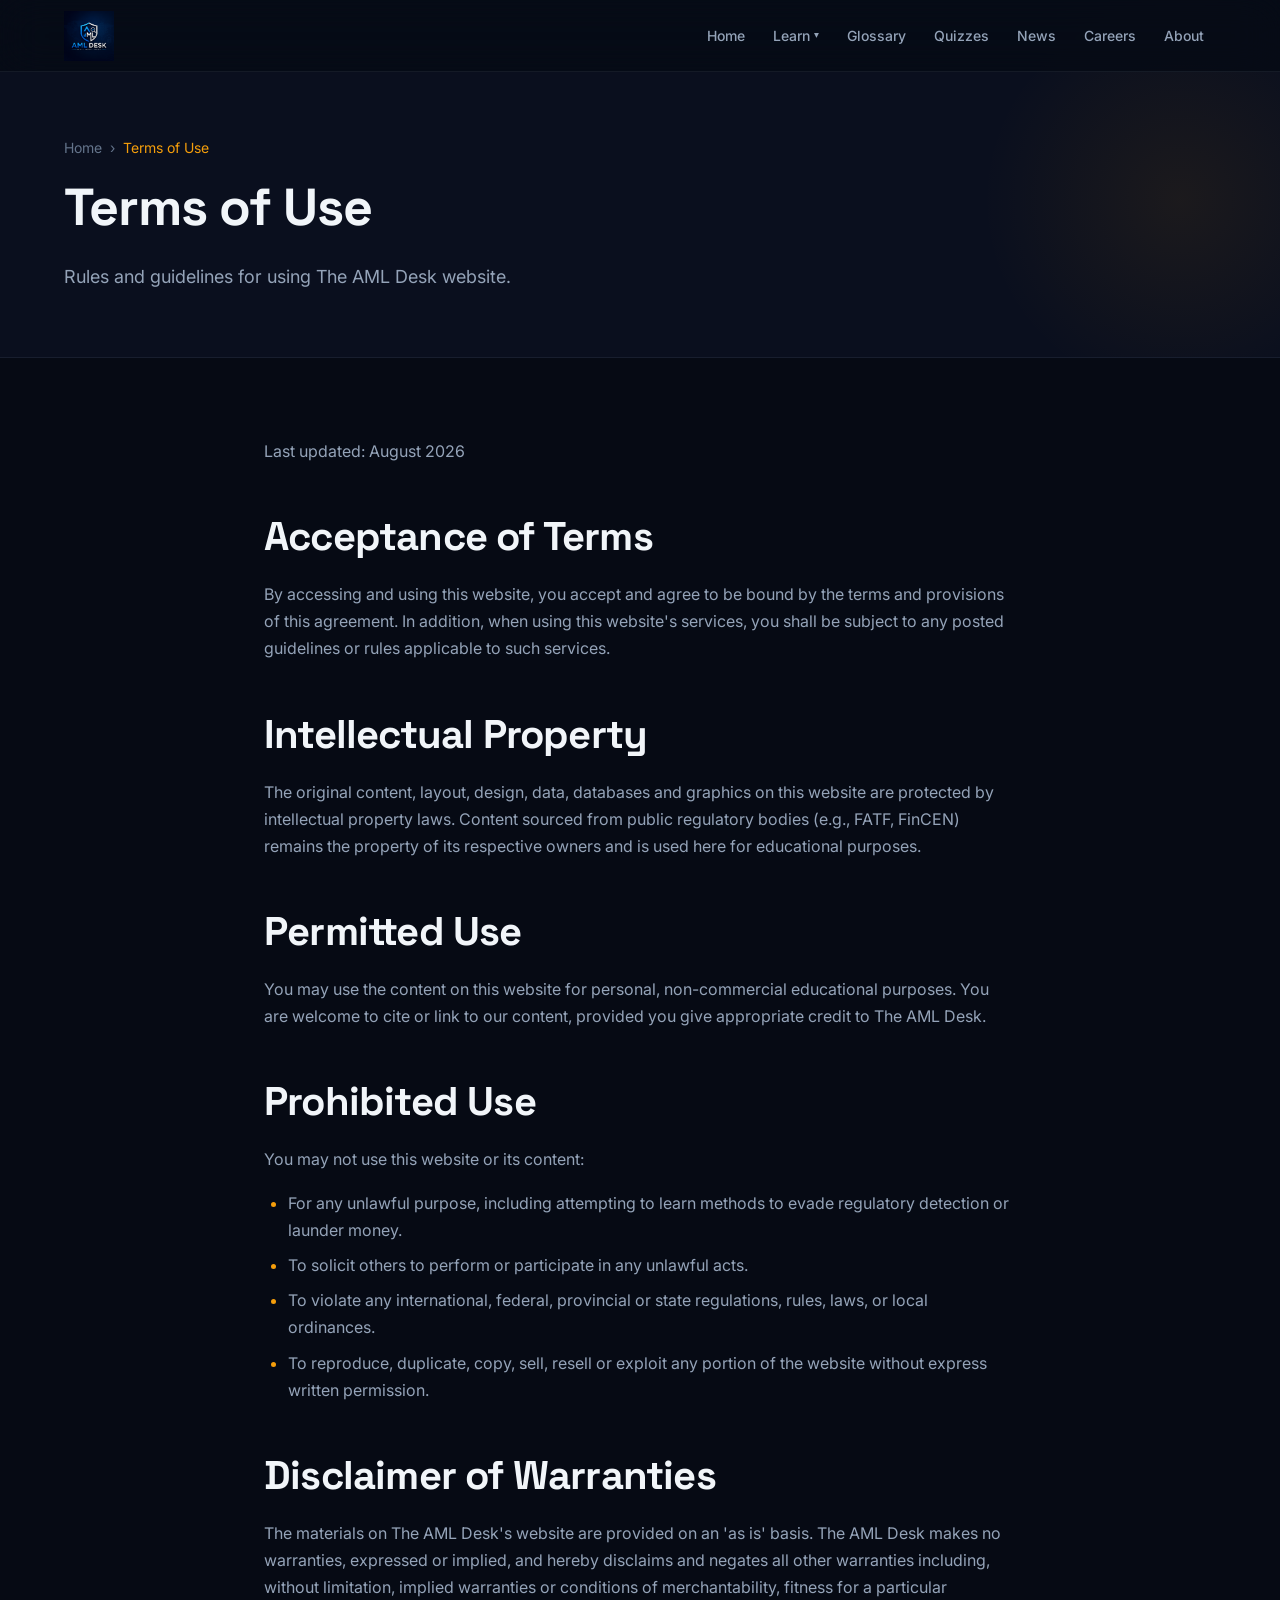
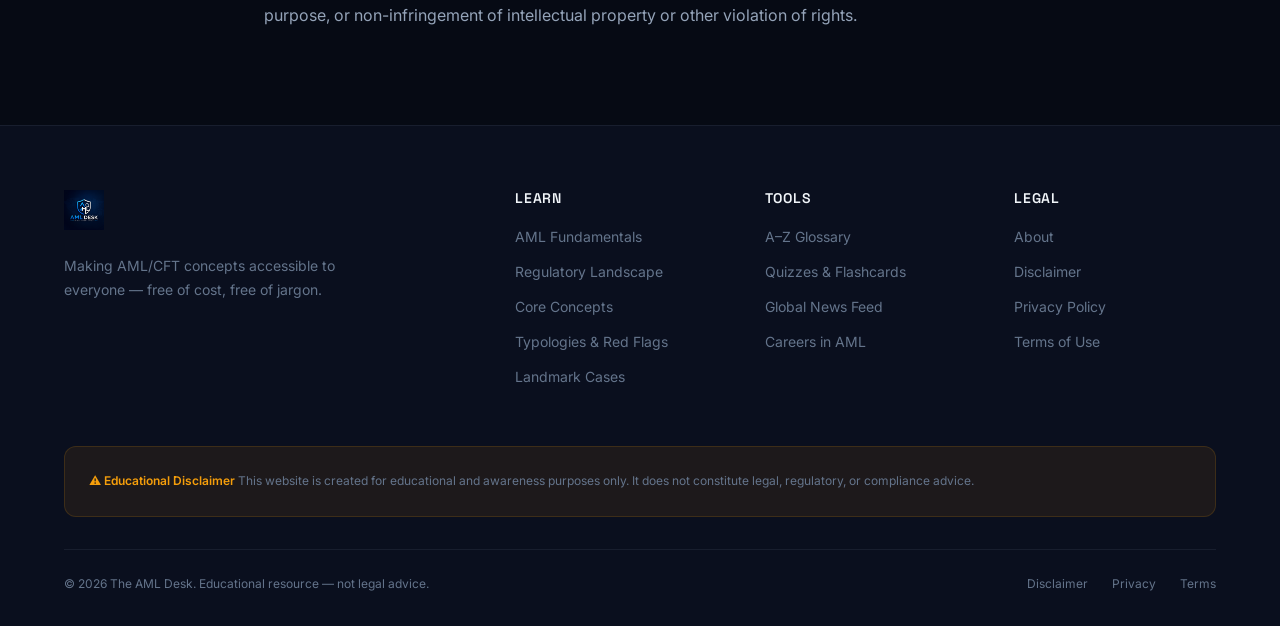
<file: terms.html>
<!DOCTYPE html>
<html lang="en">
<head>
  <meta charset="UTF-8">
  <meta name="viewport" content="width=device-width, initial-scale=1.0">
  <meta name="description" content="Terms of Use for The AML Desk.">
  <title>Terms of Use — The AML Desk</title>
  <link rel="stylesheet" href="styles.css">
  <link rel="icon" type="image/png" href="logo.png">
</head>
<body>
  <a href="#main-content" class="skip-nav">Skip to main content</a>
  <nav class="navbar" role="navigation" aria-label="Main navigation">
    <div class="container">
      <a href="index.html" class="navbar__logo"><img src="logo.png" alt="The AML Desk Logo" class="navbar__logo-image"></a>
      <ul class="navbar__links" id="nav-links" role="menubar">
        <li role="none"><a href="index.html" role="menuitem">Home</a></li>
        <li class="navbar__dropdown" role="none"><a href="#" class="navbar__dropdown-toggle" role="menuitem" aria-haspopup="true">Learn</a><ul class="navbar__dropdown-menu" role="menu"><li role="none"><a href="fundamentals.html" role="menuitem">AML Fundamentals</a></li><li role="none"><a href="regulatory-landscape.html" role="menuitem">Regulatory Landscape</a></li><li role="none"><a href="core-concepts.html" role="menuitem">Core Concepts</a></li><li role="none"><a href="typologies.html" role="menuitem">Typologies & Red Flags</a></li><li role="none"><a href="landmark-cases.html" role="menuitem">Landmark Cases</a></li></ul></li>
        <li role="none"><a href="glossary.html" role="menuitem">Glossary</a></li>
        <li role="none"><a href="quizzes.html" role="menuitem">Quizzes</a></li>
        <li role="none"><a href="news.html" role="menuitem">News</a></li>
        <li role="none"><a href="careers.html" role="menuitem">Careers</a></li>
        <li role="none"><a href="about.html" role="menuitem">About</a></li>
      </ul>
      <button class="navbar__toggle" aria-label="Toggle navigation menu"><span></span><span></span><span></span></button>
    </div>
  </nav>
  <div class="navbar__overlay" aria-hidden="true"></div>

  <main id="main-content">
    <header class="page-header">
      <div class="container">
        <nav class="page-header__breadcrumb" aria-label="Breadcrumb"><a href="index.html">Home</a><span aria-hidden="true">›</span><span class="current">Terms of Use</span></nav>
        <h1>Terms of Use</h1>
        <p>Rules and guidelines for using The AML Desk website.</p>
      </div>
    </header>

    <section class="section">
      <div class="container container--narrow">
        <div class="content-body">
          <p>Last updated: August 2026</p>

          <h2>Acceptance of Terms</h2>
          <p>By accessing and using this website, you accept and agree to be bound by the terms and provisions of this agreement. In addition, when using this website's services, you shall be subject to any posted guidelines or rules applicable to such services.</p>

          <h2>Intellectual Property</h2>
          <p>The original content, layout, design, data, databases and graphics on this website are protected by intellectual property laws. Content sourced from public regulatory bodies (e.g., FATF, FinCEN) remains the property of its respective owners and is used here for educational purposes.</p>

          <h2>Permitted Use</h2>
          <p>You may use the content on this website for personal, non-commercial educational purposes. You are welcome to cite or link to our content, provided you give appropriate credit to The AML Desk.</p>

          <h2>Prohibited Use</h2>
          <p>You may not use this website or its content:</p>
          <ul>
            <li>For any unlawful purpose, including attempting to learn methods to evade regulatory detection or launder money.</li>
            <li>To solicit others to perform or participate in any unlawful acts.</li>
            <li>To violate any international, federal, provincial or state regulations, rules, laws, or local ordinances.</li>
            <li>To reproduce, duplicate, copy, sell, resell or exploit any portion of the website without express written permission.</li>
          </ul>

          <h2>Disclaimer of Warranties</h2>
          <p>The materials on The AML Desk's website are provided on an 'as is' basis. The AML Desk makes no warranties, expressed or implied, and hereby disclaims and negates all other warranties including, without limitation, implied warranties or conditions of merchantability, fitness for a particular purpose, or non-infringement of intellectual property or other violation of rights.</p>
        </div>
      </div>
    </section>
  </main>

  <footer class="footer" role="contentinfo">
    <div class="container">
      <div class="footer__grid">
        <div class="footer__brand"><a href="index.html" class="footer__brand-logo"><img src="logo.png" alt="The AML Desk Logo" class="footer__logo-image"></a><p>Making AML/CFT concepts accessible to everyone — free of cost, free of jargon.</p></div>
        <div class="footer__column"><h5>Learn</h5><ul><li><a href="fundamentals.html">AML Fundamentals</a></li><li><a href="regulatory-landscape.html">Regulatory Landscape</a></li><li><a href="core-concepts.html">Core Concepts</a></li><li><a href="typologies.html">Typologies &amp; Red Flags</a></li><li><a href="landmark-cases.html">Landmark Cases</a></li></ul></div>
        <div class="footer__column"><h5>Tools</h5><ul><li><a href="glossary.html">A–Z Glossary</a></li><li><a href="quizzes.html">Quizzes &amp; Flashcards</a></li><li><a href="news.html">Global News Feed</a></li><li><a href="careers.html">Careers in AML</a></li></ul></div>
        <div class="footer__column"><h5>Legal</h5><ul><li><a href="about.html">About</a></li><li><a href="disclaimer.html">Disclaimer</a></li><li><a href="privacy.html">Privacy Policy</a></li><li><a href="terms.html">Terms of Use</a></li></ul></div>
      </div>
      <div class="footer__disclaimer" role="note"><p><strong>⚠️ Educational Disclaimer</strong> This website is created for educational and awareness purposes only. It does not constitute legal, regulatory, or compliance advice.</p></div>
      <div class="footer__bottom"><p>&copy; 2026 The AML Desk. Educational resource — not legal advice.</p><div class="footer__bottom-links"><a href="disclaimer.html">Disclaimer</a><a href="privacy.html">Privacy</a><a href="terms.html">Terms</a></div></div>
    </div>
  </footer>
  <script src="main.js"></script>
</body>
</html>
</file>
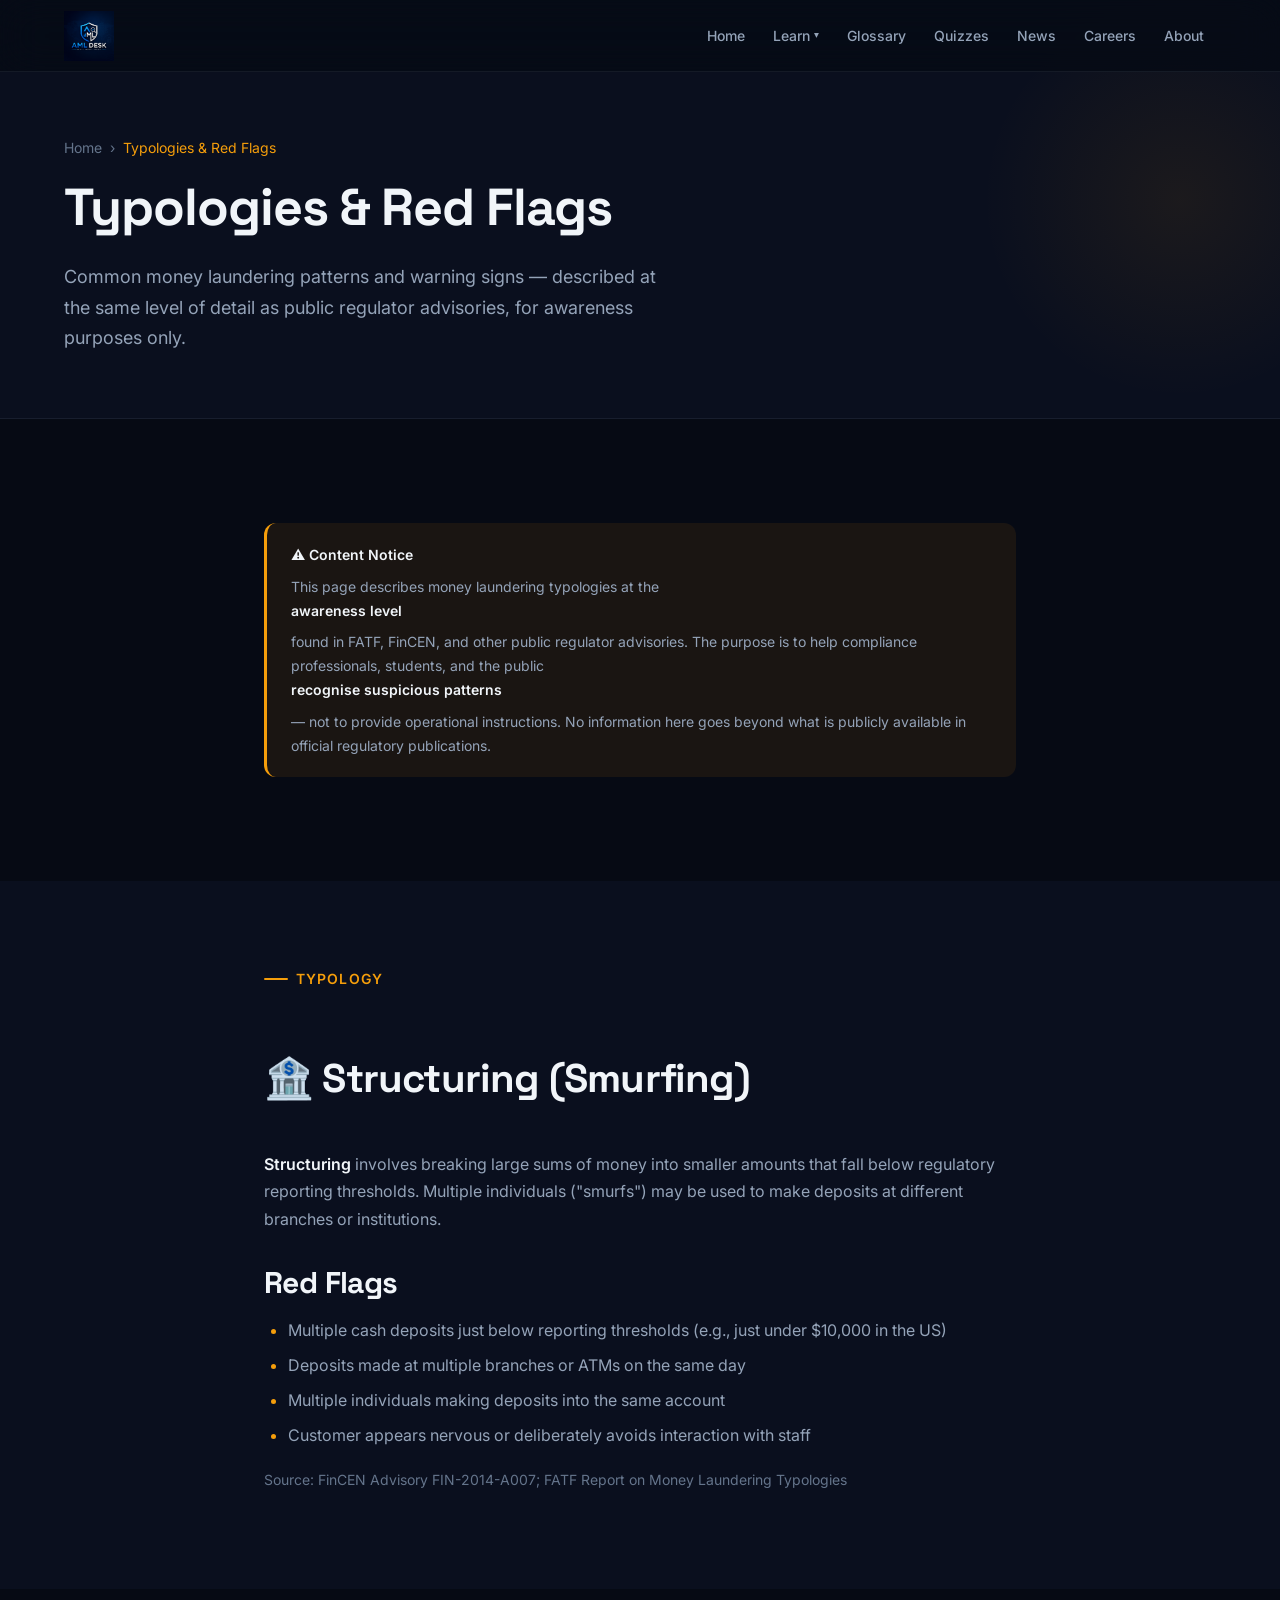
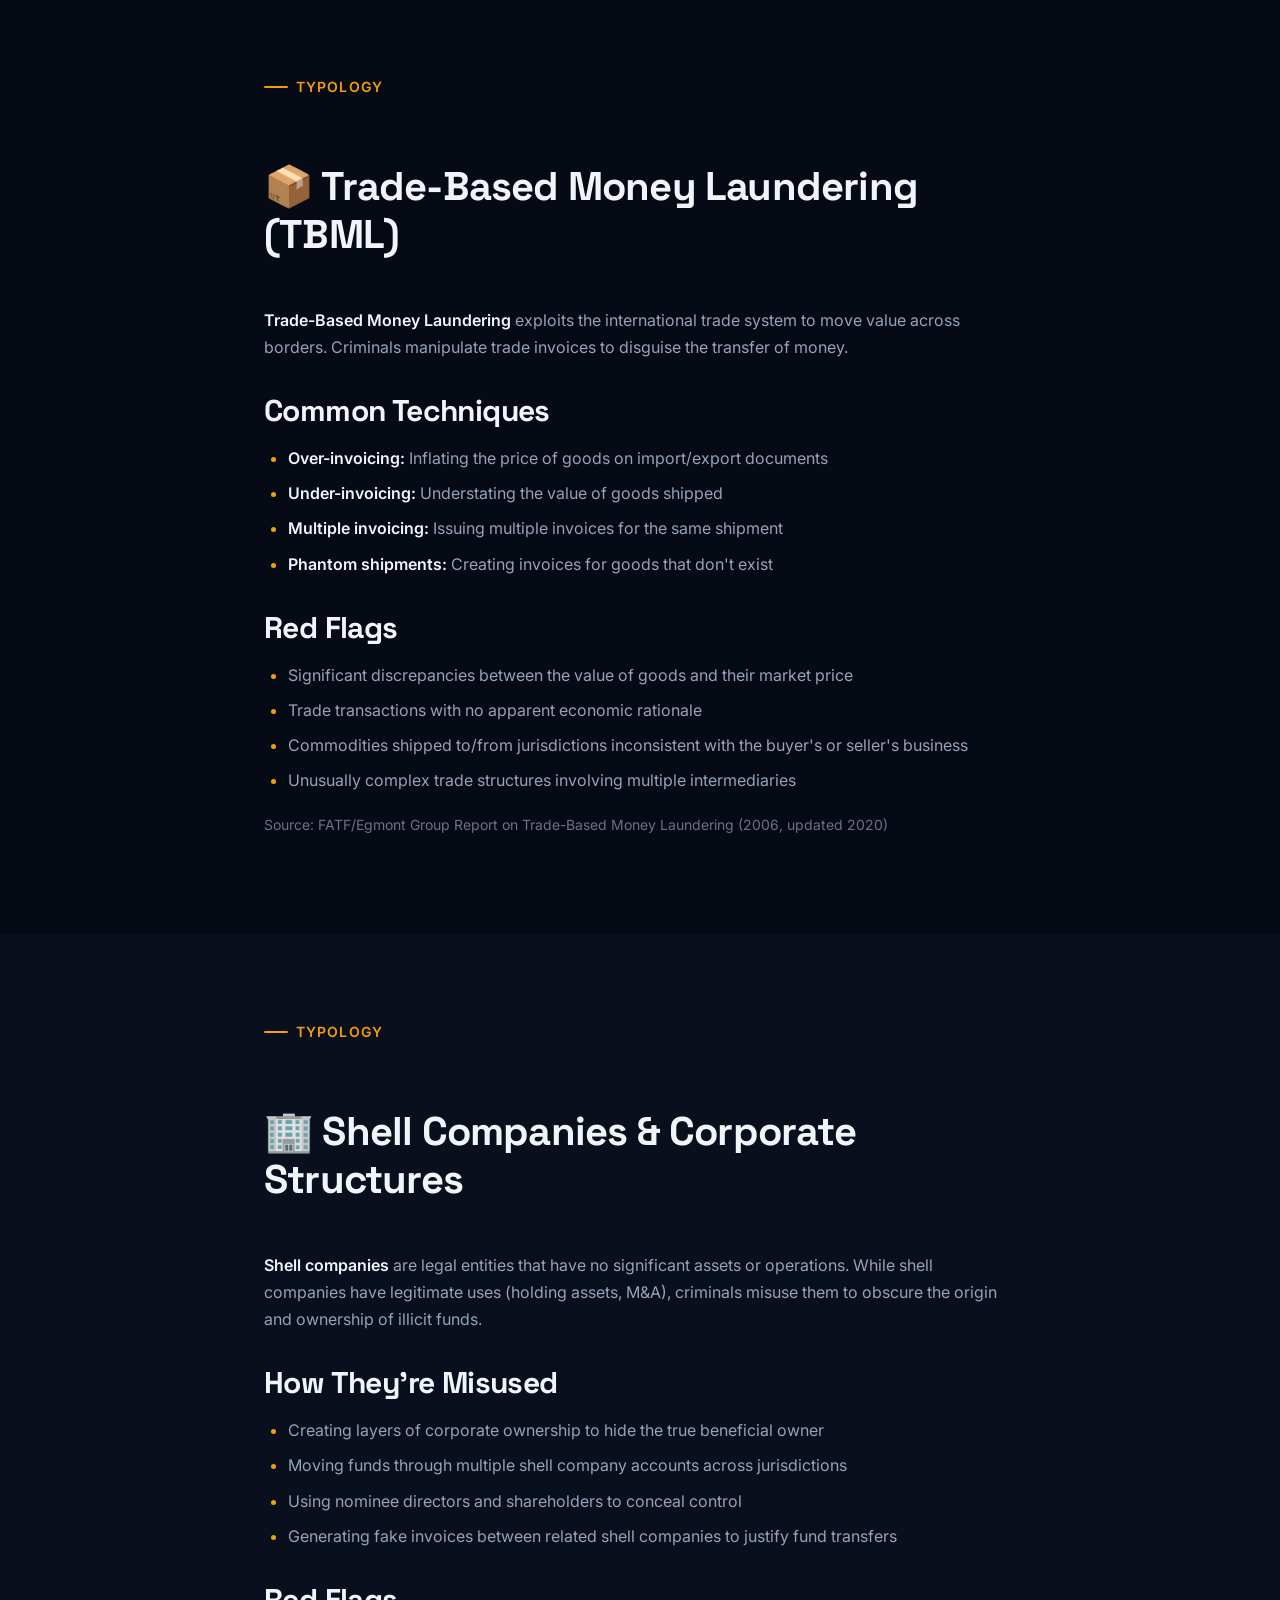
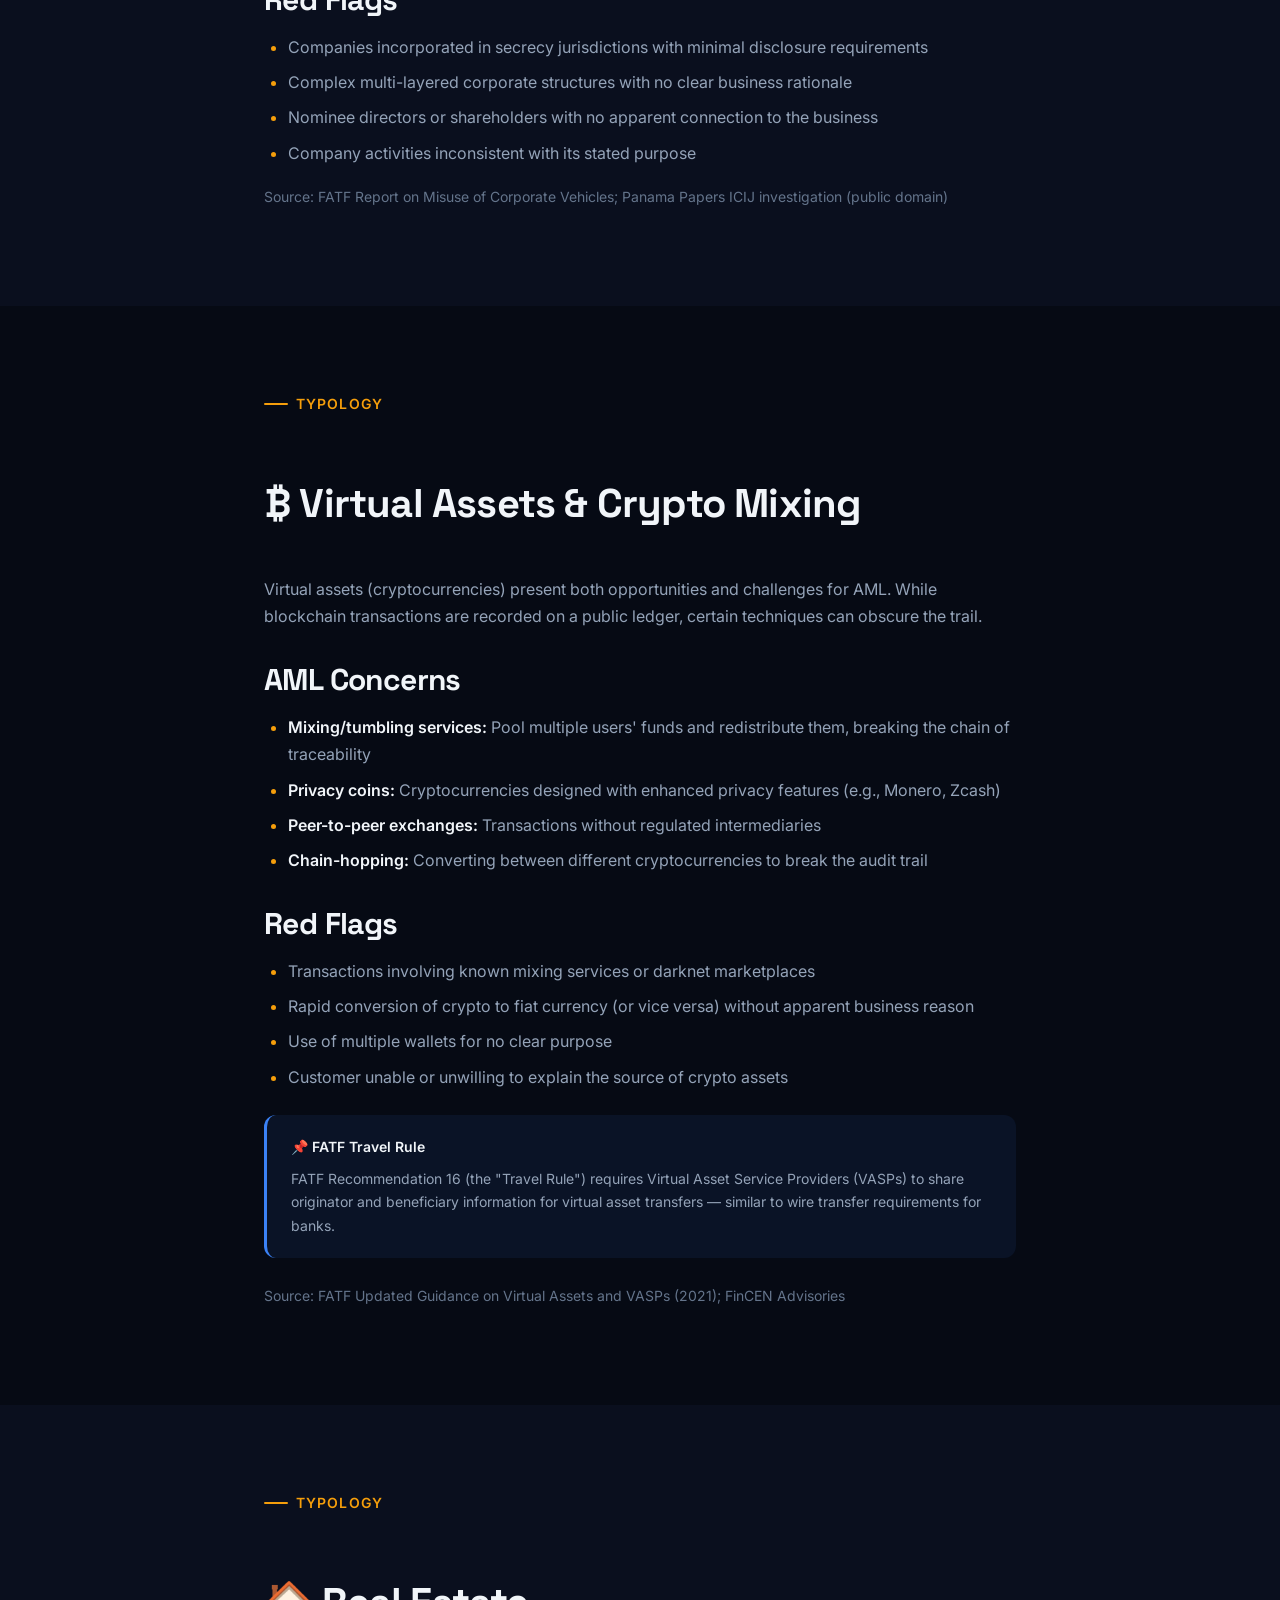
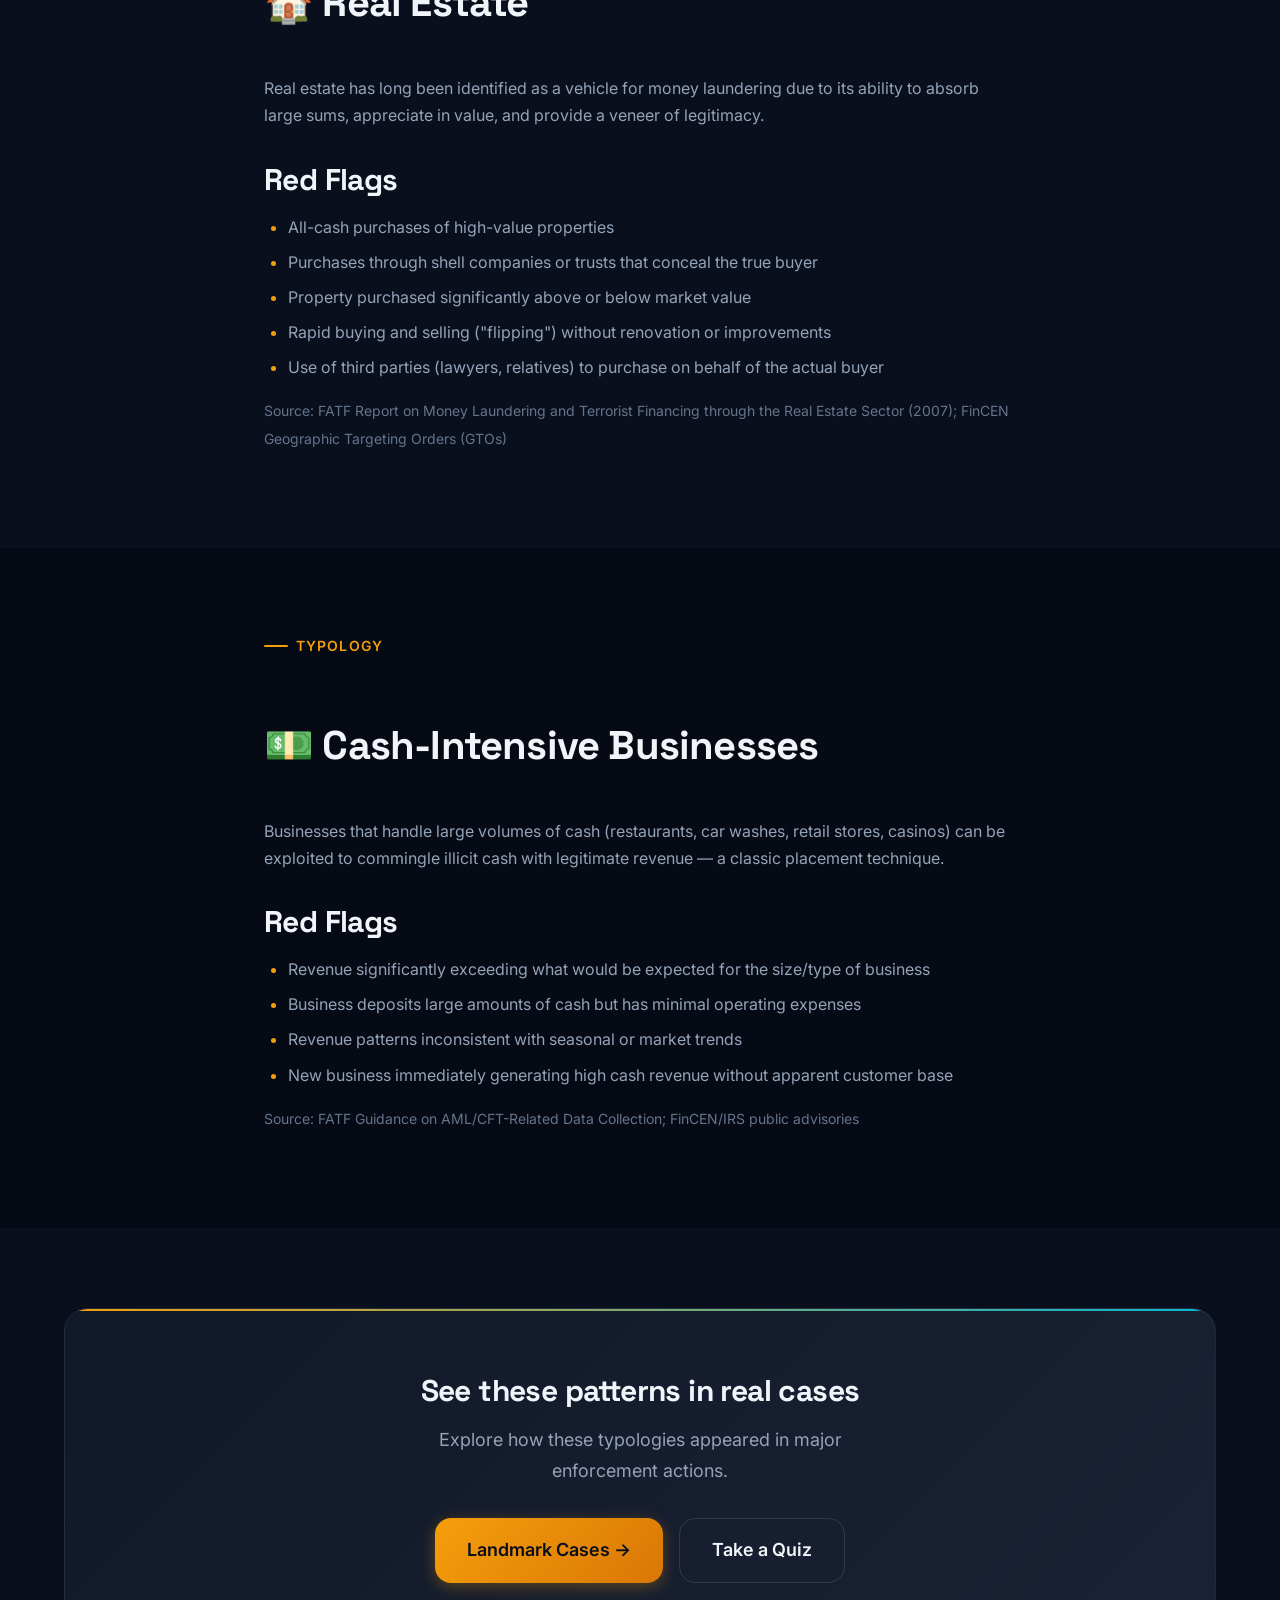
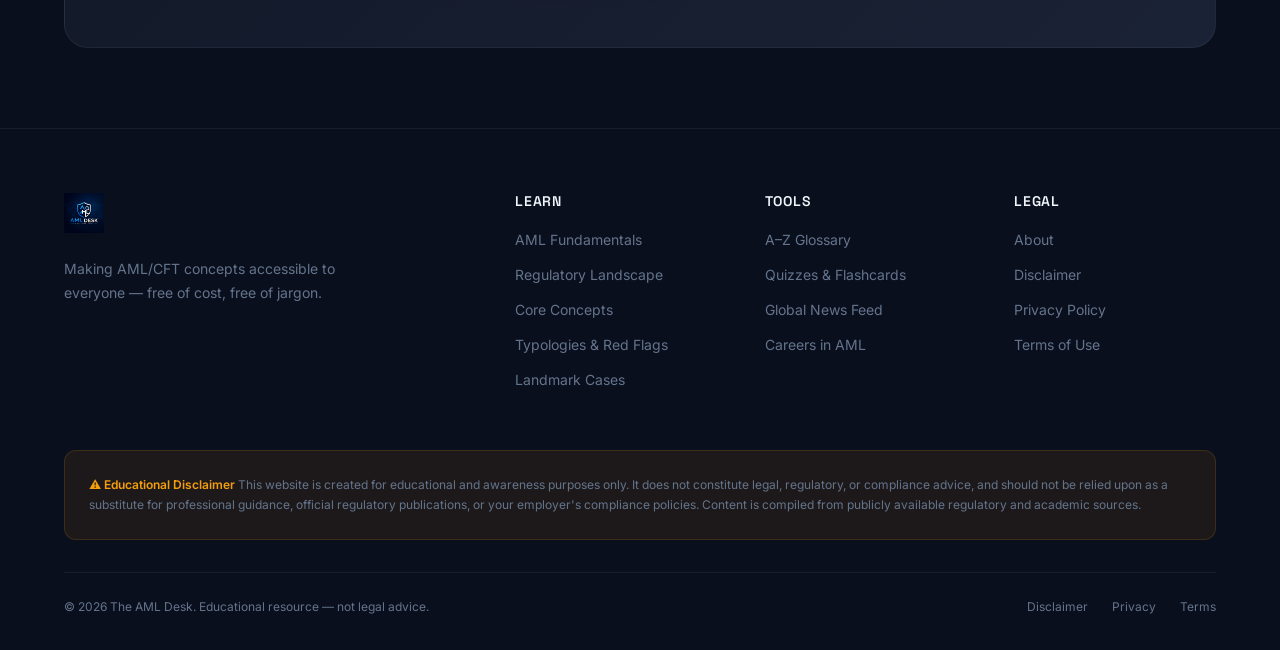
<file: typologies.html>
<!DOCTYPE html>
<html lang="en">
<head>
  <meta charset="UTF-8">
  <meta name="viewport" content="width=device-width, initial-scale=1.0">
  <meta name="description" content="Common money laundering typologies and red flags: structuring, trade-based ML, shell companies, crypto mixing, real estate — awareness-level descriptions from public regulator advisories.">
  <title>Typologies &amp; Red Flags — The AML Desk</title>
  <link rel="stylesheet" href="styles.css">
  <link rel="icon" type="image/png" href="logo.png">
</head>
<body>
  <a href="#main-content" class="skip-nav">Skip to main content</a>
  <nav class="navbar" role="navigation" aria-label="Main navigation">
    <div class="container">
      <a href="index.html" class="navbar__logo"><img src="logo.png" alt="The AML Desk Logo" class="navbar__logo-image"></a>
      <ul class="navbar__links" id="nav-links" role="menubar">
        <li role="none"><a href="index.html" role="menuitem">Home</a></li>
        <li class="navbar__dropdown" role="none"><a href="#" class="navbar__dropdown-toggle" role="menuitem" aria-haspopup="true">Learn</a><ul class="navbar__dropdown-menu" role="menu"><li role="none"><a href="fundamentals.html" role="menuitem">AML Fundamentals</a></li><li role="none"><a href="regulatory-landscape.html" role="menuitem">Regulatory Landscape</a></li><li role="none"><a href="core-concepts.html" role="menuitem">Core Concepts</a></li><li role="none"><a href="typologies.html" role="menuitem">Typologies & Red Flags</a></li><li role="none"><a href="landmark-cases.html" role="menuitem">Landmark Cases</a></li></ul></li>
        <li role="none"><a href="glossary.html" role="menuitem">Glossary</a></li>
        <li role="none"><a href="quizzes.html" role="menuitem">Quizzes</a></li>
        <li role="none"><a href="news.html" role="menuitem">News</a></li>
        <li role="none"><a href="careers.html" role="menuitem">Careers</a></li>
        <li role="none"><a href="about.html" role="menuitem">About</a></li>
      </ul>
      <button class="navbar__toggle" aria-label="Toggle navigation menu"><span></span><span></span><span></span></button>
    </div>
  </nav>
  <div class="navbar__overlay" aria-hidden="true"></div>

  <main id="main-content">
    <header class="page-header">
      <div class="container">
        <nav class="page-header__breadcrumb" aria-label="Breadcrumb"><a href="index.html">Home</a><span aria-hidden="true">›</span><span class="current">Typologies &amp; Red Flags</span></nav>
        <h1>Typologies &amp; Red Flags</h1>
        <p>Common money laundering patterns and warning signs — described at the same level of detail as public regulator advisories, for awareness purposes only.</p>
      </div>
    </header>

    <!-- Content Safety Notice -->
    <section class="section">
      <div class="container container--narrow">
        <div class="callout callout--warning reveal">
          <p><strong>⚠️ Content Notice</strong> This page describes money laundering typologies at the <strong>awareness level</strong> found in FATF, FinCEN, and other public regulator advisories. The purpose is to help compliance professionals, students, and the public <strong>recognise suspicious patterns</strong> — not to provide operational instructions. No information here goes beyond what is publicly available in official regulatory publications.</p>
        </div>
      </div>
    </section>

    <!-- Structuring -->
    <section class="section section--alt" id="structuring">
      <div class="container container--narrow">
        <div class="content-body">
          <div class="section-header reveal"><span class="section-header__label">Typology</span><h2>🏦 Structuring (Smurfing)</h2></div>
          <p class="reveal"><strong>Structuring</strong> involves breaking large sums of money into smaller amounts that fall below regulatory reporting thresholds. Multiple individuals ("smurfs") may be used to make deposits at different branches or institutions.</p>
          <h3 class="reveal">Red Flags</h3>
          <ul class="reveal">
            <li>Multiple cash deposits just below reporting thresholds (e.g., just under $10,000 in the US)</li>
            <li>Deposits made at multiple branches or ATMs on the same day</li>
            <li>Multiple individuals making deposits into the same account</li>
            <li>Customer appears nervous or deliberately avoids interaction with staff</li>
          </ul>
          <p class="reveal color-muted"><small>Source: FinCEN Advisory FIN-2014-A007; FATF Report on Money Laundering Typologies</small></p>
        </div>
      </div>
    </section>

    <!-- Trade-Based ML -->
    <section class="section" id="trade-based">
      <div class="container container--narrow">
        <div class="content-body">
          <div class="section-header reveal"><span class="section-header__label">Typology</span><h2>📦 Trade-Based Money Laundering (TBML)</h2></div>
          <p class="reveal"><strong>Trade-Based Money Laundering</strong> exploits the international trade system to move value across borders. Criminals manipulate trade invoices to disguise the transfer of money.</p>
          <h3 class="reveal">Common Techniques</h3>
          <ul class="reveal">
            <li><strong>Over-invoicing:</strong> Inflating the price of goods on import/export documents</li>
            <li><strong>Under-invoicing:</strong> Understating the value of goods shipped</li>
            <li><strong>Multiple invoicing:</strong> Issuing multiple invoices for the same shipment</li>
            <li><strong>Phantom shipments:</strong> Creating invoices for goods that don't exist</li>
          </ul>
          <h3 class="reveal">Red Flags</h3>
          <ul class="reveal">
            <li>Significant discrepancies between the value of goods and their market price</li>
            <li>Trade transactions with no apparent economic rationale</li>
            <li>Commodities shipped to/from jurisdictions inconsistent with the buyer's or seller's business</li>
            <li>Unusually complex trade structures involving multiple intermediaries</li>
          </ul>
          <p class="reveal color-muted"><small>Source: FATF/Egmont Group Report on Trade-Based Money Laundering (2006, updated 2020)</small></p>
        </div>
      </div>
    </section>

    <!-- Shell Companies -->
    <section class="section section--alt" id="shell-companies">
      <div class="container container--narrow">
        <div class="content-body">
          <div class="section-header reveal"><span class="section-header__label">Typology</span><h2>🏢 Shell Companies &amp; Corporate Structures</h2></div>
          <p class="reveal"><strong>Shell companies</strong> are legal entities that have no significant assets or operations. While shell companies have legitimate uses (holding assets, M&A), criminals misuse them to obscure the origin and ownership of illicit funds.</p>
          <h3 class="reveal">How They're Misused</h3>
          <ul class="reveal">
            <li>Creating layers of corporate ownership to hide the true beneficial owner</li>
            <li>Moving funds through multiple shell company accounts across jurisdictions</li>
            <li>Using nominee directors and shareholders to conceal control</li>
            <li>Generating fake invoices between related shell companies to justify fund transfers</li>
          </ul>
          <h3 class="reveal">Red Flags</h3>
          <ul class="reveal">
            <li>Companies incorporated in secrecy jurisdictions with minimal disclosure requirements</li>
            <li>Complex multi-layered corporate structures with no clear business rationale</li>
            <li>Nominee directors or shareholders with no apparent connection to the business</li>
            <li>Company activities inconsistent with its stated purpose</li>
          </ul>
          <p class="reveal color-muted"><small>Source: FATF Report on Misuse of Corporate Vehicles; Panama Papers ICIJ investigation (public domain)</small></p>
        </div>
      </div>
    </section>

    <!-- Crypto -->
    <section class="section" id="crypto">
      <div class="container container--narrow">
        <div class="content-body">
          <div class="section-header reveal"><span class="section-header__label">Typology</span><h2>₿ Virtual Assets &amp; Crypto Mixing</h2></div>
          <p class="reveal">Virtual assets (cryptocurrencies) present both opportunities and challenges for AML. While blockchain transactions are recorded on a public ledger, certain techniques can obscure the trail.</p>
          <h3 class="reveal">AML Concerns</h3>
          <ul class="reveal">
            <li><strong>Mixing/tumbling services:</strong> Pool multiple users' funds and redistribute them, breaking the chain of traceability</li>
            <li><strong>Privacy coins:</strong> Cryptocurrencies designed with enhanced privacy features (e.g., Monero, Zcash)</li>
            <li><strong>Peer-to-peer exchanges:</strong> Transactions without regulated intermediaries</li>
            <li><strong>Chain-hopping:</strong> Converting between different cryptocurrencies to break the audit trail</li>
          </ul>
          <h3 class="reveal">Red Flags</h3>
          <ul class="reveal">
            <li>Transactions involving known mixing services or darknet marketplaces</li>
            <li>Rapid conversion of crypto to fiat currency (or vice versa) without apparent business reason</li>
            <li>Use of multiple wallets for no clear purpose</li>
            <li>Customer unable or unwilling to explain the source of crypto assets</li>
          </ul>
          <div class="callout callout--info reveal">
            <p><strong>📌 FATF Travel Rule</strong> FATF Recommendation 16 (the "Travel Rule") requires Virtual Asset Service Providers (VASPs) to share originator and beneficiary information for virtual asset transfers — similar to wire transfer requirements for banks.</p>
          </div>
          <p class="reveal color-muted"><small>Source: FATF Updated Guidance on Virtual Assets and VASPs (2021); FinCEN Advisories</small></p>
        </div>
      </div>
    </section>

    <!-- Real Estate -->
    <section class="section section--alt" id="real-estate">
      <div class="container container--narrow">
        <div class="content-body">
          <div class="section-header reveal"><span class="section-header__label">Typology</span><h2>🏠 Real Estate</h2></div>
          <p class="reveal">Real estate has long been identified as a vehicle for money laundering due to its ability to absorb large sums, appreciate in value, and provide a veneer of legitimacy.</p>
          <h3 class="reveal">Red Flags</h3>
          <ul class="reveal">
            <li>All-cash purchases of high-value properties</li>
            <li>Purchases through shell companies or trusts that conceal the true buyer</li>
            <li>Property purchased significantly above or below market value</li>
            <li>Rapid buying and selling ("flipping") without renovation or improvements</li>
            <li>Use of third parties (lawyers, relatives) to purchase on behalf of the actual buyer</li>
          </ul>
          <p class="reveal color-muted"><small>Source: FATF Report on Money Laundering and Terrorist Financing through the Real Estate Sector (2007); FinCEN Geographic Targeting Orders (GTOs)</small></p>
        </div>
      </div>
    </section>

    <!-- Cash-Intensive Businesses -->
    <section class="section" id="cash-intensive">
      <div class="container container--narrow">
        <div class="content-body">
          <div class="section-header reveal"><span class="section-header__label">Typology</span><h2>💵 Cash-Intensive Businesses</h2></div>
          <p class="reveal">Businesses that handle large volumes of cash (restaurants, car washes, retail stores, casinos) can be exploited to commingle illicit cash with legitimate revenue — a classic placement technique.</p>
          <h3 class="reveal">Red Flags</h3>
          <ul class="reveal">
            <li>Revenue significantly exceeding what would be expected for the size/type of business</li>
            <li>Business deposits large amounts of cash but has minimal operating expenses</li>
            <li>Revenue patterns inconsistent with seasonal or market trends</li>
            <li>New business immediately generating high cash revenue without apparent customer base</li>
          </ul>
          <p class="reveal color-muted"><small>Source: FATF Guidance on AML/CFT-Related Data Collection; FinCEN/IRS public advisories</small></p>
        </div>
      </div>
    </section>

    <!-- CTA -->
    <section class="section section--alt">
      <div class="container">
        <div class="cta-banner reveal">
          <h2 class="cta-banner__title">See these patterns in real cases</h2>
          <p class="cta-banner__text">Explore how these typologies appeared in major enforcement actions.</p>
          <div class="cta-banner__actions">
            <a href="landmark-cases.html" class="btn btn--primary btn--lg">Landmark Cases →</a>
            <a href="quizzes.html" class="btn btn--secondary btn--lg">Take a Quiz</a>
          </div>
        </div>
      </div>
    </section>
  </main>

  <footer class="footer" role="contentinfo">
    <div class="container">
      <div class="footer__grid">
        <div class="footer__brand"><a href="index.html" class="footer__brand-logo"><img src="logo.png" alt="The AML Desk Logo" class="footer__logo-image"></a><p>Making AML/CFT concepts accessible to everyone — free of cost, free of jargon.</p></div>
        <div class="footer__column"><h5>Learn</h5><ul><li><a href="fundamentals.html">AML Fundamentals</a></li><li><a href="regulatory-landscape.html">Regulatory Landscape</a></li><li><a href="core-concepts.html">Core Concepts</a></li><li><a href="typologies.html">Typologies &amp; Red Flags</a></li><li><a href="landmark-cases.html">Landmark Cases</a></li></ul></div>
        <div class="footer__column"><h5>Tools</h5><ul><li><a href="glossary.html">A–Z Glossary</a></li><li><a href="quizzes.html">Quizzes &amp; Flashcards</a></li><li><a href="news.html">Global News Feed</a></li><li><a href="careers.html">Careers in AML</a></li></ul></div>
        <div class="footer__column"><h5>Legal</h5><ul><li><a href="about.html">About</a></li><li><a href="disclaimer.html">Disclaimer</a></li><li><a href="privacy.html">Privacy Policy</a></li><li><a href="terms.html">Terms of Use</a></li></ul></div>
      </div>
      <div class="footer__disclaimer" role="note"><p><strong>⚠️ Educational Disclaimer</strong> This website is created for educational and awareness purposes only. It does not constitute legal, regulatory, or compliance advice, and should not be relied upon as a substitute for professional guidance, official regulatory publications, or your employer's compliance policies. Content is compiled from publicly available regulatory and academic sources.</p></div>
      <div class="footer__bottom"><p>&copy; 2026 The AML Desk. Educational resource — not legal advice.</p><div class="footer__bottom-links"><a href="disclaimer.html">Disclaimer</a><a href="privacy.html">Privacy</a><a href="terms.html">Terms</a></div></div>
    </div>
  </footer>
  <script src="main.js"></script>
</body>
</html>
</file>
<file: styles.css>
/* ============================================================
   THE AML DESK — Design System
   A premium dark-mode educational website for AML/CFT
   ============================================================ */

/* --- Google Fonts --- */
@import url('https://fonts.googleapis.com/css2?family=Inter:wght@300;400;500;600;700&family=Space+Grotesk:wght@400;500;600;700&display=swap');

/* ============================================================
   1. CUSTOM PROPERTIES (Design Tokens)
   ============================================================ */
:root {
  /* --- Colors: Dark Navy Palette --- */
  --color-bg-deep:        #060a14;
  --color-bg-primary:     #0a0f1e;
  --color-bg-surface:     #111827;
  --color-bg-elevated:    #1a2235;
  --color-bg-card:        rgba(17, 24, 39, 0.7);
  --color-bg-card-hover:  rgba(26, 34, 53, 0.85);

  /* --- Accent Colors --- */
  --color-accent:         #f59e0b;
  --color-accent-light:   #fbbf24;
  --color-accent-dark:    #d97706;
  --color-accent-glow:    rgba(245, 158, 11, 0.15);
  --color-accent-subtle:  rgba(245, 158, 11, 0.08);

  /* --- Secondary Accent (Teal) --- */
  --color-secondary:      #06b6d4;
  --color-secondary-light:#22d3ee;
  --color-secondary-glow: rgba(6, 182, 212, 0.15);

  /* --- Tertiary (Purple for quizzes/interactive) --- */
  --color-tertiary:       #8b5cf6;
  --color-tertiary-glow:  rgba(139, 92, 246, 0.15);

  /* --- Status Colors --- */
  --color-success:        #10b981;
  --color-warning:        #f59e0b;
  --color-danger:         #ef4444;
  --color-info:           #3b82f6;

  /* --- Text Colors --- */
  --color-text-primary:   #f1f5f9;
  --color-text-secondary: #94a3b8;
  --color-text-muted:     #64748b;
  --color-text-inverse:   #0a0f1e;

  /* --- Border Colors --- */
  --color-border:         rgba(148, 163, 184, 0.1);
  --color-border-hover:   rgba(148, 163, 184, 0.2);
  --color-border-accent:  rgba(245, 158, 11, 0.3);

  /* --- Typography --- */
  --font-heading:         'Space Grotesk', system-ui, -apple-system, sans-serif;
  --font-body:            'Inter', system-ui, -apple-system, sans-serif;
  --font-mono:            'JetBrains Mono', 'Fira Code', monospace;

  /* --- Font Sizes (fluid) --- */
  --text-xs:    clamp(0.7rem, 0.65rem + 0.25vw, 0.75rem);
  --text-sm:    clamp(0.8rem, 0.75rem + 0.25vw, 0.875rem);
  --text-base:  clamp(0.9rem, 0.85rem + 0.25vw, 1rem);
  --text-lg:    clamp(1rem, 0.9rem + 0.5vw, 1.125rem);
  --text-xl:    clamp(1.15rem, 1rem + 0.75vw, 1.25rem);
  --text-2xl:   clamp(1.35rem, 1.1rem + 1.25vw, 1.5rem);
  --text-3xl:   clamp(1.6rem, 1.2rem + 2vw, 1.875rem);
  --text-4xl:   clamp(2rem, 1.5rem + 2.5vw, 2.5rem);
  --text-5xl:   clamp(2.5rem, 1.75rem + 3.75vw, 3.25rem);
  --text-6xl:   clamp(3rem, 2rem + 5vw, 4rem);

  /* --- Spacing Scale --- */
  --space-1:  0.25rem;
  --space-2:  0.5rem;
  --space-3:  0.75rem;
  --space-4:  1rem;
  --space-5:  1.25rem;
  --space-6:  1.5rem;
  --space-8:  2rem;
  --space-10: 2.5rem;
  --space-12: 3rem;
  --space-16: 4rem;
  --space-20: 5rem;
  --space-24: 6rem;
  --space-32: 8rem;

  /* --- Border Radius --- */
  --radius-sm:   0.375rem;
  --radius-md:   0.5rem;
  --radius-lg:   0.75rem;
  --radius-xl:   1rem;
  --radius-2xl:  1.5rem;
  --radius-full: 9999px;

  /* --- Shadows --- */
  --shadow-sm:    0 1px 2px rgba(0,0,0,0.3);
  --shadow-md:    0 4px 6px -1px rgba(0,0,0,0.3), 0 2px 4px -2px rgba(0,0,0,0.2);
  --shadow-lg:    0 10px 15px -3px rgba(0,0,0,0.4), 0 4px 6px -4px rgba(0,0,0,0.3);
  --shadow-xl:    0 20px 25px -5px rgba(0,0,0,0.4), 0 8px 10px -6px rgba(0,0,0,0.3);
  --shadow-glow:  0 0 20px rgba(245, 158, 11, 0.15);
  --shadow-glow-teal: 0 0 20px rgba(6, 182, 212, 0.15);

  /* --- Transitions --- */
  --transition-fast:   150ms cubic-bezier(0.4, 0, 0.2, 1);
  --transition-base:   250ms cubic-bezier(0.4, 0, 0.2, 1);
  --transition-slow:   350ms cubic-bezier(0.4, 0, 0.2, 1);
  --transition-spring: 500ms cubic-bezier(0.34, 1.56, 0.64, 1);

  /* --- Z-Index Scale --- */
  --z-base:     1;
  --z-dropdown: 100;
  --z-sticky:   200;
  --z-overlay:  300;
  --z-modal:    400;
  --z-toast:    500;

  /* --- Layout --- */
  --container-max: 1200px;
  --container-narrow: 800px;
  --nav-height: 72px;
}


/* ============================================================
   2. RESET & BASE STYLES
   ============================================================ */
*,
*::before,
*::after {
  margin: 0;
  padding: 0;
  box-sizing: border-box;
}

html {
  scroll-behavior: smooth;
  scroll-padding-top: calc(var(--nav-height) + var(--space-8));
  -webkit-text-size-adjust: 100%;
  font-size: 16px;
}

body {
  font-family: var(--font-body);
  font-size: var(--text-base);
  line-height: 1.7;
  color: var(--color-text-primary);
  background-color: var(--color-bg-deep);
  -webkit-font-smoothing: antialiased;
  -moz-osx-font-smoothing: grayscale;
  overflow-x: hidden;
}

/* --- Skip Navigation (Accessibility) --- */
.skip-nav {
  position: absolute;
  top: -100%;
  left: var(--space-4);
  padding: var(--space-3) var(--space-6);
  background: var(--color-accent);
  color: var(--color-text-inverse);
  font-weight: 600;
  border-radius: 0 0 var(--radius-md) var(--radius-md);
  z-index: var(--z-toast);
  text-decoration: none;
  transition: top var(--transition-fast);
}

.skip-nav:focus {
  top: 0;
}

/* --- Focus Styles (Accessibility) --- */
:focus-visible {
  outline: 2px solid var(--color-accent);
  outline-offset: 2px;
}

a:focus:not(:focus-visible) {
  outline: none;
}

/* --- Selection --- */
::selection {
  background: rgba(245, 158, 11, 0.3);
  color: var(--color-text-primary);
}

/* --- Scrollbar --- */
::-webkit-scrollbar {
  width: 8px;
}

::-webkit-scrollbar-track {
  background: var(--color-bg-primary);
}

::-webkit-scrollbar-thumb {
  background: var(--color-bg-elevated);
  border-radius: var(--radius-full);
}

::-webkit-scrollbar-thumb:hover {
  background: var(--color-text-muted);
}

/* ============================================================
   3. TYPOGRAPHY
   ============================================================ */
h1, h2, h3, h4, h5, h6 {
  font-family: var(--font-heading);
  font-weight: 700;
  line-height: 1.2;
  color: var(--color-text-primary);
  letter-spacing: -0.02em;
}

h1 { font-size: var(--text-5xl); margin-bottom: var(--space-6); }
h2 { font-size: var(--text-4xl); margin-bottom: var(--space-5); }
h3 { font-size: var(--text-3xl); margin-bottom: var(--space-4); }
h4 { font-size: var(--text-2xl); margin-bottom: var(--space-3); }
h5 { font-size: var(--text-xl);  margin-bottom: var(--space-3); }
h6 { font-size: var(--text-lg);  margin-bottom: var(--space-2); }

p {
  margin-bottom: var(--space-4);
  color: var(--color-text-secondary);
}

a {
  color: var(--color-accent);
  text-decoration: none;
  transition: color var(--transition-fast);
}

a:hover {
  color: var(--color-accent-light);
}

strong { font-weight: 600; color: var(--color-text-primary); }

small { font-size: var(--text-sm); }

blockquote {
  border-left: 3px solid var(--color-accent);
  padding: var(--space-4) var(--space-6);
  margin: var(--space-6) 0;
  background: var(--color-accent-subtle);
  border-radius: 0 var(--radius-md) var(--radius-md) 0;
  color: var(--color-text-secondary);
  font-style: italic;
}

ul, ol {
  padding-left: var(--space-6);
  margin-bottom: var(--space-4);
}

li {
  margin-bottom: var(--space-2);
  color: var(--color-text-secondary);
}

li::marker {
  color: var(--color-accent);
}

code {
  font-family: var(--font-mono);
  font-size: 0.9em;
  padding: 0.15em 0.4em;
  background: var(--color-bg-elevated);
  border-radius: var(--radius-sm);
  color: var(--color-accent-light);
}

hr {
  border: none;
  border-top: 1px solid var(--color-border);
  margin: var(--space-8) 0;
}

img {
  max-width: 100%;
  height: auto;
  display: block;
}


/* ============================================================
   4. LAYOUT
   ============================================================ */
.container {
  max-width: var(--container-max);
  margin: 0 auto;
  padding: 0 var(--space-6);
}

.container--narrow {
  max-width: var(--container-narrow);
}

.section {
  padding: var(--space-20) 0;
  position: relative;
}

.section--alt {
  background: var(--color-bg-primary);
}

.section--hero {
  padding: var(--space-32) 0 var(--space-20);
  min-height: 90vh;
  display: flex;
  align-items: center;
}

/* Grid */
.grid {
  display: grid;
  gap: var(--space-6);
}

.grid--2 { grid-template-columns: repeat(2, 1fr); }
.grid--3 { grid-template-columns: repeat(3, 1fr); }
.grid--4 { grid-template-columns: repeat(4, 1fr); }

@media (max-width: 1024px) {
  .grid--4 { grid-template-columns: repeat(2, 1fr); }
  .grid--3 { grid-template-columns: repeat(2, 1fr); }
}

@media (max-width: 640px) {
  .grid--4,
  .grid--3,
  .grid--2 { grid-template-columns: 1fr; }
}

/* Flex utilities */
.flex { display: flex; }
.flex-col { flex-direction: column; }
.flex-wrap { flex-wrap: wrap; }
.items-center { align-items: center; }
.justify-center { justify-content: center; }
.justify-between { justify-content: space-between; }
.gap-2 { gap: var(--space-2); }
.gap-4 { gap: var(--space-4); }
.gap-6 { gap: var(--space-6); }
.gap-8 { gap: var(--space-8); }

/* Text alignment */
.text-center { text-align: center; }
.text-left   { text-align: left; }
.text-right  { text-align: right; }


/* ============================================================
   5. NAVIGATION
   ============================================================ */
.navbar {
  position: fixed;
  top: 0;
  left: 0;
  right: 0;
  height: var(--nav-height);
  display: flex;
  align-items: center;
  z-index: 1000;
  background: rgba(6, 10, 20, 0.8);
  backdrop-filter: blur(20px);
  -webkit-backdrop-filter: blur(20px);
  border-bottom: 1px solid var(--color-border);
  transition: background var(--transition-base), box-shadow var(--transition-base);
}

.navbar.scrolled {
  background: rgba(6, 10, 20, 0.95);
  box-shadow: var(--shadow-lg);
}

.navbar .container {
  display: flex;
  align-items: center;
  justify-content: space-between;
  width: 100%;
}

.navbar__logo {
  display: flex;
  align-items: center;
  gap: var(--space-3);
  text-decoration: none;
  flex-shrink: 0;
}

.navbar__logo-icon {
  width: 40px;
  height: 40px;
  background: linear-gradient(135deg, var(--color-accent), var(--color-accent-dark));
  border-radius: var(--radius-md);
  display: flex;
  align-items: center;
  justify-content: center;
  font-size: 1.2rem;
  font-weight: 700;
  color: var(--color-text-inverse);
  box-shadow: var(--shadow-glow);
}

.navbar__logo-text {
  font-family: var(--font-heading);
  font-size: var(--text-xl);
  font-weight: 700;
  color: var(--color-text-primary);
  letter-spacing: -0.02em;
}

.navbar__logo-text span {
  color: var(--color-accent);
}

.navbar__links {
  display: flex;
  align-items: center;
  gap: var(--space-1);
  list-style: none;
  padding: 0;
  margin: 0;
}

.navbar__links li {
  margin: 0;
}

.navbar__links a {
  display: inline-flex;
  align-items: center;
  padding: var(--space-2) var(--space-3);
  color: var(--color-text-secondary);
  font-size: var(--text-sm);
  font-weight: 500;
  border-radius: var(--radius-md);
  transition: color var(--transition-fast), background var(--transition-fast);
  text-decoration: none;
  white-space: nowrap;
}

.navbar__links a:hover,
.navbar__links a.active {
  color: var(--color-text-primary);
  background: rgba(255, 255, 255, 0.05);
}

.navbar__links a.active {
  color: var(--color-accent);
}

/* Dropdown */
.navbar__dropdown {
  position: relative;
}

.navbar__dropdown-toggle {
  cursor: pointer;
  display: inline-flex;
  align-items: center;
  gap: var(--space-1);
}

.navbar__dropdown-toggle::after {
  content: '▾';
  font-size: 0.7em;
  transition: transform var(--transition-fast);
}

.navbar__dropdown:hover .navbar__dropdown-toggle::after {
  transform: rotate(180deg);
}

.navbar__dropdown-menu {
  position: absolute;
  top: 100%;
  left: 50%;
  transform: translateX(-50%) translateY(8px);
  min-width: 220px;
  background: var(--color-bg-elevated);
  border: 1px solid var(--color-border);
  border-radius: var(--radius-lg);
  padding: var(--space-2);
  opacity: 0;
  visibility: hidden;
  transition: opacity var(--transition-fast), visibility var(--transition-fast), transform var(--transition-fast);
  box-shadow: var(--shadow-xl);
  list-style: none;
  z-index: var(--z-dropdown);
}

.navbar__dropdown:hover .navbar__dropdown-menu {
  opacity: 1;
  visibility: visible;
  transform: translateX(-50%) translateY(0);
}

.navbar__dropdown-menu a {
  display: block;
  padding: var(--space-2) var(--space-4);
  border-radius: var(--radius-md);
  font-size: var(--text-sm);
  color: var(--color-text-secondary);
}

.navbar__dropdown-menu a:hover {
  background: rgba(255,255,255,0.05);
  color: var(--color-text-primary);
}

/* Mobile toggle */
.navbar__toggle {
  display: none;
  flex-direction: column;
  gap: 5px;
  padding: var(--space-2);
  background: none;
  border: none;
  cursor: pointer;
  z-index: 1002;
}

.navbar__toggle span {
  display: block;
  width: 24px;
  height: 2.5px;
  background: var(--color-text-primary);
  border-radius: var(--radius-full);
  transition: transform var(--transition-base), opacity var(--transition-base);
}

.navbar__toggle.active span:nth-child(1) {
  transform: translateY(7.5px) rotate(45deg);
}

.navbar__toggle.active span:nth-child(2) {
  opacity: 0;
}

.navbar__toggle.active span:nth-child(3) {
  transform: translateY(-7.5px) rotate(-45deg);
}

/* Mobile menu */
@media (max-width: 900px) {
  .navbar__toggle {
    display: flex;
  }

  .navbar__links {
    position: fixed;
    top: 0;
    right: 0;
    width: min(320px, 85vw);
    height: 100vh;
    height: 100dvh;
    flex-direction: column;
    align-items: stretch;
    gap: var(--space-1);
    padding: calc(var(--nav-height) + var(--space-4)) var(--space-4) var(--space-6);
    background: var(--color-bg-surface);
    border-left: 1px solid var(--color-border);
    transform: translateX(100%);
    transition: transform var(--transition-slow);
    overflow-y: auto;
    -webkit-overflow-scrolling: touch;
    z-index: 1001;
    pointer-events: auto;
  }

  .navbar__links.open {
    transform: translateX(0);
  }

  .navbar__links li {
    width: 100%;
  }

  .navbar__links a {
    width: 100%;
    padding: var(--space-3) var(--space-4);
    font-size: var(--text-base);
    border-radius: var(--radius-md);
    display: flex;
    align-items: center;
    justify-content: space-between;
    pointer-events: auto;
  }

  .navbar__dropdown {
    width: 100%;
  }

  .navbar__dropdown-toggle {
    width: 100%;
    display: flex;
    align-items: center;
    justify-content: space-between;
  }

  .navbar__dropdown-toggle::after {
    display: inline-block;
    content: '▾';
    font-size: 0.85em;
    transition: transform var(--transition-fast);
  }

  .navbar__dropdown.dropdown-closed .navbar__dropdown-toggle::after {
    transform: rotate(-90deg);
  }

  .navbar__dropdown-menu {
    position: static;
    transform: none;
    opacity: 1;
    visibility: visible;
    background: rgba(255, 255, 255, 0.03);
    border: none;
    border-left: 2px solid var(--color-accent);
    box-shadow: none;
    padding: var(--space-1) 0 var(--space-1) var(--space-2);
    margin: var(--space-1) 0 var(--space-2) var(--space-3);
    display: block;
    width: calc(100% - var(--space-3));
  }

  .navbar__dropdown-menu li {
    width: 100%;
  }

  .navbar__dropdown-menu a {
    width: 100%;
    padding: var(--space-2) var(--space-3);
    font-size: var(--text-sm);
    color: var(--color-text-secondary);
  }

  .navbar__dropdown-menu a:hover,
  .navbar__dropdown-menu a.active {
    color: var(--color-accent);
    background: rgba(255, 255, 255, 0.06);
  }
}

/* Mobile overlay */
.navbar__overlay {
  display: none;
  position: fixed;
  inset: 0;
  background: rgba(0, 0, 0, 0.6);
  backdrop-filter: blur(4px);
  -webkit-backdrop-filter: blur(4px);
  z-index: 998;
  opacity: 0;
  transition: opacity var(--transition-base);
  pointer-events: auto;
}

.navbar__overlay.active {
  display: block;
  opacity: 1;
}


/* ============================================================
   6. HERO SECTION
   ============================================================ */
.hero {
  position: relative;
  overflow: hidden;
}

.hero__bg {
  position: absolute;
  inset: 0;
  z-index: 0;
}

.hero__bg::before {
  content: '';
  position: absolute;
  top: -50%;
  right: -20%;
  width: 600px;
  height: 600px;
  background: radial-gradient(circle, var(--color-accent-glow), transparent 70%);
  border-radius: 50%;
  animation: pulse-slow 8s ease-in-out infinite;
}

.hero__bg::after {
  content: '';
  position: absolute;
  bottom: -30%;
  left: -10%;
  width: 500px;
  height: 500px;
  background: radial-gradient(circle, var(--color-secondary-glow), transparent 70%);
  border-radius: 50%;
  animation: pulse-slow 10s ease-in-out infinite reverse;
}

.hero__content {
  position: relative;
  z-index: var(--z-base);
  max-width: 750px;
}

.hero__badge {
  display: inline-flex;
  align-items: center;
  gap: var(--space-2);
  padding: var(--space-2) var(--space-4);
  background: var(--color-accent-subtle);
  border: 1px solid var(--color-border-accent);
  border-radius: var(--radius-full);
  font-size: var(--text-sm);
  font-weight: 500;
  color: var(--color-accent);
  margin-bottom: var(--space-6);
}

.hero__badge .dot {
  width: 6px;
  height: 6px;
  background: var(--color-accent);
  border-radius: 50%;
  animation: blink 2s ease-in-out infinite;
}

.hero__title {
  margin-bottom: var(--space-6);
}

.hero__title .highlight {
  background: linear-gradient(135deg, var(--color-accent), var(--color-accent-light));
  -webkit-background-clip: text;
  -webkit-text-fill-color: transparent;
  background-clip: text;
}

.hero__subtitle {
  font-size: var(--text-xl);
  color: var(--color-text-secondary);
  line-height: 1.6;
  margin-bottom: var(--space-8);
  max-width: 600px;
}

.hero__actions {
  display: flex;
  flex-wrap: wrap;
  gap: var(--space-4);
}

.hero__stats {
  display: flex;
  gap: var(--space-10);
  margin-top: var(--space-12);
  padding-top: var(--space-8);
  border-top: 1px solid var(--color-border);
}

.hero__stat-value {
  font-family: var(--font-heading);
  font-size: var(--text-3xl);
  font-weight: 700;
  color: var(--color-accent);
  display: block;
}

.hero__stat-label {
  font-size: var(--text-sm);
  color: var(--color-text-muted);
  margin-top: var(--space-1);
  display: block;
}

@media (max-width: 640px) {
  .hero__stats {
    flex-direction: column;
    gap: var(--space-6);
  }
  .hero__actions {
    flex-direction: column;
  }
}


/* ============================================================
   7. BUTTONS
   ============================================================ */
.btn {
  display: inline-flex;
  align-items: center;
  justify-content: center;
  gap: var(--space-2);
  padding: var(--space-3) var(--space-6);
  font-family: var(--font-body);
  font-size: var(--text-base);
  font-weight: 600;
  border: none;
  border-radius: var(--radius-lg);
  cursor: pointer;
  text-decoration: none;
  transition: all var(--transition-base);
  white-space: nowrap;
  position: relative;
  overflow: hidden;
}

.btn--primary {
  background: linear-gradient(135deg, var(--color-accent), var(--color-accent-dark));
  color: var(--color-text-inverse);
  box-shadow: 0 4px 15px rgba(245, 158, 11, 0.3);
}

.btn--primary:hover {
  transform: translateY(-2px);
  box-shadow: 0 8px 25px rgba(245, 158, 11, 0.4);
  color: var(--color-text-inverse);
}

.btn--secondary {
  background: transparent;
  color: var(--color-text-primary);
  border: 1px solid var(--color-border-hover);
}

.btn--secondary:hover {
  border-color: var(--color-accent);
  color: var(--color-accent);
  background: var(--color-accent-subtle);
  transform: translateY(-2px);
}

.btn--ghost {
  background: rgba(255,255,255,0.05);
  color: var(--color-text-secondary);
  border: 1px solid transparent;
}

.btn--ghost:hover {
  background: rgba(255,255,255,0.08);
  color: var(--color-text-primary);
  border-color: var(--color-border);
}

.btn--lg {
  padding: var(--space-4) var(--space-8);
  font-size: var(--text-lg);
  border-radius: var(--radius-xl);
}

.btn--sm {
  padding: var(--space-2) var(--space-4);
  font-size: var(--text-sm);
}

.btn--icon {
  width: 44px;
  height: 44px;
  padding: 0;
  border-radius: var(--radius-md);
}


/* ============================================================
   8. CARDS
   ============================================================ */
.card {
  position: relative;
  background: var(--color-bg-card);
  border: 1px solid var(--color-border);
  border-radius: var(--radius-xl);
  padding: var(--space-8);
  backdrop-filter: blur(10px);
  -webkit-backdrop-filter: blur(10px);
  transition: all var(--transition-base);
  overflow: hidden;
}

.card::before {
  content: '';
  position: absolute;
  top: 0;
  left: 0;
  right: 0;
  height: 2px;
  background: linear-gradient(90deg, transparent, var(--color-accent), transparent);
  opacity: 0;
  transition: opacity var(--transition-base);
}

.card:hover {
  background: var(--color-bg-card-hover);
  border-color: var(--color-border-hover);
  transform: translateY(-4px);
  box-shadow: var(--shadow-xl);
}

.card:hover::before {
  opacity: 1;
}

.card__icon {
  width: 56px;
  height: 56px;
  border-radius: var(--radius-lg);
  display: flex;
  align-items: center;
  justify-content: center;
  font-size: 1.5rem;
  margin-bottom: var(--space-5);
  position: relative;
}

.card__icon--amber {
  background: var(--color-accent-glow);
  color: var(--color-accent);
  box-shadow: inset 0 0 0 1px rgba(245, 158, 11, 0.2);
}

.card__icon--teal {
  background: var(--color-secondary-glow);
  color: var(--color-secondary);
  box-shadow: inset 0 0 0 1px rgba(6, 182, 212, 0.2);
}

.card__icon--purple {
  background: var(--color-tertiary-glow);
  color: var(--color-tertiary);
  box-shadow: inset 0 0 0 1px rgba(139, 92, 246, 0.2);
}

.card__title {
  font-size: var(--text-xl);
  margin-bottom: var(--space-3);
}

.card__text {
  font-size: var(--text-sm);
  color: var(--color-text-muted);
  line-height: 1.6;
  margin-bottom: var(--space-4);
}

.card__link {
  display: inline-flex;
  align-items: center;
  gap: var(--space-2);
  font-size: var(--text-sm);
  font-weight: 600;
  color: var(--color-accent);
  transition: gap var(--transition-fast);
}

.card__link:hover {
  gap: var(--space-3);
}

.card__link .arrow {
  transition: transform var(--transition-fast);
}

.card__link:hover .arrow {
  transform: translateX(4px);
}

/* Numbered card variant */
.card--numbered {
  counter-increment: card-counter;
  padding-left: calc(var(--space-8) + 4px);
}

.card--numbered::after {
  content: counter(card-counter, decimal-leading-zero);
  position: absolute;
  top: var(--space-6);
  right: var(--space-6);
  font-family: var(--font-heading);
  font-size: var(--text-4xl);
  font-weight: 700;
  color: rgba(255,255,255,0.03);
  line-height: 1;
}


/* ============================================================
   9. SECTION HEADERS
   ============================================================ */
.section-header {
  margin-bottom: var(--space-12);
}

.section-header__label {
  display: inline-flex;
  align-items: center;
  gap: var(--space-2);
  font-size: var(--text-sm);
  font-weight: 600;
  color: var(--color-accent);
  text-transform: uppercase;
  letter-spacing: 0.08em;
  margin-bottom: var(--space-4);
}

.section-header__label::before {
  content: '';
  display: inline-block;
  width: 24px;
  height: 2px;
  background: var(--color-accent);
  border-radius: var(--radius-full);
}

.section-header__title {
  max-width: 650px;
}

.section-header__description {
  max-width: 600px;
  font-size: var(--text-lg);
  color: var(--color-text-secondary);
  margin-top: var(--space-4);
}

.section-header--center {
  text-align: center;
}

.section-header--center .section-header__title,
.section-header--center .section-header__description {
  margin-left: auto;
  margin-right: auto;
}


/* ============================================================
   10. STATS SECTION
   ============================================================ */
.stats-grid {
  display: grid;
  grid-template-columns: repeat(4, 1fr);
  gap: var(--space-6);
}

.stat-card {
  text-align: center;
  padding: var(--space-8);
  background: var(--color-bg-card);
  border: 1px solid var(--color-border);
  border-radius: var(--radius-xl);
  backdrop-filter: blur(10px);
  -webkit-backdrop-filter: blur(10px);
  transition: all var(--transition-base);
}

.stat-card:hover {
  border-color: var(--color-border-accent);
  box-shadow: var(--shadow-glow);
  transform: translateY(-2px);
}

.stat-card__number {
  font-family: var(--font-heading);
  font-size: var(--text-4xl);
  font-weight: 700;
  background: linear-gradient(135deg, var(--color-accent), var(--color-accent-light));
  -webkit-background-clip: text;
  -webkit-text-fill-color: transparent;
  background-clip: text;
  display: block;
  margin-bottom: var(--space-2);
}

.stat-card__label {
  font-size: var(--text-sm);
  color: var(--color-text-muted);
  line-height: 1.4;
}

.stat-card__source {
  display: block;
  font-size: var(--text-xs);
  color: var(--color-text-muted);
  margin-top: var(--space-2);
  opacity: 0.7;
}

@media (max-width: 1024px) {
  .stats-grid { grid-template-columns: repeat(2, 1fr); }
}

@media (max-width: 480px) {
  .stats-grid { grid-template-columns: 1fr; }
}


/* ============================================================
   11. FEATURE LIST / AUDIENCE SECTION
   ============================================================ */
.feature-list {
  display: grid;
  grid-template-columns: repeat(2, 1fr);
  gap: var(--space-6);
}

.feature-item {
  display: flex;
  gap: var(--space-4);
  padding: var(--space-6);
  background: var(--color-bg-card);
  border: 1px solid var(--color-border);
  border-radius: var(--radius-xl);
  transition: all var(--transition-base);
}

.feature-item:hover {
  border-color: var(--color-border-hover);
  background: var(--color-bg-card-hover);
}

.feature-item__icon {
  flex-shrink: 0;
  width: 44px;
  height: 44px;
  border-radius: var(--radius-md);
  display: flex;
  align-items: center;
  justify-content: center;
  font-size: 1.25rem;
  background: var(--color-accent-subtle);
  color: var(--color-accent);
}

.feature-item__content h4 {
  font-size: var(--text-lg);
  margin-bottom: var(--space-2);
}

.feature-item__content p {
  font-size: var(--text-sm);
  color: var(--color-text-muted);
  margin: 0;
  line-height: 1.6;
}

@media (max-width: 768px) {
  .feature-list { grid-template-columns: 1fr; }
}


/* ============================================================
   12. CTA BANNER
   ============================================================ */
.cta-banner {
  position: relative;
  padding: var(--space-16) var(--space-8);
  background: linear-gradient(135deg, var(--color-bg-surface), var(--color-bg-elevated));
  border: 1px solid var(--color-border);
  border-radius: var(--radius-2xl);
  text-align: center;
  overflow: hidden;
}

.cta-banner::before {
  content: '';
  position: absolute;
  top: 0;
  left: 0;
  right: 0;
  height: 2px;
  background: linear-gradient(90deg, var(--color-accent), var(--color-secondary), var(--color-accent));
  background-size: 200% 100%;
  animation: shimmer 3s linear infinite;
}

.cta-banner__title {
  font-size: var(--text-3xl);
  margin-bottom: var(--space-4);
}

.cta-banner__text {
  font-size: var(--text-lg);
  max-width: 500px;
  margin: 0 auto var(--space-8);
}

.cta-banner__actions {
  display: flex;
  justify-content: center;
  gap: var(--space-4);
  flex-wrap: wrap;
}


/* ============================================================
   13. FOOTER
   ============================================================ */
.footer {
  background: var(--color-bg-primary);
  border-top: 1px solid var(--color-border);
  padding: var(--space-16) 0 var(--space-8);
}

.footer__grid {
  display: grid;
  grid-template-columns: 2fr repeat(3, 1fr);
  gap: var(--space-12);
  margin-bottom: var(--space-12);
}

.footer__brand {
  max-width: 300px;
}

.footer__brand-logo {
  display: flex;
  align-items: center;
  gap: var(--space-3);
  margin-bottom: var(--space-4);
  text-decoration: none;
}

.footer__brand-logo .logo-icon {
  width: 36px;
  height: 36px;
  background: linear-gradient(135deg, var(--color-accent), var(--color-accent-dark));
  border-radius: var(--radius-md);
  display: flex;
  align-items: center;
  justify-content: center;
  font-weight: 700;
  color: var(--color-text-inverse);
  font-size: var(--text-sm);
}

.footer__brand-logo .logo-text {
  font-family: var(--font-heading);
  font-size: var(--text-lg);
  font-weight: 700;
  color: var(--color-text-primary);
}

.footer__brand-logo .logo-text span {
  color: var(--color-accent);
}

.footer__brand p {
  font-size: var(--text-sm);
  color: var(--color-text-muted);
  line-height: 1.7;
}

.footer__column h5 {
  font-size: var(--text-sm);
  font-weight: 600;
  text-transform: uppercase;
  letter-spacing: 0.05em;
  color: var(--color-text-primary);
  margin-bottom: var(--space-4);
}

.footer__column ul {
  list-style: none;
  padding: 0;
  margin: 0;
}

.footer__column li {
  margin-bottom: var(--space-2);
}

.footer__column a {
  font-size: var(--text-sm);
  color: var(--color-text-muted);
  transition: color var(--transition-fast);
  text-decoration: none;
}

.footer__column a:hover {
  color: var(--color-accent);
}

.footer__disclaimer {
  padding: var(--space-6);
  background: var(--color-accent-subtle);
  border: 1px solid rgba(245, 158, 11, 0.15);
  border-radius: var(--radius-lg);
  margin-bottom: var(--space-8);
}

.footer__disclaimer p {
  font-size: var(--text-xs);
  color: var(--color-text-muted);
  line-height: 1.7;
  margin: 0;
}

.footer__disclaimer strong {
  color: var(--color-accent);
  font-weight: 600;
}

.footer__bottom {
  display: flex;
  justify-content: space-between;
  align-items: center;
  padding-top: var(--space-6);
  border-top: 1px solid var(--color-border);
}

.footer__bottom p {
  font-size: var(--text-xs);
  color: var(--color-text-muted);
  margin: 0;
}

.footer__bottom-links {
  display: flex;
  gap: var(--space-6);
}

.footer__bottom-links a {
  font-size: var(--text-xs);
  color: var(--color-text-muted);
}

@media (max-width: 900px) {
  .footer__grid {
    grid-template-columns: 1fr 1fr;
  }
  .footer__brand {
    grid-column: 1 / -1;
    max-width: 100%;
  }
}

@media (max-width: 480px) {
  .footer__grid {
    grid-template-columns: 1fr;
  }
  .footer__bottom {
    flex-direction: column;
    gap: var(--space-4);
    text-align: center;
  }
}


/* ============================================================
   14. PAGE HEADER (Internal pages)
   ============================================================ */
.page-header {
  padding: calc(var(--nav-height) + var(--space-16)) 0 var(--space-12);
  background: var(--color-bg-primary);
  border-bottom: 1px solid var(--color-border);
  position: relative;
  overflow: hidden;
}

.page-header::before {
  content: '';
  position: absolute;
  top: 0;
  right: -100px;
  width: 400px;
  height: 400px;
  background: radial-gradient(circle, var(--color-accent-glow), transparent 70%);
  border-radius: 50%;
  opacity: 0.5;
}

.page-header__breadcrumb {
  display: flex;
  align-items: center;
  gap: var(--space-2);
  margin-bottom: var(--space-4);
  font-size: var(--text-sm);
}

.page-header__breadcrumb a {
  color: var(--color-text-muted);
}

.page-header__breadcrumb span {
  color: var(--color-text-muted);
}

.page-header__breadcrumb .current {
  color: var(--color-accent);
}

.page-header h1 {
  position: relative;
  z-index: var(--z-base);
}

.page-header p {
  position: relative;
  z-index: var(--z-base);
  max-width: 600px;
  font-size: var(--text-lg);
}


/* ============================================================
   15. CONTENT SECTIONS (for article-style pages)
   ============================================================ */
.content-section {
  padding: var(--space-12) 0;
}

.content-section + .content-section {
  border-top: 1px solid var(--color-border);
}

.content-body {
  max-width: var(--container-narrow);
}

.content-body h2 {
  margin-top: var(--space-12);
}

.content-body h3 {
  margin-top: var(--space-8);
}

.content-body p + p {
  margin-top: var(--space-4);
}

/* Info boxes / callouts */
.callout {
  padding: var(--space-5) var(--space-6);
  border-radius: var(--radius-lg);
  margin: var(--space-6) 0;
  border-left: 3px solid;
}

.callout--info {
  background: rgba(59, 130, 246, 0.08);
  border-color: var(--color-info);
}

.callout--warning {
  background: rgba(245, 158, 11, 0.08);
  border-color: var(--color-warning);
}

.callout--danger {
  background: rgba(239, 68, 68, 0.08);
  border-color: var(--color-danger);
}

.callout--success {
  background: rgba(16, 185, 129, 0.08);
  border-color: var(--color-success);
}

.callout p {
  margin: 0;
  font-size: var(--text-sm);
}

.callout strong {
  display: block;
  margin-bottom: var(--space-2);
}

/* Flow diagram styling */
.flow-diagram {
  display: flex;
  align-items: center;
  justify-content: center;
  gap: var(--space-4);
  padding: var(--space-8);
  margin: var(--space-8) 0;
  background: var(--color-bg-card);
  border: 1px solid var(--color-border);
  border-radius: var(--radius-xl);
  flex-wrap: wrap;
}

.flow-step {
  text-align: center;
  padding: var(--space-6);
  background: var(--color-bg-elevated);
  border: 1px solid var(--color-border);
  border-radius: var(--radius-lg);
  min-width: 160px;
  transition: all var(--transition-base);
}

.flow-step:hover {
  border-color: var(--color-accent);
  box-shadow: var(--shadow-glow);
}

.flow-step__number {
  font-family: var(--font-heading);
  font-size: var(--text-sm);
  font-weight: 700;
  color: var(--color-accent);
  margin-bottom: var(--space-2);
  display: block;
}

.flow-step__title {
  font-family: var(--font-heading);
  font-size: var(--text-lg);
  font-weight: 600;
  color: var(--color-text-primary);
  margin-bottom: var(--space-2);
}

.flow-step__desc {
  font-size: var(--text-xs);
  color: var(--color-text-muted);
}

.flow-arrow {
  font-size: var(--text-2xl);
  color: var(--color-accent);
  flex-shrink: 0;
}

@media (max-width: 768px) {
  .flow-diagram { flex-direction: column; }
  .flow-arrow { transform: rotate(90deg); }
}


/* ============================================================
   16. TABS (for regulatory landscape page)
   ============================================================ */
.tabs {
  margin: var(--space-8) 0;
}

.tabs__nav {
  display: flex;
  gap: var(--space-2);
  border-bottom: 1px solid var(--color-border);
  padding-bottom: 0;
  margin-bottom: var(--space-6);
  overflow-x: auto;
  -webkit-overflow-scrolling: touch;
}

.tabs__nav::-webkit-scrollbar {
  height: 0;
}

.tabs__btn {
  padding: var(--space-3) var(--space-5);
  font-family: var(--font-body);
  font-size: var(--text-sm);
  font-weight: 500;
  color: var(--color-text-muted);
  background: none;
  border: none;
  border-bottom: 2px solid transparent;
  cursor: pointer;
  white-space: nowrap;
  transition: all var(--transition-fast);
  margin-bottom: -1px;
}

.tabs__btn:hover {
  color: var(--color-text-primary);
}

.tabs__btn.active {
  color: var(--color-accent);
  border-bottom-color: var(--color-accent);
}

.tabs__panel {
  display: none;
  animation: fadeIn 0.3s ease;
}

.tabs__panel.active {
  display: block;
}


/* ============================================================
   17. GLOSSARY
   ============================================================ */
.glossary-search {
  position: relative;
  margin-bottom: var(--space-8);
}

.glossary-search__input {
  width: 100%;
  padding: var(--space-4) var(--space-6);
  padding-left: var(--space-12);
  font-family: var(--font-body);
  font-size: var(--text-lg);
  color: var(--color-text-primary);
  background: var(--color-bg-surface);
  border: 1px solid var(--color-border);
  border-radius: var(--radius-xl);
  transition: border-color var(--transition-fast), box-shadow var(--transition-fast);
}

.glossary-search__input::placeholder {
  color: var(--color-text-muted);
}

.glossary-search__input:focus {
  outline: none;
  border-color: var(--color-accent);
  box-shadow: 0 0 0 3px var(--color-accent-glow);
}

.glossary-search__icon {
  position: absolute;
  left: var(--space-5);
  top: 50%;
  transform: translateY(-50%);
  color: var(--color-text-muted);
  font-size: var(--text-xl);
  pointer-events: none;
}

.glossary-letters {
  display: flex;
  flex-wrap: wrap;
  gap: var(--space-2);
  margin-bottom: var(--space-8);
}

.glossary-letter {
  width: 36px;
  height: 36px;
  display: flex;
  align-items: center;
  justify-content: center;
  font-family: var(--font-heading);
  font-weight: 600;
  font-size: var(--text-sm);
  color: var(--color-text-muted);
  background: var(--color-bg-card);
  border: 1px solid var(--color-border);
  border-radius: var(--radius-md);
  cursor: pointer;
  transition: all var(--transition-fast);
  text-decoration: none;
}

.glossary-letter:hover,
.glossary-letter.active {
  background: var(--color-accent);
  color: var(--color-text-inverse);
  border-color: var(--color-accent);
}

.glossary-group {
  margin-bottom: var(--space-8);
}

.glossary-group__letter {
  font-family: var(--font-heading);
  font-size: var(--text-3xl);
  font-weight: 700;
  color: var(--color-accent);
  padding-bottom: var(--space-3);
  border-bottom: 2px solid var(--color-accent);
  margin-bottom: var(--space-4);
  display: inline-block;
}

.glossary-term {
  padding: var(--space-4) 0;
  border-bottom: 1px solid var(--color-border);
}

.glossary-term:last-child {
  border-bottom: none;
}

.glossary-term__word {
  font-family: var(--font-heading);
  font-weight: 600;
  color: var(--color-text-primary);
  font-size: var(--text-lg);
  margin-bottom: var(--space-1);
}

.glossary-term__abbr {
  font-size: var(--text-sm);
  color: var(--color-accent);
  font-weight: 500;
}

.glossary-term__def {
  font-size: var(--text-sm);
  color: var(--color-text-secondary);
  margin: 0;
  line-height: 1.6;
}


/* ============================================================
   18. QUIZ / FLASHCARDS
   ============================================================ */
.quiz-modules {
  display: grid;
  grid-template-columns: repeat(auto-fill, minmax(280px, 1fr));
  gap: var(--space-6);
}

.quiz-card {
  cursor: pointer;
}

.quiz-card .card__icon {
  font-size: 1.8rem;
}

.quiz-progress {
  display: flex;
  align-items: center;
  gap: var(--space-3);
  margin-top: var(--space-4);
}

.quiz-progress__bar {
  flex: 1;
  height: 4px;
  background: var(--color-bg-elevated);
  border-radius: var(--radius-full);
  overflow: hidden;
}

.quiz-progress__fill {
  height: 100%;
  background: linear-gradient(90deg, var(--color-accent), var(--color-accent-light));
  border-radius: var(--radius-full);
  transition: width var(--transition-slow);
}

.quiz-progress__text {
  font-size: var(--text-xs);
  color: var(--color-text-muted);
  white-space: nowrap;
}

/* Flashcard */
.flashcard-container {
  perspective: 1000px;
  max-width: 600px;
  margin: 0 auto;
}

.flashcard {
  position: relative;
  width: 100%;
  min-height: 300px;
  cursor: pointer;
  transform-style: preserve-3d;
  transition: transform 0.6s cubic-bezier(0.4, 0, 0.2, 1);
}

.flashcard.flipped {
  transform: rotateY(180deg);
}

.flashcard__front,
.flashcard__back {
  position: absolute;
  inset: 0;
  backface-visibility: hidden;
  display: flex;
  flex-direction: column;
  align-items: center;
  justify-content: center;
  padding: var(--space-8);
  background: var(--color-bg-card);
  border: 1px solid var(--color-border);
  border-radius: var(--radius-xl);
  text-align: center;
}

.flashcard__back {
  transform: rotateY(180deg);
  background: var(--color-bg-elevated);
  border-color: var(--color-border-accent);
}

.flashcard__label {
  font-size: var(--text-xs);
  text-transform: uppercase;
  letter-spacing: 0.1em;
  color: var(--color-accent);
  margin-bottom: var(--space-4);
}

.flashcard__text {
  font-size: var(--text-xl);
  font-weight: 500;
  color: var(--color-text-primary);
  line-height: 1.5;
}

.flashcard__hint {
  margin-top: var(--space-6);
  font-size: var(--text-xs);
  color: var(--color-text-muted);
}

/* Quiz question UI */
.quiz-question {
  max-width: 700px;
  margin: 0 auto;
}

.quiz-question__header {
  display: flex;
  justify-content: space-between;
  align-items: center;
  margin-bottom: var(--space-6);
}

.quiz-question__counter {
  font-size: var(--text-sm);
  color: var(--color-text-muted);
}

.quiz-question__score {
  font-size: var(--text-sm);
  font-weight: 600;
  color: var(--color-accent);
}

.quiz-question__text {
  font-size: var(--text-2xl);
  font-family: var(--font-heading);
  font-weight: 600;
  margin-bottom: var(--space-8);
  line-height: 1.4;
}

.quiz-options {
  display: flex;
  flex-direction: column;
  gap: var(--space-3);
}

.quiz-option {
  display: flex;
  align-items: center;
  gap: var(--space-4);
  padding: var(--space-4) var(--space-6);
  background: var(--color-bg-card);
  border: 1px solid var(--color-border);
  border-radius: var(--radius-lg);
  cursor: pointer;
  transition: all var(--transition-fast);
  font-size: var(--text-base);
  color: var(--color-text-secondary);
}

.quiz-option:hover:not(.disabled) {
  border-color: var(--color-border-hover);
  background: var(--color-bg-card-hover);
  color: var(--color-text-primary);
}

.quiz-option.selected {
  border-color: var(--color-accent);
  background: var(--color-accent-subtle);
  color: var(--color-text-primary);
}

.quiz-option.correct {
  border-color: var(--color-success);
  background: rgba(16, 185, 129, 0.1);
  color: var(--color-text-primary);
}

.quiz-option.incorrect {
  border-color: var(--color-danger);
  background: rgba(239, 68, 68, 0.1);
  color: var(--color-text-primary);
}

.quiz-option.disabled {
  cursor: default;
  opacity: 0.6;
}

.quiz-option__letter {
  width: 32px;
  height: 32px;
  border-radius: var(--radius-md);
  display: flex;
  align-items: center;
  justify-content: center;
  font-weight: 600;
  font-size: var(--text-sm);
  background: var(--color-bg-elevated);
  color: var(--color-text-muted);
  flex-shrink: 0;
  transition: all var(--transition-fast);
}

.quiz-option.selected .quiz-option__letter {
  background: var(--color-accent);
  color: var(--color-text-inverse);
}

.quiz-option.correct .quiz-option__letter {
  background: var(--color-success);
  color: white;
}

.quiz-option.incorrect .quiz-option__letter {
  background: var(--color-danger);
  color: white;
}

.quiz-explanation {
  margin-top: var(--space-6);
  padding: var(--space-5) var(--space-6);
  background: rgba(59, 130, 246, 0.08);
  border: 1px solid rgba(59, 130, 246, 0.2);
  border-radius: var(--radius-lg);
  font-size: var(--text-sm);
  color: var(--color-text-secondary);
  line-height: 1.6;
  animation: fadeIn 0.3s ease;
}

.quiz-actions {
  display: flex;
  justify-content: center;
  gap: var(--space-4);
  margin-top: var(--space-8);
}

/* Quiz results */
.quiz-results {
  text-align: center;
  padding: var(--space-12);
}

.quiz-results__score {
  font-family: var(--font-heading);
  font-size: var(--text-6xl);
  font-weight: 700;
  background: linear-gradient(135deg, var(--color-accent), var(--color-accent-light));
  -webkit-background-clip: text;
  -webkit-text-fill-color: transparent;
  background-clip: text;
  margin-bottom: var(--space-4);
}


/* ============================================================
   19. NEWS FEED
   ============================================================ */
.news-feed {
  display: flex;
  flex-direction: column;
  gap: var(--space-4);
}

.news-item {
  display: flex;
  gap: var(--space-6);
  padding: var(--space-6);
  background: var(--color-bg-card);
  border: 1px solid var(--color-border);
  border-radius: var(--radius-xl);
  transition: all var(--transition-base);
  text-decoration: none;
}

.news-item:hover {
  border-color: var(--color-border-hover);
  background: var(--color-bg-card-hover);
  transform: translateX(4px);
}

.news-item__source {
  flex-shrink: 0;
  width: 48px;
  height: 48px;
  border-radius: var(--radius-md);
  display: flex;
  align-items: center;
  justify-content: center;
  font-size: var(--text-xs);
  font-weight: 700;
  text-transform: uppercase;
  background: var(--color-accent-subtle);
  color: var(--color-accent);
  border: 1px solid var(--color-border-accent);
}

.news-item__content h4 {
  font-size: var(--text-base);
  margin-bottom: var(--space-2);
  color: var(--color-text-primary);
}

.news-item__content p {
  font-size: var(--text-sm);
  color: var(--color-text-muted);
  margin: 0;
  line-height: 1.5;
}

.news-item__meta {
  display: flex;
  gap: var(--space-4);
  margin-top: var(--space-2);
  font-size: var(--text-xs);
  color: var(--color-text-muted);
}

.news-item__tag {
  display: inline-flex;
  padding: var(--space-1) var(--space-3);
  background: var(--color-bg-elevated);
  border-radius: var(--radius-full);
  font-size: var(--text-xs);
  color: var(--color-text-muted);
}


/* ============================================================
   20. BADGE / TAG
   ============================================================ */
.badge {
  display: inline-flex;
  align-items: center;
  gap: var(--space-1);
  padding: var(--space-1) var(--space-3);
  font-size: var(--text-xs);
  font-weight: 600;
  border-radius: var(--radius-full);
  text-transform: uppercase;
  letter-spacing: 0.05em;
}

.badge--amber {
  background: var(--color-accent-subtle);
  color: var(--color-accent);
  border: 1px solid rgba(245, 158, 11, 0.2);
}

.badge--teal {
  background: var(--color-secondary-glow);
  color: var(--color-secondary);
  border: 1px solid rgba(6, 182, 212, 0.2);
}

.badge--purple {
  background: var(--color-tertiary-glow);
  color: var(--color-tertiary);
  border: 1px solid rgba(139, 92, 246, 0.2);
}


/* ============================================================
   21. TIMELINE (for case studies)
   ============================================================ */
.timeline {
  position: relative;
  padding-left: var(--space-8);
}

.timeline::before {
  content: '';
  position: absolute;
  left: 12px;
  top: 0;
  bottom: 0;
  width: 2px;
  background: var(--color-border);
}

.timeline__item {
  position: relative;
  padding-bottom: var(--space-8);
}

.timeline__item::before {
  content: '';
  position: absolute;
  left: calc(-1 * var(--space-8) + 6px);
  top: 6px;
  width: 14px;
  height: 14px;
  border-radius: 50%;
  background: var(--color-accent);
  border: 3px solid var(--color-bg-deep);
  box-shadow: 0 0 0 2px var(--color-accent);
}

.timeline__date {
  font-size: var(--text-sm);
  font-weight: 600;
  color: var(--color-accent);
  margin-bottom: var(--space-2);
}

.timeline__content h4 {
  font-size: var(--text-lg);
  margin-bottom: var(--space-2);
}

.timeline__content p {
  font-size: var(--text-sm);
  color: var(--color-text-muted);
}


/* ============================================================
   22. ANIMATIONS
   ============================================================ */
@keyframes fadeIn {
  from { opacity: 0; }
  to   { opacity: 1; }
}

@keyframes fadeInUp {
  from {
    opacity: 0;
    transform: translateY(30px);
  }
  to {
    opacity: 1;
    transform: translateY(0);
  }
}

@keyframes fadeInLeft {
  from {
    opacity: 0;
    transform: translateX(-20px);
  }
  to {
    opacity: 1;
    transform: translateX(0);
  }
}

@keyframes pulse-slow {
  0%, 100% { opacity: 0.3; transform: scale(1); }
  50%      { opacity: 0.6; transform: scale(1.1); }
}

@keyframes blink {
  0%, 100% { opacity: 1; }
  50%      { opacity: 0.3; }
}

@keyframes shimmer {
  0%   { background-position: -200% 0; }
  100% { background-position: 200% 0; }
}

@keyframes float {
  0%, 100% { transform: translateY(0); }
  50%      { transform: translateY(-10px); }
}

/* Scroll-reveal animations */
.reveal {
  opacity: 0;
  transform: translateY(30px);
  transition: opacity 0.6s ease, transform 0.6s ease;
}

.reveal.visible {
  opacity: 1;
  transform: translateY(0);
}

.reveal--delay-1 { transition-delay: 100ms; }
.reveal--delay-2 { transition-delay: 200ms; }
.reveal--delay-3 { transition-delay: 300ms; }
.reveal--delay-4 { transition-delay: 400ms; }
.reveal--delay-5 { transition-delay: 500ms; }
.reveal--delay-6 { transition-delay: 600ms; }

/* Staggered cards */
.stagger > * {
  opacity: 0;
  transform: translateY(20px);
  transition: opacity 0.5s ease, transform 0.5s ease;
}

.stagger.visible > *:nth-child(1) { transition-delay: 0ms; }
.stagger.visible > *:nth-child(2) { transition-delay: 100ms; }
.stagger.visible > *:nth-child(3) { transition-delay: 200ms; }
.stagger.visible > *:nth-child(4) { transition-delay: 300ms; }
.stagger.visible > *:nth-child(5) { transition-delay: 400ms; }
.stagger.visible > *:nth-child(6) { transition-delay: 500ms; }
.stagger.visible > *:nth-child(7) { transition-delay: 600ms; }
.stagger.visible > *:nth-child(8) { transition-delay: 700ms; }
.stagger.visible > *:nth-child(9) { transition-delay: 800ms; }

.stagger.visible > * {
  opacity: 1;
  transform: translateY(0);
}


/* ============================================================
   23. UTILITY CLASSES
   ============================================================ */
.sr-only {
  position: absolute;
  width: 1px;
  height: 1px;
  padding: 0;
  margin: -1px;
  overflow: hidden;
  clip: rect(0,0,0,0);
  white-space: nowrap;
  border: 0;
}

.mt-4  { margin-top: var(--space-4); }
.mt-8  { margin-top: var(--space-8); }
.mt-12 { margin-top: var(--space-12); }
.mb-4  { margin-bottom: var(--space-4); }
.mb-8  { margin-bottom: var(--space-8); }
.mb-12 { margin-bottom: var(--space-12); }

.pt-8  { padding-top: var(--space-8); }
.pb-8  { padding-bottom: var(--space-8); }

.color-accent    { color: var(--color-accent); }
.color-secondary { color: var(--color-secondary); }
.color-muted     { color: var(--color-text-muted); }

.bg-surface  { background: var(--color-bg-surface); }
.bg-elevated { background: var(--color-bg-elevated); }

.rounded-xl { border-radius: var(--radius-xl); }
.rounded-2xl { border-radius: var(--radius-2xl); }


/* ============================================================
   24. PRINT STYLES
   ============================================================ */
@media print {
  .navbar,
  .footer,
  .skip-nav,
  .navbar__toggle {
    display: none !important;
  }

  body {
    background: white;
    color: black;
  }

  .section--hero {
    min-height: auto;
    padding: 2rem 0;
  }

  .card {
    break-inside: avoid;
    border: 1px solid #ccc;
    background: white;
  }
}

/* --- New Logo Styles --- */
.navbar__logo-image { height: 50px; width: auto; display: block; }
.footer__logo-image { height: 40px; width: auto; display: block; margin-bottom: var(--space-2); }
</file>
